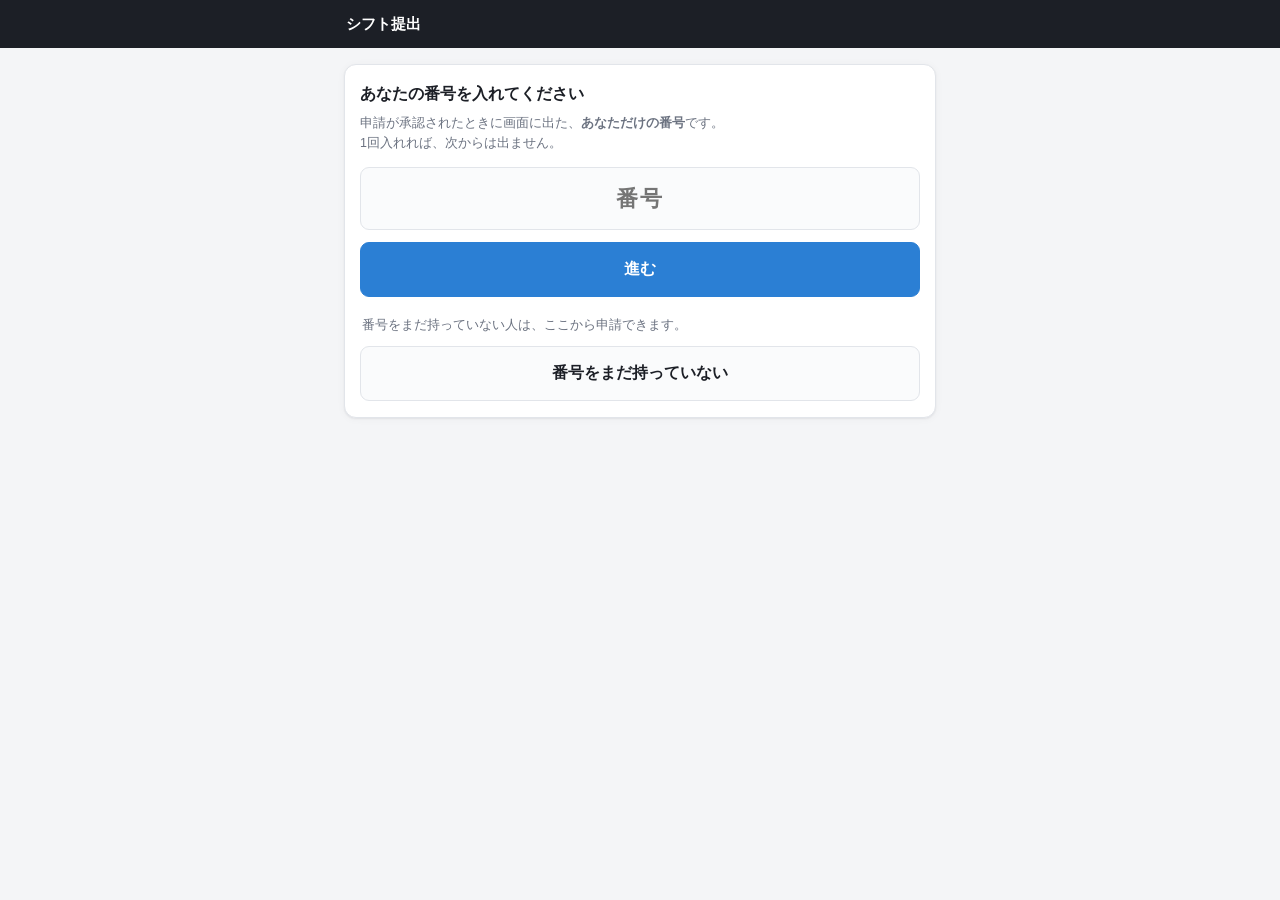
<file: shift/index.html>
<!doctype html>
<html lang="ja">
<head>
<meta charset="utf-8">
<meta name="viewport" content="width=device-width, initial-scale=1, viewport-fit=cover">
<meta name="color-scheme" content="light dark">
<title>シフト提出</title>

<!-- ホーム画面に追加したときの名前とアイコン。
     ★iPhoneが「追加」の画面に先に入れてくれる名前は
       apple-mobile-web-app-title です。打ち直さなくてもこの名前で追加できます。
       （アイコンの下は幅が狭いので、実際には途中までしか出ません）
     ★店舗の名前は入れません。このページは全店舗で同じURLを配っていて、
       誰なのかは番号で決まるためです。前は「バグる シフト提出」と
       書いてあったので、他の店舗の人にもそう見えていました。
       番号を入れたあとは、下の applyOpen がタブの名前を店舗名に変えます
     ★ホーム画面に追加ずみの人の名前は、ここを直しても変わりません
       （追加したときの名前が焼き付きます）。
     ★アイコンも**店舗を入れません**。前はバグるの牛の絵に「シフト」と
       帯を付けたものでした（`img/shift-icon-*.png`）。全店舗おなじURLなので、
       他の店舗の人のホーム画面にもバグるの牛が並びます。
       いまは**黒地に銀のS＋赤い帯**で、右に会社のマークが小さく入ります
       （2026-09-10 差し替え）。もとの絵は `素材/シフトアプリロゴ.png`。
       作り直す道具は `素材/シフトのアイコンを作る.py` です。
       ★店舗が増えても、ここは直さなくて済みます。
     ★アイコンの作り方（もとの絵を差し替えるときも同じ）
       もとの絵は**角丸と影が描き込まれていて、まわりが透明**でした。
       そのまま渡すと、iPhoneが**さらに自分で角を丸める**ので
       角丸の中に角丸ができ、透明だったところが**黒いふち**になります。
       なので**板の外側を、板の一番近い内側の色で埋めて**、四角いっぱいに
       伸ばしています。切り落としていないので、Sも矢印も文字も位置は元のままです。
       角はiPhoneとAndroidが丸めてくれます。
     ★会社のマーク（`img/t3dining-mark.png`）は**透明ではなく白い地が
       焼き込まれています**。そのまま黒の上に置くと白い四角が出ます。
       道具の中で白を抜いて、銀色に塗り替えてから置いています。
     ★写真のような絵はPNGが重くなります（前の金の板は512が398KBありました）。
       色の下位3bitを落として抑えています。見た目は変わりません。
     ★theme-color は 店舗の色（バグるの桃色）→ 青 → 紺 とたどってきました。
       いまはアイコンの黒にそろえています。 -->
<link rel="manifest" href="manifest.json">
<meta name="apple-mobile-web-app-capable" content="yes">
<meta name="apple-mobile-web-app-status-bar-style" content="black">
<meta name="apple-mobile-web-app-title" content="シフト提出">
<meta name="theme-color" content="#101113">
<link rel="apple-touch-icon" href="../img/shift-icon-180.png?v=ab0bd671">
<link rel="icon" href="../img/shift-icon-64.png?v=0254ff8c">

<link rel="stylesheet" href="css/submit.css?v=e8a6d2b3">
<meta name="app-version" content="d1c2b9a1">
</head>
<body>

<header class="head">
  <div class="head__inner">
    <span class="head__title" id="headTitle">シフト提出</span>
    <!-- ★普段は中身を出しません。押した人にだけ出し方を見せます。
         いつも出しておくと、慣れた人には毎回じゃまになるためです -->
    <button type="button" class="head__help is-hidden" id="helpBtn">
      <span aria-hidden="true">？</span><span>出し方</span>
    </button>
    <!-- ★★オーナーへ戻るボタンは**置きません**（2026-09-10、ko-dai の指示）。
         前は見本（テスト用）の番号で入ったときだけ出していましたが、
         **見本の番号は各店長も使えます**（マインの「配る番号」に並びます）。
         店長からオーナーへ行ける道になるので、**誰にも出さないことにしました。**
         ★このページは全店舗おなじURLを配っています。ここに1つでも
           他のアプリへの行き先を置くと、番号を持っている人全員の道になります。
           足したくなったら、まず「誰の手に番号があるか」を数えてください。 -->
  </div>
</header>

<main class="page">

  <!-- ===== 0. 読み込み中 =====
       ★はじめはこれを出します。番号を覚えている人にまで
         「番号を入れてください」が一瞬見えてしまうのを防ぐためです -->
  <section class="boot" id="boot">
    <span class="boot__spin" id="bootSpin" aria-hidden="true"></span>
    <p class="boot__text" id="bootText">読み込んでいます…</p>
    <button type="button" class="btn is-hidden" id="bootRetry">もう一度ためす</button>
  </section>

  <!-- ===== 1. 自分の番号 =====
       番号で誰なのかが決まります。名前を選ばせないので、
       他の人の名前で出すことはできません -->
  <section class="card is-hidden" id="gate">
    <h1 class="card__title">あなたの番号を入れてください</h1>
    <!-- ★番号は申請で配ります（2026-09-24、ko-dai さん「今番号をLINEで送る人はいません。今後登録する人は全て申請を出します」） -->
    <p class="card__note">
      申請が承認されたときに画面に出た、<b>あなただけの番号</b>です。<br>
      1回入れれば、次からは出ません。
    </p>
    <!-- ★英字が入ることもあるので type="text"。iPhoneが勝手に大文字にしたり
         直したりしないよう、autocapitalize / autocorrect / spellcheck を切っています -->
    <input type="text" autocomplete="off" autocapitalize="off"
           autocorrect="off" spellcheck="false"
           class="input input--big" id="gatePin" placeholder="番号">
    <p class="err is-hidden" id="gateErr"></p>
    <button type="button" class="btn btn--primary btn--wide" id="gateGo">進む</button>
    <!-- ★番号をまだ持っていない人の入口（2026-09-24、ko-dai さんの指示）。
         申請して、店長がワークスで承認すると、番号が自動で入ります -->
    <!-- ★はじめは隠しておき、js/config.js の SHIFT_REQ_ON が true のときだけ JS が出します（JS が動かなければ出ません） -->
    <div class="is-hidden" id="gateApplyBox">
      <p class="hint" style="margin-top:18px;">番号をまだ持っていない人は、ここから申請できます。</p>
      <button type="button" class="btn btn--wide" id="gateApply">番号をまだ持っていない</button>
    </div>
  </section>

  <!-- ===== 1b. 番号の申請（番号をまだ持っていない人） =====
       ★名前は本人が入れますが、**それだけでは誰にもなれません。**店長がワークスで承認して、
         はじめて番号が入ります（門番は店長の目です）。番号で誰なのかが決まるのは今までどおりです -->
  <section class="card is-hidden" id="apply">
    <h1 class="card__title">番号の申請</h1>
    <div id="applyForm">
      <p class="card__note">
        お店を選び、名前を入れて「申請する」を押してください。<br>
        <b>店長が承認すると、番号が自動で入ります</b>（番号を打たなくて大丈夫です）。
      </p>
      <!-- ★お店は複数選べます（2026-09-24、ko-dai さんの指示）。選んだお店ごとに申請が届き、
           お店ごとに承認されます。承認されたお店から提出できます。ボタンは js が入れます -->
      <div class="field">
        <span class="field__label" id="applyStoresLabel">お店（入っているお店を全部選んでください）</span>
        <div class="day__slots" id="applyStores" role="group" aria-labelledby="applyStoresLabel" style="flex-wrap:wrap;margin:0 0 10px;"></div>
      </div>
      <div class="field">
        <label class="field__label" for="applyName">名前</label>
        <input type="text" class="input" id="applyName" maxlength="20" autocomplete="off" placeholder="名前">
      </div>
      <!-- ★持ち場（2026-09-24、ko-dai さんの指示）。承認されると、この持ち場で名簿に入ります -->
      <div class="field">
        <label class="field__label" for="applyLane">持ち場</label>
        <select class="input" id="applyLane"></select>
      </div>
      <p class="err is-hidden" id="applyErr"></p>
      <button type="button" class="btn btn--primary btn--wide" id="applyGo">申請する</button>
      <button type="button" class="btn btn--wide" id="applyBack" style="margin-top:10px;">番号を持っている人はこちら</button>
    </div>
    <div class="is-hidden" id="applyWait">
      <p class="card__note">
        <b id="applyWho"></b>で申請しました。<br>
        承認されたお店から提出できるようになり、この画面が自動で進みます。
      </p>
      <p class="hint" id="applyState" style="white-space:pre-line;"></p>
      <button type="button" class="btn btn--primary btn--wide" id="applyCheck">もう一度確かめる</button>
      <button type="button" class="btn btn--wide" id="applyCancel" style="margin-top:10px;">申請をやめる</button>
    </div>
  </section>

  <!-- ===== 2. 希望を入れる ===== -->
  <section class="is-hidden" id="form">

    <!-- 誰のページか。開いた人が自分のものだと分かるように、大きく出します -->
    <div class="me" id="meCard">
      <span class="me__name" id="meName"></span>
      <span class="me__of">さんの シフト提出</span>
    </div>

    <!-- ★申請で承認されて番号が入ったとき、1度だけ番号を見せます（2026-09-24、マニュアルの指摘）。
         番号は申請した画面にしか入らないので、ホーム画面のアイコンや別のスマホで開くと、本人の知らない番号を聞かれるため -->
    <div class="card is-hidden" id="myCodeBox">
      <p class="card__note" style="margin:0;">承認されました。これが<b>あなたの番号</b>です。<br>
        ホーム画面のアイコンや、別のブラウザ・別のスマホで開くと、この番号を聞かれます。
        <b>スクリーンショットなどで控えておいてください。</b>他の人には見せないでください。</p>
      <p id="myCode" style="font-size:28px;font-weight:800;letter-spacing:.18em;text-align:center;margin:10px 0;"></p>
      <button type="button" class="btn btn--wide" id="myCodeOk">控えました</button>
    </div>

    <!-- ★申請で選んだお店のうち、まだ承認されていないお店（2026-09-24）。中身は js が入れます -->
    <div class="card is-hidden" id="applyRestBox">
      <p class="card__note" id="applyRest" style="white-space:pre-line;margin:0;"></p>
      <button type="button" class="btn btn--wide" id="applyRestCheck" style="margin-top:10px;">承認されたか確かめる</button>
    </div>

    <div class="card card--period">
      <div class="period">
        <span class="period__main" id="periodMain"></span>
        <span class="period__sub" id="periodSub"></span>
      </div>
      <p class="period__due is-hidden" id="periodDue"></p>
      <p class="period__state" id="periodState"></p>
    </div>

    <!-- ===== 今日のシフト（2026-10-11、ko-dai さんの指示） =====
         ★いま開いているお店の、今日のシフトを、時刻の表で出します（確定したシフトだけ）。
           表を描く部品は js/shift-sheet.js（ワークスの「今日のシフト」と同じもの）です -->
    <div class="past-bar" id="todayBar">
      <div class="past-bar__acts">
        <button type="button" class="btn" id="todayBtn">今日のシフト</button>
      </div>
    </div>

    <!-- ===== 決まったシフトを見るボタン（ページの上の方に置きます） =====
         ★募集を始めると、出す半月が新しい方に変わります。新しい方はまだ
           組んでいないので、決まっているシフトが画面から消えていました
           （2026-09-13、ko-dai の指摘）。
         ★中身は js が入れます。過去が1つもない店舗では、この箱ごと出しません -->
    <div class="past-bar is-hidden" id="pastBar">
      <div class="past-bar__acts">
        <button type="button" class="btn" id="pastPrevBtn">1つ前のシフトを見る</button>
        <button type="button" class="btn" id="pastListBtn">過去のシフト</button>
      </div>
      <!-- 期間のボタンを並べます。押すと、その期間のシフト表が下に出ます -->
      <div class="past-list is-hidden" id="pastList"></div>
    </div>

    <!-- 募集していないときは、ここだけ出します -->
    <div class="card is-hidden" id="closedBox">
      <h2 class="card__title" id="closedTitle">今は募集していません</h2>
      <p class="card__note" id="closedNote">
        次のシフトの募集がはじまると、ここに出ます。しばらくお待ちください。
      </p>
    </div>

    <!-- 確定したシフト。お店が「シフトを確定する」を押すと出ます -->
    <div class="card card--done is-hidden" id="builtBox">
      <h2 class="card__title" id="builtTitle">シフトが決まりました</h2>
      <p class="card__note">あなたの名前は<b>太字</b>で出ています。</p>
      <div class="built" id="builtList"></div>
      <button type="button" class="btn btn--wide" id="builtSave">画像で保存する</button>
      <p class="card__note" id="builtSaveNote">
        お店が印刷しているのと同じシフト表を、写真やファイルに残せます。
        LINEに送ることもできます。
      </p>
    </div>

    <!-- 出したあとの控え -->
    <div class="card card--done is-hidden" id="doneBox">
      <h2 class="card__title" id="doneTitle">出しました</h2>
      <p class="card__note">この内容で受け取りました。直したいときは、下から出し直せます。</p>
      <ul class="done-list" id="doneList"></ul>
    </div>

    <div id="entry">
      <p class="hint" id="slotHint"></p>
      <div class="days" id="days"></div>

      <p class="err is-hidden" id="sendErr"></p>

      <div class="foot">
        <button type="button" class="btn btn--primary btn--wide" id="send">提出する</button>
        <p class="foot__note">提出の期限の日の24時までは、何度でも出し直せます。</p>
      </div>
    </div>

    <button type="button" class="btn btn--plain" id="signOut">番号を入れ直す</button>
  </section>

</main>

<!-- ===== 今日のシフト =====
     「今日のシフト」を押したときだけ出ます。中身は js/submit.js が入れます（openToday）。
     ★枠は「出し方」と同じ部品です。表が横に長いので、幅だけ広げてあります -->
<div class="help is-hidden" id="today" role="dialog" aria-modal="true" aria-labelledby="todayTitle">
  <div class="help__back" id="todayBack"></div>
  <div class="help__panel" style="max-width:1100px;">
    <div class="help__head">
      <h2 class="help__title" id="todayTitle">今日のシフト</h2>
      <button type="button" class="help__x" id="todayClose" aria-label="閉じる">✕</button>
    </div>
    <!-- 前の日・次の日のボタン（2026-11-02）。見出しの下で動かしません。中身は js/submit.js の drawToday が入れます -->
    <div class="help__nav" id="todayNav"></div>
    <div class="help__body">
      <!-- ★min-width:0 … 枠が格子（grid）なので、付けないと表が枠ごと横に広がり、表だけを横に動かせません -->
      <div id="todayBody" style="min-width:0;"></div>
      <button type="button" class="btn btn--wide" id="todayClose2">閉じる</button>
    </div>
  </div>
</div>

<!-- ===== 出し方 =====
     「？出し方」を押したときだけ出ます。普段は畳んであります。
     ★中身はここに直に書いてあります。変えたいときは、この下の文だけ
       書きかえてください（JavaScript は触らなくて大丈夫です）。 -->
<div class="help is-hidden" id="help" role="dialog" aria-modal="true" aria-labelledby="helpTitle">
  <div class="help__back" id="helpBack"></div>
  <div class="help__panel">

    <div class="help__head">
      <h2 class="help__title" id="helpTitle">シフトの出し方</h2>
      <button type="button" class="help__x" id="helpClose" aria-label="閉じる">✕</button>
    </div>

    <!-- ★中身は js/submit.js が組み立てます（2026-09-13、ko-dai の指示）。
         ここにべた書きしていたのは**バグるの形だけ**で、popo と
         仕込み／営業の4店舗には**うその説明**が出ていました。
         いまは店舗ごとに、マネージ →シフト →「シフトの出し方」で直せます。 -->
    <div class="help__body">
      <div id="helpWays"></div>

      <button type="button" class="btn btn--wide" id="helpClose2">閉じる</button>
    </div>

  </div>
</div>

<script src="../js/config.js?v=93c9eb6b"></script>
<!-- シフト表を絵に描くところ。ワークスの「JPEGで保存」と同じものです -->
<script src="../js/shift-sheet.js?v=202d99f9"></script>
<script src="js/submit.js?v=45f4a638"></script>
</body>
</html>
</file>
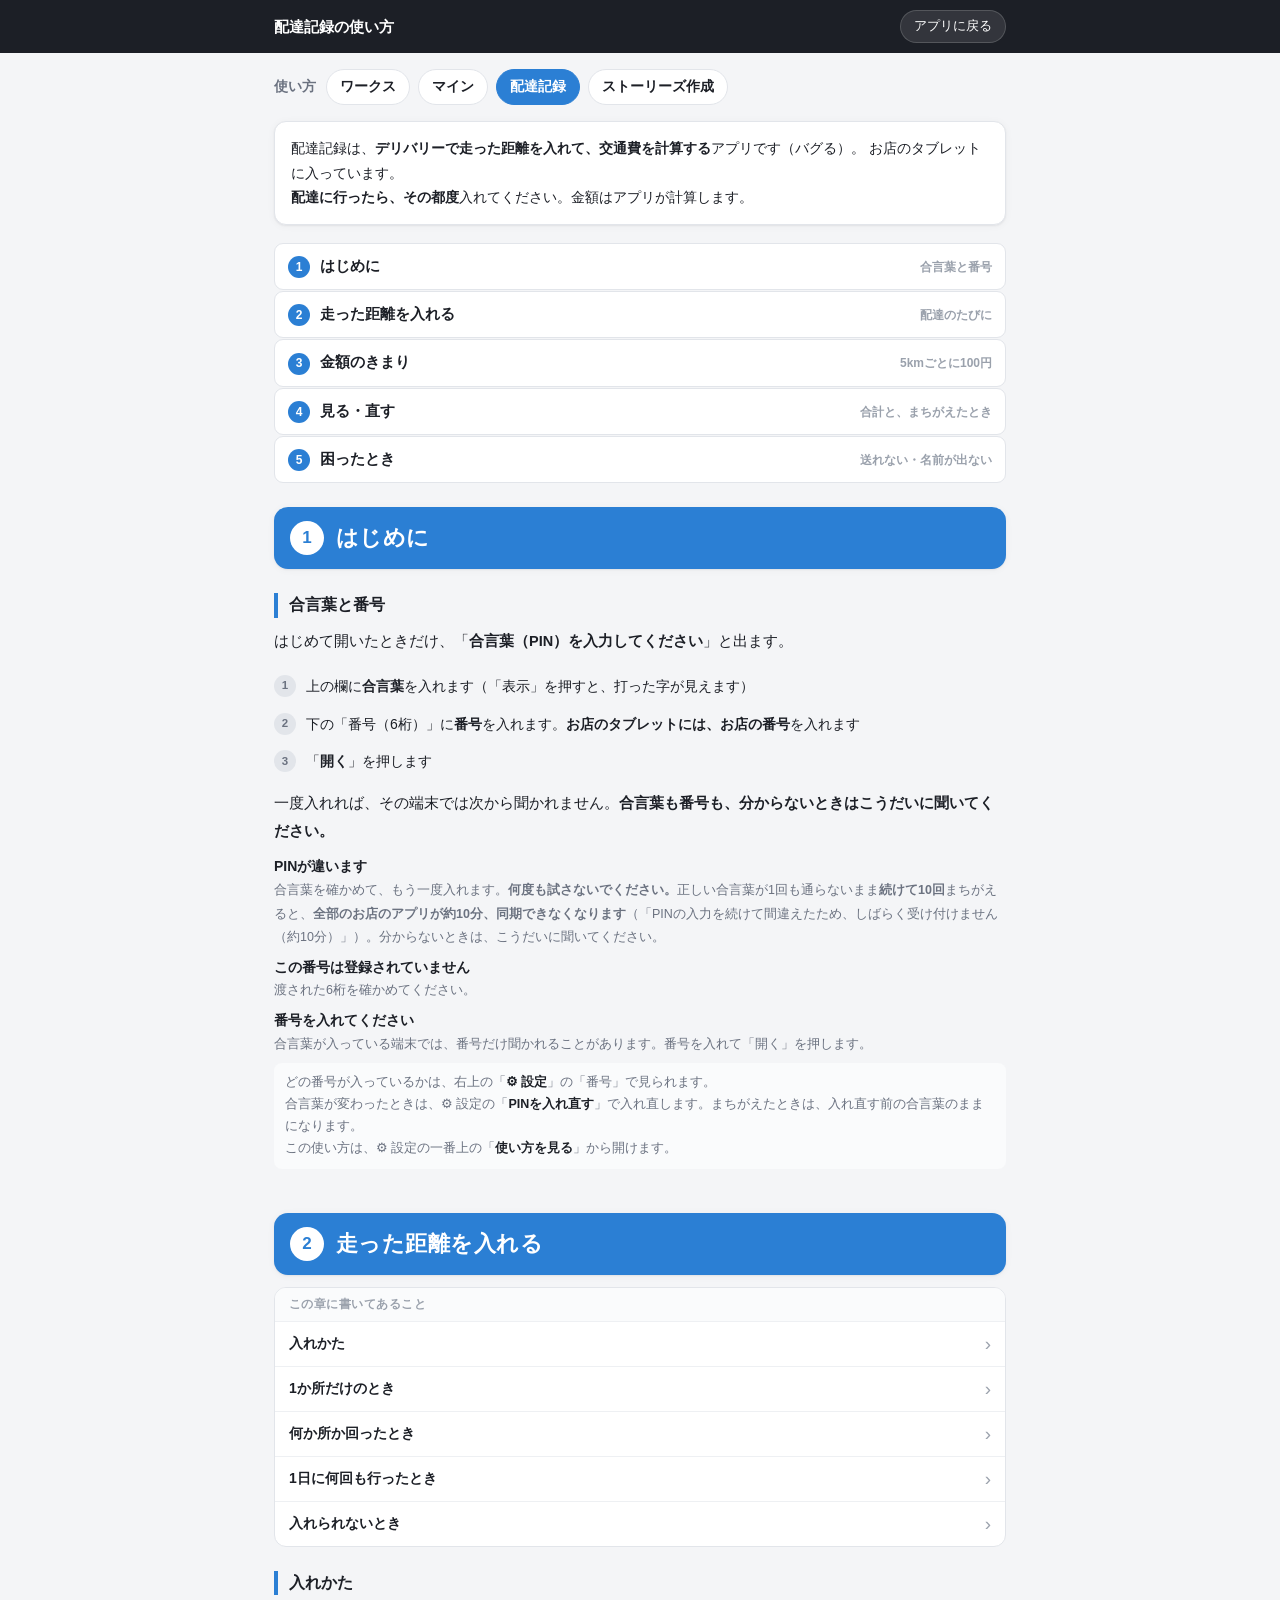
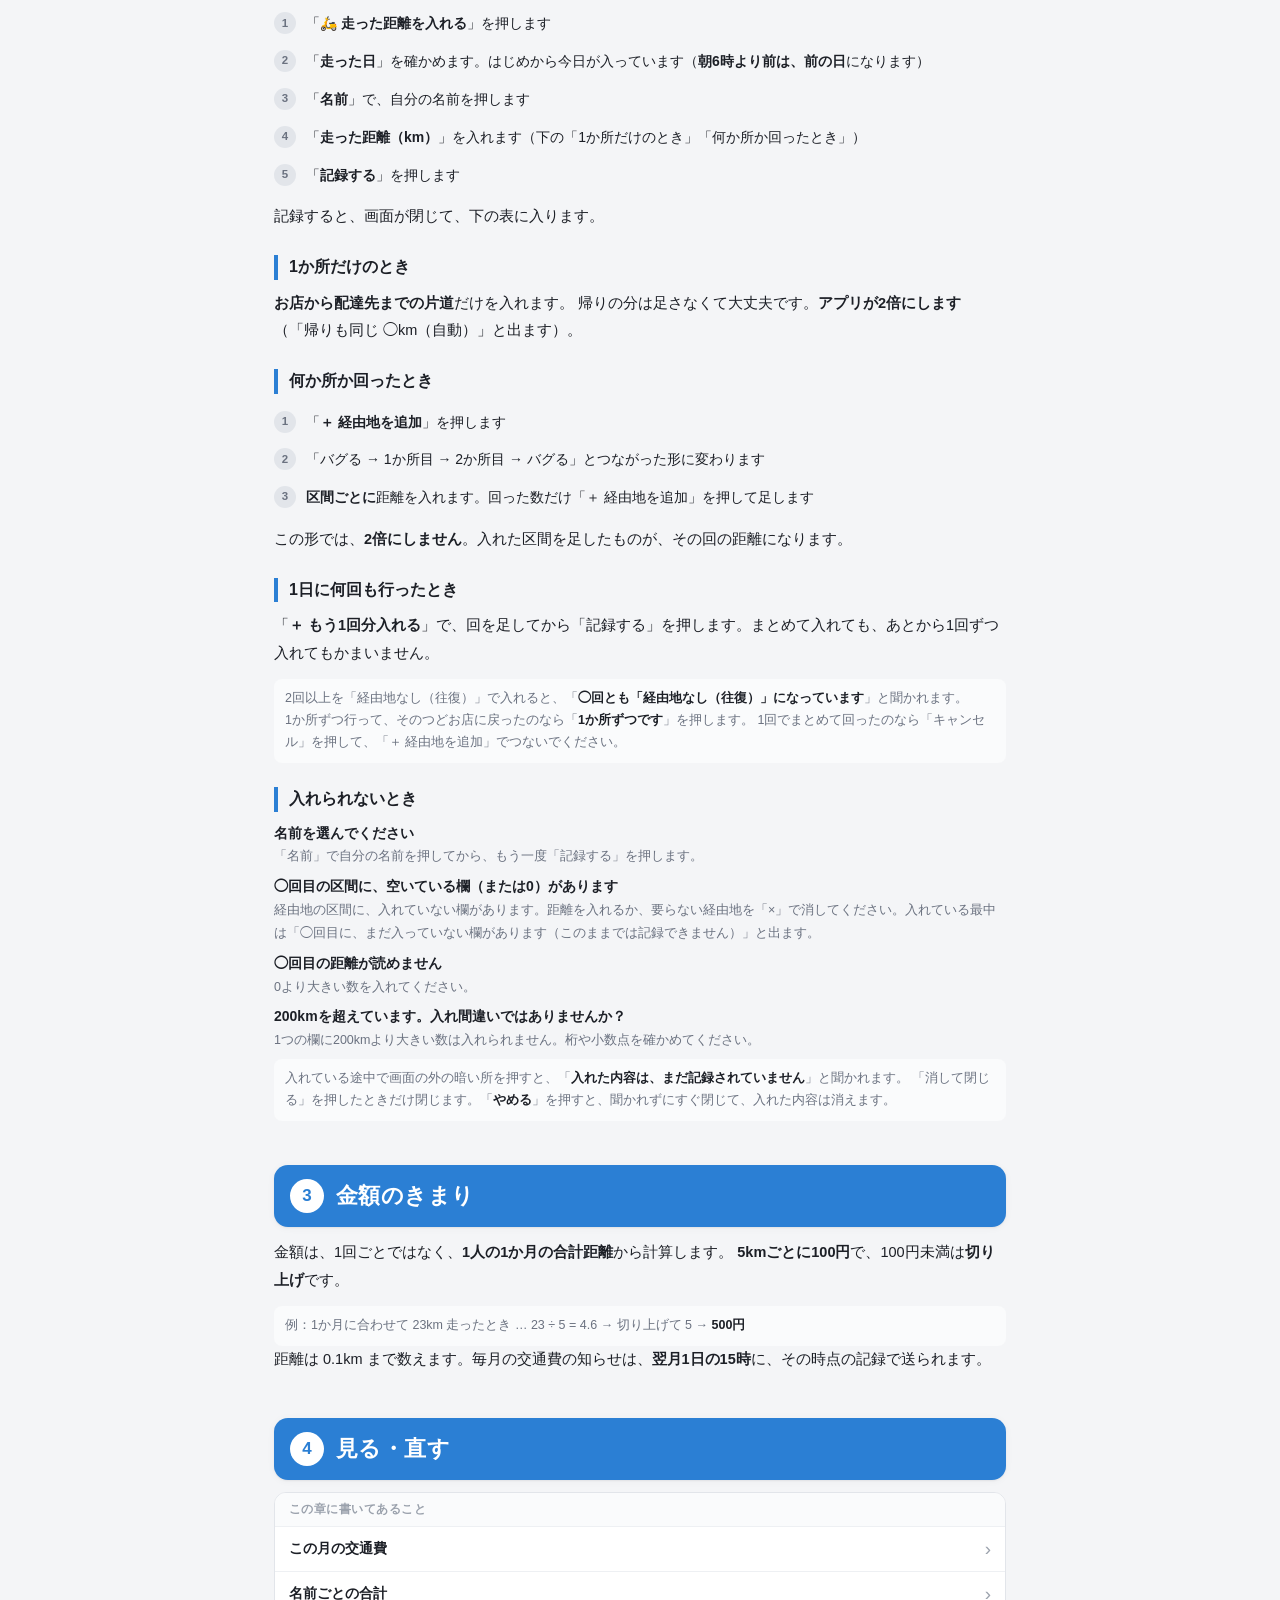
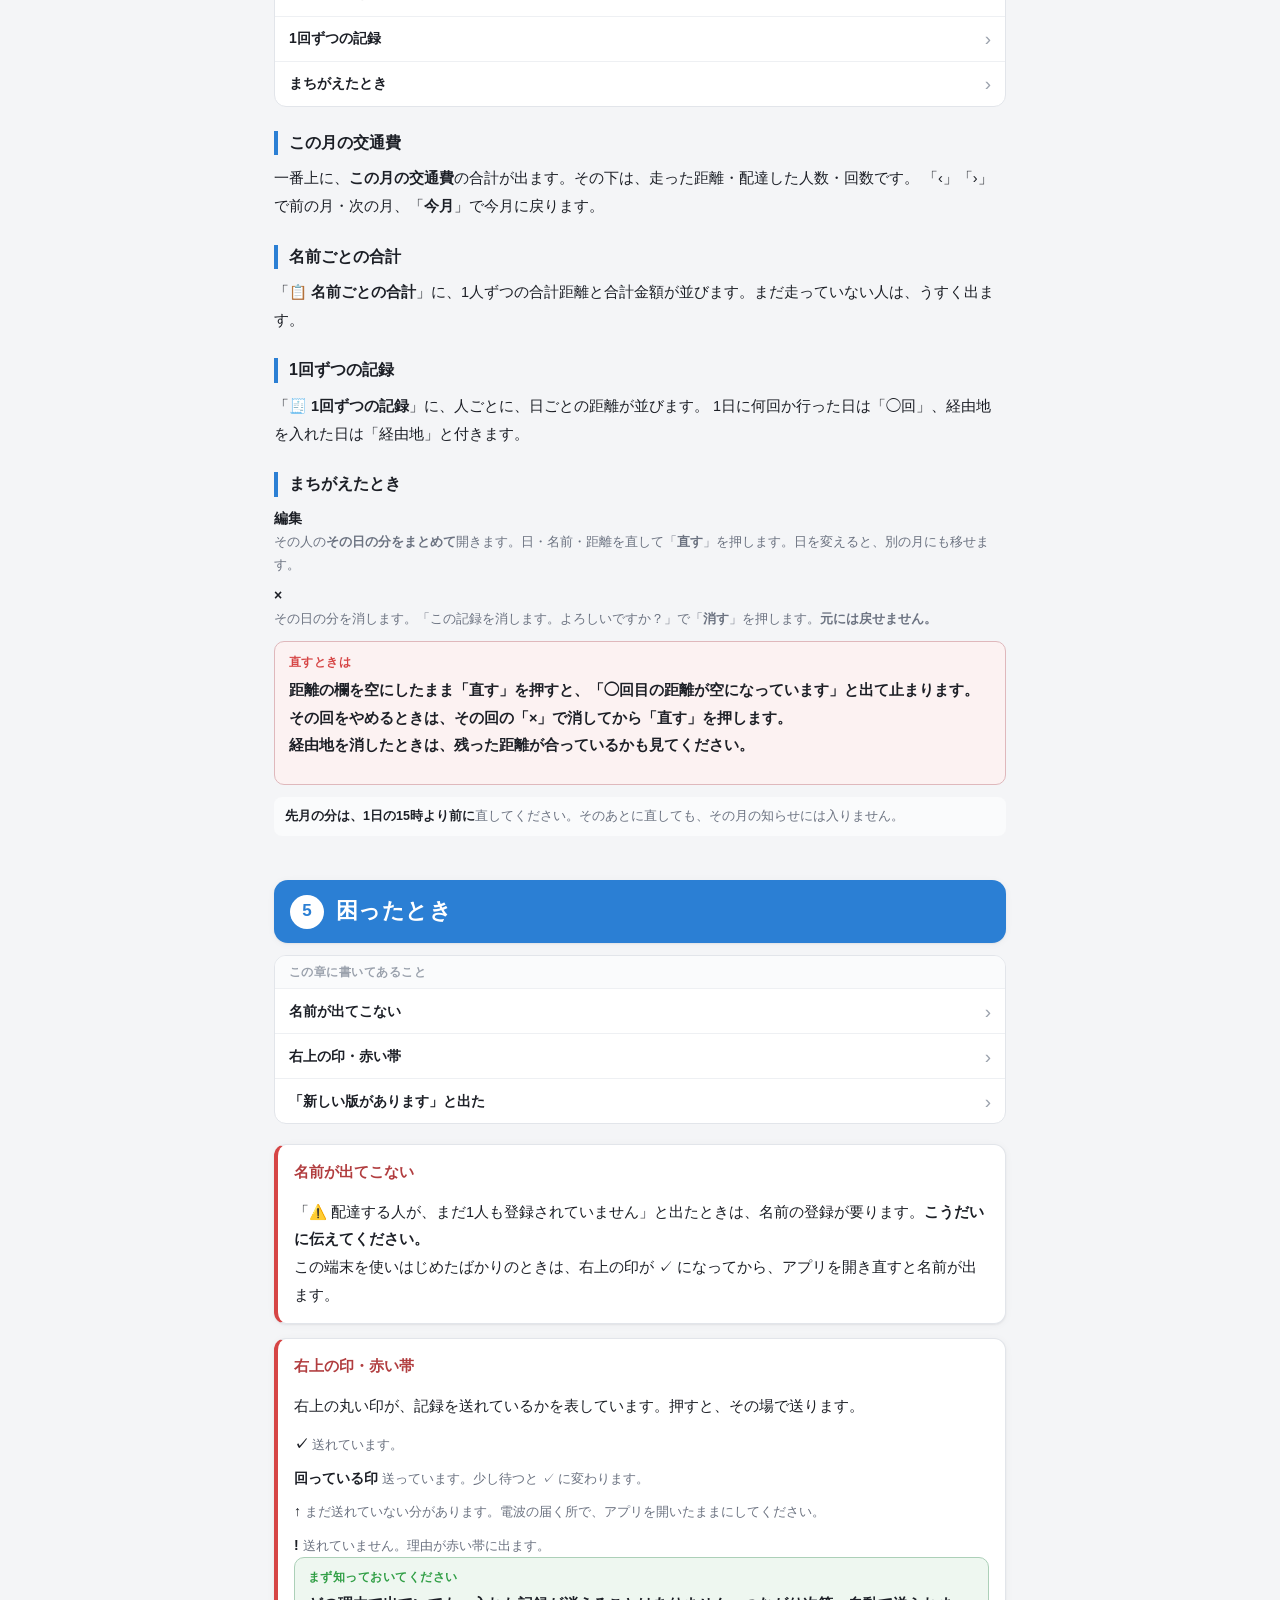
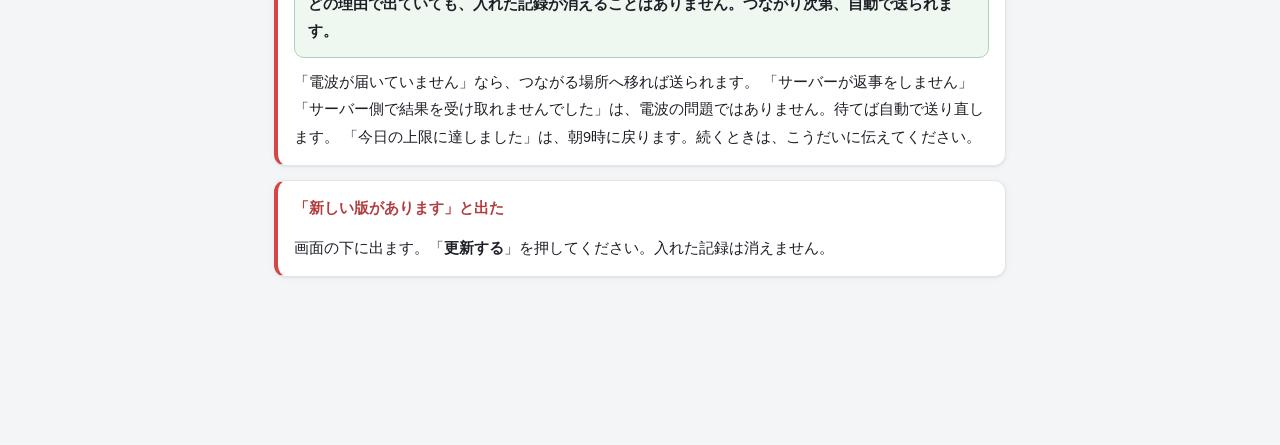
<file: help/drive/index.html>
<!doctype html>
<html lang="ja">
<head>
<meta charset="utf-8">
<meta name="viewport" content="width=device-width, initial-scale=1, viewport-fit=cover">
<title>配達記録の使い方</title>
<link rel="icon" type="image/png" sizes="64x64" href="../../img/drive-icon-64.png?v=7088d4ae">
<link rel="stylesheet" href="../../css/style.css?v=0220ee6b">
<link rel="stylesheet" href="../css/help.css?v=4011d0ad">
<!-- ★配達記録（drive/）の使い方。バグるで配達するアルバイト向けです（2026-09-19、ko-dai さんの指示で作りました）。
     ★文は drive/index.html・drive/js/drive.js・js/config.js（driveRound・driveYen）・js/sync.js の実物どおりです（2026-09-19 夜、配達記録の直し 410f74b5 に合わせました）。
     ★金額の例は作った数です。本物の名前・距離・金額・番号・合言葉は書きません。
     ★公開の道具が PDF「マニュアル/配達記録の使い方.pdf」を作ります（道具/公開する.py の `使い方の本`） -->
<meta name="app-version" content="d1c2b9a1">
</head>
<body>

<header class="help-header">
  <div class="help-header__inner">
    <span class="help-header__title">配達記録の使い方</span>
    <a class="help-back" id="helpBack" href="../../drive/">アプリに戻る</a>
  </div>
</header>

<div class="help-page">

  <div class="help-print-title">
    <div class="help-print-title__main">配達記録の使い方</div>
    <div class="help-print-title__sub" id="helpPrintSub">バグるで配達する人向け</div>
  </div>

  <ul class="help-others" aria-label="他の使い方">
    <li class="help-others__label">使い方</li>
    <li><a href="../">ワークス</a></li>
    <li><a href="../mine/">マイン</a></li>
    <li><a href="./" aria-current="page">配達記録</a></li>
    <li><a href="../story/">ストーリーズ作成</a></li>
  </ul>

  <p class="help-lead">
    配達記録は、<b>デリバリーで走った距離を入れて、交通費を計算する</b>アプリです（バグる）。
    お店のタブレットに入っています。<br>
    <b>配達に行ったら、その都度</b>入れてください。金額はアプリが計算します。
  </p>

  <ul class="help-toc">
    <li class="help-toc__item"><a href="#s1"><span class="help-toc__n">1</span>はじめに<span class="help-toc__sub">合言葉と番号</span></a></li>
    <li class="help-toc__item"><a href="#s2"><span class="help-toc__n">2</span>走った距離を入れる<span class="help-toc__sub">配達のたびに</span></a></li>
    <li class="help-toc__item"><a href="#s3"><span class="help-toc__n">3</span>金額のきまり<span class="help-toc__sub">5kmごとに100円</span></a></li>
    <li class="help-toc__item"><a href="#s4"><span class="help-toc__n">4</span>見る・直す<span class="help-toc__sub">合計と、まちがえたとき</span></a></li>
    <li class="help-toc__item"><a href="#s5"><span class="help-toc__n">5</span>困ったとき<span class="help-toc__sub">送れない・名前が出ない</span></a></li>
  </ul>

  <!-- ============================================================
       1. はじめに
       ★合言葉と番号の画面は drive/index.html の pinModal・drive.js の openPinModal／submitPin の実物どおりです
       ============================================================ -->
  <section class="help-sec" id="s1">
    <div class="help-sec__head"><span class="help-sec__n">1</span><h2 class="help-sec__title">はじめに</h2></div>

    <h3>合言葉と番号</h3>
    <p>はじめて開いたときだけ、「<b>合言葉（PIN）を入力してください</b>」と出ます。</p>
    <ol class="help-steps">
      <li>上の欄に<b>合言葉</b>を入れます（「表示」を押すと、打った字が見えます）</li>
      <li>下の「番号（6桁）」に<b>番号</b>を入れます。<b>お店のタブレットには、お店の番号</b>を入れます</li>
      <li>「<b>開く</b>」を押します</li>
    </ol>
    <p>一度入れれば、その端末では次から聞かれません。<b>合言葉も番号も、分からないときはこうだいに聞いてください。</b></p>

    <ul class="help-marks">
      <li class="help-marks__row"><span class="help-marks__text">
        <span class="help-marks__name" style="display:block;">PINが違います</span>
        <span class="help-marks__desc">合言葉を確かめて、もう一度入れます。<b>何度も試さないでください。</b>正しい合言葉が1回も通らないまま<b>続けて10回</b>まちがえると、<b>全部のお店のアプリが約10分、同期できなくなります</b>（「PINの入力を続けて間違えたため、しばらく受け付けません（約10分）」）。分からないときは、こうだいに聞いてください。</span>
      </span></li>
      <li class="help-marks__row"><span class="help-marks__text">
        <span class="help-marks__name" style="display:block;">この番号は登録されていません</span>
        <span class="help-marks__desc">渡された6桁を確かめてください。</span>
      </span></li>
      <li class="help-marks__row"><span class="help-marks__text">
        <span class="help-marks__name" style="display:block;">番号を入れてください</span>
        <span class="help-marks__desc">合言葉が入っている端末では、番号だけ聞かれることがあります。番号を入れて「開く」を押します。</span>
      </span></li>
    </ul>

    <div class="help-note">
      どの番号が入っているかは、右上の「<b>⚙ 設定</b>」の「番号」で見られます。<br>
      合言葉が変わったときは、⚙ 設定の「<b>PINを入れ直す</b>」で入れ直します。まちがえたときは、入れ直す前の合言葉のままになります。<br>
      この使い方は、⚙ 設定の一番上の「<b>使い方を見る</b>」から開けます。
    </div>
  </section>

  <!-- ============================================================
       2. 走った距離を入れる
       ★入れる画面は drive/index.html の入力の小窓と drive.js（経由地・もう1回分・確かめ）の実物どおりです
       ============================================================ -->
  <section class="help-sec" id="s2">
    <div class="help-sec__head"><span class="help-sec__n">2</span><h2 class="help-sec__title">走った距離を入れる</h2></div>

    <h3>入れかた</h3>
    <ol class="help-steps">
      <li>「<b>🛵 走った距離を入れる</b>」を押します</li>
      <li>「<b>走った日</b>」を確かめます。はじめから今日が入っています（<b>朝6時より前は、前の日</b>になります）</li>
      <li>「<b>名前</b>」で、自分の名前を押します</li>
      <li>「<b>走った距離（km）</b>」を入れます（下の「1か所だけのとき」「何か所か回ったとき」）</li>
      <li>「<b>記録する</b>」を押します</li>
    </ol>
    <p>記録すると、画面が閉じて、下の表に入ります。</p>

    <h3>1か所だけのとき</h3>
    <p>
      <b>お店から配達先までの片道</b>だけを入れます。
      帰りの分は足さなくて大丈夫です。<b>アプリが2倍にします</b>（「帰りも同じ ◯km（自動）」と出ます）。
    </p>

    <h3>何か所か回ったとき</h3>
    <ol class="help-steps">
      <li>「<b>＋ 経由地を追加</b>」を押します</li>
      <li>「バグる → 1か所目 → 2か所目 → バグる」とつながった形に変わります</li>
      <li><b>区間ごとに</b>距離を入れます。回った数だけ「＋ 経由地を追加」を押して足します</li>
    </ol>
    <p>この形では、<b>2倍にしません</b>。入れた区間を足したものが、その回の距離になります。</p>

    <h3>1日に何回も行ったとき</h3>
    <p>
      「<b>＋ もう1回分入れる</b>」で、回を足してから「記録する」を押します。まとめて入れても、あとから1回ずつ入れてもかまいません。
    </p>
    <div class="help-note">
      2回以上を「経由地なし（往復）」で入れると、「<b>◯回とも「経由地なし（往復）」になっています</b>」と聞かれます。<br>
      1か所ずつ行って、そのつどお店に戻ったのなら「<b>1か所ずつです</b>」を押します。
      1回でまとめて回ったのなら「キャンセル」を押して、「＋ 経由地を追加」でつないでください。
    </div>

    <h3>入れられないとき</h3>
    <ul class="help-marks">
      <li class="help-marks__row"><span class="help-marks__text">
        <span class="help-marks__name" style="display:block;">名前を選んでください</span>
        <span class="help-marks__desc">「名前」で自分の名前を押してから、もう一度「記録する」を押します。</span>
      </span></li>
      <li class="help-marks__row"><span class="help-marks__text">
        <span class="help-marks__name" style="display:block;">◯回目の区間に、空いている欄（または0）があります</span>
        <span class="help-marks__desc">経由地の区間に、入れていない欄があります。距離を入れるか、要らない経由地を「×」で消してください。入れている最中は「◯回目に、まだ入っていない欄があります（このままでは記録できません）」と出ます。</span>
      </span></li>
      <li class="help-marks__row"><span class="help-marks__text">
        <span class="help-marks__name" style="display:block;">◯回目の距離が読めません</span>
        <span class="help-marks__desc">0より大きい数を入れてください。</span>
      </span></li>
      <li class="help-marks__row"><span class="help-marks__text">
        <span class="help-marks__name" style="display:block;">200kmを超えています。入れ間違いではありませんか？</span>
        <span class="help-marks__desc">1つの欄に200kmより大きい数は入れられません。桁や小数点を確かめてください。</span>
      </span></li>
    </ul>

    <div class="help-note">
      入れている途中で画面の外の暗い所を押すと、「<b>入れた内容は、まだ記録されていません</b>」と聞かれます。
      「消して閉じる」を押したときだけ閉じます。「<b>やめる</b>」を押すと、聞かれずにすぐ閉じて、入れた内容は消えます。
    </div>
  </section>

  <!-- ============================================================
       3. 金額のきまり
       ★js/config.js の driveYen（1人1か月の合計距離から、5kmごとに100円・切り上げ）の実物どおり。例の数は作ったものです
       ============================================================ -->
  <section class="help-sec" id="s3">
    <div class="help-sec__head"><span class="help-sec__n">3</span><h2 class="help-sec__title">金額のきまり</h2></div>

    <p>
      金額は、1回ごとではなく、<b>1人の1か月の合計距離</b>から計算します。
      <b>5kmごとに100円</b>で、100円未満は<b>切り上げ</b>です。
    </p>
    <div class="help-note">
      例：1か月に合わせて 23km 走ったとき … 23 ÷ 5 = 4.6 → 切り上げて 5 → <b>500円</b>
    </div>
    <p>距離は 0.1km まで数えます。毎月の交通費の知らせは、<b>翌月1日の15時</b>に、その時点の記録で送られます。</p>
  </section>

  <!-- ============================================================
       4. 見る・直す
       ★表と「編集」「×」は drive.js の renderTotals・renderLog・openEdit・askDelete の実物どおりです
       ============================================================ -->
  <section class="help-sec" id="s4">
    <div class="help-sec__head"><span class="help-sec__n">4</span><h2 class="help-sec__title">見る・直す</h2></div>

    <h3>この月の交通費</h3>
    <p>
      一番上に、<b>この月の交通費</b>の合計が出ます。その下は、走った距離・配達した人数・回数です。
      「‹」「›」で前の月・次の月、「<b>今月</b>」で今月に戻ります。
    </p>

    <h3>名前ごとの合計</h3>
    <p>「<b>📋 名前ごとの合計</b>」に、1人ずつの合計距離と合計金額が並びます。まだ走っていない人は、うすく出ます。</p>

    <h3>1回ずつの記録</h3>
    <p>
      「<b>🧾 1回ずつの記録</b>」に、人ごとに、日ごとの距離が並びます。
      1日に何回か行った日は「◯回」、経由地を入れた日は「経由地」と付きます。
    </p>

    <h3>まちがえたとき</h3>
    <ul class="help-marks">
      <li class="help-marks__row"><span class="help-marks__text">
        <span class="help-marks__name" style="display:block;">編集</span>
        <span class="help-marks__desc">その人の<b>その日の分をまとめて</b>開きます。日・名前・距離を直して「<b>直す</b>」を押します。日を変えると、別の月にも移せます。</span>
      </span></li>
      <li class="help-marks__row"><span class="help-marks__text">
        <span class="help-marks__name" style="display:block;">×</span>
        <span class="help-marks__desc">その日の分を消します。「この記録を消します。よろしいですか？」で「<b>消す</b>」を押します。<b>元には戻せません。</b></span>
      </span></li>
    </ul>
    <div class="help-important">
      <span class="help-important__label">直すときは</span>
      <p>
        距離の欄を空にしたまま「直す」を押すと、「<b>◯回目の距離が空になっています</b>」と出て止まります。
        その回をやめるときは、その回の「<b>×</b>」で消してから「直す」を押します。<br>
        経由地を消したときは、残った距離が合っているかも見てください。
      </p>
    </div>
    <div class="help-note">
      <b>先月の分は、1日の15時より前に</b>直してください。そのあとに直しても、その月の知らせには入りません。
    </div>
  </section>

  <!-- ============================================================
       5. 困ったとき
       ★印と帯の文は js/sync.js（この失敗はなにか・legendHtml）と drive.js の実物どおり。ワークスの使い方12番（困ったとき）と同じ仕組みです
       ============================================================ -->
  <section class="help-sec" id="s5">
    <div class="help-sec__head"><span class="help-sec__n">5</span><h2 class="help-sec__title">困ったとき</h2></div>

    <div class="help-q">
      <p class="help-q__title">名前が出てこない</p>
      <p>
        「⚠️ 配達する人が、まだ1人も登録されていません」と出たときは、名前の登録が要ります。<b>こうだいに伝えてください。</b><br>
        この端末を使いはじめたばかりのときは、右上の印が ✓ になってから、アプリを開き直すと名前が出ます。
      </p>
    </div>

    <div class="help-q">
      <p class="help-q__title">右上の印・赤い帯</p>
      <p>右上の丸い印が、記録を送れているかを表しています。押すと、その場で送ります。</p>
      <ul class="help-marks">
        <li class="help-marks__row"><span class="help-marks__text">
          <span class="help-marks__name">✓</span>
          <span class="help-marks__desc">送れています。</span>
        </span></li>
        <li class="help-marks__row"><span class="help-marks__text">
          <span class="help-marks__name">回っている印</span>
          <span class="help-marks__desc">送っています。少し待つと ✓ に変わります。</span>
        </span></li>
        <li class="help-marks__row"><span class="help-marks__text">
          <span class="help-marks__name">↑</span>
          <span class="help-marks__desc">まだ送れていない分があります。電波の届く所で、アプリを開いたままにしてください。</span>
        </span></li>
        <li class="help-marks__row"><span class="help-marks__text">
          <span class="help-marks__name">!</span>
          <span class="help-marks__desc">送れていません。理由が赤い帯に出ます。</span>
        </span></li>
      </ul>
      <div class="help-first">
        <span class="help-first__label">まず知っておいてください</span>
        <p>どの理由で出ていても、<b>入れた記録が消えることはありません。</b>つながり次第、自動で送られます。</p>
      </div>
      <p>
        「電波が届いていません」なら、つながる場所へ移れば送られます。
        「サーバーが返事をしません」「サーバー側で結果を受け取れませんでした」は、電波の問題ではありません。待てば自動で送り直します。
        「今日の上限に達しました」は、朝9時に戻ります。続くときは、こうだいに伝えてください。
      </p>
    </div>

    <div class="help-q">
      <p class="help-q__title">「新しい版があります」と出た</p>
      <p>画面の下に出ます。「<b>更新する</b>」を押してください。入れた記録は消えません。</p>
    </div>

  </section>

</div>

<script src="../js/help.js?v=0619d3be"></script>

</body>
</html>
</file>
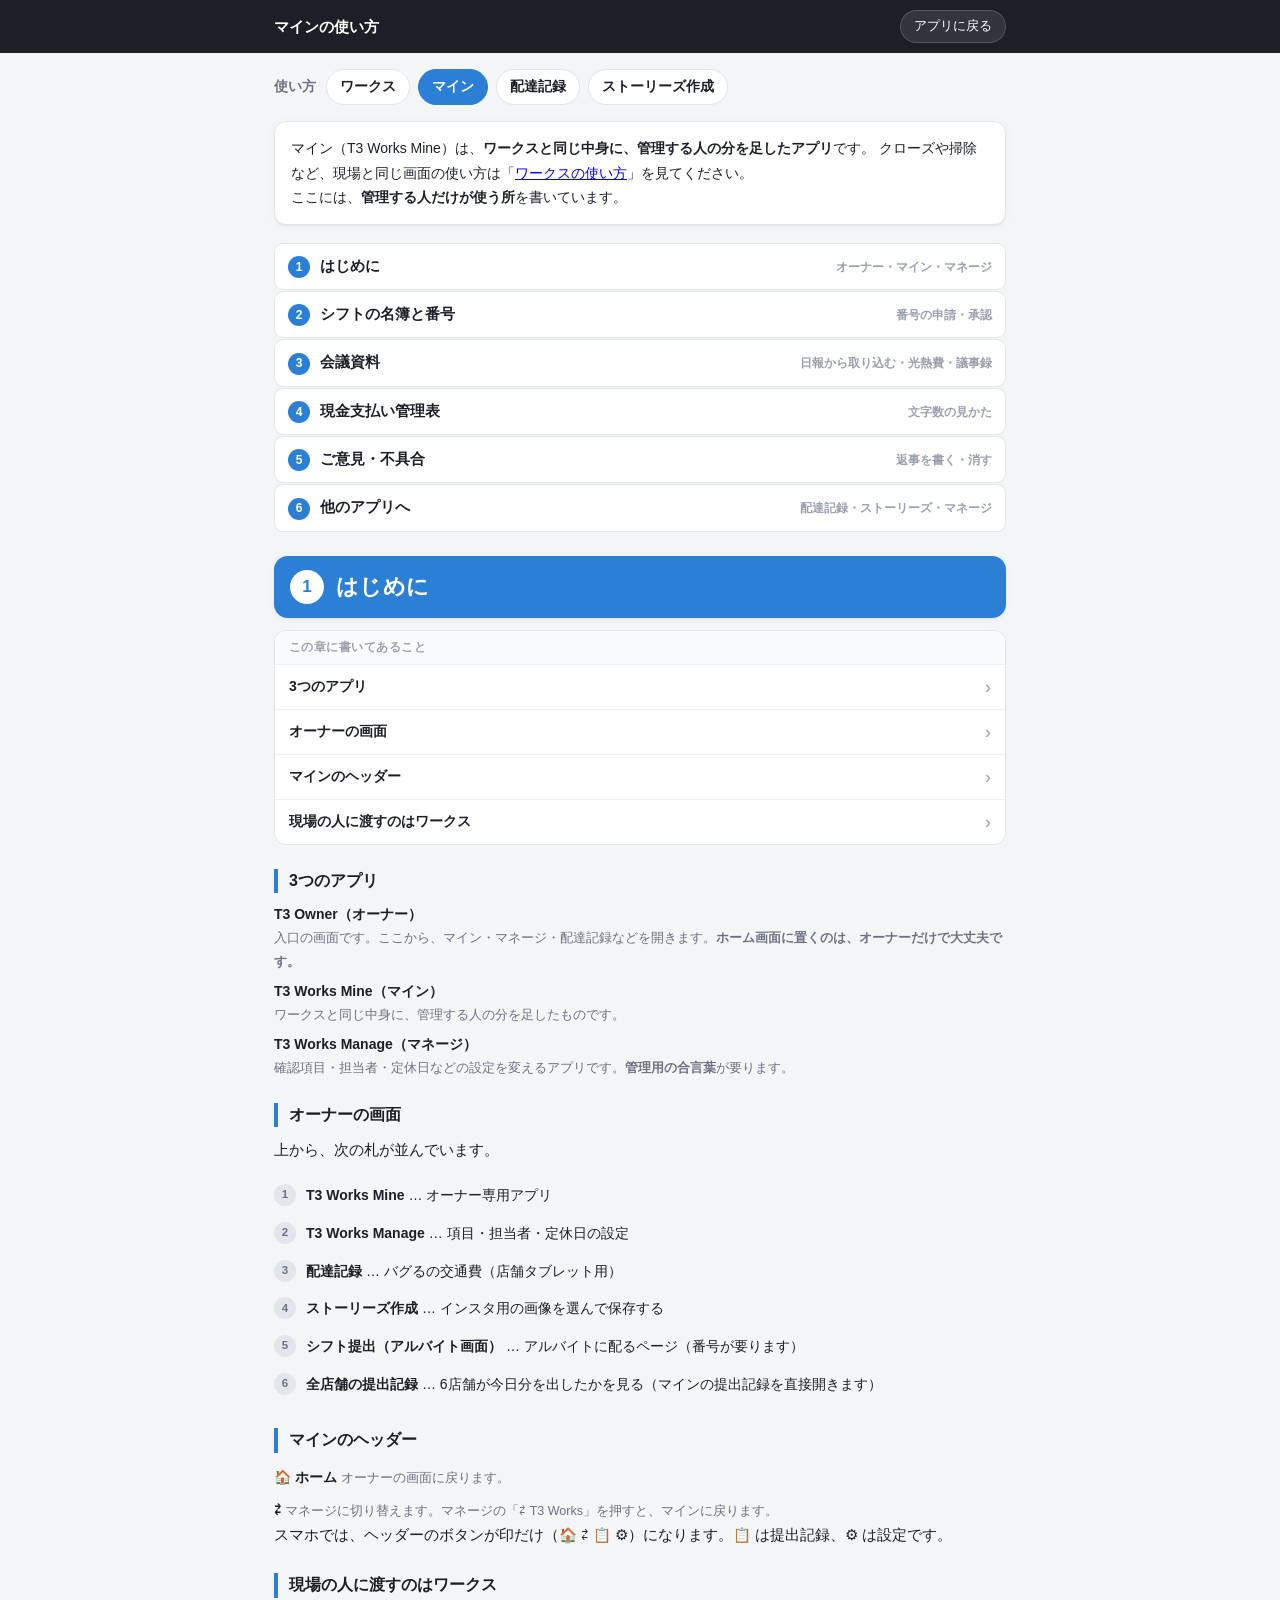
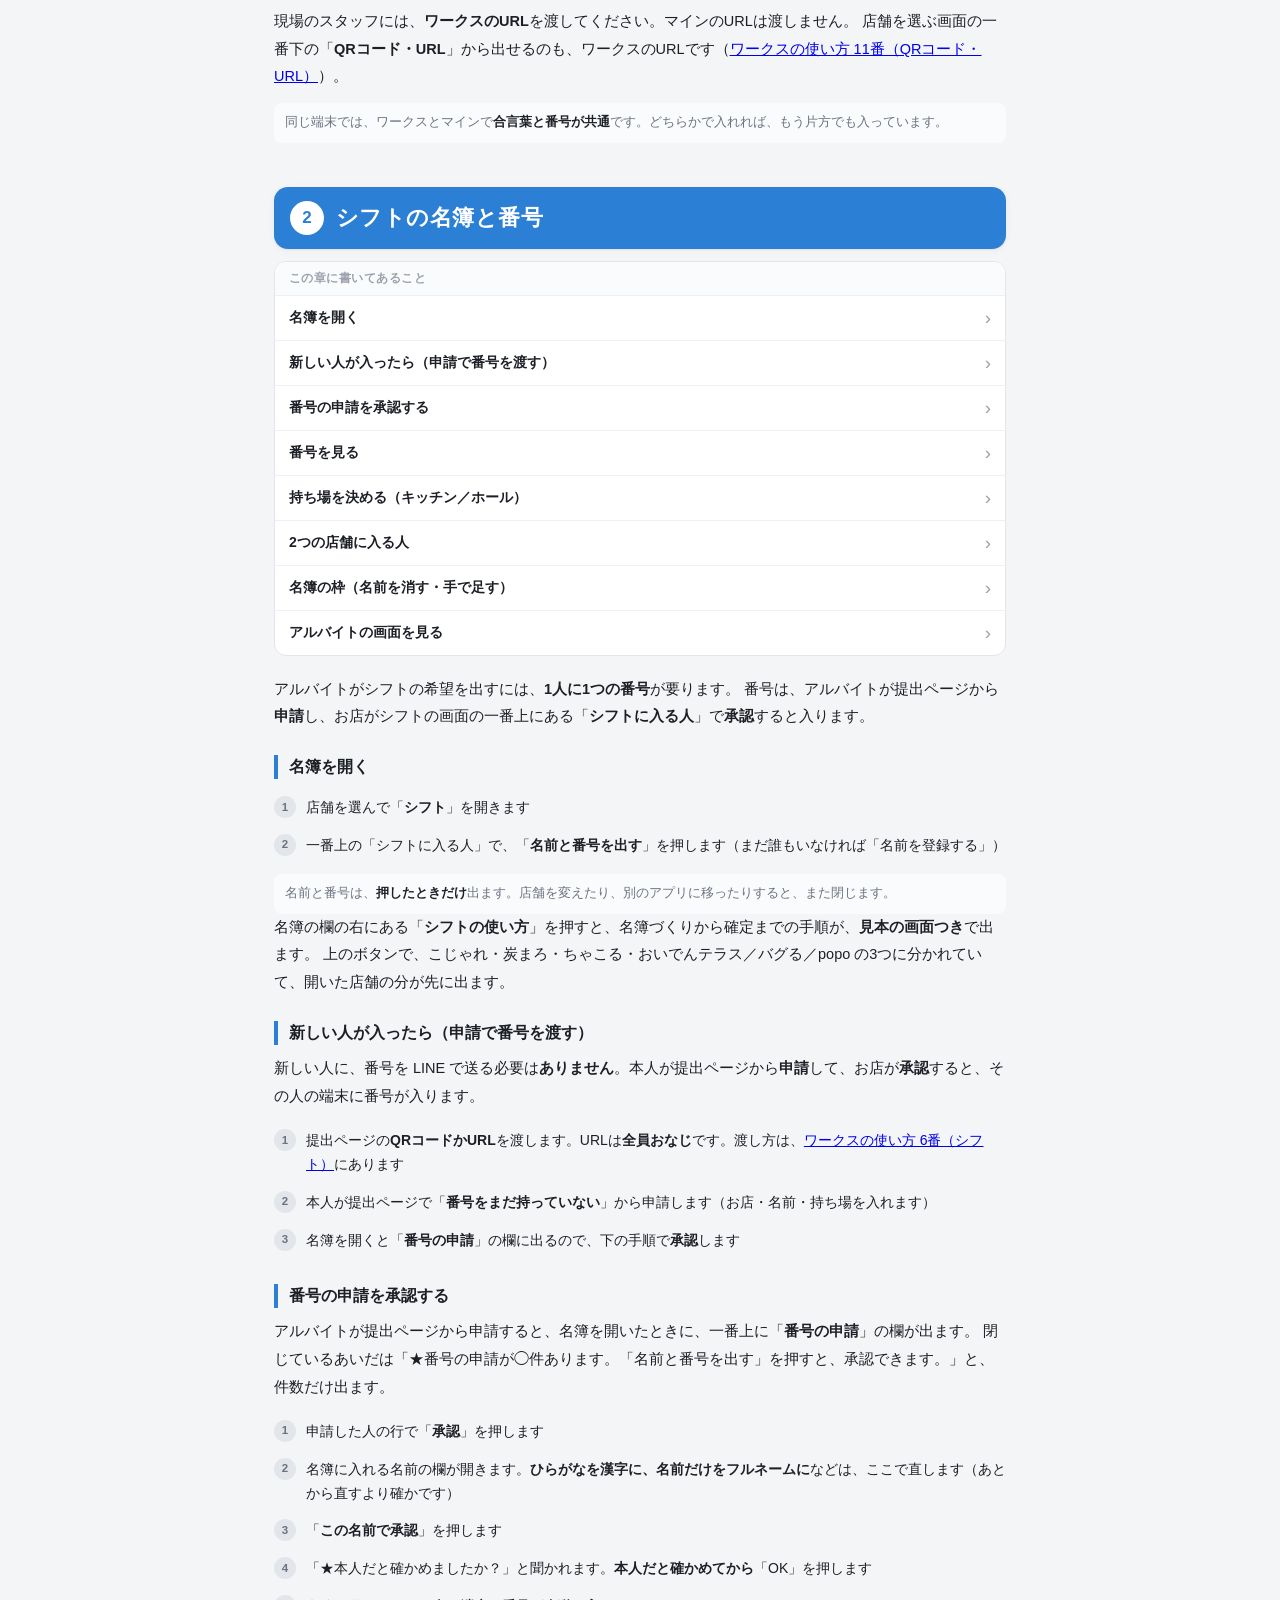
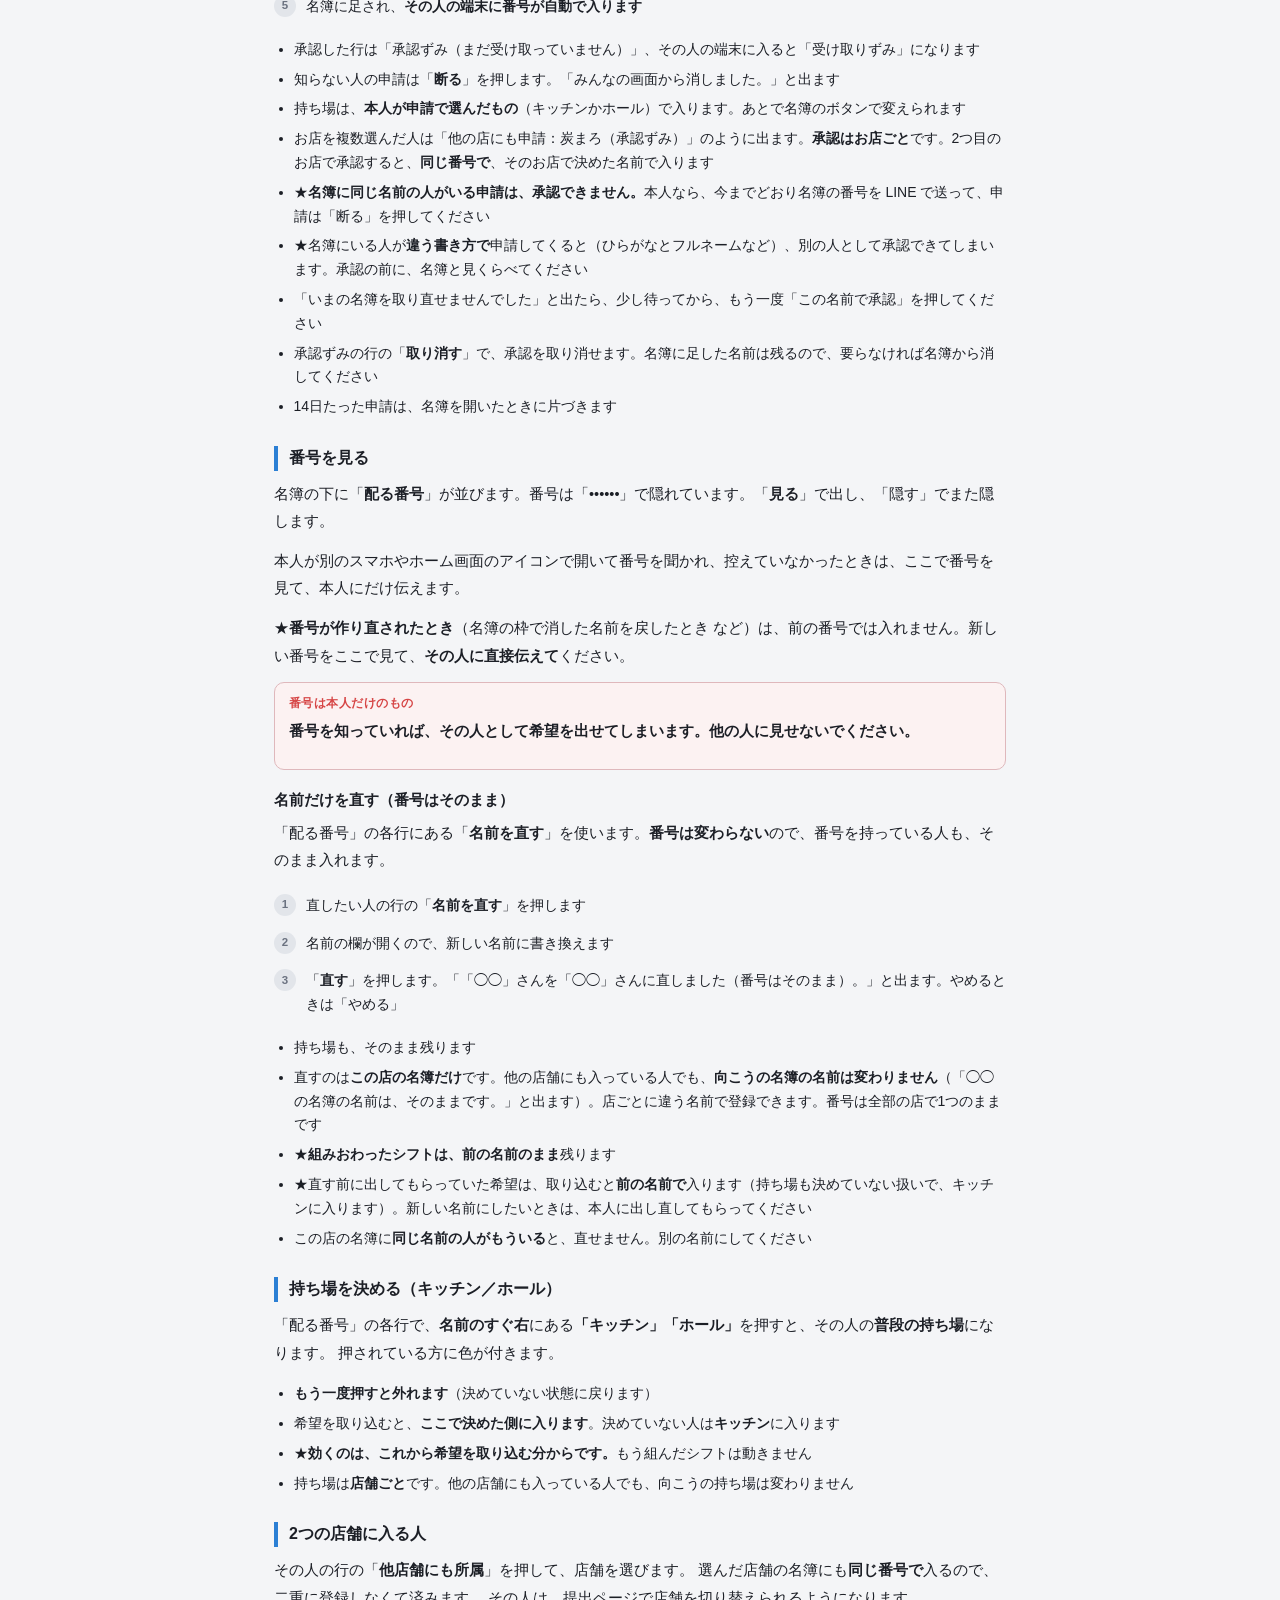
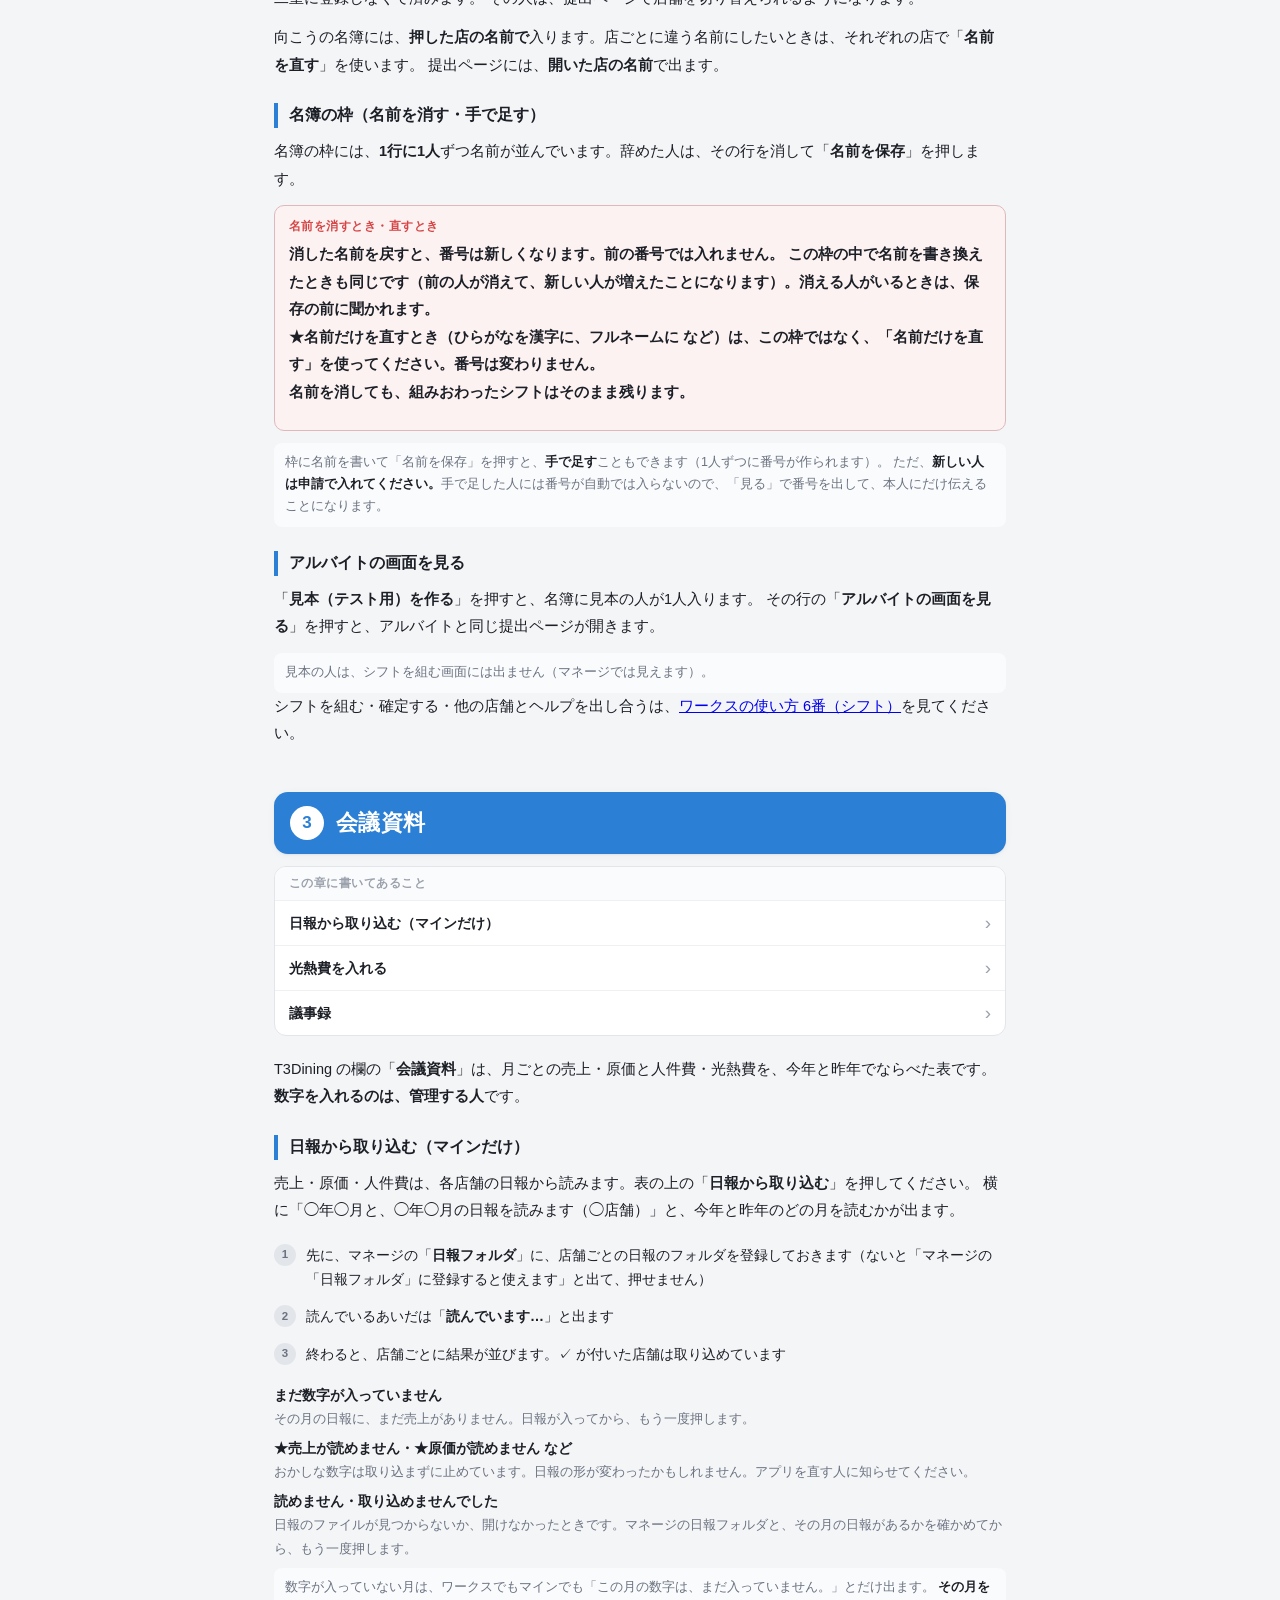
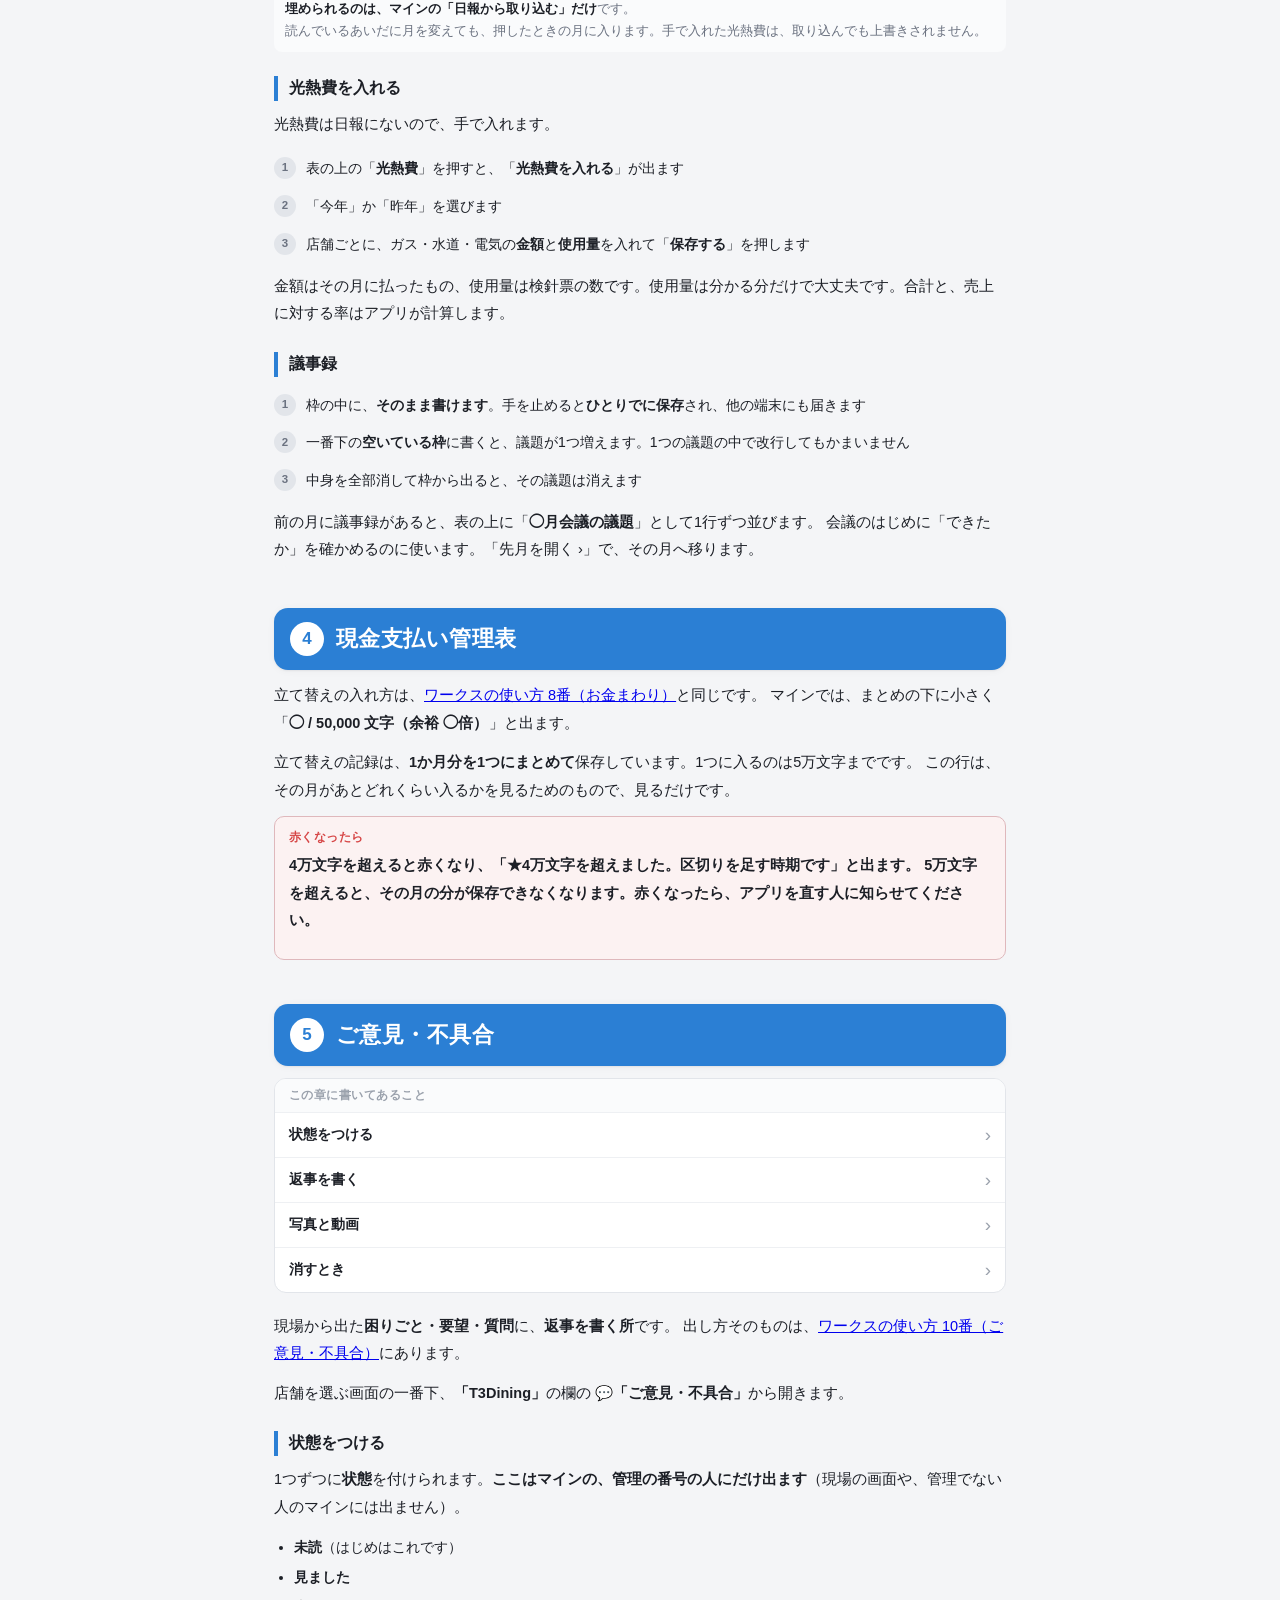
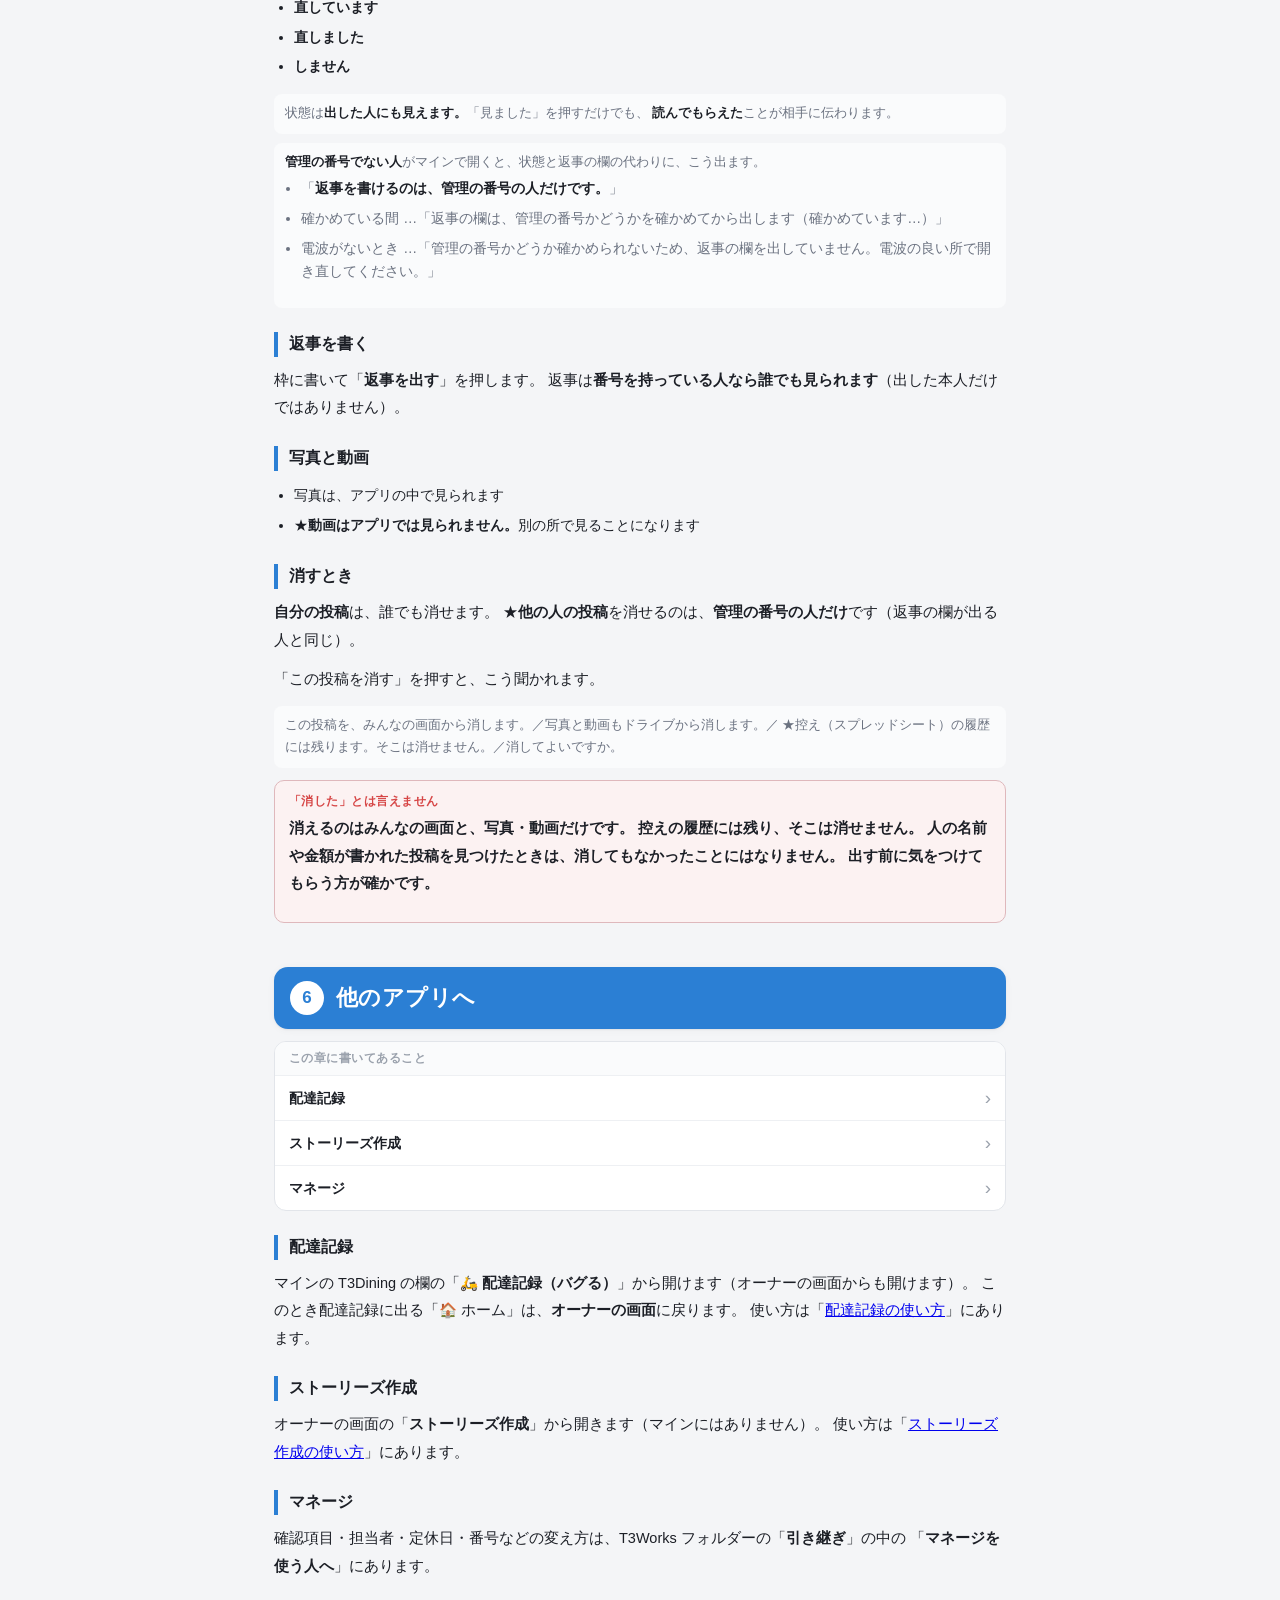
<file: help/mine/index.html>
<!doctype html>
<html lang="ja">
<head>
<meta charset="utf-8">
<meta name="viewport" content="width=device-width, initial-scale=1, viewport-fit=cover">
<title>マインの使い方</title>
<link rel="icon" type="image/png" sizes="64x64" href="../../img/mine-icon-64.png?v=ea09f133">
<link rel="stylesheet" href="../../css/style.css?v=0220ee6b">
<link rel="stylesheet" href="../css/help.css?v=4011d0ad">
<!-- ★マイン（T3 Works Mine）の使い方。管理する人向けです（2026-09-19、ko-dai さんの指示で作りました）。
     ★ワークスと同じ画面の使い方は「ワークスの使い方」（../）にあります。ここは、管理する人だけが使う所を書きます。
       マインにしかないもの（body の data-mode="mine" と .mine-only で出し分け）と、
       ワークスにもあるが管理する人が使う所（シフトの名簿・会議資料の光熱費と議事録）です。
     ★見た目と動きは ../css/help.css と ../js/help.js（4つの使い方で同じもの）。
     ★公開の道具が PDF「マニュアル/マインの使い方.pdf」を作ります（道具/公開する.py の `使い方の本`）。
     ★人の名前・番号・金額・合言葉は書きません。例は ◯ にします -->
<meta name="app-version" content="d1c2b9a1">
</head>
<body>

<header class="help-header">
  <div class="help-header__inner">
    <span class="help-header__title">マインの使い方</span>
    <a class="help-back" id="helpBack" href="../../mine/">アプリに戻る</a>
  </div>
</header>

<div class="help-page">

  <div class="help-print-title">
    <div class="help-print-title__main">マインの使い方</div>
    <div class="help-print-title__sub" id="helpPrintSub">管理する人向け</div>
  </div>

  <ul class="help-others" aria-label="他の使い方">
    <li class="help-others__label">使い方</li>
    <li><a href="../">ワークス</a></li>
    <li><a href="./" aria-current="page">マイン</a></li>
    <li><a href="../drive/">配達記録</a></li>
    <li><a href="../story/">ストーリーズ作成</a></li>
  </ul>

  <p class="help-lead">
    マイン（T3 Works Mine）は、<b>ワークスと同じ中身に、管理する人の分を足したアプリ</b>です。
    クローズや掃除など、現場と同じ画面の使い方は「<a href="../">ワークスの使い方</a>」を見てください。<br>
    ここには、<b>管理する人だけが使う所</b>を書いています。
  </p>

  <ul class="help-toc">
    <li class="help-toc__item"><a href="#s1"><span class="help-toc__n">1</span>はじめに<span class="help-toc__sub">オーナー・マイン・マネージ</span></a></li>
    <li class="help-toc__item"><a href="#s2"><span class="help-toc__n">2</span>シフトの名簿と番号<span class="help-toc__sub">番号の申請・承認</span></a></li>
    <li class="help-toc__item"><a href="#s3"><span class="help-toc__n">3</span>会議資料<span class="help-toc__sub">日報から取り込む・光熱費・議事録</span></a></li>
    <li class="help-toc__item"><a href="#s4"><span class="help-toc__n">4</span>現金支払い管理表<span class="help-toc__sub">文字数の見かた</span></a></li>
    <li class="help-toc__item"><a href="#s5"><span class="help-toc__n">5</span>ご意見・不具合<span class="help-toc__sub">返事を書く・消す</span></a></li>
    <li class="help-toc__item"><a href="#s6"><span class="help-toc__n">6</span>他のアプリへ<span class="help-toc__sub">配達記録・ストーリーズ・マネージ</span></a></li>
  </ul>

  <!-- ============================================================
       1. はじめに
       ★オーナーの札は owner/index.html、マインのヘッダーのボタンは index.html（🏠 ホーム・⇄）の実物どおりです
       ============================================================ -->
  <section class="help-sec" id="s1">
    <div class="help-sec__head"><span class="help-sec__n">1</span><h2 class="help-sec__title">はじめに</h2></div>

    <h3>3つのアプリ</h3>
    <ul class="help-marks">
      <li class="help-marks__row"><span class="help-marks__text">
        <span class="help-marks__name" style="display:block;">T3 Owner（オーナー）</span>
        <span class="help-marks__desc">入口の画面です。ここから、マイン・マネージ・配達記録などを開きます。<b>ホーム画面に置くのは、オーナーだけで大丈夫です。</b></span>
      </span></li>
      <li class="help-marks__row"><span class="help-marks__text">
        <span class="help-marks__name" style="display:block;">T3 Works Mine（マイン）</span>
        <span class="help-marks__desc">ワークスと同じ中身に、管理する人の分を足したものです。</span>
      </span></li>
      <li class="help-marks__row"><span class="help-marks__text">
        <span class="help-marks__name" style="display:block;">T3 Works Manage（マネージ）</span>
        <span class="help-marks__desc">確認項目・担当者・定休日などの設定を変えるアプリです。<b>管理用の合言葉</b>が要ります。</span>
      </span></li>
    </ul>

    <h3>オーナーの画面</h3>
    <p>上から、次の札が並んでいます。</p>
    <ol class="help-steps">
      <li><b>T3 Works Mine</b> … オーナー専用アプリ</li>
      <li><b>T3 Works Manage</b> … 項目・担当者・定休日の設定</li>
      <li><b>配達記録</b> … バグるの交通費（店舗タブレット用）</li>
      <li><b>ストーリーズ作成</b> … インスタ用の画像を選んで保存する</li>
      <li><b>シフト提出（アルバイト画面）</b> … アルバイトに配るページ（番号が要ります）</li>
      <li><b>全店舗の提出記録</b> … 6店舗が今日分を出したかを見る（マインの提出記録を直接開きます）</li>
    </ol>

    <h3>マインのヘッダー</h3>
    <ul class="help-marks">
      <li class="help-marks__row"><span class="help-marks__text">
        <span class="help-marks__name">🏠 ホーム</span>
        <span class="help-marks__desc">オーナーの画面に戻ります。</span>
      </span></li>
      <li class="help-marks__row"><span class="help-marks__text">
        <span class="help-marks__name">⇄</span>
        <span class="help-marks__desc">マネージに切り替えます。マネージの「⇄ T3 Works」を押すと、マインに戻ります。</span>
      </span></li>
    </ul>
    <p>スマホでは、ヘッダーのボタンが印だけ（🏠 ⇄ 📋 ⚙）になります。📋 は提出記録、⚙ は設定です。</p>

    <h3>現場の人に渡すのはワークス</h3>
    <p>
      現場のスタッフには、<b>ワークスのURL</b>を渡してください。マインのURLは渡しません。
      店舗を選ぶ画面の一番下の「<b>QRコード・URL</b>」から出せるのも、ワークスのURLです（<a href="../#s11">ワークスの使い方 11番（QRコード・URL）</a>）。
    </p>
    <div class="help-note">
      同じ端末では、ワークスとマインで<b>合言葉と番号が共通</b>です。どちらかで入れれば、もう片方でも入っています。
    </div>
  </section>

  <!-- ============================================================
       2. シフトの名簿と番号
       ★js/app.js の renderShiftRoster・shiftCodeList の実物どおりです（ワークスにもマインにもあります）。
         組む・QR・ヘルプの出し合いは、ワークスの使い方の6番にあります
       ============================================================ -->
  <section class="help-sec" id="s2">
    <div class="help-sec__head"><span class="help-sec__n">2</span><h2 class="help-sec__title">シフトの名簿と番号</h2></div>

    <p>
      アルバイトがシフトの希望を出すには、<b>1人に1つの番号</b>が要ります。
      番号は、アルバイトが提出ページから<b>申請</b>し、お店がシフトの画面の一番上にある「<b>シフトに入る人</b>」で<b>承認</b>すると入ります。
    </p>

    <!-- ★★名簿の手順は、ワークスの使い方（help/index.html）の6章にも同じものがあります（2026-09-24、ko-dai さんの指示）。
         直すときは両方。食いちがうと .claude/skills/t3works-manual/test_名簿の手順.py が鳴ります。
         本ごとに違ってよいのは data-book の中だけです -->
    <!--名簿の手順:はじめ-->
    <h3>名簿を開く</h3>
    <ol class="help-steps">
      <li>店舗を選んで「<b>シフト</b>」を開きます</li>
      <li>一番上の「シフトに入る人」で、「<b>名前と番号を出す</b>」を押します（まだ誰もいなければ「名前を登録する」）</li>
    </ol>
    <div class="help-note">
      名前と番号は、<b>押したときだけ</b>出ます。店舗を変えたり、別のアプリに移ったりすると、また閉じます。
    </div>
    <!-- ★「シフトの使い方」（シフト 4638176d、ko-dai さんの指示。js/app.js の shiftGuideBtn・openShiftGuide）。
         中身はワークスの使い方6章と重なる2か所目。持ち主はシフト。6章の手順を変えたら、シフトに知らせる -->
    <p>
      名簿の欄の右にある「<b>シフトの使い方</b>」を押すと、名簿づくりから確定までの手順が、<b>見本の画面つき</b>で出ます。
      上のボタンで、こじゃれ・炭まろ・ちゃこる・おいでんテラス／バグる／popo の3つに分かれていて、開いた店舗の分が先に出ます。
    </p>

    <!-- ★2026-09-24、ko-dai さんの決め（シフト ef8c9936）：番号を LINE で送るのをやめ、新しい人は全員申請で入る。
         名簿の［コピー］・送りずみのチェック・「全員に送りました」は消えた（マネージの名簿には残っている。番号を作り直したときに届ける道のため） -->
    <h3>新しい人が入ったら（申請で番号を渡す）</h3>
    <p>
      新しい人に、番号を LINE で送る必要は<b>ありません</b>。本人が提出ページから<b>申請</b>して、お店が<b>承認</b>すると、その人の端末に番号が入ります。
    </p>
    <ol class="help-steps">
      <li>提出ページの<b>QRコードかURL</b>を渡します。URLは<b>全員おなじ</b>です。渡し方は、<span data-book="mine"><a href="../#s6">ワークスの使い方 6番（シフト）</a>にあります</span></li>
      <li>本人が提出ページで「<b>番号をまだ持っていない</b>」から申請します（お店・名前・持ち場を入れます）</li>
      <li>名簿を開くと「<b>番号の申請</b>」の欄に出るので、下の手順で<b>承認</b>します</li>
    </ol>

    <!-- ★番号の申請の承認（js/app.js の shiftReqBox・shiftReqApprove・shiftReqDeny・shiftReqFresh）。2026-09-24 に書いた。
         ★誰が承認・断ったかはサーバーが書く。行に理由・連絡先・メモを書かない決まり（シートの版履歴は消せない）なので、使い方でも書かせない -->
    <h3>番号の申請を承認する</h3>
    <p>
      アルバイトが提出ページから申請すると、名簿を開いたときに、一番上に「<b>番号の申請</b>」の欄が出ます。
      閉じているあいだは「★番号の申請が◯件あります。「名前と番号を出す」を押すと、承認できます。」と、件数だけ出ます。
    </p>
    <ol class="help-steps">
      <li>申請した人の行で「<b>承認</b>」を押します</li>
      <li>名簿に入れる名前の欄が開きます。<b>ひらがなを漢字に、名前だけをフルネームに</b>などは、ここで直します（あとから直すより確かです）</li>
      <li>「<b>この名前で承認</b>」を押します</li>
      <li>「★本人だと確かめましたか？」と聞かれます。<b>本人だと確かめてから</b>「OK」を押します</li>
      <li>名簿に足され、<b>その人の端末に番号が自動で入ります</b></li>
    </ol>
    <ul class="help-list">
      <li>承認した行は「承認ずみ（まだ受け取っていません）」、その人の端末に入ると「受け取りずみ」になります</li>
      <li>知らない人の申請は「<b>断る</b>」を押します。「みんなの画面から消しました。」と出ます</li>
      <li>持ち場は、<b>本人が申請で選んだもの</b>（キッチンかホール）で入ります。あとで名簿のボタンで変えられます</li>
      <li>お店を複数選んだ人は「他の店にも申請：炭まろ（承認ずみ）」のように出ます。<b>承認はお店ごと</b>です。2つ目のお店で承認すると、<b>同じ番号で</b>、そのお店で決めた名前で入ります</li>
      <li>★<b>名簿に同じ名前の人がいる申請は、承認できません。</b>本人なら、今までどおり名簿の番号を LINE で送って、申請は「断る」を押してください</li>
      <li>★名簿にいる人が<b>違う書き方で</b>申請してくると（ひらがなとフルネームなど）、別の人として承認できてしまいます。承認の前に、名簿と見くらべてください</li>
      <li>「いまの名簿を取り直せませんでした」と出たら、少し待ってから、もう一度「この名前で承認」を押してください</li>
      <li>承認ずみの行の「<b>取り消す</b>」で、承認を取り消せます。名簿に足した名前は残るので、要らなければ名簿から消してください</li>
      <li>14日たった申請は、名簿を開いたときに片づきます</li>
    </ul>


    <h3>番号を見る</h3>
    <p>名簿の下に「<b>配る番号</b>」が並びます。番号は「••••••」で隠れています。「<b>見る</b>」で出し、「隠す」でまた隠します。</p>
    <p>
      本人が別のスマホやホーム画面のアイコンで開いて番号を聞かれ、控えていなかったときは、ここで番号を見て、本人にだけ伝えます。
    </p>
    <!-- ★「1人ずつ届ける」はなくなっていない。出番が変わっただけ（本部の指摘・2026-09-25）。
         新しい人＝申請。番号が作り直されたとき（枠で消した名前を戻した・マネージの「作り直す」＝ shiftReissue）＝いまも手で届ける。
         マネージの名簿に送りずみのチェックが残っているのはこのため（js/app.js の名簿のコメント・js/share.js の「別に」も同じ） -->
    <p>
      ★<b>番号が作り直されたとき</b>（名簿の枠で消した名前を戻したとき など）は、前の番号では入れません。新しい番号をここで見て、<b>その人に直接伝えて</b>ください。
    </p>
    <div class="help-important">
      <span class="help-important__label">番号は本人だけのもの</span>
      <p>番号を知っていれば、その人として希望を出せてしまいます。<b>他の人に見せないでください。</b></p>
    </div>

    <!-- ★2026-09-24、シフトの分野の知らせ（ko-dai さんの指示。公開 24901d4f）。中身は js/config.js の shiftRename、
         欄は js/app.js の shiftRenameBox。ワークス・マイン・マネージの3つが同じものを呼びます。
         ★公開 aed63083 から、直すのは**その店の名簿だけ**（ko-dai さんの指示。前は他店舗の名簿もそろえていた）。
         ★番号の申請（承認）は、最初の1件が本番で通ってから書く（ko-dai さんの決め）。ここにはまだ入れない -->
    <h4>名前だけを直す（番号はそのまま）</h4>
    <p>
      「配る番号」の各行にある「<b>名前を直す</b>」を使います。<b>番号は変わらない</b>ので、番号を持っている人も、そのまま入れます。
    </p>
    <ol class="help-steps">
      <li>直したい人の行の「<b>名前を直す</b>」を押します</li>
      <li>名前の欄が開くので、新しい名前に書き換えます</li>
      <li>「<b>直す</b>」を押します。「「◯◯」さんを「◯◯」さんに直しました（番号はそのまま）。」と出ます。やめるときは「やめる」</li>
    </ol>
    <ul class="help-list">
      <li>持ち場も、そのまま残ります</li>
      <li>直すのは<b>この店の名簿だけ</b>です。他の店舗にも入っている人でも、<b>向こうの名簿の名前は変わりません</b>（「◯◯の名簿の名前は、そのままです。」と出ます）。店ごとに違う名前で登録できます。番号は全部の店で1つのままです</li>
      <li>★<b>組みおわったシフトは、前の名前のまま</b>残ります</li>
      <li>★直す前に出してもらっていた希望は、取り込むと<b>前の名前で</b>入ります（持ち場も決めていない扱いで、キッチンに入ります）。新しい名前にしたいときは、本人に出し直してもらってください</li>
      <li>この店の名簿に<b>同じ名前の人がもういる</b>と、直せません。別の名前にしてください</li>
    </ul>

    <!-- ★2026-09-24、シフトの分野が足しました（ko-dai さんの指示。公開 aaaf28e8）。前はマネージにしかありませんでした。
         ボタンの名前は js/config.js の SHIFT_LANES（キッチン／ホール）。押したときは js/app.js の ShiftStaff.setLane。
         ★持ち場は店舗ごと。他店舗にも所属している人でも、向こうの持ち場は変わりません -->
    <h3>持ち場を決める（キッチン／ホール）</h3>
    <p>
      「配る番号」の各行で、<b>名前のすぐ右</b>にある<b>「キッチン」「ホール」</b>を押すと、その人の<b>普段の持ち場</b>になります。
      押されている方に色が付きます。
    </p>
    <ul class="help-list">
      <li><b>もう一度押すと外れます</b>（決めていない状態に戻ります）</li>
      <li>希望を取り込むと、<b>ここで決めた側に入ります</b>。決めていない人は<b>キッチン</b>に入ります</li>
      <li>★<b>効くのは、これから希望を取り込む分からです。</b>もう組んだシフトは動きません</li>
      <li>持ち場は<b>店舗ごと</b>です。他の店舗にも入っている人でも、向こうの持ち場は変わりません</li>
    </ul>

    <h3>2つの店舗に入る人</h3>
    <p>
      その人の行の「<b>他店舗にも所属</b>」を押して、店舗を選びます。
      選んだ店舗の名簿にも<b>同じ番号で</b>入るので、二重に登録しなくて済みます。
      その人は、提出ページで店舗を切り替えられるようになります。
    </p>
    <p>
      向こうの名簿には、<b>押した店の名前で</b>入ります。店ごとに違う名前にしたいときは、それぞれの店で「<b>名前を直す</b>」を使います。
      提出ページには、<b>開いた店の名前</b>で出ます。
    </p>

    <h3>名簿の枠（名前を消す・手で足す）</h3>
    <p>
      名簿の枠には、<b>1行に1人</b>ずつ名前が並んでいます。辞めた人は、その行を消して「<b>名前を保存</b>」を押します。
    </p>
    <div class="help-important">
      <span class="help-important__label">名前を消すとき・直すとき</span>
      <p>
        <b>消した名前を戻すと、番号は新しくなります。</b>前の番号では入れません。
        この枠の中で名前を書き換えたときも同じです（前の人が消えて、新しい人が増えたことになります）。消える人がいるときは、保存の前に聞かれます。<br>
        ★<b>名前だけを直すとき</b>（ひらがなを漢字に、フルネームに など）は、この枠ではなく、「<b>名前だけを直す</b>」を使ってください。<b>番号は変わりません。</b><br>
        名前を消しても、組みおわったシフトはそのまま残ります。
      </p>
    </div>
    <div class="help-note">
      枠に名前を書いて「名前を保存」を押すと、<b>手で足す</b>こともできます（1人ずつに番号が作られます）。
      ただ、<b>新しい人は申請で入れてください。</b>手で足した人には番号が自動では入らないので、「見る」で番号を出して、本人にだけ伝えることになります。
    </div>
    <!-- ★ここにあった「赤い警告が出たら、名簿を直すのに管理用の合言葉が要ります」は、2026-09-24 に外しました
         （シフトの分野の知らせ）。名簿（shiftStaff）は 2026-09-07 に ko-dai さんの判断で**管理用の設定から外され**
         （js/config.js・gas/コード.gs・cloudflare/worker.js の ADMIN_SETTINGS の3か所とも）、警告は
         shiftRosterNeedsAdmin() が真のときだけ出るので、**今は出ません。**ふつうの合言葉の端末でも保存されます。
         ★shiftStaff を管理用の設定に戻したら、警告も戻ります。そのときは、この説明も戻すこと -->

    <h3>アルバイトの画面を見る</h3>
    <p>
      「<b>見本（テスト用）を作る</b>」を押すと、名簿に見本の人が1人入ります。
      その行の「<b>アルバイトの画面を見る</b>」を押すと、アルバイトと同じ提出ページが開きます。
    </p>
    <div class="help-note">
      見本の人は、シフトを組む画面には出ません（マネージでは見えます）。
    </div>

    <!--名簿の手順:おわり-->
    <p>シフトを組む・確定する・他の店舗とヘルプを出し合うは、<a href="../#s6">ワークスの使い方 6番（シフト）</a>を見てください。</p>
  </section>

  <!-- ============================================================
       3. 会議資料
       ★「日報から取り込む」は index.html の .mine-only（マインだけ）。文は js/app.js の日報の取り込みの実物どおりです。
         光熱費（utilModal）と議事録（meetingNotes）は、ワークスにもあります
       ============================================================ -->
  <section class="help-sec" id="s3">
    <div class="help-sec__head"><span class="help-sec__n">3</span><h2 class="help-sec__title">会議資料</h2></div>

    <p>
      T3Dining の欄の「<b>会議資料</b>」は、月ごとの売上・原価と人件費・光熱費を、今年と昨年でならべた表です。
      <b>数字を入れるのは、管理する人</b>です。
    </p>

    <h3>日報から取り込む（マインだけ）</h3>
    <p>
      売上・原価・人件費は、各店舗の日報から読みます。表の上の「<b>日報から取り込む</b>」を押してください。
      横に「◯年◯月と、◯年◯月の日報を読みます（◯店舗）」と、今年と昨年のどの月を読むかが出ます。
    </p>
    <ol class="help-steps">
      <li>先に、マネージの「<b>日報フォルダ</b>」に、店舗ごとの日報のフォルダを登録しておきます（ないと「マネージの「日報フォルダ」に登録すると使えます」と出て、押せません）</li>
      <li>読んでいるあいだは「<b>読んでいます…</b>」と出ます</li>
      <li>終わると、店舗ごとに結果が並びます。✓ が付いた店舗は取り込めています</li>
    </ol>
    <ul class="help-marks">
      <li class="help-marks__row"><span class="help-marks__text">
        <span class="help-marks__name" style="display:block;">まだ数字が入っていません</span>
        <span class="help-marks__desc">その月の日報に、まだ売上がありません。日報が入ってから、もう一度押します。</span>
      </span></li>
      <li class="help-marks__row"><span class="help-marks__text">
        <span class="help-marks__name" style="display:block;">★売上が読めません・★原価が読めません など</span>
        <span class="help-marks__desc">おかしな数字は取り込まずに止めています。日報の形が変わったかもしれません。アプリを直す人に知らせてください。</span>
      </span></li>
      <li class="help-marks__row"><span class="help-marks__text">
        <span class="help-marks__name" style="display:block;">読めません・取り込めませんでした</span>
        <span class="help-marks__desc">日報のファイルが見つからないか、開けなかったときです。マネージの日報フォルダと、その月の日報があるかを確かめてから、もう一度押します。</span>
      </span></li>
    </ul>
    <div class="help-note">
      数字が入っていない月は、ワークスでもマインでも「この月の数字は、まだ入っていません。」とだけ出ます。
      <b>その月を埋められるのは、マインの「日報から取り込む」だけ</b>です。<br>
      読んでいるあいだに月を変えても、押したときの月に入ります。手で入れた光熱費は、取り込んでも上書きされません。
    </div>

    <h3>光熱費を入れる</h3>
    <p>光熱費は日報にないので、手で入れます。</p>
    <ol class="help-steps">
      <li>表の上の「<b>光熱費</b>」を押すと、「<b>光熱費を入れる</b>」が出ます</li>
      <li>「今年」か「昨年」を選びます</li>
      <li>店舗ごとに、ガス・水道・電気の<b>金額</b>と<b>使用量</b>を入れて「<b>保存する</b>」を押します</li>
    </ol>
    <p>金額はその月に払ったもの、使用量は検針票の数です。使用量は分かる分だけで大丈夫です。合計と、売上に対する率はアプリが計算します。</p>

    <h3>議事録</h3>
    <ol class="help-steps">
      <li>枠の中に、<b>そのまま書けます</b>。手を止めると<b>ひとりでに保存</b>され、他の端末にも届きます</li>
      <li>一番下の<b>空いている枠</b>に書くと、議題が1つ増えます。1つの議題の中で改行してもかまいません</li>
      <li>中身を全部消して枠から出ると、その議題は消えます</li>
    </ol>
    <p>
      前の月に議事録があると、表の上に「<b>◯月会議の議題</b>」として1行ずつ並びます。
      会議のはじめに「できたか」を確かめるのに使います。「先月を開く ›」で、その月へ移ります。
    </p>
  </section>

  <!-- ============================================================
       4. 現金支払い管理表
       ★文字数の行は js/app.js の現金支払い管理表（マインだけ）。上限は js/config.js の CELL_MAX・CELL_SOFT
       ============================================================ -->
  <section class="help-sec" id="s4">
    <div class="help-sec__head"><span class="help-sec__n">4</span><h2 class="help-sec__title">現金支払い管理表</h2></div>

    <p>
      立て替えの入れ方は、<a href="../#s8">ワークスの使い方 8番（お金まわり）</a>と同じです。
      マインでは、まとめの下に小さく「<b>◯ / 50,000 文字（余裕 ◯倍）</b>」と出ます。
    </p>
    <p>
      立て替えの記録は、<b>1か月分を1つにまとめて</b>保存しています。1つに入るのは5万文字までです。
      この行は、その月があとどれくらい入るかを見るためのもので、見るだけです。
    </p>
    <div class="help-important">
      <span class="help-important__label">赤くなったら</span>
      <p>
        4万文字を超えると赤くなり、「★4万文字を超えました。区切りを足す時期です」と出ます。
        5万文字を超えると、<b>その月の分が保存できなくなります。</b>赤くなったら、アプリを直す人に知らせてください。
      </p>
    </div>
  </section>

  <!-- ============================================================
       5. 他のアプリへ
       ============================================================ -->
  <!-- ============================================================
       5. ご意見・不具合（返事を書く・消す）
       ★2026-09-23。開くのは js/voice.js。★**状態と返事の欄は、マインの、管理の番号の人にだけ出ます**（2026-09-24 から。前は「マインにしか出ない」で、管理でない社員のマインにも出ていて、書いた返事がサーバーに断られて消えていました。掲示板の知らせ・版 6fe0f0b7）（部署の説明）。
       ★出し方そのものは現場の本（ワークスの使い方 10番）に書いてあるので、ここには書きません。
       ★文言は公開先の js/voice.js から写しました（版 0001f843）。
       ★★「消しました」と書かないこと。控え（スプレッドシート）の版履歴には残り、止められません
       ============================================================ -->
  <section class="help-sec" id="s5">
    <div class="help-sec__head"><span class="help-sec__n">5</span><h2 class="help-sec__title">ご意見・不具合</h2></div>

    <p>
      現場から出た<b>困りごと・要望・質問</b>に、<b>返事を書く所</b>です。
      出し方そのものは、<a href="../#s10">ワークスの使い方 10番（ご意見・不具合）</a>にあります。
    </p>
    <p>
      店舗を選ぶ画面の一番下、<b>「T3Dining」</b>の欄の 💬<b>「ご意見・不具合」</b>から開きます。
    </p>

    <h3>状態をつける</h3>
    <p>
      1つずつに<b>状態</b>を付けられます。<b>ここはマインの、管理の番号の人にだけ出ます</b>（現場の画面や、管理でない人のマインには出ません）。
    </p>
    <ul class="help-list">
      <li><b>未読</b>（はじめはこれです）</li>
      <li><b>見ました</b></li>
      <li><b data-app="voice">直しています</b></li>
      <li><b>直しました</b></li>
      <li><b>しません</b></li>
    </ul>
    <div class="help-note">
      状態は<b>出した人にも見えます。</b>「見ました」を押すだけでも、
      <b>読んでもらえた</b>ことが相手に伝わります。
    </div>

    <div class="help-note">
      <b>管理の番号でない人</b>がマインで開くと、状態と返事の欄の代わりに、こう出ます。
      <ul class="help-list">
        <li>「<b data-app="voice">返事を書けるのは、管理の番号の人だけです。</b>」</li>
        <li>確かめている間 …「<span data-app="voice">返事の欄は、管理の番号かどうかを確かめてから出します（確かめています…）</span>」</li>
        <li>電波がないとき …「<span data-app="voice">管理の番号かどうか確かめられないため、返事の欄を出していません。電波の良い所で開き直してください。</span>」</li>
      </ul>
    </div>

    <h3>返事を書く</h3>
    <p>
      枠に書いて「<b data-app="voice">返事を出す</b>」を押します。
      返事は<b>番号を持っている人なら誰でも見られます</b>（出した本人だけではありません）。
    </p>

    <h3>写真と動画</h3>
    <ul class="help-list">
      <li>写真は、アプリの中で見られます</li>
      <li>★<b>動画はアプリでは見られません。</b>別の所で見ることになります</li>
    </ul>

    <h3>消すとき</h3>
    <!-- ★js/voice.js の `消せる = 自分 || 返事を書ける()`（版 6fe0f0b7）。返事の欄が出る人と同じ条件です -->
    <p>
      <b>自分の投稿</b>は、誰でも消せます。
      ★<b>他の人の投稿</b>を消せるのは、<b>管理の番号の人だけ</b>です（返事の欄が出る人と同じ）。
    </p>
    <p>「この投稿を消す」を押すと、こう聞かれます。</p>
    <div class="help-note">
      この投稿を、みんなの画面から消します。／写真と動画もドライブから消します。／
      ★控え（スプレッドシート）の履歴には残ります。そこは消せません。／消してよいですか。
    </div>
    <div class="help-important">
      <span class="help-important__label">「消した」とは言えません</span>
      <p>
        消えるのは<b>みんなの画面と、写真・動画</b>だけです。
        <b>控えの履歴には残り、そこは消せません。</b>
        人の名前や金額が書かれた投稿を見つけたときは、<b>消してもなかったことにはなりません。</b>
        出す前に気をつけてもらう方が確かです。
      </p>
    </div>
  </section>

  <section class="help-sec" id="s6">
    <div class="help-sec__head"><span class="help-sec__n">6</span><h2 class="help-sec__title">他のアプリへ</h2></div>

    <h3>配達記録</h3>
    <p>
      マインの T3Dining の欄の「<b>🛵 配達記録（バグる）</b>」から開けます（オーナーの画面からも開けます）。
      このとき配達記録に出る「🏠 ホーム」は、<b>オーナーの画面</b>に戻ります。
      使い方は「<a href="../drive/">配達記録の使い方</a>」にあります。
    </p>

    <h3>ストーリーズ作成</h3>
    <p>
      オーナーの画面の「<b>ストーリーズ作成</b>」から開きます（マインにはありません）。
      使い方は「<a href="../story/">ストーリーズ作成の使い方</a>」にあります。
    </p>

    <h3>マネージ</h3>
    <p>
      確認項目・担当者・定休日・番号などの変え方は、T3Works フォルダーの「<b>引き継ぎ</b>」の中の
      「<b>マネージを使う人へ</b>」にあります。
    </p>
  </section>

</div>

<script src="../js/help.js?v=0619d3be"></script>

</body>
</html>
</file>
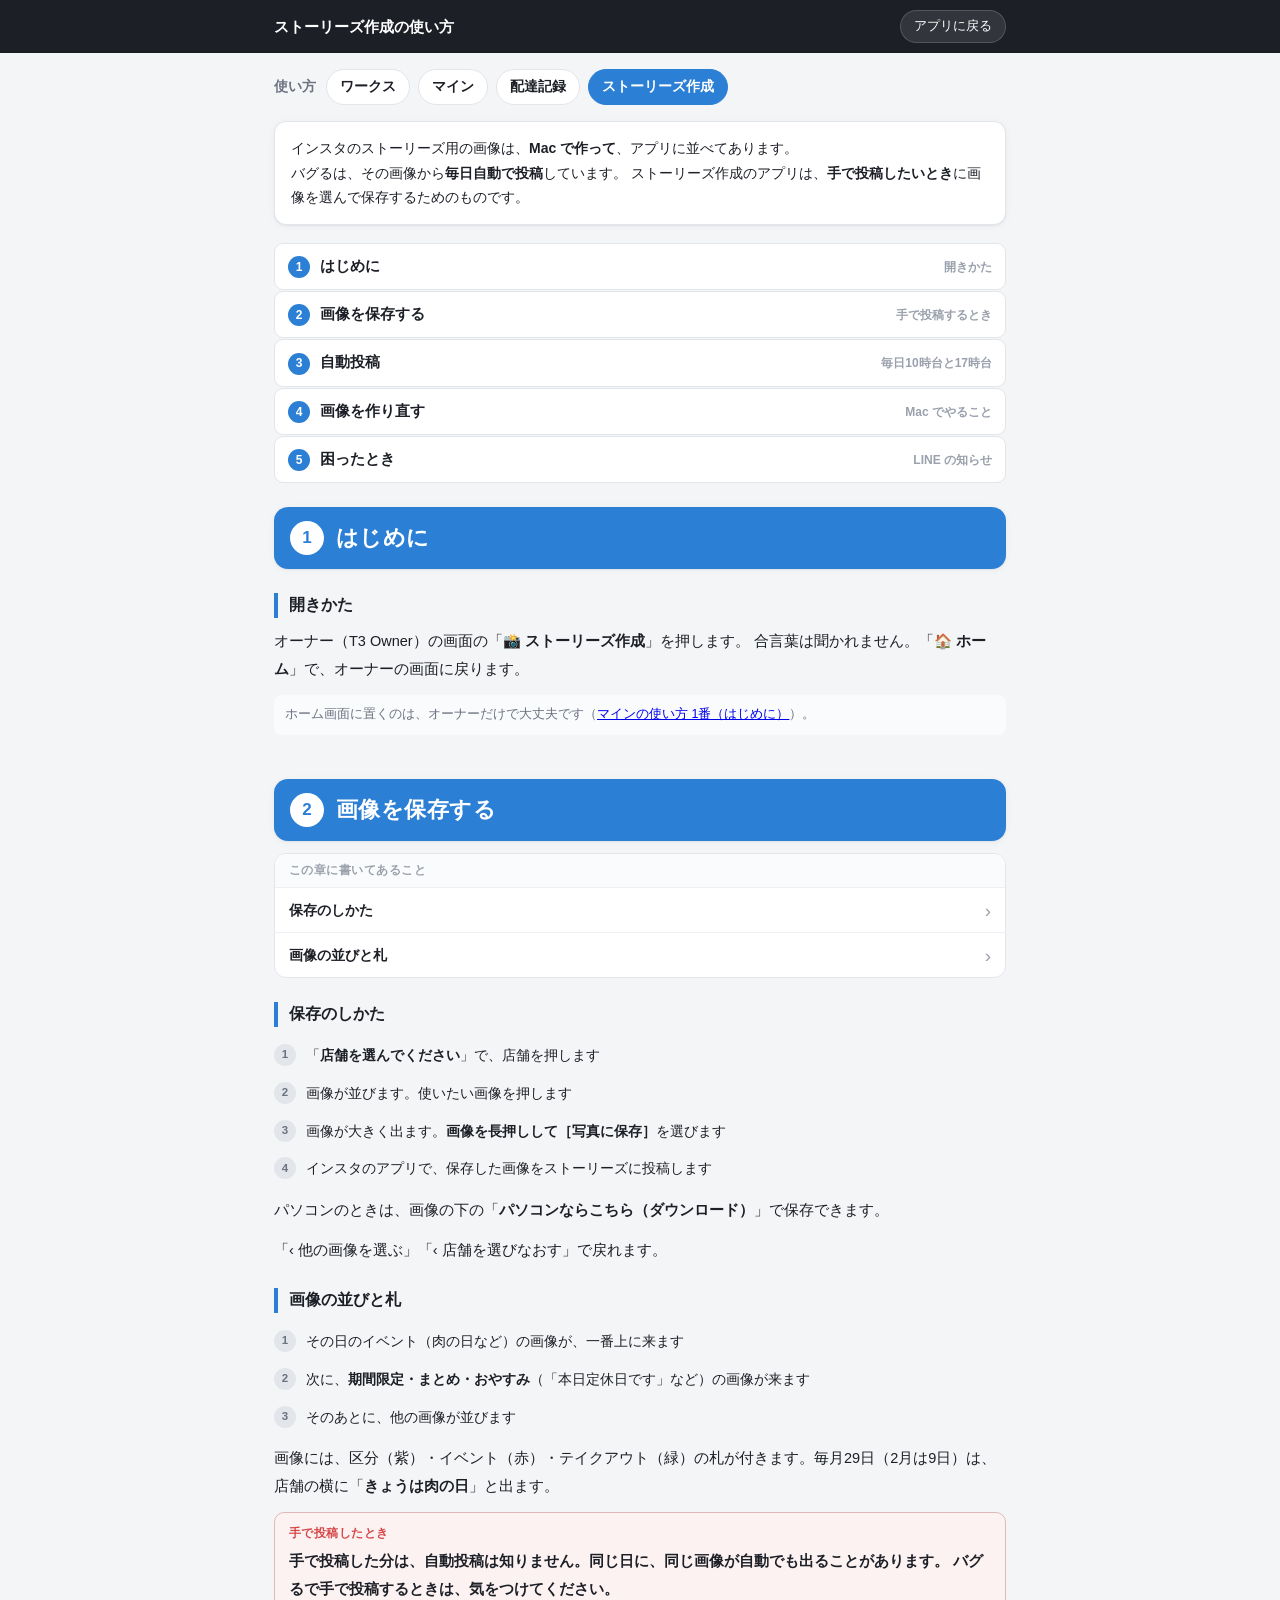
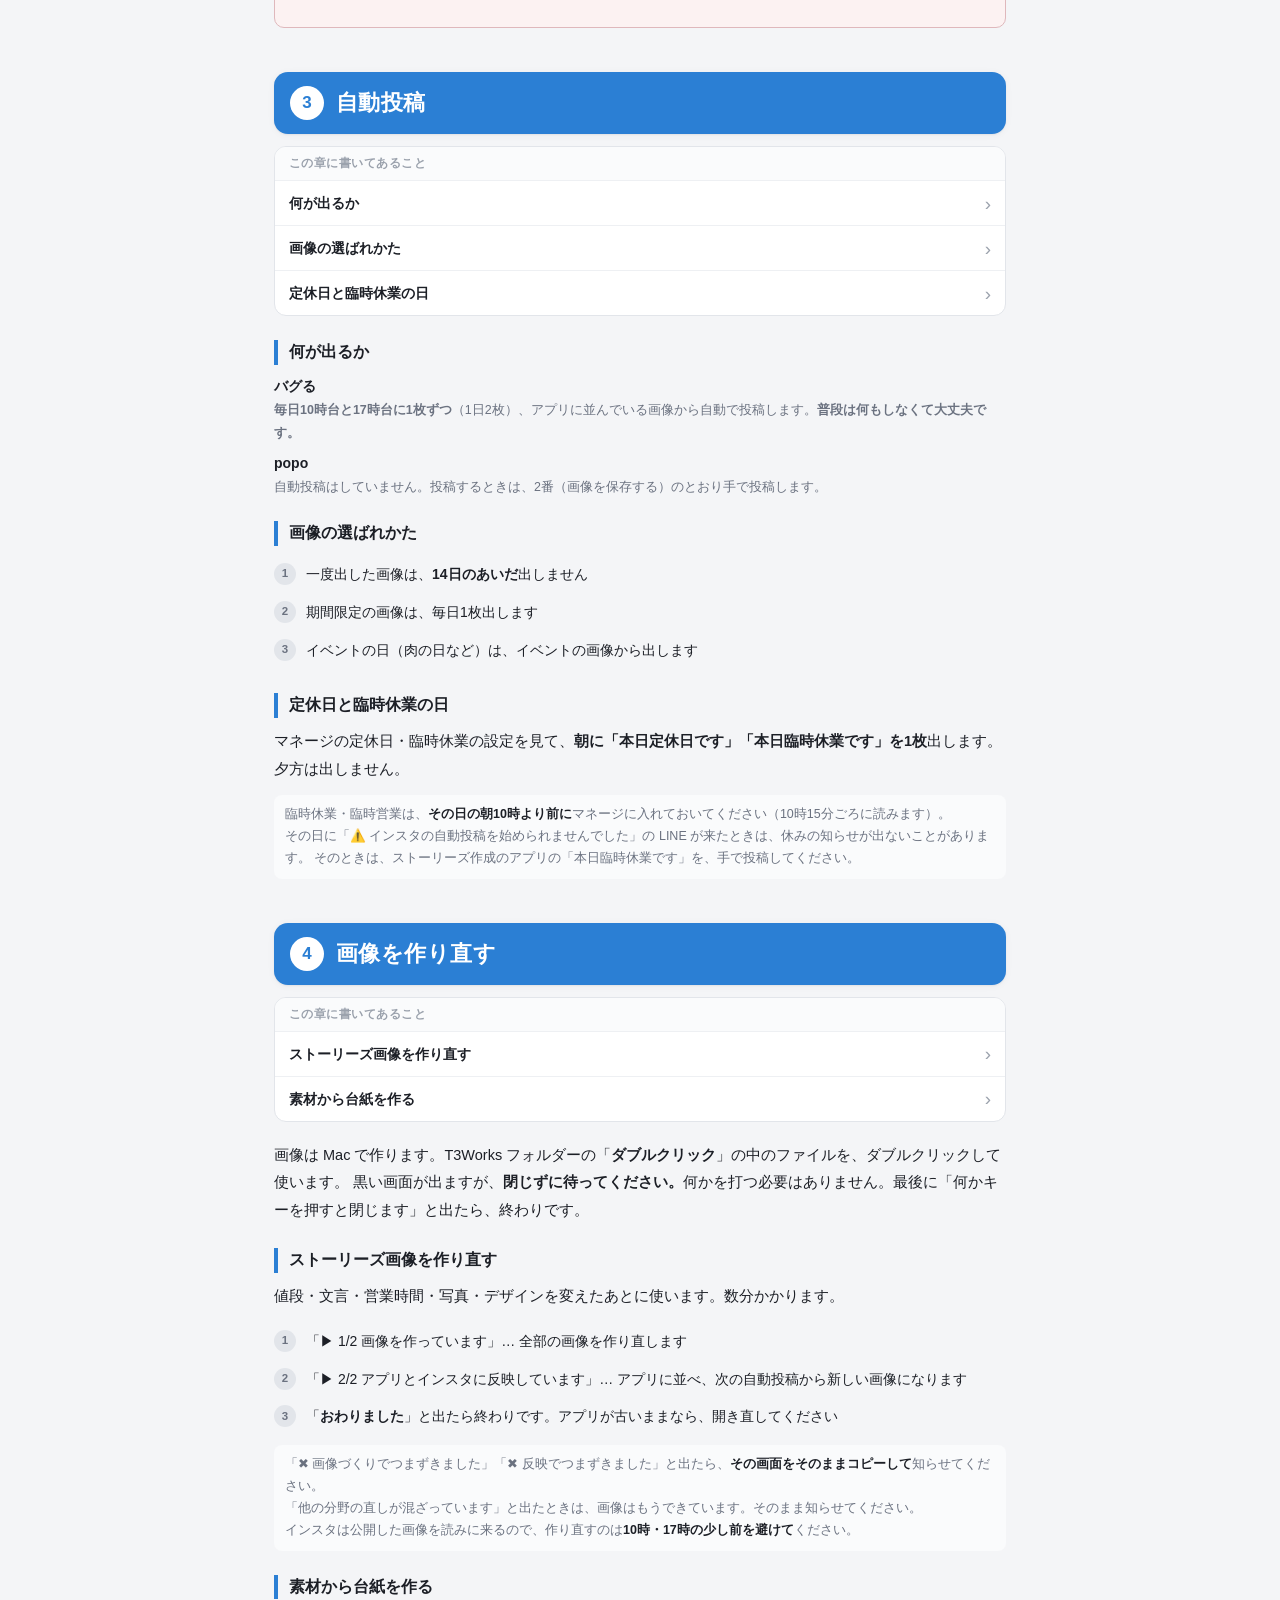
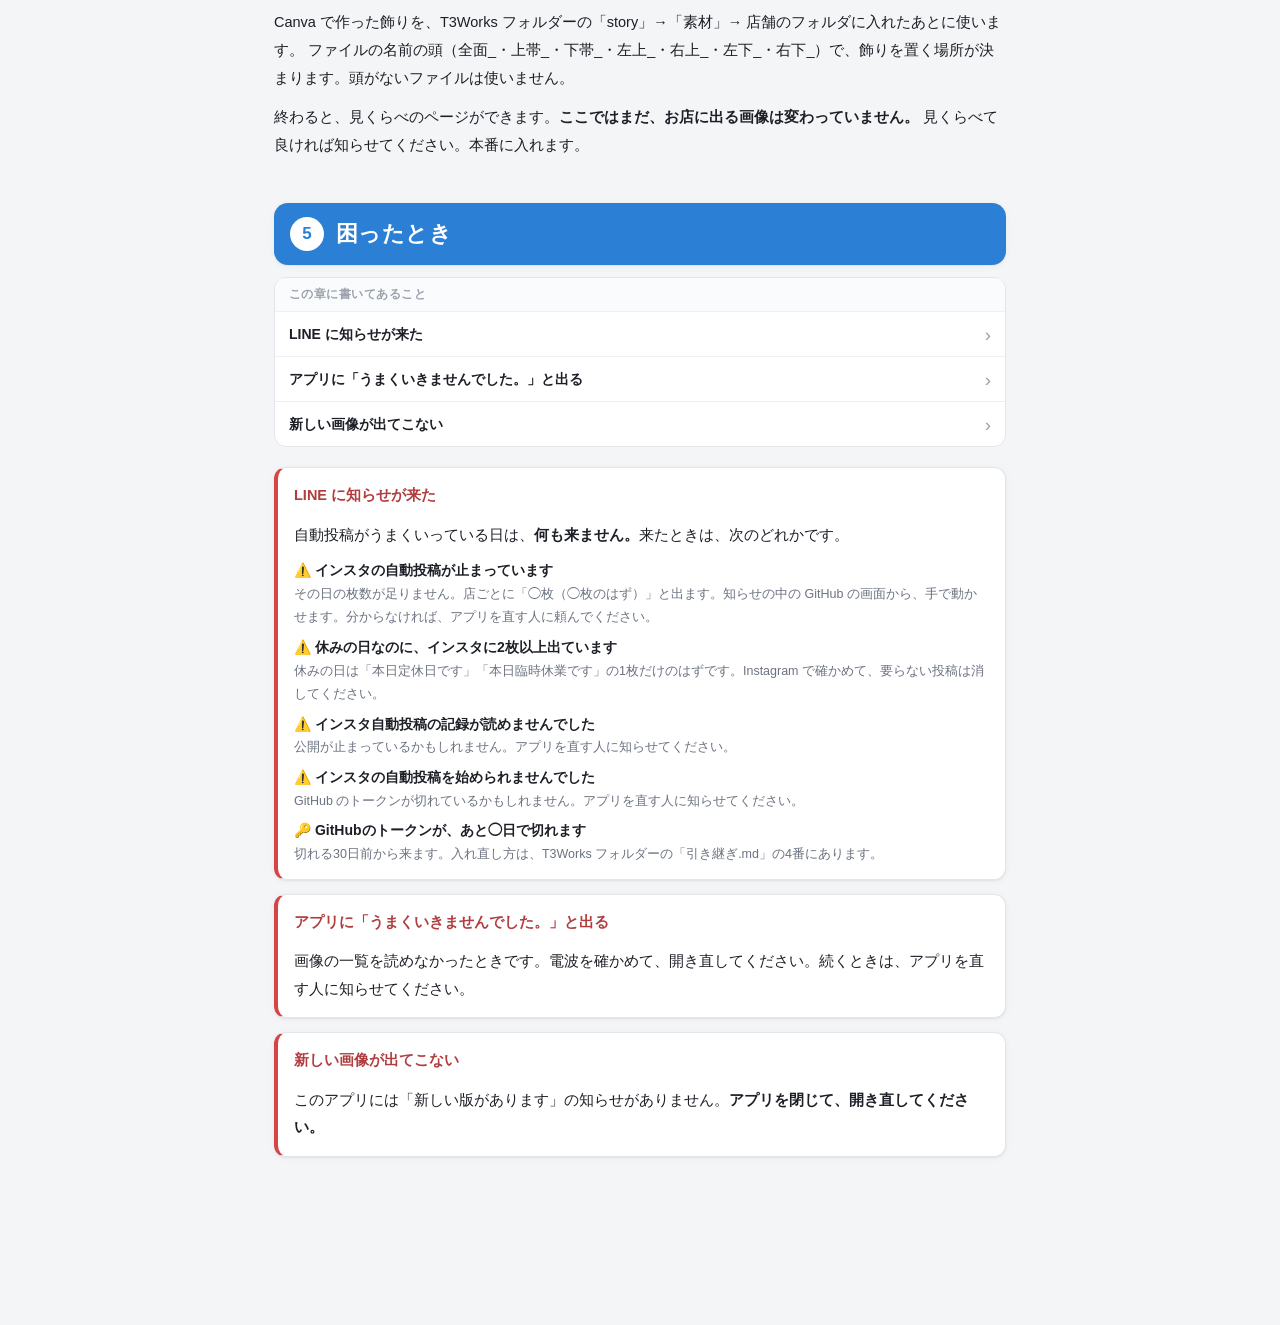
<file: help/story/index.html>
<!doctype html>
<html lang="ja">
<head>
<meta charset="utf-8">
<meta name="viewport" content="width=device-width, initial-scale=1, viewport-fit=cover">
<title>ストーリーズ作成の使い方</title>
<link rel="icon" type="image/png" sizes="64x64" href="../../img/owner-icon-64.png?v=ce05c3fc">
<link rel="stylesheet" href="../../css/style.css?v=0220ee6b">
<link rel="stylesheet" href="../css/help.css?v=4011d0ad">
<!-- ★ストーリーズ作成（story/）と、インスタの自動投稿の使い方。管理する人向けです（2026-09-19、ko-dai さんの指示で作りました）。
     ★アプリの文は story/index.html・story/js/story.js、自動投稿は 自動投稿/投稿する.py・workflows/daily-post.yml・
       story/設定.json（1日の枚数・投稿する時刻）・gas/通知.gs（startStoryPost・インスタの LINE）の実物どおりです。
     ★Mac の道具は ダブルクリック/ の2つの .command の頭の説明どおりです。
     ★トークンや合言葉の値、GitHub の中の名前は書きません。
     ★公開の道具が PDF「マニュアル/ストーリーズ作成の使い方.pdf」を作ります（道具/公開する.py の `使い方の本`） -->
<meta name="app-version" content="d1c2b9a1">
</head>
<body>

<header class="help-header">
  <div class="help-header__inner">
    <span class="help-header__title">ストーリーズ作成の使い方</span>
    <a class="help-back" id="helpBack" href="../../story/">アプリに戻る</a>
  </div>
</header>

<div class="help-page">

  <div class="help-print-title">
    <div class="help-print-title__main">ストーリーズ作成の使い方</div>
    <div class="help-print-title__sub" id="helpPrintSub">管理する人向け</div>
  </div>

  <ul class="help-others" aria-label="他の使い方">
    <li class="help-others__label">使い方</li>
    <li><a href="../">ワークス</a></li>
    <li><a href="../mine/">マイン</a></li>
    <li><a href="../drive/">配達記録</a></li>
    <li><a href="./" aria-current="page">ストーリーズ作成</a></li>
  </ul>

  <p class="help-lead">
    インスタのストーリーズ用の画像は、<b>Mac で作って</b>、アプリに並べてあります。<br>
    バグるは、その画像から<b>毎日自動で投稿</b>しています。
    ストーリーズ作成のアプリは、<b>手で投稿したいとき</b>に画像を選んで保存するためのものです。
  </p>

  <ul class="help-toc">
    <li class="help-toc__item"><a href="#s1"><span class="help-toc__n">1</span>はじめに<span class="help-toc__sub">開きかた</span></a></li>
    <li class="help-toc__item"><a href="#s2"><span class="help-toc__n">2</span>画像を保存する<span class="help-toc__sub">手で投稿するとき</span></a></li>
    <li class="help-toc__item"><a href="#s3"><span class="help-toc__n">3</span>自動投稿<span class="help-toc__sub">毎日10時台と17時台</span></a></li>
    <li class="help-toc__item"><a href="#s4"><span class="help-toc__n">4</span>画像を作り直す<span class="help-toc__sub">Mac でやること</span></a></li>
    <li class="help-toc__item"><a href="#s5"><span class="help-toc__n">5</span>困ったとき<span class="help-toc__sub">LINE の知らせ</span></a></li>
  </ul>

  <!-- ============================================================
       1. はじめに
       ★入口は owner/index.html の「ストーリーズ作成」の札だけです（マイン・ワークスからは外してあります）
       ============================================================ -->
  <section class="help-sec" id="s1">
    <div class="help-sec__head"><span class="help-sec__n">1</span><h2 class="help-sec__title">はじめに</h2></div>

    <h3>開きかた</h3>
    <p>
      オーナー（T3 Owner）の画面の「<b>📸 ストーリーズ作成</b>」を押します。
      合言葉は聞かれません。「<b>🏠 ホーム</b>」で、オーナーの画面に戻ります。
    </p>
    <div class="help-note">
      ホーム画面に置くのは、オーナーだけで大丈夫です（<a href="../mine/#s1">マインの使い方 1番（はじめに）</a>）。
    </div>
  </section>

  <!-- ============================================================
       2. 画像を保存する
       ★画面の文は story/index.html と story/js/story.js（viewStores・viewList・viewDone）の実物どおりです
       ============================================================ -->
  <section class="help-sec" id="s2">
    <div class="help-sec__head"><span class="help-sec__n">2</span><h2 class="help-sec__title">画像を保存する</h2></div>

    <h3>保存のしかた</h3>
    <ol class="help-steps">
      <li>「<b>店舗を選んでください</b>」で、店舗を押します</li>
      <li>画像が並びます。使いたい画像を押します</li>
      <li>画像が大きく出ます。<b>画像を長押しして［写真に保存］</b>を選びます</li>
      <li>インスタのアプリで、保存した画像をストーリーズに投稿します</li>
    </ol>
    <p>パソコンのときは、画像の下の「<b>パソコンならこちら（ダウンロード）</b>」で保存できます。</p>
    <p>「‹ 他の画像を選ぶ」「‹ 店舗を選びなおす」で戻れます。</p>

    <h3>画像の並びと札</h3>
    <ol class="help-steps">
      <li>その日のイベント（肉の日など）の画像が、一番上に来ます</li>
      <li>次に、<b>期間限定・まとめ・おやすみ</b>（「本日定休日です」など）の画像が来ます</li>
      <li>そのあとに、他の画像が並びます</li>
    </ol>
    <p>画像には、区分（紫）・イベント（赤）・テイクアウト（緑）の札が付きます。毎月29日（2月は9日）は、店舗の横に「<b>きょうは肉の日</b>」と出ます。</p>

    <div class="help-important">
      <span class="help-important__label">手で投稿したとき</span>
      <p>
        手で投稿した分は、<b>自動投稿は知りません。</b>同じ日に、同じ画像が自動でも出ることがあります。
        バグるで手で投稿するときは、気をつけてください。
      </p>
    </div>
  </section>

  <!-- ============================================================
       3. 自動投稿
       ★story/設定.json（1日の枚数 2・投稿する時刻 10:00／17:00・毎日かならず出す区分 期間限定）、
         自動投稿/投稿する.py（あけたい日数 14・popo は 自動投稿 false・予定の回は Google の回の投稿に従う 2026-09-19 7dc3809d）、gas/通知.gs（定休日・臨時休業を渡す・LINE）の実物どおりです
       ============================================================ -->
  <section class="help-sec" id="s3">
    <div class="help-sec__head"><span class="help-sec__n">3</span><h2 class="help-sec__title">自動投稿</h2></div>

    <h3>何が出るか</h3>
    <ul class="help-marks">
      <li class="help-marks__row"><span class="help-marks__text">
        <span class="help-marks__name" style="display:block;">バグる</span>
        <span class="help-marks__desc"><b>毎日10時台と17時台に1枚ずつ</b>（1日2枚）、アプリに並んでいる画像から自動で投稿します。<b>普段は何もしなくて大丈夫です。</b></span>
      </span></li>
      <li class="help-marks__row"><span class="help-marks__text">
        <span class="help-marks__name" style="display:block;">popo</span>
        <span class="help-marks__desc">自動投稿はしていません。投稿するときは、2番（画像を保存する）のとおり手で投稿します。</span>
      </span></li>
    </ul>

    <h3>画像の選ばれかた</h3>
    <ol class="help-steps">
      <li>一度出した画像は、<b>14日のあいだ</b>出しません</li>
      <li>期間限定の画像は、毎日1枚出します</li>
      <li>イベントの日（肉の日など）は、イベントの画像から出します</li>
    </ol>

    <h3>定休日と臨時休業の日</h3>
    <p>
      マネージの定休日・臨時休業の設定を見て、<b>朝に「本日定休日です」「本日臨時休業です」を1枚</b>出します。夕方は出しません。
    </p>
    <div class="help-note">
      臨時休業・臨時営業は、<b>その日の朝10時より前に</b>マネージに入れておいてください（10時15分ごろに読みます）。<br>
      その日に「⚠️ インスタの自動投稿を始められませんでした」の LINE が来たときは、休みの知らせが出ないことがあります。
      そのときは、ストーリーズ作成のアプリの「本日臨時休業です」を、手で投稿してください。
    </div>
  </section>

  <!-- ============================================================
       4. 画像を作り直す（Mac）
       ★ダブルクリック/ストーリーズ画像を作り直す.command・素材から台紙を作る.command の頭の説明と画面の文どおりです
       ============================================================ -->
  <section class="help-sec" id="s4">
    <div class="help-sec__head"><span class="help-sec__n">4</span><h2 class="help-sec__title">画像を作り直す</h2></div>

    <p>
      画像は Mac で作ります。T3Works フォルダーの「<b>ダブルクリック</b>」の中のファイルを、ダブルクリックして使います。
      黒い画面が出ますが、<b>閉じずに待ってください。</b>何かを打つ必要はありません。最後に「何かキーを押すと閉じます」と出たら、終わりです。
    </p>

    <h3>ストーリーズ画像を作り直す</h3>
    <p>値段・文言・営業時間・写真・デザインを変えたあとに使います。数分かかります。</p>
    <ol class="help-steps">
      <li>「▶ 1/2 画像を作っています」… 全部の画像を作り直します</li>
      <li>「▶ 2/2 アプリとインスタに反映しています」… アプリに並べ、次の自動投稿から新しい画像になります</li>
      <li>「<b>おわりました</b>」と出たら終わりです。アプリが古いままなら、開き直してください</li>
    </ol>
    <div class="help-note">
      「✖ 画像づくりでつまずきました」「✖ 反映でつまずきました」と出たら、<b>その画面をそのままコピーして</b>知らせてください。<br>
      「他の分野の直しが混ざっています」と出たときは、画像はもうできています。そのまま知らせてください。<br>
      インスタは公開した画像を読みに来るので、作り直すのは<b>10時・17時の少し前を避けて</b>ください。
    </div>

    <h3>素材から台紙を作る</h3>
    <p>
      Canva で作った飾りを、T3Works フォルダーの「story」→「素材」→ 店舗のフォルダに入れたあとに使います。
      ファイルの名前の頭（全面_・上帯_・下帯_・左上_・右上_・左下_・右下_）で、飾りを置く場所が決まります。頭がないファイルは使いません。
    </p>
    <p>
      終わると、見くらべのページができます。<b>ここではまだ、お店に出る画像は変わっていません。</b>
      見くらべて良ければ知らせてください。本番に入れます。
    </p>
  </section>

  <!-- ============================================================
       5. 困ったとき
       ★LINE の文は gas/通知.gs の notifyStory の実物どおりです（通知 762eade7。店ごとに数え、休みの日の出すぎも知らせる。インスタの列に ◯ がある送り先へ。うまくいっている日は何も来ません）
       ============================================================ -->
  <section class="help-sec" id="s5">
    <div class="help-sec__head"><span class="help-sec__n">5</span><h2 class="help-sec__title">困ったとき</h2></div>

    <div class="help-q">
      <p class="help-q__title">LINE に知らせが来た</p>
      <p>自動投稿がうまくいっている日は、<b>何も来ません。</b>来たときは、次のどれかです。</p>
      <ul class="help-marks">
        <li class="help-marks__row"><span class="help-marks__text">
          <span class="help-marks__name" style="display:block;">⚠️ インスタの自動投稿が止まっています</span>
          <span class="help-marks__desc">その日の枚数が足りません。店ごとに「◯枚（◯枚のはず）」と出ます。知らせの中の GitHub の画面から、手で動かせます。分からなければ、アプリを直す人に頼んでください。</span>
        </span></li>
        <li class="help-marks__row"><span class="help-marks__text">
          <span class="help-marks__name" style="display:block;">⚠️ 休みの日なのに、インスタに2枚以上出ています</span>
          <span class="help-marks__desc">休みの日は「本日定休日です」「本日臨時休業です」の1枚だけのはずです。Instagram で確かめて、要らない投稿は消してください。</span>
        </span></li>
        <li class="help-marks__row"><span class="help-marks__text">
          <span class="help-marks__name" style="display:block;">⚠️ インスタ自動投稿の記録が読めませんでした</span>
          <span class="help-marks__desc">公開が止まっているかもしれません。アプリを直す人に知らせてください。</span>
        </span></li>
        <li class="help-marks__row"><span class="help-marks__text">
          <span class="help-marks__name" style="display:block;">⚠️ インスタの自動投稿を始められませんでした</span>
          <span class="help-marks__desc">GitHub のトークンが切れているかもしれません。アプリを直す人に知らせてください。</span>
        </span></li>
        <li class="help-marks__row"><span class="help-marks__text">
          <span class="help-marks__name" style="display:block;">🔑 GitHubのトークンが、あと◯日で切れます</span>
          <span class="help-marks__desc">切れる30日前から来ます。入れ直し方は、T3Works フォルダーの「引き継ぎ.md」の4番にあります。</span>
        </span></li>
      </ul>
    </div>

    <div class="help-q">
      <p class="help-q__title">アプリに「うまくいきませんでした。」と出る</p>
      <p>画像の一覧を読めなかったときです。電波を確かめて、開き直してください。続くときは、アプリを直す人に知らせてください。</p>
    </div>

    <div class="help-q">
      <p class="help-q__title">新しい画像が出てこない</p>
      <p>このアプリには「新しい版があります」の知らせがありません。<b>アプリを閉じて、開き直してください。</b></p>
    </div>
  </section>

</div>

<script src="../js/help.js?v=0619d3be"></script>

</body>
</html>
</file>
<file: shift/css/submit.css>
/* ============================================================
 *  シフト提出ページ — スタイル
 *
 *  アルバイトが開く画面です。ここだけで完結させたいので、
 *  アプリ本体の style.css は読み込んでいません（あちらは3000行あり、
 *  この画面には要らないものばかりだからです）。
 *  色の決め方だけ、本体とそろえてあります。
 * ============================================================ */

:root {
  --bg:        #f4f5f7;
  --surface:   #ffffff;
  --surface-2: #fafbfc;
  --line:      #e2e5ea;
  --line-2:    #eef0f3;
  --text:      #1c1f26;
  --text-sub:  #6b7280;
  --text-weak: #9aa1ac;
  --accent:    #2b7fd4;
  /* 選んでいるものの色。--accent と白の差は 4.13:1 しかなく、
     13pxの太字には足りません。この画面の他の色（4.4〜6.5:1）に
     そろえて、少し濃くしてあります（5.9:1） */
  --pick:      #1f66ad;
  --ok:        #2f9e44;
  --ng:        #d64545;
  --open:      #b4631a;
  --full:      #7a4b8f;
  --lunch:     #2d7a58;
  --dinner:    #4a5fa8;
  /* ラストの行（popo だけ。js/config.js の「ラスト」の節）。組む画面の --shift-last と同じ色 */
  --last:      #1f7a8c;
  --header-bg: #1c1f26;
  --header-fg: #ffffff;
  --radius:    12px;
  --shadow:    0 1px 2px rgba(18, 22, 30, .06), 0 1px 8px rgba(18, 22, 30, .04);
}
@media (prefers-color-scheme: dark) {
  :root {
    --bg:        #14161a;
    --surface:   #1e2126;
    --surface-2: #23272d;
    --line:      #33383f;
    --line-2:    #2a2e34;
    --text:      #e7e9ec;
    --text-sub:  #a3aab5;
    --text-weak: #7b828d;
    --open:      #e0a05c;
    --full:      #c197d6;
    --lunch:     #62c39a;
    --dinner:    #8fa3e0;
    --last:      #6cc4d6;
    --header-bg: #0f1114;
    --shadow:    none;
  }
}

* { box-sizing: border-box; }
body {
  margin: 0; background: var(--bg); color: var(--text);
  font-family: -apple-system, BlinkMacSystemFont, 'Hiragino Sans', 'Noto Sans JP', sans-serif;
  font-size: 15px; line-height: 1.6;
  -webkit-text-size-adjust: 100%;
}
.is-hidden { display: none !important; }

/* -------- 見出し -------- */
.head {
  position: sticky; top: 0; z-index: 10;
  background: var(--header-bg); color: var(--header-fg);
  padding-top: env(safe-area-inset-top);
}
.head__inner {
  display: flex; align-items: center; gap: 10px;
  max-width: 620px; margin: 0 auto; padding: 12px 16px;
}
.head__title { flex: 1 1 auto; min-width: 0; font-size: 15px; font-weight: 700; }
/* 出し方。押した人にだけ中身を出します */
.head__help {
  display: inline-flex; align-items: center; gap: 4px; flex: 0 0 auto;
  border: 1px solid rgba(255,255,255,.28); border-radius: 999px;
  background: rgba(255,255,255,.08); color: var(--header-fg);
  font: inherit; font-size: 12.5px; font-weight: 700;
  padding: 5px 12px; cursor: pointer;
}
.head__help:active { background: rgba(255,255,255,.18); }
.head__help.is-hidden { display: none; }
/* ホームに戻るボタン。見本（テスト用）で入ったときだけ出ます */
.head__home {
  display: inline-flex; align-items: center; gap: 5px; flex: 0 0 auto;
  border: 1px solid rgba(255,255,255,.28); border-radius: 999px;
  background: rgba(255,255,255,.08); color: var(--header-fg);
  font-size: 12.5px; font-weight: 700; text-decoration: none;
  padding: 5px 12px;
}
.head__home:active { background: rgba(255,255,255,.18); }
.head__home.is-hidden { display: none; }
.head__me {
  margin-left: auto; border: 1px solid rgba(255,255,255,.28); border-radius: 999px;
  background: rgba(255,255,255,.08); color: var(--header-fg);
  font: inherit; font-size: 12.5px; font-weight: 700;
  padding: 5px 12px; cursor: pointer;
}

.page {
  max-width: 620px; margin: 0 auto;
  padding: 16px 14px calc(28px + env(safe-area-inset-bottom));
}

/* -------- かたまり -------- */
.card {
  background: var(--surface); border: 1px solid var(--line);
  border-radius: var(--radius); box-shadow: var(--shadow);
  padding: 16px 15px; margin-bottom: 12px;
}
.card__title { margin: 0 0 6px; font-size: 16px; }
.card__note { margin: 0 0 14px; font-size: 12.5px; color: var(--text-sub); }

.input {
  width: 100%; border: 1px solid var(--line); border-radius: 9px;
  background: var(--surface-2); color: var(--text);
  font: inherit; font-size: 15px; padding: 10px 12px;
}
.input:focus { outline: 2px solid color-mix(in srgb, var(--accent) 45%, transparent); }
/* 合言葉の欄。英数字が入るので、桁を空けすぎると長いものがはみ出します。
   1文字ずつ数えられる程度の字間にとどめてあります */
.input--big {
  font-size: 22px; font-weight: 700; text-align: center;
  letter-spacing: .08em; padding: 13px 12px;
  margin-bottom: 12px;   /* すぐ下の「進む」とくっつかないように */
}
.field { display: block; }
.field__label { display: block; font-size: 12.5px; color: var(--text-sub); margin-bottom: 5px; }

.btn {
  border: 1px solid var(--line); border-radius: 9px;
  background: var(--surface-2); color: var(--text);
  font: inherit; font-size: 14px; font-weight: 700;
  padding: 11px 16px; cursor: pointer;
}
.btn--primary { background: var(--accent); border-color: var(--accent); color: #fff; }
.btn--wide { width: 100%; padding: 14px; font-size: 15.5px; }
.btn[disabled] { opacity: .5; }

.err {
  margin: 10px 0 0; font-size: 13px;
  color: color-mix(in srgb, var(--ng) 85%, var(--text));
}
.ok {
  margin: 10px 0 0; font-size: 13.5px; font-weight: 700;
  color: color-mix(in srgb, var(--ok) 85%, var(--text));
}

/* -------- 名前選び -------- */
.names { display: grid; grid-template-columns: repeat(auto-fill, minmax(96px, 1fr)); gap: 8px; }
.names .btn { padding: 14px 6px; font-size: 16px; }

/* -------- 誰のページか --------
   開いた人が「自分のページだ」と一目で分かるように、名前を大きく出します */
.me {
  display: flex; align-items: baseline; gap: 8px; flex-wrap: wrap;
  padding: 4px 4px 14px;
}
.me__name {
  font-size: 27px; font-weight: 700; line-height: 1.2;
  letter-spacing: .02em;
}
.me__of { font-size: 13px; color: var(--text-sub); }

/* -------- 出す半月 --------
   どの半月を出すかはお店が決めるので、前後の送りはありません */
.card--period { padding: 13px 14px; text-align: center; }
.period__main { display: block; font-size: 19px; font-weight: 700; font-variant-numeric: tabular-nums; }
.period__sub { display: block; font-size: 11.5px; color: var(--text-sub); margin-top: 2px; }
.period__state { margin: 9px 0 0; font-size: 12.5px; color: var(--text-sub); text-align: center; }
.period__state.is-sent { color: color-mix(in srgb, var(--ok) 85%, var(--text)); font-weight: 700; }

.hint {
  margin: 0 2px 10px; font-size: 12.5px; color: var(--text-sub); line-height: 1.7;
}

/* -------- 日ごと -------- */
.days { display: grid; gap: 8px; margin-bottom: 12px; }
.day {
  background: var(--surface); border: 1px solid var(--line);
  border-radius: var(--radius); box-shadow: var(--shadow);
  padding: 10px 12px;
}
.day.is-closed { background: var(--surface-2); opacity: .6; }
.day.is-on { border-color: color-mix(in srgb, var(--accent) 45%, var(--line)); }
.day__head { display: flex; align-items: center; gap: 10px; }
.day__date {
  font-size: 15px; font-weight: 700; font-variant-numeric: tabular-nums;
}
.day.is-sun .day__date { color: var(--ng); }
.day.is-sat .day__date { color: var(--dinner); }
.day__closed { font-size: 12.5px; color: var(--text-sub); }
/* 枠は4つあるので、日付の下に1行使って並べます。
   日付と同じ行に押し込むと、iPhoneでは1つ50pxを切って押しまちがえます */
.day__slots { display: flex; gap: 6px; margin-top: 9px; }

.slot {
  flex: 1 1 0; border: 1px solid var(--line); border-radius: 9px;
  background: var(--surface-2); color: var(--text-weak);
  font: inherit; font-size: 13px; font-weight: 700;
  padding: 11px 2px; cursor: pointer; min-height: 44px;
}
/* F は1文字なので、他の枠より狭くてかまいません */
.slot--full { flex: 0 0 46px; }
/* ★選んでいるものは、色とふちで分かるようにします。
   前はここが `color: #fff` だけで、**背景の色は枠のボタン（--open など）にしか
   付いていませんでした。**店舗の切り替えと見本の切り替えには色がないので、
   選んだものが**白地に白文字＝消えて**いました（2026-09-07 ko-dai の指摘）。
   下の `.slot--open.is-on` などは、この後ろに書いてあるので上書きされます */
.slot.is-on {
  background: var(--pick); border-color: var(--pick); color: #fff;
}
.slot--open.is-on   { background: var(--open);   border-color: var(--open); }
.slot--full.is-on   { background: var(--full);   border-color: var(--full); }
.slot--lunch.is-on  { background: var(--lunch);  border-color: var(--lunch); }
.slot--dinner.is-on { background: var(--dinner); border-color: var(--dinner); }

/* 選んだ枠の開始時刻。
   「Lunch は何時から？」を1行使って書き、時刻のボタンは幅いっぱいに並べます
   （84pxの見出し欄に押し込むと、iPhoneでは文字が2行に折れて読みにくいため） */
.times { margin-top: 9px; }
.times__label {
  display: block; margin-bottom: 5px;
  font-size: 12px; font-weight: 700;
}
.times__label--open   { color: var(--open); }
.times__label--full   { color: var(--full); }
.times__label--lunch  { color: var(--lunch); }
.times__label--dinner { color: var(--dinner); }
.times__btns { display: flex; gap: 5px; flex: 1 1 auto; flex-wrap: wrap; }
.time {
  flex: 1 1 60px; border: 1px solid var(--line); border-radius: 8px;
  background: var(--surface-2); color: var(--text);
  font: inherit; font-size: 13px; font-weight: 700;
  padding: 8px 4px; cursor: pointer; font-variant-numeric: tabular-nums;
}
.time.is-on { background: var(--accent); border-color: var(--accent); color: #fff; }

/* その日の連絡。枠の下に1行 */
.day__note {
  width: 100%; box-sizing: border-box; margin-top: 8px;
  border: 1px solid var(--line-2); border-radius: 8px;
  background: var(--surface-2); color: var(--text);
  font: inherit; font-size: 13px; padding: 8px 10px;
}
.day__note:focus { outline: 2px solid color-mix(in srgb, var(--accent) 45%, transparent); }

/* -------- 出したあとの控え -------- */
.card--done {
  border-color: color-mix(in srgb, var(--ok) 45%, var(--line));
  background: color-mix(in srgb, var(--ok) 7%, var(--surface));
}
.card--done .card__title { color: color-mix(in srgb, var(--ok) 85%, var(--text)); }
.done-list { list-style: none; margin: 0; padding: 0; display: grid; gap: 7px; }
.done-row {
  display: grid; grid-template-columns: 92px 1fr; gap: 4px 10px;
  padding: 8px 10px; border-radius: 8px;
  background: var(--surface); border: 1px solid var(--line);
  font-size: 13.5px;
}
.done-row__date { font-weight: 700; font-variant-numeric: tabular-nums; }
.done-row__body { min-width: 0; }
.done-row__note {
  grid-column: 2; font-size: 12.5px; color: var(--text-sub);
}
.done-none { font-size: 13.5px; color: var(--text-sub); }

/* -------- 出す -------- */
.foot { margin-top: 16px; }
.foot__note { margin: 9px 0 0; font-size: 12px; color: var(--text-sub); text-align: center; }
/* 「番号を入れ直す」。普段は使わないので、目立たせません */
.btn--plain {
  display: block; margin: 14px auto 0;
  border: 0; background: none; color: var(--text-weak);
  font-size: 12.5px; font-weight: 400; text-decoration: underline;
  padding: 6px 10px;
}

/* -------- 決まったシフト --------
   自分の出番をすぐ見つけられるよう、自分の名前だけ太くしています */
.built { display: grid; gap: 7px; }
.built-day {
  display: grid; grid-template-columns: 86px 1fr; gap: 4px 10px;
  padding: 8px 10px; border-radius: 8px;
  background: var(--surface); border: 1px solid var(--line);
}
.built-day__date { font-weight: 700; font-size: 13.5px; font-variant-numeric: tabular-nums; }
.built-day.is-sun .built-day__date { color: var(--ng); }
.built-day.is-sat .built-day__date { color: var(--dinner); }
.built-day__body { min-width: 0; }
.built-line { margin: 0 0 3px; font-size: 13px; line-height: 1.7; }
.built-line:last-child { margin-bottom: 0; }
.built-line__slot {
  display: inline-block; min-width: 52px;
  font-size: 11px; font-weight: 700; margin-right: 4px;
}
.built-line__slot--open   { color: var(--open); }
.built-line__slot--lunch  { color: var(--lunch); }
.built-line__slot--dinner { color: var(--dinner); }
.built-line__slot--last   { color: var(--last); }
.built-name { margin-right: 8px; white-space: nowrap; }
.built-name.is-me { font-weight: 700; }
.built-name.is-full {
  background: color-mix(in srgb, var(--text) 14%, transparent);
  border-radius: 4px; padding: 0 3px;
}
.built-none { margin: 0; font-size: 13px; color: var(--text-sub); }
.built-memo { margin: 4px 0 0; font-size: 12px; color: var(--text-sub); }

/* -------- 立ち上げのあと（ランチだけか、通しか） --------
   立ち上げだけ出して帰る人はいないので、押した流れでここまで決めてもらいます */
.after { margin-top: 9px; }
.after__label {
  display: block; margin-bottom: 5px;
  font-size: 12px; font-weight: 700; color: var(--open);
}
.after__btns { display: flex; gap: 6px; }
.after__btn {
  flex: 1 1 0; border: 1px solid var(--line); border-radius: 8px;
  background: var(--surface-2); color: var(--text);
  font: inherit; font-size: 13px; font-weight: 700;
  padding: 9px 4px; cursor: pointer; min-height: 40px;
}
.after__btn.is-on {
  background: var(--accent); border-color: var(--accent); color: #fff;
}

/* -------- 読み込み中 --------
   番号を覚えている人に、番号の画面を一瞬見せないための待ち画面です */
.boot {
  display: flex; flex-direction: column; align-items: center; justify-content: center;
  gap: 12px; padding: 64px 0;
}
.boot.is-hidden { display: none !important; }
.boot__spin {
  width: 26px; height: 26px; border-radius: 50%;
  border: 3px solid var(--line);
  border-top-color: var(--accent);
  animation: boot-spin .8s linear infinite;
}
.boot__text { margin: 0; font-size: 13px; color: var(--text-sub); }
@keyframes boot-spin { to { transform: rotate(360deg); } }
@media (prefers-reduced-motion: reduce) { .boot__spin { animation-duration: 2.4s; } }

/* つながらなかったときは、ぐるぐるを止めてやり直しボタンを出します */
.boot__spin.is-hidden { display: none; }

/* 提出の期限。締切が近い日は色を変えます */
.period__due {
  margin: 8px 0 0; font-size: 13px; font-weight: 700;
  color: color-mix(in srgb, var(--accent) 85%, var(--text));
}
.period__due.is-near { color: color-mix(in srgb, var(--ng) 85%, var(--text)); }
.period__due.is-hidden { display: none; }

/* ============================================================
 *  出し方（「？出し方」を押したときだけ出ます）
 *
 *  ★普段は畳んであります。慣れた人には毎回はじゃまになるためです。
 *  ★スマホでは下から出る形にしています。上から出すと、iPhoneの
 *    時計の帯に頭が隠れます（本体アプリで実際に起きました）。
 * ============================================================ */
.help {
  position: fixed; inset: 0; z-index: 50;
  display: flex; align-items: flex-end; justify-content: center;
}
.help.is-hidden { display: none !important; }
.help__back { position: absolute; inset: 0; background: rgba(12, 15, 20, .55); }
.help__panel {
  position: relative; z-index: 1;
  width: 100%; max-width: 560px;
  /* 上は時計の帯の分だけ空けます */
  max-height: calc(100% - env(safe-area-inset-top) - 18px);
  display: flex; flex-direction: column; overflow: hidden;
  background: var(--surface); color: var(--text);
  border: 1px solid var(--line); border-bottom: 0;
  border-radius: 16px 16px 0 0;
  box-shadow: 0 -8px 34px rgba(12, 15, 20, .3);
}
/* 画面の広い端末では、真ん中に浮かせます */
@media (min-width: 620px) {
  .help { align-items: center; }
  .help__panel {
    max-height: calc(100% - 48px);
    border-bottom: 1px solid var(--line); border-radius: 16px;
    box-shadow: 0 10px 40px rgba(12, 15, 20, .3);
  }
}

/* 見出しは動かしません。長い案内を読んでいる途中でも、閉じられるように */
.help__head {
  flex: 0 0 auto; display: flex; align-items: center; gap: 10px;
  padding: 14px 16px 12px; border-bottom: 1px solid var(--line-2);
  background: var(--surface);
}
.help__title { flex: 1 1 auto; margin: 0; font-size: 17px; }
.help__x {
  flex: 0 0 auto; width: 34px; height: 34px; border-radius: 50%;
  border: 1px solid var(--line); background: var(--surface-2); color: var(--text-sub);
  font: inherit; font-size: 14px; line-height: 1; cursor: pointer;
}
.help__x:active { background: var(--line-2); }
/* 「今日のシフト」の、前の日・次の日のボタンの段（見出しの下で動かしません。2026-11-02）。
   ボタンの並びは js/shift-sheet.js の shiftTodayNav（.shift-tt__nav）。下の空きは、ここで決め直します */
.help__nav { flex: 0 0 auto; padding: 10px 16px 0; background: var(--surface); }
.help__nav:empty { display: none; }
.help__nav .shift-tt__nav { margin: 0; }
.help__nav .btn { padding-top: 9px; padding-bottom: 9px; }

.help__body {
  flex: 1 1 auto; min-height: 0; overflow-y: auto;
  -webkit-overflow-scrolling: touch;
  padding: 14px 16px calc(18px + env(safe-area-inset-bottom));
  display: grid; gap: 10px;
}

/* -------- 入り方ひとつ分 -------- */
.way {
  border: 1px solid var(--line); border-left-width: 4px;
  border-radius: 11px; background: var(--surface-2);
  padding: 12px 13px;
}
.way--open   { border-left-color: var(--open); }
.way--full   { border-left-color: var(--full); }
.way--lunch  { border-left-color: var(--lunch); }
.way--dinner { border-left-color: var(--dinner); }
.way--go     { border-left-color: var(--accent); }
.way__title {
  display: flex; align-items: center; gap: 7px; flex-wrap: wrap;
  margin: 0 0 10px; font-size: 14.5px;
}
.way__chip {
  display: inline-block; border-radius: 7px; padding: 3px 9px;
  font-size: 13px; font-weight: 700; color: #fff;
}
.way--open   .way__chip { background: var(--open); }
.way--full   .way__chip { background: var(--full); }
.way--lunch  .way__chip { background: var(--lunch); }
.way--dinner .way__chip { background: var(--dinner); }

/* 手順。①②の丸数字は、書かなくても番号が付くようにしています */
.way__steps { list-style: none; counter-reset: step; margin: 0; padding: 0; display: grid; gap: 8px; }
.way__steps li {
  counter-increment: step;
  position: relative; padding-left: 31px; min-height: 22px;
  font-size: 14px; line-height: 1.7;
}
.way__steps li::before {
  content: counter(step);
  position: absolute; left: 0; top: .18em;
  width: 22px; height: 22px; border-radius: 50%;
  background: var(--line); color: var(--text-sub);
  font-size: 12px; font-weight: 700; line-height: 22px; text-align: center;
}
.way--go .way__steps li::before { background: var(--accent); color: #fff; }

/* 画面のボタンと同じ色で出して、どれを押すのかを目で結びつけます */
.k {
  display: inline-block; border-radius: 5px; padding: 1px 6px;
  font-size: 13px; font-weight: 700; color: #fff; white-space: nowrap;
}
.k--open   { background: var(--open); }
.k--full   { background: var(--full); }
.k--lunch  { background: var(--lunch); }
.k--dinner { background: var(--dinner); }
.k--go     { background: var(--accent); }
/* ★枠のどれにも当てはまらない言葉（「出勤」「退勤」など）。
   `.k` は白い字なので、地の色がないと**見えなくなります。**
   2026-09-13、出し方を店舗ごとに直せるようにしたとき、
   マネージで打った言葉がまっ白に消えていました */
.k--plain  {
  background: transparent; color: var(--text);
  box-shadow: inset 0 0 0 1.5px var(--line);
}
/* 暗い画面では枠の色が明るくなるので、字の方を暗くします */
@media (prefers-color-scheme: dark) {
  .way__chip, .k--open, .k--full, .k--lunch, .k--dinner { color: #14161a; }
}

.help__aside { margin: 0 2px; font-size: 12.5px; color: var(--text-sub); }
.help__last {
  margin: 2px 0 4px; padding: 11px 13px; border-radius: 11px;
  background: color-mix(in srgb, var(--ok) 10%, var(--surface));
  border: 1px solid color-mix(in srgb, var(--ok) 40%, var(--line));
  color: color-mix(in srgb, var(--ok) 85%, var(--text));
  font-size: 13.5px; font-weight: 700; text-align: center;
}

/* 出しているあいだ、うしろの画面は動かしません */
body.is-help { overflow: hidden; }

/* -------- 出勤〜退勤を選ぶ（時刻を入れる店舗だけ） --------
   30分刻みで8時から24時までだと33個になるので、ボタンではなくプルダウンです。
   iPhone では時計のホイールのように出ます */
/* ★出勤・退勤は上下2段です（2026-09-24）。「時」と「分」を別々に選ぶ形（shiftWheel）にしたら、
   横に2つ並べると1つが4つのプルダウンになり、スマホで「11時」「00分」の字が切れました */
.range { display: flex; flex-direction: column; gap: 8px; margin-top: 9px; }
.range__one { display: flex; align-items: center; gap: 10px; }
.range__one .shift-wheel { flex: 1 1 auto; min-width: 0; }
.range__label {
  flex: 0 0 2.6em;
  font-size: 13px;
  color: var(--text-sub);
}
.range__sel {
  width: 100%;
  /* ★指で押せる大きさにします。iPhone は16px未満だと画面を勝手に拡大します */
  font-size: 16px;
  padding: 9px 8px;
  border: 1px solid var(--line);
  border-radius: 8px;
  background: var(--card);
  color: var(--text);
}

/* ============================================================
 *  店舗の切り替えを待っているあいだ
 *
 *  サーバーに聞き直すのに**2秒ほどかかります**。そのあいだ画面が
 *  変わらないと「押せていない」と思って何度も押されるので、
 *  押したことをすぐ出し、待っていることも見せます（2026-09-07）。
 * ============================================================ */
.switch-wait {
  display: flex; align-items: center; gap: 7px;
  margin: -4px 0 8px; font-size: 12px; font-weight: 700; color: var(--text-sub);
}
.switch-wait.is-hidden { display: none; }
.switch-wait__spin {
  width: 13px; height: 13px; border-radius: 50%;
  border: 2px solid color-mix(in srgb, var(--accent) 28%, transparent);
  border-top-color: var(--accent);
  animation: switch-spin .8s linear infinite;
}
@keyframes switch-spin { to { transform: rotate(360deg); } }
@media (prefers-reduced-motion: reduce) { .switch-wait__spin { animation-duration: 2.4s; } }
/* 待っているあいだは押せません（二重に押すと、返事が入れかわります） */
.day__slots.is-waiting .slot { opacity: .55; pointer-events: none; }

/* ============================================================
 *  過去のシフトを見るボタン
 *
 *  ★募集を始めると、出す半月が新しい方に変わります。新しい方はまだ
 *    組んでいないので、決まっているシフトが画面から消えていました
 *    （2026-09-13、ko-dai の指摘）。**上の方に置きます。**
 *    下に置くと、希望を入れる欄を全部通り過ぎないと見つかりません。
 * ============================================================ */
.past-bar { margin: 0 0 12px; }
.past-bar.is-hidden { display: none; }
.past-bar__acts { display: flex; gap: 8px; }
/* ★指で押すものなので、細くしません。2つ並べて画面の幅を分け合います */
.past-bar__acts .btn { flex: 1 1 0; }
.past-bar__acts .btn.is-on {
  background: var(--accent); border-color: var(--accent); color: #fff;
}
.past-list {
  display: grid; grid-template-columns: repeat(auto-fill, minmax(140px, 1fr));
  gap: 8px; margin-top: 8px;
}
.past-list.is-hidden { display: none; }
.past-list__btn {
  border: 1px solid var(--line); border-radius: 10px;
  background: var(--surface); color: var(--text);
  font: inherit; font-size: 13.5px; font-weight: 700;
  padding: 11px 8px; cursor: pointer; text-align: center;
  font-variant-numeric: tabular-nums;
}
.past-list__btn.is-on {
  background: var(--accent); border-color: var(--accent); color: #fff;
}
.past-list__none { grid-column: 1 / -1; margin: 0; font-size: 12.5px; color: var(--text-sub); }
</file>
<file: css/style.css>
/* ============================================================
 *  T3 Works — スタイル
 *  スマホ優先。ライト／ダークどちらでも見えるようにしています。
 * ============================================================ */

:root {
  --bg:        #f4f5f7;
  --surface:   #ffffff;
  --surface-2: #fafbfc;
  --line:      #e2e5ea;
  --line-2:    #eef0f3;
  --text:      #1c1f26;
  --text-sub:  #6b7280;
  --text-weak: #9aa1ac;
  --accent:    #2b7fd4;
  --ok:        #2f9e44;
  --ng:        #d64545;
  /* 「毎週」の印。店舗色（赤〜橙系）とぶつからないよう紫にしています */
  --every:     #5f45d1;
  /* お金まわりの3ページ（現金支払い管理表・キャッチ集計・精算履歴）で使う色。
     帳簿の「緑罫紙」から取っています。青の --accent とは別にしてあるので、
     クローズや週間掃除の画面には影響しません */
  --money:     #14795a;
  --money-on:  #ffffff;
  --header-bg: #1c1f26;
  --header-fg: #ffffff;
  --store:     #2b7fd4; /* 選択中店舗の色。JSで書き換え */
  --radius:    12px;
  --shadow:    0 1px 2px rgba(18, 22, 30, .06), 0 1px 8px rgba(18, 22, 30, .04);
  --daytabs-h: 52px;
  --updatebar-h: 42px;
}

/* ダーク配色。端末設定（prefers-color-scheme）と、
   ページ側のテーマ切替（data-theme）の両方で効くようにする */
@media (prefers-color-scheme: dark) {
  :root {
    --bg:        #14161a;
    --surface:   #1e2126;
    --surface-2: #23272d;
    --line:      #33383f;
    --line-2:    #2a2e34;
    --text:      #e7e9ec;
    --text-sub:  #a3aab5;
    --text-weak: #7b828d;
    --header-bg: #0f1114;
    --every:     #7c67e6;
    --money:     #46bd8c;
    --money-on:  #0c1f18;
    --shadow:    none;
  }
}
:root[data-theme="dark"] {
  --bg:        #14161a;
  --surface:   #1e2126;
  --surface-2: #23272d;
  --line:      #33383f;
  --line-2:    #2a2e34;
  --text:      #e7e9ec;
  --text-sub:  #a3aab5;
  --text-weak: #7b828d;
  --header-bg: #0f1114;
  --every:     #7c67e6;
  --money:     #46bd8c;
  --money-on:  #0c1f18;
  --shadow:    none;
}
/* 端末がダークでも、ページ側でライトを選んだらライトに戻す */
:root[data-theme="light"] {
  --bg:        #f4f5f7;
  --surface:   #ffffff;
  --surface-2: #fafbfc;
  --line:      #e2e5ea;
  --line-2:    #eef0f3;
  --text:      #1c1f26;
  --text-sub:  #6b7280;
  --text-weak: #9aa1ac;
  --header-bg: #1c1f26;
  --every:     #5f45d1;
  --money:     #14795a;
  --money-on:  #ffffff;
  --shadow:    0 1px 2px rgba(18, 22, 30, .06), 0 1px 8px rgba(18, 22, 30, .04);
}

* { box-sizing: border-box; }

body {
  margin: 0;
  background: var(--bg);
  color: var(--text);
  font-family: -apple-system, BlinkMacSystemFont, "Hiragino Kaku Gothic ProN",
               "Yu Gothic", "Meiryo", sans-serif;
  font-size: 15px;
  line-height: 1.55;
  -webkit-text-size-adjust: 100%;
  padding-bottom: calc(var(--daytabs-h) + env(safe-area-inset-bottom) + 12px);
}
/* お知らせバーが出ているあいだは、その分だけ下を空ける
   （日タブがない画面はもともと余白があるので、足さなくて足ります） */
body.has-update:not(.no-daytabs) {
  padding-bottom: calc(var(--daytabs-h) + env(safe-area-inset-bottom) + 12px + var(--updatebar-h));
}

/* ===================== 新しい版のお知らせ ===================== */
.update-bar {
  position: fixed; left: 0; right: 0; z-index: 45;
  bottom: calc(var(--daytabs-h) + env(safe-area-inset-bottom));
  display: flex; align-items: center; justify-content: center; gap: 10px;
  min-height: var(--updatebar-h);
  padding: 8px 12px;
  background: var(--accent); color: #fff;
  font-size: 13px; font-weight: 600;
  box-shadow: 0 -2px 10px rgba(18, 22, 30, .16);
}
.update-bar.is-hidden { display: none; }
/* 日タブが出ていない画面（店舗選択・提出記録）では画面の一番下に置く */
body.no-daytabs .update-bar {
  bottom: 0;
  padding-bottom: calc(8px + env(safe-area-inset-bottom));
}
.update-bar__btn {
  flex: 0 0 auto;
  background: #fff; color: var(--accent);
  border: 0; border-radius: 999px; padding: 5px 15px;
  font: inherit; font-size: 12.5px; font-weight: 700; cursor: pointer;
}
.update-bar__btn:active { opacity: .82; }

/* ===================== ヘッダー ===================== */
.app-header {
  position: sticky; top: 0; z-index: 30;
  background: var(--header-bg);
  color: var(--header-fg);
  padding-top: env(safe-area-inset-top);
}
.app-header__inner {
  display: flex; align-items: center; justify-content: space-between;
  gap: 12px; padding: 10px 14px 8px;
}
.app-title { display: flex; align-items: center; gap: 9px; min-width: 0; flex: 1 1 auto; }
.app-title__text { display: flex; flex-direction: column; line-height: 1.25; min-width: 0; }
.app-title__main {
  font-size: 15px; font-weight: 700; letter-spacing: .01em;
  white-space: nowrap; overflow: hidden; text-overflow: ellipsis;
}
.app-title__sub  { font-size: 11px; color: #9aa4b2; white-space: nowrap; }
/* ★誰として入っているか。**狭い画面でも消しません。**
   社名（.app-title__sub）はスマホで消えますが、こちらは残します
   （どのアカウントで入っているかは、一番狭い画面でも要る情報です） */
.app-title__who {
  font-size: 11px; font-weight: 700; color: #cfd6df; white-space: nowrap;
  overflow: hidden; text-overflow: ellipsis;
}
.app-title__who.is-hidden { display: none; }

/* スマホ幅ではヘッダーが窮屈になるので、文字を削ってボタンを優先する */
@media (max-width: 520px) {
  .app-title__sub { display: none; }
  /* ★アカウント名は消しません（上の .app-title__sub とは別のものです） */
  .app-title__main { font-size: 13.5px; }
  .settings-btn { padding: 6px 10px; }
  /* ラベルを隠してアイコンだけに。ただし settings-btn--label が付いたものは文字を残す */
  .settings-btn:not(.settings-btn--label) > span + span { display: none; }
  .settings-btn--label { padding: 6px 11px; gap: 4px; }
}
@media (max-width: 360px) {
  .app-title__text { display: none; } /* さらに狭ければロゴだけ残す */
}

/* ---- ロゴ枠 ----
   ロゴは白背景の作品が多いので、白い角丸の台紙に載せて
   ヘッダー（濃色）でもダークモードでも同じ見え方になるようにする */
.logo-chip {
  flex: 0 0 auto; display: inline-flex; align-items: center; justify-content: center;
  background: #fff; border-radius: 8px; overflow: hidden;
}
.logo-chip.is-hidden { display: none; }
.logo-chip img { width: 100%; height: 100%; object-fit: contain; display: block; }
/* 画像がないときは店舗カラーの丸印にフォールバック */
.logo-chip.is-fallback { background: transparent; border-radius: 50%; }
.logo-chip.is-fallback::after {
  content: ''; width: 60%; height: 60%; border-radius: 50%; background: var(--chip-color, currentColor);
}

.logo-chip--app   { width: 32px; height: 32px; padding: 2px; }
.logo-chip--tab   { width: 22px; height: 22px; padding: 1px; border-radius: 6px; }
.logo-chip--store { width: 46px; height: 46px; padding: 3px; border: 1px solid var(--line); }
.logo-chip--store.is-fallback { border-color: transparent; }

.settings-btn {
  display: inline-flex; align-items: center; gap: 5px; flex: 0 0 auto;
  background: rgba(255,255,255,.1); color: #fff;
  border: 1px solid rgba(255,255,255,.16);
  border-radius: 999px; padding: 6px 13px;
  font: inherit; font-size: 12.5px; cursor: pointer;
  text-decoration: none; /* リンクでもボタンと同じ見た目にする（下線を出さない） */
}
.settings-btn:active { background: rgba(255,255,255,.2); }
/* クラスを2つ重ねること。.is-hidden だけだと上の display: inline-flex に負けます */
.settings-btn.is-hidden { display: none; }

/* T3 Works Manage への切り替えボタン。
   スタッフが使う T3 Works では隠したままにし、
   T3 Works Mine（mine/）でだけ出します */
.mine-only { display: none; }
body[data-mode="mine"] .mine-only { display: inline-flex; }
/* 店舗選択に並ぶ大きなボタン（配達記録）の場合。
   ・.stores-big-btn は下の方で display:flex を指定しているので、
     クラスを2つ重ねて（＝強くして）から隠さないと効きません
   ・出すときも inline-flex ではなく flex。横幅いっぱいに広げるためです */
.stores-big-btn.mine-only { display: none; }
body[data-mode="mine"] .stores-big-btn.mine-only { display: flex; }
/* ボタンが1つ増える分、ヘッダーの間隔を詰めてアプリ名が切れないようにする */
body[data-mode="mine"] .app-header__inner { gap: 8px; }
body[data-mode="mine"] .header-actions { gap: 5px; }
@media (max-width: 520px) {
  body[data-mode="mine"] .settings-btn { padding: 6px 9px; }
  body[data-mode="mine"] .mine-only { padding: 6px 10px; }
  /* 「T3 Works Mine」は長いので、狭い画面では提出記録もアイコンだけにする */
  body[data-mode="mine"] .settings-btn--label > span + span { display: none; }
}

/* ---- 店舗タブ ---- */
.store-tabs {
  display: flex; gap: 6px; overflow-x: auto;
  padding: 0 10px 10px;
  scrollbar-width: none; -webkit-overflow-scrolling: touch;
}
.store-tabs::-webkit-scrollbar { display: none; }
.store-tab {
  flex: 0 0 auto;
  border: 1px solid rgba(255,255,255,.14);
  background: rgba(255,255,255,.06);
  color: #d7dbe1;
  border-radius: 999px;
  padding: 7px 15px;
  font: inherit; font-size: 13.5px; font-weight: 600;
  cursor: pointer; white-space: nowrap;
  display: inline-flex; align-items: center; gap: 7px;
}
.store-tab.is-active {
  background: var(--tab-color); border-color: var(--tab-color); color: #fff;
}
.store-tab .logo-chip.is-fallback { --chip-color: var(--tab-color); }
.store-tab.is-active .logo-chip.is-fallback { --chip-color: #fff; }

/* ===================== ページ ===================== */
.page { max-width: 1100px; margin: 0 auto; padding: 14px 12px 0; }
/* シフトを組む画面だけ、画面いっぱいまで使います。
   広い端末ほど横に多くの日を並べて、縦のスクロールを減らすためです */
body.is-shift-wide .page { max-width: 1900px; }

/* ---- 店舗見出し ---- */
.store-head {
  background: var(--surface); border: 1px solid var(--line);
  border-radius: var(--radius); box-shadow: var(--shadow);
  padding: 12px 14px; margin-bottom: 12px;
  border-top: 3px solid var(--store);
}
.store-head__row {
  display: flex; align-items: center; justify-content: space-between;
  gap: 10px; flex-wrap: wrap;
}
.store-head__id { display: flex; align-items: center; gap: 10px; min-width: 0; flex-wrap: wrap; }

/* 「毎週火曜定休」バッジ。常に出しておく */
.closed-badge {
  display: inline-flex; align-items: center;
  background: var(--line); color: var(--text-sub);
  border-radius: 999px; padding: 4px 11px;
  font-size: 12px; font-weight: 700; white-space: nowrap;
}
.closed-badge.is-hidden { display: none; }
.store-head__name {
  margin: 0; font-size: 19px; font-weight: 700; letter-spacing: .01em;
}
/* ---- いま開いている業務（タップで業務の一覧へ戻る） ----
   業務が何個に増えてもここは1つのままなので、画面が狭くなりません */
/* 「いま開いている業務」と「店舗一覧へ戻る」を横に並べた帯。
   店舗ページ共通の場所なので、業務のページを増やしても付いてきます */
.task-bar-row { display: flex; align-items: stretch; gap: 8px; margin: 12px 0 0; }
.task-bar-row.is-hidden { display: none; }

.task-bar {
  display: flex; align-items: center; gap: 8px; flex: 1 1 auto; min-width: 0;
  padding: 9px 12px;
  background: var(--surface-2);
  border: 1px solid var(--line); border-radius: 11px;
  font: inherit; color: var(--text); cursor: pointer; text-align: left;
}
/* 店舗選択まで一気に戻るボタン */
.task-bar__home {
  flex: 0 0 auto;
  padding: 9px 14px;
  background: var(--surface); color: var(--text-sub);
  border: 1px solid var(--line); border-radius: 11px;
  font: inherit; font-size: 12.5px; font-weight: 700; line-height: 1.2;
  cursor: pointer; white-space: nowrap;
}
.task-bar__home:active { background: var(--line-2); }
/* クラス2つ分なので上の display: flex より優先されます */
.task-bar.is-hidden { display: none; }
.task-bar:active { background: var(--line-2); }
.task-bar__arrow { font-size: 20px; line-height: 1; color: var(--text-weak); flex: 0 0 auto; }
.task-bar__label { display: flex; flex-direction: column; gap: 1px; min-width: 0; }
.task-bar__name { font-size: 15px; font-weight: 700; line-height: 1.2; }
.task-bar__hint { font-size: 10.5px; font-weight: 600; color: var(--text-weak); line-height: 1.2; }

/* ---- 業務選択（店舗を選んだあとの画面） ---- */
.stores-sub {
  margin: 22px 2px 8px; font-size: 13px; font-weight: 700; color: var(--text-sub);
}
/* 店舗選択と同じ「横2つ×縦」の並べ方にそろえてあります（.store-grid と同じ形）。
   店舗を選ぶ手つきのまま、業務も選べるようにするためです */
.task-grid {
  list-style: none; margin: 0; padding: 0;
  display: grid; grid-template-columns: repeat(2, 1fr); gap: 12px;
}
@media (min-width: 720px) { .task-grid { grid-template-columns: repeat(3, 1fr); } }

.task-card {
  width: 100%; height: 100%;
  display: flex; flex-direction: column; align-items: center; gap: 9px;
  background: var(--surface);
  border: 1px solid var(--line);
  border-top: 4px solid var(--card-color, var(--accent));
  border-radius: var(--radius); box-shadow: var(--shadow);
  padding: 18px 12px 14px;
  font: inherit; color: var(--text); cursor: pointer; text-align: center;
}
.task-card:active { transform: scale(.98); }
/* 業務カードがリンクのとき（配達記録の入口。別のアプリへ移ります）。ボタンと同じ見た目にします */
a.task-card { text-decoration: none; box-sizing: border-box; }
/* 店舗のロゴにあたる場所。業務には絵文字を置きます */
.task-card__icon {
  flex: 0 0 auto;
  display: flex; align-items: center; justify-content: center;
  width: 74px; height: 74px; border-radius: 18px;
  font-size: 34px; line-height: 1;
  background: color-mix(in srgb, var(--card-color, var(--accent)) 12%, var(--surface-2));
  border: 1px solid var(--line-2);
}
.task-card__main { display: flex; flex-direction: column; align-items: center; gap: 2px; }
.task-card__name { font-size: 17px; font-weight: 700; line-height: 1.3; }
.task-card__sub { font-size: 12.5px; color: var(--text-sub); line-height: 1.35; }
/* margin-top:auto ＝ 説明が2行になっても、しるしは必ずカードの下にそろう */
.task-card__status {
  margin-top: auto; font-size: 11.5px; font-weight: 700;
  border-radius: 999px; padding: 3px 11px;
  background: var(--line-2); color: var(--text-sub);
}
.task-card--todo .task-card__status {
  background: color-mix(in srgb, var(--ng) 13%, transparent); color: var(--ng);
}
.task-card--done .task-card__status {
  background: color-mix(in srgb, var(--ok) 13%, transparent); color: var(--ok);
}

.year-row { display: flex; align-items: center; gap: 6px; margin: 12px 0 8px; }
.year-btn, .today-btn {
  border: 1px solid var(--line); background: var(--surface-2); color: var(--text);
  border-radius: 8px; font: inherit; cursor: pointer;
}
.year-btn { width: 30px; height: 30px; font-size: 17px; line-height: 1; }
.year-label { font-size: 14px; font-weight: 700; min-width: 62px; text-align: center; }
.today-btn { margin-left: auto; font-size: 12.5px; padding: 5px 12px; font-weight: 600; }

/* ---- 月タブ ---- */
.month-tabs {
  display: grid; grid-template-columns: repeat(12, minmax(0, 1fr)); gap: 4px;
}
.month-tab {
  border: 1px solid var(--line); background: var(--surface-2); color: var(--text-sub);
  border-radius: 8px; padding: 7px 0; font: inherit; font-size: 13px; font-weight: 600;
  cursor: pointer; text-align: center;
}
.month-tab.is-active { background: var(--store); border-color: var(--store); color: #fff; }
@media (max-width: 560px) {
  .month-tabs { grid-template-columns: repeat(6, minmax(0, 1fr)); }
}

/* ===================== 日別ビュー ===================== */
.view.is-hidden { display: none; }

.day-head {
  display: flex; align-items: center; justify-content: space-between;
  gap: 14px; flex-wrap: wrap;
  background: var(--surface); border: 1px solid var(--line);
  border-radius: var(--radius); box-shadow: var(--shadow);
  padding: 12px 14px; margin-bottom: 12px;
}
.day-head__left { display: flex; flex-direction: column; gap: 8px; }
.day-head__date { display: flex; align-items: baseline; gap: 3px; }
.day-head__num  { font-size: 30px; font-weight: 800; line-height: 1; }
.day-head__unit { font-size: 15.5px; color: var(--text-sub); }
/* 0時を過ぎたときだけ出る案内 */
.day-rollover {
  margin: 4px 0 0; font-size: 11.5px; font-weight: 700; line-height: 1.5;
  color: var(--accent);
}
.day-rollover.is-hidden { display: none; }
.day-head__dow  { font-size: 15.5px; color: var(--text-sub); margin-left: 2px; }
.day-head__dow.is-sat { color: #2b7fd4; }
.day-head__dow.is-sun { color: #d64545; }

/* ---- 日付の下：その日の担当者 ---- */
.staff-row { display: flex; align-items: center; gap: 7px; }
.staff-row__label {
  font-size: 12px; font-weight: 700; color: var(--text-sub); flex: 0 0 auto;
}
.staff-row__select {
  font: inherit; font-size: 14.5px; font-weight: 600; color: var(--text);
  background: var(--surface-2); border: 1px solid var(--line);
  border-radius: 8px; padding: 9px 10px; min-width: 140px; max-width: 220px;
  cursor: pointer;
}
.staff-row__select.is-empty {
  color: var(--ng); border-color: var(--ng);
  background: color-mix(in srgb, var(--ng) 7%, var(--surface-2));
  font-weight: 700;
}

/* ---- この日だけ営業／休業 ---- */
.day-flags { display: flex; align-items: center; gap: 10px; flex-wrap: wrap; }
.linkbtn {
  border: 0; background: none; padding: 0; font: inherit; font-size: 12.5px; font-weight: 600;
  color: var(--accent); text-decoration: underline; text-underline-offset: 3px; cursor: pointer;
}
.linkbtn.is-hidden { display: none; }
.override-tag {
  display: inline-flex; align-items: center; border-radius: 999px;
  padding: 3px 10px; font-size: 11.5px; font-weight: 700;
}
.override-tag.is-hidden { display: none; }
.override-tag--closed { background: color-mix(in srgb, var(--ng) 14%, transparent); color: var(--ng); }
.override-tag--open   { background: color-mix(in srgb, var(--ok) 14%, transparent); color: var(--ok); }

.day-head__progress { display: flex; align-items: center; gap: 10px; flex: 1 1 200px; min-width: 160px; }
.progress {
  flex: 1; height: 8px; background: var(--line-2);
  border-radius: 999px; overflow: hidden;
}
.progress__bar { height: 100%; width: 0%; background: var(--store); border-radius: 999px; transition: width .2s; }
.progress__bar.is-done { background: var(--ok); }
.progress__text { font-size: 13px; font-weight: 700; color: var(--text-sub); font-variant-numeric: tabular-nums; }

/* ---- 定休日の案内 ---- */
.closed-notice {
  margin: 0 0 12px;
  background: var(--surface); border: 1px solid var(--line);
  border-left: 4px solid var(--text-weak);
  border-radius: var(--radius); box-shadow: var(--shadow);
  padding: 13px 15px; font-size: 14px; font-weight: 600; color: var(--text-sub);
}
.closed-notice.is-hidden { display: none; }
#checklistArea.is-hidden, .note-card.is-hidden, .staff-row.is-hidden { display: none; }
/* 定休日は日付まわりの主張を弱める */
.view--day.is-closed .day-head__num,
.view--day.is-closed .progress__text { color: var(--text-sub); }
.view--day.is-closed .progress { visibility: hidden; }

/* ---- 項目カード ---- */
.section {
  background: var(--surface); border: 1px solid var(--line);
  border-radius: var(--radius); box-shadow: var(--shadow);
  margin-bottom: 12px; overflow: hidden;
}
.section__head {
  display: flex; align-items: center; gap: 8px;
  padding: 10px 14px; background: var(--surface-2); border-bottom: 1px solid var(--line);
  cursor: pointer; user-select: none; -webkit-user-select: none;
}
.section__head:focus-visible { outline: 2px solid var(--store); outline-offset: -2px; }
.section__chevron {
  flex: 0 0 auto; width: 0; height: 0; margin-right: 2px;
  border-left: 5px solid transparent;
  border-right: 5px solid transparent;
  border-top: 6px solid var(--text-sub);
  transition: transform .15s;
}
.section.is-folded .section__chevron { transform: rotate(-90deg); }
.section.is-folded .item { display: none; }
.section.is-folded .section__head { border-bottom: 0; }
.section__title { font-size: 15.5px; font-weight: 700; margin: 0; margin-right: auto; }
.section__count { font-size: 13px; font-weight: 700; color: var(--text-sub); font-variant-numeric: tabular-nums; }
.section__count.is-done { color: var(--ok); }

.item {
  display: flex; gap: 11px; padding: 11px 14px;
  border-top: 1px solid var(--line-2);
}
.item:first-child { border-top: 0; }
.item.is-done { background: color-mix(in srgb, var(--ok) 5%, transparent); }

.item__check {
  flex: 0 0 auto; appearance: none; -webkit-appearance: none;
  width: 24px; height: 24px; margin: 1px 0 0;
  border: 2px solid var(--line); border-radius: 6px;
  background: var(--surface); cursor: pointer; position: relative;
}
/* 見た目は24pxのまま、指で押せる範囲を44pxに広げる */
.item__check::before {
  content: ''; position: absolute; top: -10px; left: -10px; right: -10px; bottom: -10px;
}
.item__check:checked { background: var(--ok); border-color: var(--ok); }
.item__check:checked::after {
  content: ''; position: absolute; left: 6px; top: 2px;
  width: 6px; height: 12px; border: solid #fff; border-width: 0 2.5px 2.5px 0;
  transform: rotate(42deg);
}
.item__body { flex: 1; min-width: 0; }
.item__label { font-size: 16.5px; font-weight: 600; cursor: pointer; display: block; }
.item__hint  { font-size: 13.5px; color: var(--text-weak); margin-top: 1px; }

.item__value { display: flex; align-items: center; gap: 6px; margin-top: 7px; }
.item__input {
  border: 1px solid var(--line); border-radius: 8px;
  background: var(--surface-2); color: var(--text);
  font: inherit; font-size: 14px; padding: 6px 9px; width: 100%; max-width: 200px;
}
.item__input--text { max-width: 100%; }
.item__unit { font-size: 12.5px; color: var(--text-sub); }

/* チェックした時刻（右端に小さく） */
.item__time {
  flex: 0 0 auto; align-self: flex-start; margin-top: 4px;
  font-size: 11.5px; color: var(--text-weak); font-variant-numeric: tabular-nums;
}

/* ---- 申し送り ---- */
.note-card {
  background: var(--surface); border: 1px solid var(--line);
  border-radius: var(--radius); box-shadow: var(--shadow);
  padding: 12px 14px; margin-bottom: 10px;
}
.note-card__label { display: block; font-size: 13px; font-weight: 700; margin-bottom: 6px; }
.note-card__input {
  width: 100%; border: 1px solid var(--line); border-radius: 8px;
  background: var(--surface-2); color: var(--text);
  font: inherit; font-size: 14px; padding: 8px 10px; resize: vertical;
}
.updated { font-size: 11.5px; color: var(--text-weak); margin: 0 0 6px; text-align: right; }

/* ---- 提出 ---- */
.submit-card {
  display: flex; flex-direction: column; align-items: center; gap: 10px;
  background: var(--surface); border: 1px solid var(--line);
  border-radius: var(--radius); box-shadow: var(--shadow);
  padding: 16px 14px; margin-bottom: 10px;
}
.submit-card.is-hidden { display: none; }
.submit-card.is-submitted { border-color: var(--ok); background: color-mix(in srgb, var(--ok) 5%, var(--surface)); }

.submit-card__status { display: flex; flex-direction: column; align-items: center; gap: 3px; text-align: center; }
.submit-card__mark   { font-size: 16px; font-weight: 800; color: var(--ok); }
/* 送っているあいだ。ぐるぐるを1つ出して「まだ終わっていない」ことを示します。
   ★提出だけは、届いたのを見届けてから「提出済み」に変わります */
.submit-card__sending {
  display: inline-flex; align-items: center; gap: 7px;
  font-size: 16px; font-weight: 800; color: var(--accent);
}
.submit-card__spin {
  width: 15px; height: 15px; border-radius: 50%;
  border: 2px solid color-mix(in srgb, var(--accent) 28%, transparent);
  border-top-color: var(--accent);
  animation: submit-spin .8s linear infinite;
}
@keyframes submit-spin { to { transform: rotate(360deg); } }
@media (prefers-reduced-motion: reduce) { .submit-card__spin { animation-duration: 2.4s; } }
.submit-card.is-sending {
  border-color: color-mix(in srgb, var(--accent) 45%, var(--line));
  background: color-mix(in srgb, var(--accent) 6%, var(--surface));
}
/* 送れなかったとき。押したその場で分かるように、提出のところに出します */
.submit-card__failed {
  display: block; margin-top: 7px; font-size: 12.5px; line-height: 1.6;
  color: color-mix(in srgb, var(--ng) 88%, var(--text));
  font-weight: 700;
}
.submit-card__ready  { font-size: 13.5px; font-weight: 700; color: var(--ok); }
.submit-card__remain { font-size: 14px; font-weight: 700; color: var(--ng); }
.submit-card__meta   { font-size: 12px; color: var(--text-sub); font-variant-numeric: tabular-nums; }

.submit-btn {
  width: 100%; max-width: 320px;
  border: 0; border-radius: 10px; padding: 14px 20px;
  background: var(--store); color: #fff;
  font: inherit; font-size: 16px; font-weight: 800; letter-spacing: .04em;
  cursor: pointer;
}
.submit-btn:disabled { background: var(--line); color: var(--text-weak); cursor: not-allowed; }
.submit-btn.is-hidden { display: none; }

/* ---- 全店舗提出記録 ---- */
.report-head {
  background: var(--surface); border: 1px solid var(--line);
  border-radius: var(--radius); box-shadow: var(--shadow);
  padding: 12px 14px; margin-bottom: 12px;
}
.report-head__row { display: flex; align-items: center; justify-content: space-between; gap: 10px; }
.report-head__title { margin: 0; font-size: 17px; font-weight: 700; }
.report-nav { display: flex; align-items: center; gap: 8px; margin-top: 12px; }
.report-nav__date { font-size: 14.5px; font-weight: 700; font-variant-numeric: tabular-nums; }
.report-summary { margin: 10px 0 0; font-size: 13px; font-weight: 700; color: var(--text-sub); }

/* いま何文字か（マインの立替金だけ）。普段は目立たせません。
   4万文字を超えたときだけ、色を付けて気づけるようにします */
.expense-size {
  margin: 8px 0 0; font-size: 11.5px; font-weight: 600;
  color: var(--text-weak); font-variant-numeric: tabular-nums;
}
.expense-size.is-hidden { display: none; }
.expense-size.is-near {
  color: var(--ng); font-weight: 800;
}
.report-summary.is-all-done { color: var(--ok); }
/* 帳簿の表紙に数字を出している画面では、この一文は記録がないときだけ出します */
.report-summary.is-hidden { display: none; }

.report-list { list-style: none; margin: 0; padding: 0; display: flex; flex-direction: column; gap: 8px; }
.report-item {
  display: flex; align-items: center; gap: 11px;
  background: var(--surface); border: 1px solid var(--line); border-left: 4px solid var(--line);
  border-radius: var(--radius); box-shadow: var(--shadow);
  padding: 12px 14px; cursor: pointer;
}
.report-item--done   { border-left-color: var(--ok); }
.report-item--todo   { border-left-color: var(--ng); }
.report-item--closed { border-left-color: var(--text-weak); opacity: .72; }

.report-item__name { flex: 1; font-size: 16.5px; font-weight: 700; min-width: 0; }
.report-item__status { display: flex; flex-direction: column; align-items: flex-end; gap: 2px; }
.report-item__badge { font-size: 13px; font-weight: 800; }
.report-item--done   .report-item__badge { color: var(--ok); }
.report-item--todo   .report-item__badge { color: var(--ng); }
.report-item--closed .report-item__badge { color: var(--text-sub); }
.report-item__sub { font-size: 11.5px; color: var(--text-weak); font-variant-numeric: tabular-nums; }

.header-actions { display: flex; gap: 6px; flex: 0 0 auto; align-items: center; }

/* ===================== 店舗選択画面 ===================== */
.stores-head { text-align: center; margin: 18px 0 20px; }
.stores-head__title { margin: 0 0 6px; font-size: 21px; font-weight: 800; letter-spacing: .02em; }
.stores-head__date  { margin: 0; font-size: 13.5px; color: var(--text-sub); font-weight: 600; }

.store-grid {
  list-style: none; margin: 0; padding: 0;
  display: grid; grid-template-columns: repeat(2, 1fr); gap: 12px;
}
@media (min-width: 720px) { .store-grid { grid-template-columns: repeat(3, 1fr); } }

.store-card {
  width: 100%; height: 100%;
  display: flex; flex-direction: column; align-items: center; gap: 9px;
  background: var(--surface); border: 1px solid var(--line);
  border-top: 4px solid var(--card-color);
  border-radius: var(--radius); box-shadow: var(--shadow);
  padding: 18px 12px 14px; font: inherit; cursor: pointer;
}
.store-card:active { transform: scale(.98); }
.logo-chip--card {
  width: 74px; height: 74px; padding: 5px;
  border: 1px solid var(--line-2);
}
.store-card__name { font-size: 17px; font-weight: 700; text-align: center; line-height: 1.3; }
.store-card__status {
  font-size: 11.5px; font-weight: 700; border-radius: 999px; padding: 3px 11px;
}
.store-card--todo   .store-card__status { background: color-mix(in srgb, var(--ng) 13%, transparent); color: var(--ng); }
.store-card--done   .store-card__status { background: color-mix(in srgb, var(--ok) 13%, transparent); color: var(--ok); }
.store-card--closed .store-card__status { background: var(--line-2); color: var(--text-sub); }
.store-card--closed { opacity: .78; }

.stores-report-btn {
  display: block; width: 100%; margin: 18px 0 4px;
  background: var(--surface); border: 1px solid var(--line);
  border-radius: var(--radius); box-shadow: var(--shadow);
  padding: 14px; font: inherit; font-size: 14px; font-weight: 700;
  color: var(--text-sub); cursor: pointer;
}

.store-tabs.is-hidden, .day-tabs.is-hidden { display: none; }
/* 日タブがない画面では、下部に空けていた余白を詰める */
body:has(.day-tabs.is-hidden) { padding-bottom: 16px; }
/* 店舗選択画面では下部の日タブがないので余白を詰める */
.view--stores { padding-bottom: 8px; }

/* ヘッダーのタイトルはボタン化してある（タップで店舗選択へ戻る） */
.app-title { border: 0; background: none; padding: 0; color: inherit; text-align: left; cursor: pointer; }

/* ---- 同期の状態 ----
   文字は入れず、丸いしるしの中の「形」と「色」で見せます。
     ✓ 送り終わった／ぐるぐる 送信中／↑ 未送信あり／! 送れていない
   色が見分けにくい人にも伝わるよう、形も必ず変えてあります。 */
.sync-chip {
  display: inline-flex; align-items: center; justify-content: center;
  flex: 0 0 auto; width: 30px; height: 30px; padding: 0;
  border: 1px solid transparent; border-radius: 999px;
  font: inherit; cursor: pointer;
}
.sync-chip svg { width: 17px; height: 17px; display: block; }
.sync-chip.is-hidden { display: none; }
.sync-chip--ok      { background: rgba(255,255,255,.10); color: #9fd8ad; border-color: rgba(255,255,255,.14); }
.sync-chip--busy    { background: rgba(255,255,255,.10); color: #d7dbe1; border-color: rgba(255,255,255,.14); }
.sync-chip--pending { background: rgba(232,163,61,.18); color: #f0b768; border-color: rgba(232,163,61,.35); }
.sync-chip--error   { background: rgba(214,69,69,.20);  color: #f19a9a; border-color: rgba(214,69,69,.40); }
/* 送信中だけ、ゆっくり回して「動いている」ことを見せます */
.sync-chip--busy svg { animation: sync-spin 1.1s linear infinite; }
@keyframes sync-spin { to { transform: rotate(360deg); } }
@media (prefers-reduced-motion: reduce) {
  .sync-chip--busy svg { animation: none; }
}
/* スマホ幅では少しだけ小さく（この指定は上の .sync-chip より後ろに置くこと） */
@media (max-width: 520px) {
  .sync-chip { width: 28px; height: 28px; }
  .sync-chip svg { width: 16px; height: 16px; }
}

.sync-info { margin: 0 0 10px; font-size: 12.5px; color: var(--text-sub); }

/* ---- しるしの見かた（設定の中） ----
   ヘッダーは濃い色の上なので、上の .sync-chip--◯ は白っぽい色で作ってあります。
   ここは白い紙の上なので、同じ色では見えません。塗り直しています。 */
.sync-legend__head {
  margin: 14px 0 0; padding-top: 12px;
  border-top: 1px solid var(--line-2);
  font-size: 12px; font-weight: 700; color: var(--text-sub);
}
.sync-legend {
  list-style: none; margin: 9px 0 0; padding: 0;
  display: flex; flex-direction: column; gap: 11px;
}
.sync-legend__row { display: flex; align-items: flex-start; gap: 11px; }
.sync-legend .sync-chip { cursor: default; }
.sync-legend .sync-chip--ok {
  background: color-mix(in srgb, var(--ok) 14%, var(--surface));
  color: var(--ok); border-color: color-mix(in srgb, var(--ok) 32%, var(--line));
}
.sync-legend .sync-chip--busy {
  background: var(--surface-2); color: var(--text-sub); border-color: var(--line);
}
.sync-legend .sync-chip--pending {
  background: color-mix(in srgb, #e8a33d 16%, var(--surface));
  color: #b3771c; border-color: color-mix(in srgb, #e8a33d 38%, var(--line));
}
.sync-legend .sync-chip--error {
  background: color-mix(in srgb, var(--ng) 14%, var(--surface));
  color: var(--ng); border-color: color-mix(in srgb, var(--ng) 32%, var(--line));
}
/* 見本なので回しません（動くと本物と紛らわしいため） */
.sync-legend .sync-chip--busy svg { animation: none; }
.sync-legend__text { min-width: 0; display: flex; flex-direction: column; gap: 2px; }
.sync-legend__name { font-size: 13.5px; font-weight: 800; line-height: 1.35; }
.sync-legend__desc { font-size: 12px; color: var(--text-sub); line-height: 1.55; }
@media (prefers-color-scheme: dark) {
  :root:not([data-theme="light"]) .sync-legend .sync-chip--pending { color: #e5a94f; }
}
:root[data-theme="dark"] .sync-legend .sync-chip--pending { color: #e5a94f; }

/* ---- 赤になった記録（設定の中） ----
   ★同期は「ときどき」跳ねます。跳ねた瞬間に画面を見ていないと捕まらないので、
     端末に残して、あとから読めるようにしたものです（2026-09-14）。
     日時・理由・待った秒数の3つだけ。読む人が1行で判断できる幅にしています */
.sync-log__head {
  margin: 14px 0 0; padding-top: 12px;
  border-top: 1px solid var(--line-2);
  font-size: 12px; font-weight: 700; color: var(--text-sub);
  display: flex; align-items: baseline; gap: 8px;
}
.sync-log__clear {
  margin-left: auto; border: 0; background: none; padding: 0;
  font: inherit; font-size: 11.5px; font-weight: 600; color: var(--accent);
  text-decoration: underline; text-underline-offset: 3px; cursor: pointer;
}
.sync-log {
  list-style: none; margin: 8px 0 0; padding: 0;
  display: flex; flex-direction: column; gap: 1px;
  max-height: 216px; overflow-y: auto; -webkit-overflow-scrolling: touch;
}
.sync-log__row {
  display: flex; align-items: baseline; gap: 8px;
  padding: 6px 8px; border-radius: 7px;
  background: color-mix(in srgb, var(--ng) 7%, transparent);
  font-size: 12px; line-height: 1.4;
}
.sync-log__when {
  flex: 0 0 auto; font-variant-numeric: tabular-nums;
  font-weight: 700; color: var(--text-sub);
}
.sync-log__kind { flex: 1 1 auto; min-width: 0; font-weight: 700; color: color-mix(in srgb, var(--ng) 85%, var(--text)); }
.sync-log__ms {
  flex: 0 0 auto; font-variant-numeric: tabular-nums; color: var(--text-sub);
}
.sync-log__n {
  flex: 0 0 auto; font-size: 10.5px; font-weight: 800;
  border-radius: 999px; padding: 1px 7px;
  background: color-mix(in srgb, var(--ng) 16%, transparent);
  color: color-mix(in srgb, var(--ng) 85%, var(--text));
}
.sync-log__none {
  padding: 8px 2px; font-size: 12px; color: var(--text-weak); line-height: 1.6;
}
/* ★1行目：静かに送り直して通った分の回数。赤い行ではありません（2026-09-16） */
.sync-log__quiet {
  padding: 6px 8px; border-radius: 7px;
  background: color-mix(in srgb, var(--ok) 8%, transparent);
  font-size: 12px; line-height: 1.5; color: var(--text-sub);
}
.sync-log__quiet b { color: var(--text); }
.sync-log__quiet-note { display: block; font-size: 11px; color: var(--text-weak); }

/* ★設定の中の「使い方を見る」。別ページ（help/）へのリンクです（2026-09-16） */
.help-link {
  display: flex; align-items: center; gap: 11px;
  margin: 0 0 16px; padding: 12px 13px;
  background: var(--surface-2);
  border: 1px solid var(--line); border-left: 4px solid var(--accent);
  border-radius: 11px;
  color: var(--text); text-decoration: none;
}
.help-link:active { background: var(--line-2); }
.help-link__icon {
  flex: 0 0 auto; display: flex; align-items: center; justify-content: center;
  width: 36px; height: 36px; border-radius: 10px; font-size: 19px; line-height: 1;
  background: color-mix(in srgb, var(--accent) 12%, var(--surface));
  border: 1px solid var(--line-2);
}
.help-link__text { flex: 1 1 auto; min-width: 0; display: flex; flex-direction: column; gap: 2px; }
.help-link__name { font-size: 14.5px; font-weight: 800; line-height: 1.25; }
.help-link__sub { font-size: 11.5px; color: var(--text-sub); line-height: 1.4; }
.help-link__arrow { flex: 0 0 auto; font-size: 20px; color: var(--text-weak); line-height: 1; }

.field.is-hidden, .modal__note.is-hidden { display: none; }
.pin-error { margin: 8px 0 0; font-size: 12.5px; color: var(--ng); min-height: 1em; }
.pin-row { display: flex; gap: 8px; align-items: stretch; }
/* ★クラス2つ。`.is-hidden` だけでは上の display:flex と引き分けて消えません
   （このファイルの `.settings-btn.is-hidden` と同じ理由です。2026-09-10 に踏みました） */
.pin-row.is-hidden { display: none; }
#pinInput { text-align: center; letter-spacing: .2em; font-size: 18px; flex: 1; min-width: 0; }
.pin-reveal {
  flex: 0 0 auto; border: 1px solid var(--line); background: var(--surface-2);
  color: var(--text-sub); border-radius: 9px; padding: 0 14px;
  font: inherit; font-size: 13px; font-weight: 600; cursor: pointer;
}
.store-head.is-hidden { display: none; }

/* ===================== 月間表ビュー ===================== */
.month-summary {
  display: flex; gap: 10px; flex-wrap: wrap; margin-bottom: 10px;
}
.stat {
  flex: 1 1 130px; background: var(--surface); border: 1px solid var(--line);
  border-radius: var(--radius); box-shadow: var(--shadow); padding: 10px 12px;
}
.stat__label { font-size: 11.5px; color: var(--text-sub); }
.stat__value { font-size: 21px; font-weight: 800; font-variant-numeric: tabular-nums; }
.stat__value.is-ng { color: var(--ng); }

.table-scroll {
  overflow-x: auto; -webkit-overflow-scrolling: touch;
  background: var(--surface); border: 1px solid var(--line);
  border-radius: var(--radius); box-shadow: var(--shadow);
}
.month-table { border-collapse: separate; border-spacing: 0; font-size: 12px; width: max-content; min-width: 100%; }
.month-table th, .month-table td {
  border-right: 1px solid var(--line-2); border-bottom: 1px solid var(--line-2);
  padding: 5px 4px; text-align: center; white-space: nowrap;
}
.month-table thead th {
  position: sticky; top: 0; z-index: 2;
  background: var(--surface-2); font-weight: 700; color: var(--text-sub);
  min-width: 27px;
}
.month-table thead th.is-sat { color: #2b7fd4; }
.month-table thead th.is-sun { color: #d64545; }
.month-table thead th.is-closed { color: var(--text-weak); background: var(--line-2); }
.month-table thead th.is-today { background: color-mix(in srgb, var(--store) 18%, var(--surface-2)); color: var(--text); }
.month-table td.is-closed { background: var(--line-2); }
.month-table .col-item {
  position: sticky; left: 0; z-index: 3;
  background: var(--surface); text-align: left; font-weight: 600;
  min-width: 190px; max-width: 240px; white-space: normal;
  border-right: 1px solid var(--line);
}
.month-table thead .col-item { z-index: 4; background: var(--surface-2); }
.month-table tr.row-section .col-item { background: var(--surface-2); font-size: 12px; letter-spacing: .02em; }
.month-table tr.row-section td { background: var(--surface-2); }
.month-table td.day-cell { cursor: pointer; }
.month-table tr.row-total td { font-weight: 700; background: var(--surface-2); }

.cell-mark { font-style: normal; font-weight: 700; }
.cell-mark--ok   { color: var(--ok); }
.cell-mark--ng   { color: var(--ng); }
.cell-mark--wait { color: #d98a24; font-size: 11px; }
.cell-mark--closed { color: var(--text-weak); font-size: 11px; font-weight: 600; }
.cell-mark--none { color: var(--text-weak); }
.month-table td.is-off { background: repeating-linear-gradient(
  -45deg, transparent, transparent 3px, var(--line-2) 3px, var(--line-2) 5px); }

.legend { display: flex; gap: 14px; flex-wrap: wrap; font-size: 12px; color: var(--text-sub); margin: 10px 2px; }
.legend__item { display: inline-flex; align-items: center; gap: 5px; }

/* ===================== 週間掃除 =====================
   縦が項目、横が週。1週ずつ／2週まとめて を切り替えて見ます。
   提出と達成率は「2週間（期）」が単位です。 */

/* ---- 週送り ---- */
.week-nav {
  display: flex; align-items: center; gap: 6px;
  margin: 0 0 10px;
}
.week-nav__label { flex: 1 1 auto; min-width: 0; text-align: center; }
.week-nav__main {
  display: block; font-size: 15.5px; font-weight: 700;
  font-variant-numeric: tabular-nums; line-height: 1.25;
}
.week-nav__sub { display: block; font-size: 11.5px; color: var(--text-sub); margin-top: 1px; }

/* 週間掃除では2週間ずつ送るので、年・月タブは出しません */
.store-head.is-weekview .year-row,
.store-head.is-weekview .month-tabs { display: none; }



/* iPadなど画面が広いときは、ページごと幅を絞って中央に寄せます。

   この表は「掃除する場所」と「1週目・2週目」の3列しかありません。
   画面いっぱいに伸ばすと、1週分の列が340pxもあるのに中身は小さな印ひとつ、
   ということになり、項目名から印まで目が渡りにくくなります。
   （現金支払い管理表のように2列に割ることはできないので、こちらの手を使います） */
@media (min-width: 800px) {
  .view--week { max-width: 760px; margin-left: auto; margin-right: auto; }
  /* 上の店舗カードも同じ幅にそろえます。ここだけ広いままだと、
     カードと表の左右がずれて落ち着きません
     （.is-weekview は週間掃除の画面のときだけ付きます） */
  .store-head.is-weekview { max-width: 760px; margin-left: auto; margin-right: auto; }
}

/* 6週ある月でもスマホ縦画面に収まるよう、幅は画面いっぱいに分け合わせます
   （それでも足りないときだけ .table-scroll が横スクロールします） */
.week-table {
  border-collapse: separate; border-spacing: 0;
  font-size: 13.5px; width: 100%;
}
/* 罫線は薄い線ではなく、はっきり見える線を使います */
.week-table th, .week-table td {
  border-right: 1px solid var(--line); border-bottom: 1px solid var(--line);
  padding: 0; text-align: center;
}
.week-table thead th {
  position: sticky; top: 0; z-index: 2;
  background: color-mix(in srgb, var(--store) 12%, var(--surface));
  font-weight: 700; color: var(--text);
  min-width: 42px; padding: 7px 3px; line-height: 1.3;
  white-space: nowrap;
}
/* 見出しは「1週目」と日付を横1列に並べます */
.week-th__nth   { font-size: 11.5px; }
.week-th__range {
  font-size: 11px; font-weight: 600; color: var(--text-weak);
  font-variant-numeric: tabular-nums; margin-left: 5px;
}
/* 今週の列は、見出しから一番下まで枠で囲んで はっきり分けます
   （うすい色だけでは、左右どちらが今週か分かりにくかったため） */
.week-table thead th.is-now {
  background: color-mix(in srgb, var(--store) 26%, var(--surface)); color: var(--text);
}
.week-table thead th.is-now .week-th__range { color: var(--text-sub); }
.week-table thead th.is-now,
.week-table tbody .week-cell.is-now:not(.week-cell--span) {
  border-left: 2px solid var(--store);
  border-right: 2px solid var(--store);
}
.week-table thead th.is-now { border-top: 2px solid var(--store); }
.week-table tbody tr:last-child .week-cell.is-now:not(.week-cell--span) {
  border-bottom: 2px solid var(--store);
}
/* 見出しに出す「今週」の札 */
.week-th__now {
  display: inline-block; margin-left: 5px; padding: 1px 6px;
  border-radius: 999px; background: var(--store); color: #fff;
  font-size: 10px; font-weight: 800; vertical-align: 1px;
}

.week-table .col-item {
  position: sticky; left: 0; z-index: 3;
  background: var(--surface); text-align: left; font-weight: 600;
  width: 40%; min-width: 118px; white-space: normal;
  padding: 6px 7px; line-height: 1.3; font-size: 13px;
  border-right: 1px solid var(--line);
}
.week-table thead .col-item {
  z-index: 4; background: color-mix(in srgb, var(--store) 12%, var(--surface));
}

/* ---- 表に色を付けて見やすくする ----
   グレーだと暗く見えるので、色は全部「店舗の色をうすめたもの」で作ります。
   ・項目名の列は、チェックの列と分けるために少し濃いめ
   ・1行おきに色を敷いて、横に目がすべらないようにする
   横スクロールしたとき下の文字が透けないよう、
   項目名の列だけは透けない色（surface と混ぜた色）にしています */
.week-table tbody tr { background: var(--surface); }
.week-table tbody tr.is-alt { background: color-mix(in srgb, var(--store) 7%, var(--surface)); }
.week-table tbody .col-item { background: color-mix(in srgb, var(--store) 10%, var(--surface)); }
.week-table tbody tr.is-alt .col-item { background: color-mix(in srgb, var(--store) 17%, var(--surface)); }

/* 掃除する場所の見出し（ホール／キッチン／トイレ）。
   表の1行に見えてしまうと項目と紛らわしいので、
   罫線を消して上に大きく余白を空け、「区切り」として見せます */
.week-table tr.week-group td {
  border: 0; background: var(--surface);
  text-align: left; padding: 22px 9px 8px;
}
/* 一番上の見出しだけは、表のすぐ下なので余白を詰めます */
.week-table tbody tr.week-group:first-child td { padding-top: 10px; }

.week-group__label {
  display: inline-flex; align-items: center; gap: 8px;
  font-size: 17px; font-weight: 900; letter-spacing: .06em; color: var(--text);
}
/* 店舗の色の短い棒。見出しだと一目で分かるようにするための目印です */
.week-group__label::before {
  content: ''; flex: 0 0 auto;
  width: 5px; height: 19px; border-radius: 2px; background: var(--store);
}
/* 見出しの下から、また表が始まることを示す線 */
.week-table tr.week-group + tr td { border-top: 1px solid var(--line); }

/* 「毎週」やる項目に付く小さな印。
   赤にすると、こじゃれ・炭まろ・ちゃこるの店舗色（赤〜橙）に埋もれるので、
   6店舗のどの色ともぶつからない紫（--every）を、塗りつぶしで使っています。
   2週に1回の項目には印を付けません（マスが1つにつながっているので分かります） */
.week-every {
  display: inline-block; margin-left: 5px;
  font-size: 10.5px; font-weight: 800; white-space: nowrap; letter-spacing: .04em;
  color: #fff; background: var(--every); border: 0;
  border-radius: 999px; padding: 1px 7px; vertical-align: 1px;
}
/* 2週まとめて見るとき、「2週に1回」の項目はマスを1つにつなげます */
/* 下の行の色と混ざって濁らないよう、ここだけ透けない色にしています */
.week-cell--span { background: color-mix(in srgb, var(--accent) 9%, var(--surface)); }

/* マスそのものがボタン。指で押しやすいよう、セル全面を占めます */
.week-cell.is-now { background: color-mix(in srgb, var(--store) 9%, transparent); }
/* まだ来ていない週。押せますが、うっすら斜線で「先の週」と分かるように */
.week-cell.is-future { background: repeating-linear-gradient(
  -45deg, transparent, transparent 3px, var(--line-2) 3px, var(--line-2) 5px); }
/* ✓・担当者・日付を横1列に並べます */
.week-btn {
  display: flex; flex-direction: row; align-items: center; justify-content: center;
  width: 100%; min-height: 44px; gap: 4px;
  border: 0; background: transparent; color: var(--text);
  font: inherit; cursor: pointer; padding: 4px 3px;
  white-space: nowrap; overflow: hidden;
}
.week-btn:active { background: color-mix(in srgb, var(--store) 12%, transparent); }
.week-btn__mark { font-size: 16px; font-weight: 800; line-height: 1; color: var(--text-weak); flex: 0 0 auto; }
.week-btn__name {
  font-size: 12.5px; font-weight: 700; line-height: 1.1;
  min-width: 0; overflow: hidden; text-overflow: ellipsis;
}
.week-btn__date {
  font-size: 12px; font-weight: 600; line-height: 1.1;
  font-variant-numeric: tabular-nums; flex: 0 0 auto;
}
.week-btn.is-done .week-btn__mark { color: var(--ok); }
.week-btn.is-done .week-btn__name { color: var(--text-sub); }
.week-btn.is-done .week-btn__date { color: var(--text-weak); }

/* ===================== 設定の中の切り替えボタン ===================== */
/* ◯ある／×ない のような2択ボタン */
.seg { display: flex; gap: 8px; }
.seg__btn {
  flex: 1 1 0;
  border: 1px solid var(--line); border-radius: 9px;
  background: var(--surface-2); color: var(--text);
  font: inherit; font-size: 14px; font-weight: 700;
  padding: 10px 8px; cursor: pointer;
}
.seg__btn.is-on {
  background: var(--accent); border-color: var(--accent); color: #fff;
}

/* 版の番号。困ったときに「この番号を教えて」と聞くためのものです */
.app-version {
  margin: 0 0 8px; font-size: 12.5px; color: var(--text-sub);
  font-variant-numeric: tabular-nums;
}
.app-version b { color: var(--text); letter-spacing: .04em; }

/* 店舗選択の下に置く、大きめの入口ボタン（現金支払い管理表）。
   店舗でも提出記録でもない別のかたまりなので、見た目も分けています */
.stores-big-btn {
  display: flex; align-items: center; gap: 13px; width: 100%;
  margin: 0 0 4px; padding: 15px 14px;
  background: var(--surface);
  border: 1px solid var(--line);
  border-left: 5px solid var(--accent);
  border-radius: var(--radius); box-shadow: var(--shadow);
  font: inherit; color: var(--text); text-align: left; cursor: pointer;
  text-decoration: none; /* リンクで使う場合もボタンと同じ見た目にする */
}
.stores-big-btn:active { background: var(--surface-2); }
.stores-big-btn__icon {
  flex: 0 0 auto; display: flex; align-items: center; justify-content: center;
  width: 44px; height: 44px; border-radius: 12px; font-size: 22px; line-height: 1;
  background: color-mix(in srgb, var(--accent) 12%, var(--surface-2));
  border: 1px solid var(--line-2);
}
.stores-big-btn__text { flex: 1 1 auto; min-width: 0; display: flex; flex-direction: column; gap: 3px; }
.stores-big-btn__name { font-size: 16.5px; font-weight: 800; line-height: 1.2; }
.stores-big-btn__sub  { font-size: 11.5px; color: var(--text-sub); line-height: 1.35; }
.stores-big-btn__arrow { flex: 0 0 auto; font-size: 24px; color: var(--text-weak); line-height: 1; }

/* ===================== 立替金（現金支払い管理表） =====================
   人ごとに1枚のカード。上に名前と合計、下に明細 */
.expense-add {
  display: block; width: 100%; margin: 4px 0 14px;
  background: var(--money); color: var(--money-on); border: 0;
  border-radius: var(--radius); box-shadow: var(--shadow);
  padding: 14px; font: inherit; font-size: 15px; font-weight: 800;
  cursor: pointer;
}
.expense-add:active { opacity: .85; }

.expense-note {
  margin: 16px 2px 0; font-size: 12px; color: var(--text-sub); line-height: 1.8;
}

/* 人ごとの合計と精算（スプレッドシートの「N月合計」にあたる表） */
.exp-total-wrap { margin-bottom: 14px; }
.exp-total-wrap.is-hidden { display: none; }
.exp-total { border-collapse: separate; border-spacing: 0; width: 100%; font-size: 14px; }
.exp-total th, .exp-total td {
  border-bottom: 1px solid var(--line); padding: 9px 10px; text-align: left;
}
.exp-total thead th {
  background: color-mix(in srgb, var(--accent) 10%, var(--surface));
  font-size: 12px; font-weight: 700; color: var(--text-sub);
}
.exp-total tr:last-child td { border-bottom: 0; }
.exp-total__name { font-weight: 700; }
/* td.〜 と書かないと、上の「.exp-total th, .exp-total td」に負けて
   左そろえのままになります（見出しと数字がズレる原因でした） */
.exp-total td.exp-total__yen {
  text-align: right; font-weight: 800; font-variant-numeric: tabular-nums; white-space: nowrap;
}
.exp-total td:last-child { text-align: right; width: 1%; white-space: nowrap; }
/* キャッチ集計は4列（店舗・人数・金額・1人）。数字の列は右そろえ */
.catch-table th:not(:first-child) { text-align: right; }
.catch-table td { white-space: nowrap; }
/* 精算が済んだ行は色を落とす */
.exp-total tr.is-paid .exp-total__name,
.exp-total tr.is-paid .exp-total__yen { color: var(--text-weak); }

.exp-paid-btn {
  border: 1px solid var(--money); border-radius: 999px;
  background: var(--money); color: var(--money-on);
  font: inherit; font-size: 12.5px; font-weight: 800;
  padding: 6px 14px; cursor: pointer; white-space: nowrap;
}
.exp-paid-btn.is-done {
  background: var(--surface-2); border-color: var(--line);
  color: var(--ok); font-weight: 700;
}

.exp-card {
  margin-bottom: 12px; padding: 12px 12px 10px;
  background: var(--surface); border: 1px solid var(--line);
  border-radius: var(--radius); box-shadow: var(--shadow);
}
/* 精算が済んだ人は、ひと目で分かるように色を落とします */
.exp-card.is-paid { opacity: .72; }

/* 明細カードの左に色の帯。現金支払い管理表は緑、キャッチ集計は店舗の色です
   （--card-color は renderCatch が店舗の色を入れます） */
.view--expense .exp-card { border-left: 3px solid color-mix(in srgb, var(--money) 55%, var(--line)); }
.view--catch   .exp-card { border-left: 3px solid var(--card-color, var(--money)); }

/* 名前・件数・合計を1行に。帳簿の小見出しのように、下に線を引きます */
.exp-card__head {
  display: flex; align-items: baseline; flex-wrap: wrap; gap: 8px;
  padding-bottom: 8px;
  border-bottom: 1px solid color-mix(in srgb, var(--money) 22%, var(--line));
}
.exp-card__name  { font-size: 15px; font-weight: 800; letter-spacing: .01em; }
.view--expense .exp-card__name { color: color-mix(in srgb, var(--money) 70%, var(--text)); }
.view--catch   .exp-card__name { color: var(--card-color, var(--money)); }
.exp-card__count {
  font-size: 10.5px; font-weight: 700; letter-spacing: .06em;
  color: var(--text-weak);
}
.exp-card__total {
  margin-left: auto; font-size: 17px; font-weight: 800;
  font-variant-numeric: tabular-nums; letter-spacing: -.01em;
}
.exp-card__paid {
  flex: 0 0 100%;
  font-size: 11.5px; font-weight: 700; color: var(--ok);
}
.exp-card__btn { width: 100%; margin-top: 10px; }

.exp-rows { list-style: none; margin: 2px 0 0; padding: 0; }
.exp-row {
  display: flex; align-items: center; gap: 8px;
  padding: 7px 2px; border-top: 1px solid var(--line-2);
  font-size: 13px;
}
/* 一番上の行は、見出しの線とくっついて2本線に見えるので引きません */
.exp-row:first-child { border-top: 0; }
.exp-row__date {
  flex: 0 0 auto; min-width: 34px;
  color: var(--text-weak); font-weight: 700; font-variant-numeric: tabular-nums;
  font-size: 12px;
}
.exp-row__label { flex: 1 1 auto; min-width: 0; overflow-wrap: anywhere; }
.exp-row__receipt { flex: 0 0 auto; font-size: 12px; font-weight: 800; color: var(--ok); }
.exp-row__receipt.is-none { color: var(--text-weak); }
.exp-row__yen {
  flex: 0 0 auto; font-weight: 800; font-variant-numeric: tabular-nums;
}
.exp-row__del {
  flex: 0 0 auto; width: 26px; height: 26px;
  border: 1px solid var(--line); border-radius: 50%;
  background: var(--surface); color: var(--text-weak);
  font: inherit; font-size: 13px; line-height: 1; cursor: pointer;
}
/* 入れた1件を後から直すボタン。消す（×）の左に並びます */
.row-edit {
  flex: 0 0 auto;
  border: 1px solid var(--line); border-radius: 999px;
  background: var(--surface); color: var(--text-sub);
  font: inherit; font-size: 11.5px; font-weight: 700;
  padding: 4px 10px; cursor: pointer; white-space: nowrap;
}
.row-edit:active { background: var(--surface-2); }

/* まとめた行に添える「3件」。名前のうしろに、小さく続けます */
.exp-row__n {
  margin-left: 6px; font-size: 10.5px; font-weight: 700; letter-spacing: .04em;
  color: var(--text-weak); white-space: nowrap;
}

/* ===================== キャッチの明細（まとめた1行の中身） =====================
   一覧は「日付×立て替えた人×店舗」で1行にまとめてあるので、
   誰にいくら渡したかは、この画面で見て1件ずつ直します */
.catch-detail__head {
  margin: 0 0 12px; padding: 7px 0 7px 11px;
  border-left: 3px solid var(--card-color, var(--money));
  font-size: 13px; font-weight: 700; color: var(--text-sub);
  overflow-wrap: anywhere;
}

.catch-detail { list-style: none; margin: 0; padding: 0; }
.catch-detail__row {
  display: flex; align-items: center; gap: 8px;
  padding: 9px 2px; border-top: 1px solid var(--line-2);
  font-size: 13.5px;
}
.catch-detail__row:first-child { border-top: 0; }

/* 渡した相手。長い名前でも折り返して、人数と金額は右にそろえたまま */
.catch-detail__who { flex: 1 1 auto; min-width: 0; overflow-wrap: anywhere; font-weight: 700; }
.catch-detail__people {
  flex: 0 0 auto; min-width: 42px; text-align: right;
  font-weight: 700; font-variant-numeric: tabular-nums; color: var(--text-sub);
}
.catch-detail__yen {
  flex: 0 0 auto; min-width: 66px; text-align: right;
  font-weight: 800; font-variant-numeric: tabular-nums;
}

/* 一番下の合計。帳簿の〆と同じく、上に二重線を引きます */
.catch-detail__foot {
  display: flex; align-items: center; gap: 8px;
  margin: 0; padding: 10px 2px 0;
  border-top: 2px solid color-mix(in srgb, var(--money) 30%, var(--line));
  font-size: 14px;
}
.catch-detail__foot .catch-detail__yen { font-size: 16px; }

/* 直す・× を入れる場所。合計行には空のまま置いて、
   金額のたてのラインが1本になるようにそろえます */
.catch-detail__act {
  flex: 0 0 auto; width: 80px;
  display: flex; align-items: center; justify-content: flex-end; gap: 6px;
}

#catchDetailNote { margin: 12px 0 0; }
/* 合計とボタンがくっつくので、すこし離します */
#catchDetailModal .modal__actions { margin-top: 16px; }

/* ===================== 配達記録（交通費・バグる専用の別アプリ） =====================
   人ごとに 合計距離 と 合計金額 を出します。

   このアプリだけ、差し色をバグるの色にしています。
   他のアプリと同じ青のままだと「T3 Works の一部」に見えてしまい、
   タブレットのアルバイトが別物だと気づきにくいためです。 */
.app-drive {
  --accent: #bf5480;
  --drive-deep: #8d3a5e;   /* 見出しなど、濃い方の色 */
  /* 白い文字を載せる面の色。ここだけは明暗どちらでも同じ濃さにします。
     ダークで明るいピンクにすると、白文字のコントラストが 1.9 まで落ちて読めません */
  --drive-solid: #bf5480;
  --drive-solid-2: #8d3a5e;
}
@media (prefers-color-scheme: dark) {
  .app-drive { --accent: #d97aa4; --drive-deep: #f0a6c4; }
}
:root[data-theme="dark"] .app-drive { --accent: #d97aa4; --drive-deep: #f0a6c4; }

/* ヘッダーの下に差し色の線を1本。アプリの見分けが付きます */
.app-drive .app-header { border-bottom: 3px solid var(--accent); }
.app-drive .page { padding-top: 16px; }

/* ---- iPadの横画面（広い画面）は2列に ----
   1列のまま横に伸ばすと、表の名前と数字が左右に離れて読みにくくなります。
   左＝まとめと入力／右＝1回ずつの記録 に分けて、真ん中の余白をなくします。
   900px未満（スマホ・iPadの縦）では、今までどおり上から順に並びます */
.drive-page { display: flex; flex-direction: column; }
.drive-col { min-width: 0; }
@media (min-width: 900px) {
  .drive-page {
    flex-direction: row; align-items: flex-start;
    gap: 26px; max-width: 1040px;
  }
  .drive-col { flex: 1 1 0; }
}

/* ---- その月のまとめ（この画面の主役） ---- */
.drive-hero {
  position: relative; overflow: hidden;
  margin-bottom: 16px; padding: 14px 16px 15px;
  border-radius: 18px;
  background:
    radial-gradient(120% 120% at 100% 0%,
      color-mix(in srgb, var(--accent) 26%, var(--surface)) 0%,
      color-mix(in srgb, var(--accent) 9%, var(--surface)) 55%,
      var(--surface) 100%);
  border: 1px solid color-mix(in srgb, var(--accent) 28%, var(--line));
  box-shadow: 0 2px 14px color-mix(in srgb, var(--accent) 14%, transparent);
}

.drive-hero__nav { display: flex; align-items: center; gap: 8px; }
.drive-hero__arrow {
  flex: 0 0 auto; width: 32px; height: 32px;
  border: 1px solid color-mix(in srgb, var(--accent) 30%, var(--line));
  border-radius: 50%;
  background: var(--surface); color: var(--accent);
  font: inherit; font-size: 17px; line-height: 1; cursor: pointer;
}
.drive-hero__arrow:active { background: var(--surface-2); }
.drive-hero__month {
  font-size: 15px; font-weight: 800; font-variant-numeric: tabular-nums;
  letter-spacing: .01em;
}
.drive-hero__today {
  margin-left: auto;
  border: 1px solid color-mix(in srgb, var(--accent) 30%, var(--line));
  border-radius: 999px; padding: 5px 13px;
  background: var(--surface); color: var(--accent);
  font: inherit; font-size: 12.5px; font-weight: 700; cursor: pointer;
}

.drive-hero__figures { margin-top: 12px; }
.drive-hero__label {
  margin: 0; font-size: 11.5px; font-weight: 700; letter-spacing: .08em;
  color: var(--drive-deep); text-transform: none;
}
/* 主役の数字。ここだけ思い切り大きくして、ひと目で分かるようにします */
.drive-hero__yen {
  margin: 1px 0 0; font-size: 40px; font-weight: 800; line-height: 1.1;
  font-variant-numeric: tabular-nums; letter-spacing: -.02em;
  color: var(--text);
}
.drive-hero__sub {
  margin: 4px 0 0; font-size: 13px; font-weight: 700; color: var(--text-sub);
  font-variant-numeric: tabular-nums;
}

/* 入れ方の決まり。1か所のときと、何か所か回ったときの2つを並べます。
   区切り線は外側に1本だけ引きます（1行ごとに引くと騒がしいため） */
.drive-hero__rules {
  margin-top: 13px; padding-top: 11px;
  border-top: 1px dashed color-mix(in srgb, var(--accent) 32%, var(--line));
  display: flex; flex-direction: column; gap: 8px;
}
.drive-hero__rule {
  display: flex; align-items: flex-start; gap: 9px; margin: 0;
  font-size: 12px; line-height: 1.55; color: var(--text-sub);
}
.drive-hero__badge {
  flex: 0 0 auto; min-width: 76px; text-align: center;   /* 「何か所か」に合わせて、後ろの文章の頭をそろえます */
  padding: 3px 10px; border-radius: 999px;
  background: var(--drive-solid); color: #fff;
  font-size: 11.5px; font-weight: 800; letter-spacing: .04em;
}
/* 経由地の方は、ふつうの往復と見分けが付くよう白抜きにします */
.drive-hero__badge--multi {
  background: var(--surface); color: var(--drive-solid);
  border: 1.5px solid var(--drive-solid);
  padding: 1.5px 8.5px;
}

/* ---- 記録するボタン（この画面で一番押されるもの） ---- */
.drive-add {
  display: flex; align-items: center; gap: 13px; width: 100%;
  margin: 0 0 20px; padding: 14px 16px;
  border: 0; border-radius: 16px;
  background: linear-gradient(135deg, var(--drive-solid), var(--drive-solid-2));
  color: #fff; font: inherit; text-align: left; cursor: pointer;
  box-shadow: 0 3px 14px color-mix(in srgb, var(--accent) 34%, transparent);
}
.drive-add:active { transform: translateY(1px); box-shadow: none; }
.drive-add__icon {
  flex: 0 0 auto; display: flex; align-items: center; justify-content: center;
  width: 44px; height: 44px; border-radius: 13px; font-size: 23px; line-height: 1;
  background: rgba(255, 255, 255, .22);
}
.drive-add__text { flex: 1 1 auto; min-width: 0; display: flex; flex-direction: column; gap: 2px; }
.drive-add__main { font-size: 17px; font-weight: 800; line-height: 1.2; }
.drive-add__sub  { font-size: 11.5px; opacity: .82; line-height: 1.35; }
.drive-add__plus { flex: 0 0 auto; font-size: 26px; font-weight: 300; line-height: 1; opacity: .9; }

/* ---- 小見出し ---- */
.drive-sub {
  display: flex; align-items: center; gap: 7px;
  margin: 0 2px 9px; font-size: 13px; font-weight: 800;
  color: var(--drive-deep); letter-spacing: .02em;
}
.drive-sub.is-hidden { display: none; }

.drive-total-wrap {
  margin-bottom: 22px; padding: 2px;
  background: var(--surface); border: 1px solid var(--line);
  border-radius: 14px; box-shadow: var(--shadow);
}

/* 名前の下に、その人の距離を長さで表した細い帯を敷きます。
   数字を読まなくても「誰が一番走っているか」が見て分かります */
.drive-table td { position: relative; }
.drive-table__bar {
  position: absolute; left: 10px; bottom: 6px; height: 3px;
  border-radius: 2px; background: var(--accent); opacity: .5;
}
/* 走っていない人・立て替えがない人は、名前も数字も落ち着かせる
   （配達記録の表と、現金支払い管理表の表の両方で使います） */
.exp-total tr.is-zero .exp-total__name,
.exp-total tr.is-zero .exp-total__yen { color: var(--text-weak); font-weight: 600; }

/* 一番下の合計行。上の行と地続きに見えないよう、線を1本足します */
.exp-total tr.drive-foot td {
  border-top: 2px solid color-mix(in srgb, var(--accent) 40%, var(--line));
  background: color-mix(in srgb, var(--accent) 9%, var(--surface));
}
.exp-total tr.drive-foot td:first-child { border-bottom-left-radius: 12px; }
.exp-total tr.drive-foot td:last-child { border-bottom-right-radius: 12px; }

/* 明細カードの見出しに出す「3回」 */
.drive-card__count {
  padding: 2px 9px; border-radius: 999px;
  background: color-mix(in srgb, var(--accent) 13%, var(--surface-2));
  color: var(--drive-deep);
  font-size: 11.5px; font-weight: 800; font-variant-numeric: tabular-nums;
}
.exp-card--drive { border-left: 4px solid color-mix(in srgb, var(--accent) 55%, var(--line)); }

/* 明細の距離。margin-left:auto で、日付との間を空けて右側にまとめます */
.drive-row__km { margin-left: auto; }
/* 2回以上行った日に出る「3回」。その日の合計であることが分かるようにします */
.drive-row__times {
  flex: 0 0 auto;
  padding: 1px 8px; border-radius: 999px;
  background: color-mix(in srgb, var(--accent) 12%, var(--surface-2));
  color: var(--drive-deep);
  font-size: 11px; font-weight: 800; font-variant-numeric: tabular-nums;
}
/* 2倍にしていない記録が入っている日の印。
   あとから見返したときに「まとめて回った日」だと分かります */
.drive-row__plain {
  flex: 0 0 auto;
  padding: 1px 8px; border-radius: 999px;
  border: 1px solid var(--line); background: var(--surface-2);
  color: var(--text-sub); font-size: 11px; font-weight: 700;
}

/* 入力中に「3回分 / 往復 合計 24.8km として記録します」と出る行 */
.drive-hint {
  margin: 9px 2px 0; font-size: 12px; color: var(--text-sub); line-height: 1.5;
}
.drive-hint.is-on { color: var(--accent); font-weight: 800; font-size: 13px; }

/* 切り替え忘れの疑いがあるときの注意。
   入力中からずっと出しておいて、記録する前に気づけるようにします */
.drive-warn {
  display: flex; align-items: flex-start; gap: 9px;
  margin: 10px 0 0; padding: 10px 12px;
  border: 1px solid #e8a33d; border-radius: 11px;
  background: color-mix(in srgb, #e8a33d 12%, var(--surface));
  font-size: 12.5px; line-height: 1.6; color: var(--text);
}
.drive-warn.is-hidden { display: none; }
.drive-warn > span[aria-hidden] { flex: 0 0 auto; font-size: 14px; }

/* 注意書きの中の「例）」。字を落として、読む順番が分かるようにします */
.drive-callout__eg {
  display: block; margin-top: 7px; padding-top: 7px;
  border-top: 1px dashed color-mix(in srgb, var(--accent) 30%, var(--line));
  font-size: 12px; line-height: 1.7; color: var(--text-sub);
}
.drive-callout__eg b { color: var(--text); }
.drive-callout__ng { display: block; margin-top: 3px; color: var(--ng); }

/* 「片道」を強調する。往復で入れてしまう間違いが一番起きやすいので、
   見出し・注意書き・各行の3か所で念を押しています */
.drive-oneway {
  padding: 1px 7px; margin-right: 1px; border-radius: 6px;
  background: var(--drive-solid); color: #fff; font-weight: 800;
}
.drive-callout {
  display: flex; align-items: center; gap: 10px;
  margin: 8px 0 12px; padding: 10px 12px;
  border: 1px solid color-mix(in srgb, var(--accent) 30%, var(--line));
  border-radius: 12px;
  background: color-mix(in srgb, var(--accent) 8%, var(--surface));
  font-size: 12.5px; line-height: 1.55; color: var(--text);
}
.drive-callout__mark { flex: 0 0 auto; font-size: 15px; white-space: nowrap; }
/* ---- 入力画面：1回分の経路 ----
   1回分を1枚のカードにして、その中に地図アプリのような経路を描きます。
   経由地なし … お店 → 配達先 → お店（片道を1つ入れて、2倍にします）
   経由地あり … お店 → 1か所目 → … → お店（区間ごとに入れて、そのまま足します） */
.drive-legs { display: flex; flex-direction: column; gap: 12px; }

.drive-trip {
  padding: 11px 12px 12px;
  border: 1px solid var(--line); border-radius: 13px;
  background: var(--surface-2);
}
/* 経由地を足した回は、ふつうの往復と見分けが付くよう縁を色づけます */
.drive-trip.is-multi {
  border-color: color-mix(in srgb, var(--accent) 42%, var(--line));
  background: color-mix(in srgb, var(--accent) 5%, var(--surface));
}
.drive-trip__head { display: flex; align-items: center; margin-bottom: 8px; }
.drive-trip__no {
  font-size: 12.5px; font-weight: 800; color: var(--drive-deep);
  font-variant-numeric: tabular-nums;
}
.drive-trip__del {
  margin-left: auto; width: 30px; height: 30px;
  border: 1px solid var(--line); border-radius: 50%;
  background: var(--surface); color: var(--text-weak);
  font: inherit; font-size: 15px; line-height: 1; cursor: pointer;
}
.drive-legs.is-single .drive-trip__del { visibility: hidden; }

/* 経路。左に縦線を引いて、上から下へつながって見えるようにします */
.drive-route { position: relative; padding-left: 3px; }
.drive-route__stop { display: flex; align-items: center; gap: 8px; min-height: 26px; }
.drive-route__mark { flex: 0 0 auto; width: 22px; text-align: center; font-size: 14px; }
.drive-route__name { font-size: 13.5px; font-weight: 700; }
.drive-route__drop {
  margin-left: auto; width: 26px; height: 26px;
  border: 1px solid var(--line); border-radius: 50%;
  background: var(--surface); color: var(--text-weak);
  font: inherit; font-size: 13px; line-height: 1; cursor: pointer;
}
/* 区間（矢印＋距離） */
.drive-route__leg { display: flex; align-items: center; gap: 8px; padding: 5px 0; }
.drive-route__arrow {
  flex: 0 0 auto; width: 22px; text-align: center;
  color: color-mix(in srgb, var(--accent) 60%, var(--text-weak)); font-size: 15px;
}
.drive-route__input {
  flex: 1 1 auto; min-width: 0; max-width: 150px;
  font-size: 17px; font-weight: 700; font-variant-numeric: tabular-nums;
}
.drive-route__input:focus {
  outline: none; border-color: var(--accent);
  box-shadow: 0 0 0 3px color-mix(in srgb, var(--accent) 18%, transparent);
}
.drive-route__unit { flex: 0 0 auto; font-size: 12.5px; color: var(--text-sub); font-weight: 700; }
/* 帰り道は自動なので、入力欄ではなく説明として出します */
.drive-route__leg--auto { padding: 3px 0; }
.drive-route__auto { font-size: 12px; color: var(--text-weak); }

.drive-route__add {
  display: block; width: 100%; margin-top: 9px; padding: 9px;
  border: 1px dashed color-mix(in srgb, var(--accent) 45%, var(--line));
  border-radius: 10px; background: transparent; color: var(--accent);
  font: inherit; font-size: 12.5px; font-weight: 800; cursor: pointer;
}
.drive-route__add:active { background: color-mix(in srgb, var(--accent) 12%, var(--surface)); }

/* その回が何kmになるか。入れ終わるまでは色を落としておきます */
.drive-trip__total {
  margin: 9px 0 0; font-size: 12px; color: var(--text-weak); line-height: 1.5;
  font-variant-numeric: tabular-nums; min-height: 1em;
}
.drive-trip__total.is-on { color: var(--accent); font-weight: 800; font-size: 12.5px; }

.drive-legs__add {
  display: block; width: 100%; margin-top: 12px; padding: 11px;
  border: 1.5px dashed color-mix(in srgb, var(--accent) 45%, var(--line));
  border-radius: 11px;
  background: color-mix(in srgb, var(--accent) 6%, var(--surface));
  color: var(--accent);
  font: inherit; font-size: 14px; font-weight: 800; cursor: pointer;
}
.drive-legs__add:active { background: color-mix(in srgb, var(--accent) 14%, var(--surface)); }

@media (max-width: 380px) {
  .drive-hero__yen { font-size: 34px; }
}

/* 入力画面：よく使う項目のボタン */
.exp-chips { display: flex; flex-wrap: wrap; gap: 6px; margin-top: 7px; }
.exp-chip {
  border: 1px solid var(--line); border-radius: 999px;
  background: var(--surface-2); color: var(--text-sub);
  font: inherit; font-size: 12.5px; font-weight: 700;
  padding: 5px 12px; cursor: pointer;
}
.exp-chip:active { background: var(--line-2); }
/* 選んだもの */
.exp-chip.is-on {
  background: var(--accent); border-color: var(--accent); color: #fff;
}
.field.is-hidden { display: none; }

/* ===================== 帳簿の見た目 =====================
   現金支払い管理表・キャッチ集計・精算履歴の3つで使う、共通の作りです。
   紙の帳簿のように「罫線は細く、数字は桁をそろえて大きく」を旨にしています。

   ねらい
     ・数字を主役にする（金額は太く、¥ は控えめに）
     ・罫線を細くして、行そのものを読みやすくする
     ・見出しは小さく字間をあけて、表の中身とはっきり分ける
     ・一番下に〆の合計行を置く
   ------------------------------------------------------ */

/* -------- 色 --------
   お金の3ページは「緑の帳簿」でそろえます。クローズ・週間掃除は青のまま。
   画面を見た瞬間に「いま お金の話をしている」と分かるようにするためです。

   ★赤（--ng）は未精算にだけ使います。緑＝ふつう／赤＝まだ渡していない、
     という意味づけを崩さないよう、他の場所では赤を使いません */
.view--expense .report-head,
.view--catch   .report-head,
.view--meeting .report-head,
.view--settle  .report-head {
  border-top: 3px solid var(--money);
}
/* 表題にだけ色を差します（本文まで色を付けると読みにくくなるため） */
.view--expense .report-head__title,
.view--catch   .report-head__title,
.view--meeting .report-head__title,
.view--settle  .report-head__title { color: var(--money); }

/* -------- お金の画面のボタン --------
   入力画面と確認ダイアログは、クローズなど他の画面と使い回しています。
   そのままだと緑の画面から青いボタンが出てくるので、
   body.is-money（app.js が付けます）のあいだだけ緑に替えます */
body.is-money .btn--primary {
  background: var(--money); border-color: var(--money); color: var(--money-on);
}
body.is-money .seg__btn.is-on,
body.is-money .exp-chip.is-on {
  background: var(--money); border-color: var(--money); color: var(--money-on);
}
/* 店舗を選ぶボタンだけは、その店舗の色にします。
   店舗の色は濃い赤〜橙なので、文字は白のままで読めます
   （--pick-color は openExpenseForm が入れます） */
body.is-money .exp-chip.is-on[data-store] {
  background: var(--pick-color); border-color: var(--pick-color); color: #fff;
}
/* 消す・とり消すの赤は、意味が変わるので緑にしません */
body.is-money .btn--primary.btn--danger {
  background: var(--ng); border-color: var(--ng); color: #fff;
}

/* -------- 2列の並び（iPadの横画面むけ） --------
   1列のまま画面いっぱいに伸ばすと、名前と金額のあいだが
   画面の半分以上あいてしまい、目が右まで渡れません。
   幅があるときは横に伸ばすかわりに、「まとめと入力」と「明細」に分けます。
   （配達記録の .drive-page と同じ考え方） */
.ledger-page { display: flex; flex-direction: column; }
.ledger-col { min-width: 0; }
/* スマホ幅では見出しは要りません（すぐ下にカードが続くので分かります） */
.ledger-col__head { display: none; }

/* 800px から2列。iPadは縦（820）でも2列になり、
   iPad mini の縦（744）とスマホは1列のままです */
@media (min-width: 800px) {
  .ledger-page {
    flex-direction: row; align-items: flex-start;
    gap: 22px; max-width: 1040px;
  }
  .ledger-col { flex: 1 1 0; }
  .ledger-col__head {
    display: block; margin: 0 2px 10px;
    font-size: 12px; font-weight: 700; letter-spacing: .06em;
    color: color-mix(in srgb, var(--money) 70%, var(--text-sub));
  }
}

/* -------- 表紙の数字（合計・未精算・人数） -------- */
.ledger-figures {
  display: flex; flex-wrap: wrap; gap: 0;
  margin: 12px 0 0; padding: 12px 0 2px;
  border-top: 1px solid color-mix(in srgb, var(--money) 30%, var(--line));
}
.ledger-figure { flex: 1 1 0; min-width: 92px; padding-right: 12px; }
/* 数字どうしのあいだに細い縦線。帳簿の欄の区切りに見せます */
.ledger-figure + .ledger-figure {
  padding-left: 12px; border-left: 1px solid var(--line-2);
}
.ledger-figure__label {
  margin: 0; font-size: 10.5px; font-weight: 700;
  letter-spacing: .06em; color: color-mix(in srgb, var(--money) 62%, var(--text-sub));
  white-space: nowrap; overflow: hidden; text-overflow: ellipsis;
}
.ledger-figure__value {
  margin: 2px 0 0; font-size: 21px; font-weight: 800; line-height: 1.15;
  font-variant-numeric: tabular-nums; letter-spacing: -.01em;
  white-space: nowrap;
}
.ledger-figure__unit { font-size: 12px; font-weight: 700; color: var(--text-sub); margin-left: 1px; }
/* 未精算が残っている月だけ、この数字に色を付けます */
.ledger-figure--alert.is-on .ledger-figure__value { color: var(--ng); }
.ledger-figure--alert.is-on .ledger-figure__label { color: var(--ng); }
.ledger-figure--alert.is-on .yen-mark {
  color: color-mix(in srgb, var(--ng) 60%, var(--text-weak));
}

/* ¥ は消さずに、数字より控えめにします（何の数字かは分かるように） */
.yen-mark { font-size: .78em; font-weight: 700; color: var(--text-weak); margin-right: 1px; }
.ledger-unit { font-size: .72em; font-weight: 700; color: var(--text-weak); margin-left: 1px; }

/* -------- 表そのもの -------- */
.ledger { font-size: 14px; }
/* 見出しは、うすい緑地に緑の文字。下の線も緑にして表の頭を作ります */
.ledger thead th {
  background: color-mix(in srgb, var(--money) 9%, var(--surface));
  border-bottom: 2px solid color-mix(in srgb, var(--money) 45%, var(--line));
  padding-top: 7px; padding-bottom: 7px;
  font-size: 10.5px; font-weight: 700; letter-spacing: .08em;
  color: color-mix(in srgb, var(--money) 78%, var(--text-sub)); white-space: nowrap;
}
/* 1行おきにうすい緑を敷きます（帳簿の「緑罫紙」と同じ考え方）。
   横に長い行でも、目が となりの行に飛び移らなくなります */
.ledger tbody tr:nth-child(even) {
  background: color-mix(in srgb, var(--money) 6%, transparent);
}
/* 見出しは、その列の中身と同じ側にそろえます。
   1列目は名前なので左、それより右は数字なので右そろえです。
   ★「thead」を書かないこと。書くと強さが上がって、
     下の .settle-table 側の左そろえ（出金口座の列）に勝ってしまいます */
.ledger th:not(:first-child) { text-align: right; }
/* 行の区切りは、一番細い線で */
.ledger tbody td { border-bottom: 1px solid var(--line-2); padding-top: 10px; padding-bottom: 10px; }
.ledger tbody tr:last-child td { border-bottom: 1px solid var(--line); }
.ledger .exp-total__name { font-size: 14px; font-weight: 700; }
.ledger td.exp-total__yen { font-size: 15px; letter-spacing: -.01em; }

/* 〆の合計行。上に2本線を引くのは紙の帳簿と同じ作法です */
.ledger tfoot .ledger-foot td {
  border-top: 3px double color-mix(in srgb, var(--money) 50%, var(--line));
  border-bottom: 0;
  padding-top: 11px; padding-bottom: 11px;
  background: color-mix(in srgb, var(--money) 7%, var(--surface));
}
.ledger tfoot .ledger-foot .exp-total__name {
  font-size: 13px; font-weight: 800;
  color: color-mix(in srgb, var(--money) 78%, var(--text-sub));
}
.ledger tfoot .ledger-foot .exp-total__yen { font-size: 17px; font-weight: 800; color: var(--money); }
.ledger tfoot .ledger-foot .yen-mark { color: color-mix(in srgb, var(--money) 55%, var(--text-weak)); }
.ledger-foot__note { font-size: 11.5px; font-weight: 700; color: var(--text-weak); }

/* 店舗の色を、名前の左に細い帯で添えます */
.catch-table tbody tr[style*="--row-color"] .exp-total__name {
  box-shadow: inset 3px 0 0 var(--row-color); padding-left: 13px;
}

@media (max-width: 480px) {
  .ledger { font-size: 13.5px; }
  .ledger th, .ledger td { padding-left: 8px; padding-right: 8px; }
  .ledger-figure__value { font-size: 19px; }
}

/* ===================== 提出記録のカレンダー =====================
   1日分の升目に、6店舗の印を並べます。
   色が付いていれば提出済み、白抜きなら未提出、グレーなら定休日です */
.cal { margin-top: 12px; }
.cal__head, .cal__grid {
  display: grid; grid-template-columns: repeat(7, minmax(0, 1fr)); gap: 4px;
}
.cal__head { margin-bottom: 4px; }
.cal__dow {
  text-align: center; font-size: 11.5px; font-weight: 700; color: var(--text-sub);
}
.cal__dow.is-sun { color: var(--ng); }
.cal__dow.is-sat { color: var(--accent); }

.cal__cell {
  position: relative;
  display: flex; flex-direction: column; align-items: center; gap: 4px;
  min-height: 54px; padding: 5px 2px 6px;
  border: 1px solid var(--line); border-radius: 9px;
  background: var(--surface); color: inherit;
  font: inherit; cursor: pointer;
}
.cal__cell.is-empty { border: 0; background: transparent; cursor: default; min-height: 0; }
.cal__cell:active { background: var(--surface-2); }
/* 全部そろった日はうすい緑。ひと目で「この日は大丈夫」と分かります */
.cal__cell.is-all { background: color-mix(in srgb, var(--ok) 10%, var(--surface)); }
.cal__cell.is-today { border-color: var(--accent); }
/* いま下に出している日 */
.cal__cell.is-picked {
  border-color: var(--accent);
  box-shadow: 0 0 0 2px color-mix(in srgb, var(--accent) 35%, transparent);
}
/* これから来る日は、うすくして「まだ」と分かるようにします */
.cal__cell.is-future { opacity: .5; }
.cal__num { font-size: 13px; font-weight: 700; font-variant-numeric: tabular-nums; }
.cal__cell.is-sun .cal__num { color: var(--ng); }
.cal__cell.is-sat .cal__num { color: var(--accent); }

.cal__marks {
  display: flex; gap: 3px; flex-wrap: wrap;
  justify-content: center; align-items: center;
}
/* 提出した店舗のアイコン */
.cal-logo {
  width: 20px; height: 20px; padding: 1px;
  border-radius: 6px; border: 1px solid var(--line-2);
}
/* 定休日はうすく。休みだったのか出していないのかが、ひと目で分かります */
.cal-logo.is-closed { opacity: .32; filter: grayscale(1); }
.cal-logo.is-fallback { border-color: transparent; }
/* まだ出ていない店舗の数 */
.cal-yet {
  display: inline-flex; align-items: center; height: 20px; padding: 0 6px;
  border-radius: 999px;
  background: var(--surface-2); border: 1px solid var(--line);
  color: var(--text-sub);
  font-size: 11px; font-weight: 800; font-variant-numeric: tabular-nums;
}
/* 過ぎた日の未提出は、取りこぼしなので赤くします */
.cal-yet.is-late {
  background: color-mix(in srgb, var(--ng) 12%, transparent);
  border-color: color-mix(in srgb, var(--ng) 35%, var(--line));
  color: color-mix(in srgb, var(--ng) 80%, var(--text));
}

/* ミスの記録がある日の印 */
.cal-miss {
  position: absolute; top: 3px; right: 3px;
  min-width: 14px; height: 14px; padding: 0 3px;
  display: flex; align-items: center; justify-content: center;
  border-radius: 999px; background: var(--ng); color: #fff;
  font-size: 10px; font-weight: 800; line-height: 1;
}

.cal-legend {
  list-style: none; margin: 10px 0 0; padding: 0;
  display: flex; flex-wrap: wrap; gap: 6px 14px;
  font-size: 11.5px; color: var(--text-sub);
}
.cal-legend li { display: flex; align-items: center; gap: 5px; }
.cal-legend .cal-miss { position: static; }
.cal-legend .cal-logo { background: var(--text-weak); }

@media (max-width: 560px) {
  .cal__cell { min-height: 46px; padding-top: 4px; }
  .cal-logo { width: 15px; height: 15px; border-radius: 4px; padding: 0; }
  .cal-yet { height: 15px; padding: 0 4px; font-size: 10px; }
  .cal__marks { gap: 2px; }
}

/* -------- 週間掃除：期をならべる -------- */
.period-grid {
  display: grid; gap: 6px; margin-top: 12px;
  grid-template-columns: repeat(auto-fill, minmax(148px, 1fr));
}
.period-cell {
  position: relative;
  display: flex; flex-direction: column; align-items: center; gap: 5px;
  min-height: 62px; padding: 7px 6px 8px;
  border: 1px solid var(--line); border-radius: 9px;
  background: var(--surface); color: inherit;
  font: inherit; cursor: pointer;
}
.period-cell:active { background: var(--surface-2); }
.period-cell.is-all { background: color-mix(in srgb, var(--ok) 10%, var(--surface)); }
.period-cell.is-picked {
  border-color: var(--accent);
  box-shadow: 0 0 0 2px color-mix(in srgb, var(--accent) 35%, transparent);
}
.period-cell.is-future { opacity: .5; }
.period-cell__label {
  font-size: 12px; font-weight: 700; font-variant-numeric: tabular-nums;
  white-space: nowrap;
}

/* -------- 選んだ日の中身 -------- */
.report-day {
  background: var(--surface); border: 1px solid var(--line);
  border-radius: var(--radius); box-shadow: var(--shadow);
  padding: 12px 14px; margin-bottom: 12px;
}
.report-day__head {
  display: flex; align-items: center; justify-content: space-between; gap: 10px;
}
.report-day__title { margin: 0; font-size: 15px; font-weight: 800; }
.report-day__nav { display: flex; gap: 6px; }
.report-day .report-list { margin-top: 10px; }
/* 行の右に「ミス」を置くので、行そのものは押せなくして中のボタンで移動します */
.report-day .report-item { padding: 0; cursor: default; gap: 0; }
.report-item__go {
  flex: 1 1 auto; min-width: 0;
  display: flex; align-items: center; gap: 11px;
  padding: 12px 8px 12px 14px;
  background: transparent; border: 0; color: inherit; font: inherit;
  text-align: left; cursor: pointer;
}
.report-item__miss {
  flex: 0 0 auto; margin: 8px 10px 8px 0;
  border: 1px solid color-mix(in srgb, var(--ng) 40%, var(--line));
  background: color-mix(in srgb, var(--ng) 8%, transparent);
  color: color-mix(in srgb, var(--ng) 80%, var(--text));
  border-radius: 8px; padding: 7px 11px;
  font: inherit; font-size: 12.5px; font-weight: 700; cursor: pointer;
}
.report-item__miss:active { background: color-mix(in srgb, var(--ng) 18%, transparent); }

/* -------- キャッチのランキング --------
   合計の表のすぐ下、左の列の中にあります。右の「店舗ごとの明細」の方が
   たいてい長く、ここが空いてしまうのを埋めるためです。
   ★以前は2列の外（3つ目の子）に置いていたので flex-wrap が要りましたが、
     列の中に入れたので、その仕掛けはもう要りません */
.catch-rank { margin-top: 14px; }
@media (min-width: 800px) {
  .catch-rank {
    margin-top: 16px; padding-top: 14px;
    border-top: 1px solid color-mix(in srgb, var(--money) 22%, var(--line));
  }
}
/* 表の下に円グラフ。列の幅（半分）では左右にならべると、
   どちらも読めない太さになってしまいます */
.rank-body { display: grid; gap: 12px; align-items: start; }
.rank-table .rank-no {
  width: 1%; white-space: nowrap; text-align: center;
  font-size: 13px; font-weight: 800; color: var(--text-sub);
  font-variant-numeric: tabular-nums;
}
/* ★名前や数字の列は中身の幅だけにして、あまった幅は「割合」の列に回します。
     こうしないと名前の列だけがのびて、右に大きなすき間ができます */
.rank-table td.rank-name,
.rank-table td.exp-total__yen { width: 1%; white-space: nowrap; }
/* 「名前」の見出しは、下の名前と同じ左そろえに */
.rank-table thead th:nth-child(2) { text-align: left; }
.rank-table td.rank-share,
.rank-table th:last-child { width: 40%; }
.rank-dot {
  display: inline-block; width: 10px; height: 10px; border-radius: 50%;
  margin-right: 8px; vertical-align: -1px;
}
.rank-share__in { display: flex; align-items: center; gap: 10px; min-width: 116px; }
.rank-bar {
  flex: 1 1 auto; min-width: 40px; height: 9px; border-radius: 5px; overflow: hidden;
  background: color-mix(in srgb, var(--text-weak) 16%, transparent);
}
.rank-bar > i { display: block; height: 100%; min-width: 3px; border-radius: 5px; }
.rank-pct {
  flex: 0 0 auto; margin-left: auto; width: 52px; text-align: right;
  font-size: 13px; font-weight: 800; color: var(--text-sub);
  font-variant-numeric: tabular-nums;
}
/* 円グラフ。まんなかに合計を出します */
.rank-pie {
  margin: 0; padding: 14px 12px 11px;
  display: flex; flex-direction: column; align-items: center; gap: 8px;
  background: var(--surface); border: 1px solid var(--line);
  border-radius: var(--radius); box-shadow: var(--shadow);
}
.rank-pie.is-hidden { display: none; }
.rank-pie__box { width: 100%; max-width: 340px; }
.rank-pie__svg { display: block; width: 100%; height: auto; }
.rank-pie__hole {
  fill: none;
  stroke: color-mix(in srgb, var(--text-weak) 13%, transparent);
}
.rank-pie__arc { fill: none; }
/* 名前と、色から名前へ引く細い線 */
.rank-pie__lead { fill: none; stroke-width: 1.1; opacity: .75; }
.rank-pie__label { fill: var(--text); font-weight: 700; }
.rank-pie__labelPct { fill: var(--text-sub); font-weight: 700; }
.rank-pie__yen {
  text-anchor: middle; fill: var(--text);
  font-weight: 800; font-variant-numeric: tabular-nums;
}
.rank-pie__people {
  text-anchor: middle; fill: var(--text-sub); font-size: 8.5px; font-weight: 700;
}
.rank-pie__cap { font-size: 12px; font-weight: 700; color: var(--text-sub); }
/* スマホでは、はみ出さないように帯まわりをつめます */
@media (max-width: 560px) {
  .rank-table th, .rank-table td { padding-left: 7px; padding-right: 7px; }
  .rank-share__in { gap: 7px; min-width: 84px; }
  .rank-bar { min-width: 24px; }
  .rank-pct { width: 44px; font-size: 12px; }
}
/* 上位3人は、順位の数字に色を付けます */
.rank-table tr.is-top1 .rank-no { color: #c9971a; }
.rank-table tr.is-top2 .rank-no { color: #8d949e; }
.rank-table tr.is-top3 .rank-no { color: #a9713f; }
.rank-table tr.is-top .exp-total__name { font-weight: 800; }
.rank-table tr.is-top1 .exp-total__yen { color: var(--money); }
/* 「その他」を選んだときだけ出る、名前を書く欄 */
.exp-who-free { margin-top: 8px; }
.exp-who-free.is-hidden { display: none; }

/* -------- ミスの一覧 -------- */
/* 店舗でしぼるボタン。件数も出るので、どこが多いかが分かります */
.miss-filter { margin-bottom: 8px; }
.miss-tally {
  margin: 0 2px 8px; font-size: 12px; color: var(--text-sub);
}
.miss-tally.is-hidden { display: none; }
.miss-list { list-style: none; margin: 0; padding: 0; display: grid; gap: 8px; }
.miss-empty { font-size: 12.5px; color: var(--text-sub); padding: 2px; }
.miss-item {
  background: var(--surface); border: 1px solid var(--line);
  border-left: 3px solid var(--row-color, var(--ng));
  border-radius: var(--radius); box-shadow: var(--shadow);
}
.miss-item__btn {
  display: flex; align-items: baseline; gap: 10px; width: 100%;
  padding: 11px 13px;
  background: transparent; border: 0; color: inherit; font: inherit;
  text-align: left; cursor: pointer;
}
.miss-item__btn:active { background: var(--surface-2); }
.miss-item__date {
  flex: 0 0 auto; font-size: 12.5px; font-weight: 800; color: var(--text-sub);
  font-variant-numeric: tabular-nums; min-width: 62px;
}
.miss-item__store {
  flex: 0 0 auto; font-size: 12.5px; font-weight: 800; color: var(--row-color, var(--text));
  min-width: 84px;
}
/* ミスした人。誰のことかが一覧で分かるように、名前は濃く出します */
.miss-item__who {
  flex: 0 0 auto; min-width: 62px;
  font-size: 13px; font-weight: 700; color: var(--text);
}
.miss-item__text { flex: 1 1 auto; min-width: 0; font-size: 13.5px; line-height: 1.6; }
.miss-item__by { flex: 0 0 auto; font-size: 11.5px; color: var(--text-weak); }
.miss-text { min-height: 90px; line-height: 1.6; resize: vertical; font-family: inherit; }
/* 「その他」を選んだときだけ出る、名前を書く欄 */
.miss-who-free { margin-top: 8px; }
.miss-who-free.is-hidden { display: none; }

@media (max-width: 560px) {
  .miss-item__btn { flex-wrap: wrap; gap: 4px 10px; }
  .miss-item__text { flex: 1 1 100%; }
}

/* ===================== 会議資料 =====================
   iPadやパソコンの横向きで見ることが多いページなので、
   もとのスプレッドシートと同じ「今年と昨年がとなり合わせの表」にしています。
   縦向きやスマホでは、表が横スクロールします（.table-scroll）*/

/* 表が横に長いので、この画面のあいだだけページの幅をひろげます。
   1700px … MacBook Pro 16インチ（横1728px）で左右がほぼ余りません。
   iPad（横1180〜1366px）や13〜14インチ（1470〜1512px）は
   もともとこの幅より狭いので、余白は出ません */
body.is-wide .page { max-width: 1700px; }

/* ---- 画面が広いときは、右側に議事録をはりつけます ----
   会議では数字を見ながら書くので、一番下までスクロールしなくても
   書けるようにするためです。狭い画面では表のすぐ下に来ます */
.meeting-layout > * { min-width: 0; }
/* 1500px … これより狭いと、右に議事録を置いた分だけ左が足りなくなり、
   売上の表（一番広くて1142px要ります）が横スクロールになります。
   iPad Pro の横（1366px）や13インチ（1470px）は1列のままにして、
   表を目いっぱい使えるようにしています */
@media (min-width: 1500px) {
  .meeting-layout {
    display: grid;
    /* 13〜14インチ（1470〜1512px）でも、左の表がなるべく横スクロール
       せずに収まるよう、議事録の列は狭めから始めます */
    grid-template-columns: minmax(0, 1fr) 300px;
    column-gap: 18px;
    align-items: start;
  }
  .meeting-layout > * { grid-column: 1; }
  .meeting-side {
    grid-column: 2; grid-row: 1 / span 30;
    position: sticky; top: 12px; align-self: start;
    /* 議題が多い月は、この中だけでスクロールします */
    max-height: calc(100dvh - 90px); overflow-y: auto;
    -webkit-overflow-scrolling: touch;
  }
  .meeting-side .meeting-bar--notes { margin-top: 0; }
  /* 細い列なので、議題は1つずつ縦に並べます */
  .meeting-side .meeting-notes { grid-template-columns: minmax(0, 1fr); }
}
/* 16インチくらいから、議事録の列を少し広げます */
@media (min-width: 1600px) {
  .meeting-layout { grid-template-columns: minmax(0, 1fr) 360px; column-gap: 20px; }
}

/* -------- 上の帯：月を選ぶところ --------
   ‹ 2026年6月 › のとなりに1〜12月を並べ、右の余白を埋めます */
.meeting-nav { flex-wrap: wrap; }
.meeting-months {
  display: flex; gap: 4px; flex: 1 1 auto; margin-left: 8px;
  padding-left: 12px; border-left: 1px solid var(--line);
}
.meeting-month {
  flex: 1 1 0; min-width: 42px;
  border: 1px solid var(--line); background: var(--surface-2);
  color: var(--text-weak);
  border-radius: 8px; padding: 6px 0;
  font: inherit; font-size: 13px; font-weight: 700;
  font-variant-numeric: tabular-nums; cursor: pointer; text-align: center;
}
/* 数字が入っている月は濃く。まだの月はうすいままにします */
.meeting-month.is-filled {
  color: color-mix(in srgb, var(--money) 80%, var(--text));
  border-color: color-mix(in srgb, var(--money) 30%, var(--line));
  background: color-mix(in srgb, var(--money) 7%, var(--surface));
}
.meeting-month.is-on {
  background: var(--money); border-color: var(--money); color: var(--money-on);
}
/* 狭い画面では12個を横一列に置けないので、6個ずつ2段に折り返します */
@media (max-width: 700px) {
  .meeting-months {
    display: grid; grid-template-columns: repeat(6, minmax(0, 1fr));
    flex: 1 1 100%; margin-left: 0; padding-left: 0;
    border-left: 0; margin-top: 10px;
  }
}

/* -------- 上の帯：先月 決めたこと --------
   会議のはじめに「先月の持ち越し」を確かめるためのものです */
.meeting-last {
  margin-top: 12px; padding-top: 11px;
  border-top: 1px solid color-mix(in srgb, var(--money) 25%, var(--line));
}
.meeting-last.is-hidden { display: none; }
.meeting-last__head {
  display: flex; align-items: center; gap: 10px; margin-bottom: 7px;
}
.meeting-last__title {
  flex: 1 1 auto; margin: 0;
  font-size: 12px; font-weight: 800; letter-spacing: .04em;
  color: color-mix(in srgb, var(--money) 72%, var(--text-sub));
}
.meeting-last__go {
  flex: 0 0 auto; border: 1px solid var(--line); background: var(--surface-2);
  border-radius: 999px; padding: 4px 11px;
  font: inherit; font-size: 12px; font-weight: 700; color: var(--text-sub);
  cursor: pointer;
}
.meeting-last__go:active { background: var(--line-2); }
/* 見出しの行だけを並べます。文章の長さがばらばらでも列がそろうよう、
   幅を決めた枠に入れます（1行に入らないものは2行になります）*/
.meeting-last__list {
  list-style: none; margin: 0; padding: 0;
  display: grid; gap: 6px 10px;
  grid-template-columns: repeat(auto-fit, minmax(240px, 1fr));
}
.meeting-last__item {
  display: flex; align-items: baseline; gap: 7px;
  min-width: 0;
  background: var(--surface-2); border: 1px solid var(--line-2);
  border-radius: 9px; padding: 6px 10px 6px 8px;
  font-size: 12.5px; line-height: 1.55;
}
.meeting-last__no {
  flex: 0 0 auto;
  display: inline-flex; align-items: center; justify-content: center;
  width: 16px; height: 16px; border-radius: 999px;
  background: color-mix(in srgb, var(--money) 14%, transparent);
  color: var(--money); font-size: 10px; font-weight: 800;
}
.meeting-last__text { min-width: 0; }

/* 数字の下の説明。数字が入っていない月には出しません */
.expense-note.is-hidden { display: none; }

/* 昨年比。増えていれば緑、減っていれば赤。
   文字の色は --text と混ぜているので、ダークでもうすくなりません */
.meeting-vs {
  display: inline-flex; align-items: center;
  padding: 1px 7px; border-radius: 999px;
  font-size: 12px; font-weight: 800; white-space: nowrap;
  font-variant-numeric: tabular-nums;
}
.meeting-vs.is-up {
  background: color-mix(in srgb, var(--ok) 16%, transparent);
  color: color-mix(in srgb, var(--ok) 78%, var(--text));
}
.meeting-vs.is-down {
  background: color-mix(in srgb, var(--ng) 16%, transparent);
  color: color-mix(in srgb, var(--ng) 78%, var(--text));
}
.meeting-vs--small { font-size: 11px; padding: 0 6px; }

/* -------- 見出しの帯（表の上・議事録の上） -------- */
.meeting-bar {
  display: flex; align-items: center; gap: 12px; flex-wrap: wrap;
  margin: 16px 2px 8px;
}
.meeting-bar--notes { margin-top: 22px; }
/* ★このアプリでは .is-hidden を部品ごとに書く決まりです。
     書き忘れると display:flex が勝って、隠したつもりが出たままになります */
.meeting-bar.is-hidden { display: none; }
.meeting-bar__title {
  flex: 1 1 auto; margin: 0;
  font-size: 13px; font-weight: 800; letter-spacing: .04em;
  color: color-mix(in srgb, var(--money) 72%, var(--text-sub));
}
.meeting-bar__count { font-weight: 700; color: var(--text-weak); }
/* 率／金額の切り替え。入力画面のものより小さく、右端に置きます */
.seg--mode { flex: 0 0 auto; gap: 6px; }
.seg--mode .seg__btn { flex: 0 0 auto; font-size: 12.5px; padding: 6px 12px; }

/* -------- 表そのもの --------
   1つの項目につき「今年・昨年（・比）」の3列。
   幅が足りないときは .table-scroll が横スクロールします */
.meeting-table {
  border-collapse: separate; border-spacing: 0;
  width: max-content; min-width: 100%;
  font-size: 14px;
}
.meeting-table th, .meeting-table td {
  padding: 9px 7px; white-space: nowrap; text-align: right;
  font-variant-numeric: tabular-nums;
}

/* 上段＝項目名。項目のかたまりが分かるよう、左に区切りを入れます */
.meeting-head-top th {
  background: color-mix(in srgb, var(--money) 11%, var(--surface));
  border-bottom: 1px solid color-mix(in srgb, var(--money) 30%, var(--line));
  padding-top: 8px; padding-bottom: 6px;
  font-size: 13.5px; font-weight: 800; letter-spacing: .04em;
  color: color-mix(in srgb, var(--money) 80%, var(--text-sub));
  text-align: center;
}
/* 下段＝2026年 / 昨年 / 差 */
.meeting-head-sub th {
  background: color-mix(in srgb, var(--money) 7%, var(--surface));
  border-bottom: 2px solid color-mix(in srgb, var(--money) 45%, var(--line));
  padding-top: 5px; padding-bottom: 6px;
  font-size: 12.5px; font-weight: 700; letter-spacing: .04em;
  color: var(--text-sub);
}

/* 項目と項目のあいだに、細い縦線を1本（見出しの上段と、差の列の右）*/
.meeting-head-top th + th,
.meeting-head-sub th.is-vs,
.meeting-table tr > *:first-child + * {
  border-left: 1px solid color-mix(in srgb, var(--money) 22%, var(--line));
}

/* -------- 今年と昨年を色で分ける --------
   もとのスプレッドシートと同じように、列ごとに地の色を変えて
   「どこまでが今年で、どこからが昨年か」がひと目で分かるようにします。
   ★背景は必ず transparent と混ぜること。そうしないと1行おきの
     うすい緑（zebra）が下から透けず、行が追いにくくなります */
.meeting-table .is-now {
  background: color-mix(in srgb, var(--money) 5%, transparent);
}
.meeting-table .is-last {
  background: color-mix(in srgb, var(--text-weak) 13%, transparent);
  color: var(--text-sub);
}
.meeting-table th.is-now {
  background: color-mix(in srgb, var(--money) 14%, var(--surface));
  color: color-mix(in srgb, var(--money) 85%, var(--text));
}
.meeting-table th.is-last {
  background: color-mix(in srgb, var(--text-weak) 16%, var(--surface));
  color: var(--text-sub);
}

/* 升目の中身。上が主の数字、下が添える数字（率や増減率）*/
.mt-main { display: block; font-weight: 700; }
.mt-sub {
  display: block; margin-top: 1px;
  font-size: 11.5px; font-weight: 700; color: var(--text-weak);
}
/* 原価と人件費は、金額も率も会議で一番見る数字なので、両方大きく出します */
.mt-cell--two .mt-main { font-size: 15px; font-weight: 800; }
.mt-cell--two .mt-sub {
  margin-top: 3px; font-size: 15px; font-weight: 800;
  color: color-mix(in srgb, var(--money) 78%, var(--text));
}
.meeting-table .is-last.mt-cell--two .mt-sub {
  color: color-mix(in srgb, var(--money) 45%, var(--text-sub));
}
.meeting-table .is-last .mt-sub { color: color-mix(in srgb, var(--text-weak) 70%, transparent); }

/* 差の列。増えて良いか悪いかで色が変わります（列ごとに決めています）*/
.meeting-table .is-vs {
  border-right: 1px solid color-mix(in srgb, var(--money) 22%, var(--line));
}
.meeting-table td.is-vs { font-weight: 800; color: var(--text-sub); }
.meeting-table td.is-vs .mt-main { font-weight: 800; }
.meeting-table td.is-vs.is-good { color: color-mix(in srgb, var(--ok) 80%, var(--text)); }
.meeting-table td.is-vs.is-bad  { color: color-mix(in srgb, var(--ng) 80%, var(--text)); }
.meeting-table td.is-vs .mt-sub { color: inherit; opacity: .72; }

/* 店舗の名前。横スクロールしても左に残します。
   ★セレクタに .meeting-table を付けること。付けないと、上の
     「.meeting-table th, .meeting-table td」の右そろえに負けます */
.meeting-table .meeting-td-name,
.meeting-table .meeting-th-name {
  position: sticky; left: 0; z-index: 1;
  text-align: left; white-space: nowrap;
  font-size: 13.5px; font-weight: 800;
  background: var(--surface);
  box-shadow: inset 4px 0 0 var(--row-color, transparent), 1px 0 0 var(--line);
  padding-left: 13px;
}
.meeting-table .meeting-th-name {
  background: color-mix(in srgb, var(--money) 9%, var(--surface));
  color: color-mix(in srgb, var(--money) 80%, var(--text-sub));
  font-size: 13px; letter-spacing: .04em; z-index: 2;
}
.meeting-table tbody th.meeting-td-name { color: var(--row-color, var(--text)); }

/* 1行おきにうすい緑。横に長い表でも、目がとなりの行に飛び移りません */
.meeting-table tbody tr:nth-child(even) td {
  background: color-mix(in srgb, var(--money) 6%, transparent);
}
.meeting-table tbody tr:nth-child(even) th.meeting-td-name {
  background: color-mix(in srgb, var(--money) 6%, var(--surface));
}
.meeting-table tbody td, .meeting-table tbody th {
  border-bottom: 1px solid var(--line-2);
}


@media (max-width: 900px) {
  .meeting-table { font-size: 13px; }
  .meeting-table th, .meeting-table td { padding-left: 6px; padding-right: 6px; }
  .mt-cell--two .mt-main, .mt-cell--two .mt-sub { font-size: 13.5px; }
}

/* 表が入りきらないときだけ出る案内 */
.meeting-scroll-hint {
  margin: 7px 2px 0; font-size: 11.5px; font-weight: 700;
  color: color-mix(in srgb, var(--money) 70%, var(--text-sub));
}
.meeting-scroll-hint.is-hidden { display: none; }

/* -------- 累計（別枠）と、年間目標の円グラフ -------- */
.meeting-bar--sub { margin-top: 22px; }
/* 累計は4列しかないので、上の表と同じ幅にすると数字のあいだが空きます。
   幅は上の表にそろえたうえで、その分だけ文字を大きくして埋めます */
.meeting-cum-table { font-size: 15px; }
.meeting-cum-table th, .meeting-cum-table td {
  padding-top: 13px; padding-bottom: 13px; padding-left: 14px; padding-right: 14px;
}
/* 今年・去年の金額は「差」の数字と同じ大きさにそろえます */
.meeting-cum-table td.mt-cell, .meeting-cum-table .mt-main { font-size: 24px; }
.meeting-cum-table .mt-sub { font-size: 15px; margin-top: 2px; }
.meeting-cum-table .meeting-td-name { font-size: 17px; }
.meeting-cum-table .meeting-head-sub th { font-size: 14.5px; }
.meeting-cum-table th, .meeting-cum-table td { padding-left: 20px; padding-right: 20px; }
@media (max-width: 900px) {
  .meeting-cum-table td.mt-cell, .meeting-cum-table .mt-main { font-size: 16px; }
  .meeting-cum-table .mt-sub { font-size: 12.5px; }
  .meeting-cum-table .meeting-td-name { font-size: 14px; }
  .meeting-cum-table th, .meeting-cum-table td {
    padding-top: 10px; padding-bottom: 10px; padding-left: 8px; padding-right: 8px;
  }
}

/* 〆の合計行（年間◯店舗累計）。上に2本線を引くのは紙の帳簿と同じ作法です */
.meeting-cum-table tfoot .meeting-foot th,
.meeting-cum-table tfoot .meeting-foot td {
  border-top: 3px double color-mix(in srgb, var(--money) 50%, var(--line));
  border-bottom: 0;
  background: color-mix(in srgb, var(--money) 7%, var(--surface));
  font-weight: 800;
}
/* 2行目（5店舗の合計）は上の行の続きなので、2本線は引きません */
.meeting-cum-table tfoot .meeting-foot + .meeting-foot th,
.meeting-cum-table tfoot .meeting-foot + .meeting-foot td {
  border-top: 1px solid color-mix(in srgb, var(--money) 30%, var(--line));
}
.meeting-cum-table tfoot .meeting-foot td { color: var(--money); }
.meeting-cum-table tfoot .meeting-foot td.is-last {
  color: color-mix(in srgb, var(--money) 55%, var(--text-sub));
}
.meeting-cum-table tfoot .meeting-foot th.meeting-td-name {
  color: color-mix(in srgb, var(--money) 80%, var(--text-sub));
  box-shadow: inset 4px 0 0 transparent, 1px 0 0 var(--line);
}
.meeting-cum-table tfoot .yen-mark { color: color-mix(in srgb, var(--money) 55%, var(--text-weak)); }

/* 6店舗＋合計で7つ。合計は2つ分の幅を取ります。
   ★auto-fill ではなく auto-fit にすること。auto-fill だと、
     店舗の数より枠の方が多いときに右側が空いたまま残ります */
.meeting-goals {
  display: grid; gap: 10px;
  grid-template-columns: repeat(auto-fit, minmax(150px, 1fr));
}
.meeting-goals.is-hidden { display: none; }
.goal-card {
  padding: 12px 10px 11px; text-align: center;
  background: var(--surface); border: 1px solid var(--line);
  border-top: 3px solid var(--goal-color, var(--money));
  border-radius: var(--radius); box-shadow: var(--shadow);
}
/* 5店舗の合計は会議の一番の数字なので、1つだけ大きく置きます */
.goal-card--big { grid-column: span 2; }
.goal-ring { width: 100%; max-width: 116px; height: auto; display: block; margin: 0 auto 8px; }
.goal-ring__bg {
  fill: none; stroke: color-mix(in srgb, var(--goal-color, var(--money)) 16%, var(--line));
  stroke-width: 10;
}
.goal-ring__fill {
  fill: none; stroke: var(--goal-color, var(--money));
  stroke-width: 10; stroke-linecap: round;
}
/* 「いまの時期ならここまで」の目安。輪をまたぐ短い線です。
   うすいと何の線か分からないので、はっきりした濃さにしています */
.goal-ring__pace { stroke: var(--text-sub); stroke-width: 3; stroke-linecap: round; }
.goal-ring__pct {
  fill: var(--text); font-size: 19px; font-weight: 800;
  text-anchor: middle; font-variant-numeric: tabular-nums;
}
.goal-card--big .goal-ring { max-width: 150px; }
.goal-card__name {
  margin: 0; font-size: 13.5px; font-weight: 800; color: var(--goal-color, var(--money));
}
.goal-card__yen {
  margin: 3px 0 0; font-size: 15px; font-weight: 800;
  font-variant-numeric: tabular-nums;
}
/* 目標と残りは会議で口に出す金額なので、大きく出します。
   ★見出しと金額は横に並べないこと。1枚が150px前後しかないので、
     横に並べると「目標 ¥000,000,000」が枠からはみ出します（★実際の金額は書かない） */
.goal-card__rows {
  margin: 9px 0 0; padding-top: 8px;
  border-top: 1px solid var(--line-2);
  display: grid; gap: 7px;
}
.goal-row { text-align: center; }
.goal-row dt {
  display: block;
  font-size: 11px; font-weight: 700; letter-spacing: .06em;
  color: var(--text-weak); white-space: nowrap;
}
.goal-row dd {
  display: block; margin: 1px 0 0;
  font-size: 15px; font-weight: 800;
  font-variant-numeric: tabular-nums; white-space: nowrap;
}
/* 残りは「あといくら足りないか」なので、一番目に入るようにします */
.goal-row--left dt { color: var(--goal-color, var(--money)); }
.goal-row--left dd { font-size: 17px; color: var(--goal-color, var(--money)); }
.goal-done { font-size: 13px; color: var(--ok); }

/* 目安との差。輪の外に立っている短い線と同じ意味を、言葉でも出します */
.goal-card__pace {
  display: flex; flex-direction: column; align-items: center; gap: 4px;
  margin: 9px 0 0; padding-top: 8px;
  border-top: 1px solid var(--line-2);
}
.goal-card__paceLabel {
  font-size: 11px; font-weight: 700; color: var(--text-weak);
  font-variant-numeric: tabular-nums; white-space: nowrap;
}
.goal-gap {
  font-size: 12.5px; font-weight: 800; white-space: nowrap;
  padding: 3px 10px; border-radius: 999px;
  font-variant-numeric: tabular-nums;
}
.goal-gap.is-ahead {
  background: color-mix(in srgb, var(--ok) 16%, transparent);
  color: color-mix(in srgb, var(--ok) 78%, var(--text));
}
.goal-gap.is-late {
  background: color-mix(in srgb, var(--ng) 16%, transparent);
  color: color-mix(in srgb, var(--ng) 78%, var(--text));
}

/* -------- 議事録 --------
   横向きで見るページなので、幅があるときは2列・3列に折り返します */
.meeting-notes { display: grid; gap: 8px; align-items: start; }
@media (min-width: 760px) { .meeting-notes { grid-template-columns: repeat(2, minmax(0, 1fr)); } }
.meeting-notes__empty { grid-column: 1 / -1; }

/* 議題1つ＝1枚。枠の中にそのまま書けます（スプレッドシートと同じ感じ）*/
.meeting-note {
  display: flex; gap: 10px; width: 100%;
  margin: 0; padding: 10px 12px;
  background: var(--surface); border: 1px solid var(--line);
  border-radius: var(--radius); box-shadow: var(--shadow);
}
/* 書き込む枠。見た目は文章のまま、押すと入力できます */
.meeting-note__text {
  flex: 1 1 auto; min-width: 0;
  border: 0; background: transparent; color: inherit;
  font: inherit; font-size: 13.5px; line-height: 1.65;
  padding: 0; margin: 0; resize: none; overflow: hidden;
}
.meeting-note__text:focus { outline: none; }
.meeting-note:focus-within {
  border-color: var(--money);
  box-shadow: 0 0 0 2px color-mix(in srgb, var(--money) 22%, transparent);
}
/* 一番下の、まだ何も書いていない枠 */
.meeting-note--new { background: var(--surface-2); border-style: dashed; }
.meeting-note--new .meeting-note__no {
  background: transparent; color: var(--text-weak);
}
/* 何番目の議題か。会議で話した順番そのものなので、番号に意味があります */
.meeting-note__no {
  flex: 0 0 auto;
  display: flex; align-items: center; justify-content: center;
  width: 20px; height: 20px; margin-top: 1px;
  border-radius: 999px;
  background: color-mix(in srgb, var(--money) 13%, transparent);
  color: var(--money);
  font-size: 11px; font-weight: 800; font-variant-numeric: tabular-nums;
}


/* ===================== 精算履歴 =====================
   経理担当が使う表。経理担当も現場の T3 Works を使うので、
   ワークスにもマインにも出します（隠しません）。
   間違って触られないための手当ては、下の .settle-lock で行います */
.settle-link {
  display: flex;
  width: 100%; margin-top: 10px; gap: 10px;
  align-items: center; text-align: left;
  padding: 10px 12px;
  background: var(--surface-2); border: 1px solid var(--line);
  border-radius: var(--radius); color: inherit;
  font: inherit; cursor: pointer;
}
.settle-link {
  border-left: 3px solid color-mix(in srgb, var(--money) 55%, var(--line));
}
/* ★このアプリでは .is-hidden を部品ごとに書く決まりです。
     display:flex なので、書かないと隠したつもりが出たままになります */
.settle-link.is-hidden { display: none; }
.settle-link__name { color: var(--money); }
.settle-link:active { background: var(--line-2); }
.settle-link__icon { flex: 0 0 auto; font-size: 20px; }
.settle-link__text { flex: 1 1 auto; min-width: 0; display: grid; gap: 1px; }
.settle-link__name { font-size: 14px; font-weight: 800; }
.settle-link__sub  { font-size: 11.5px; color: var(--text-sub); }
.settle-link__arrow { flex: 0 0 auto; color: var(--text-weak); font-size: 18px; }

/* かぎ：押すまで、月の行はタップしても何も起きません。
   閉じているときは目立たせず、あけたときだけ色を付けます */
.settle-lock {
  display: flex; align-items: center; gap: 10px;
  width: 100%; margin-top: 10px; padding: 9px 12px;
  background: var(--surface-2); border: 1px dashed var(--line);
  border-radius: var(--radius); color: inherit;
  font: inherit; text-align: left; cursor: pointer;
}
.settle-lock:active { background: var(--line-2); }
.settle-lock.is-on {
  border-style: solid; border-color: var(--money);
  background: color-mix(in srgb, var(--money) 10%, var(--surface));
}
.settle-lock__icon { flex: 0 0 auto; font-size: 17px; }
.settle-lock__text { flex: 1 1 auto; min-width: 0; display: grid; gap: 1px; }
.settle-lock__name { font-size: 13px; font-weight: 800; color: var(--text-sub); }
.settle-lock.is-on .settle-lock__name { color: var(--money); }
.settle-lock__sub  { font-size: 11.5px; color: var(--text-weak); }

/* 表：発生月・金額・精算日・出金口座・（ボタン）
   ★ .exp-total には「最後の列は width:1% で右そろえ」という決まりがあります。
     5列のこの表にそれが効くと見出しが1文字ずつ縦に折れてしまうので、
     ここで列ごとにそろえ直します（同じ強さなら後に書いた方が勝ちます）。

     どの文字も折り返しません。「未精算」が2行に割れると読みにくいためです。
     幅が足りないときは、表ごと横にスクロールします（.table-scroll） */
.settle-table th, .settle-table td { white-space: nowrap; }
.settle-table th:nth-child(2), .settle-table td:nth-child(2) { text-align: right; }
.settle-table th:nth-child(3), .settle-table td:nth-child(3) { text-align: right; }
.settle-table th:nth-child(4), .settle-table td:nth-child(4) { text-align: left; width: auto; }
/* ボタンの列。中身がないときは幅を取りません */
.settle-table th:last-child, .settle-table td:last-child {
  width: 1%; text-align: right; padding-left: 4px;
}
/* スマホでは字づめを少し詰めて、横スクロールしないで収まるようにします */
@media (max-width: 480px) {
  .settle-table th, .settle-table td { padding-left: 7px; padding-right: 7px; }
}
.settle-table td.settle-cell {
  font-size: 13px; color: var(--text-sub); font-variant-numeric: tabular-nums;
}
.settle-table td.settle-cell.is-yet { color: var(--ng); font-weight: 700; }

/* 押すところ。行のどこを押すのか迷わないよう、はっきりボタンにします */
.settle-act { width: 1%; }
.settle-btn {
  border: 1px solid var(--line); border-radius: 999px;
  background: var(--surface-2); color: var(--text-sub);
  font: inherit; font-size: 12px; font-weight: 800;
  padding: 6px 12px; cursor: pointer; white-space: nowrap;
}
.settle-btn:active { background: var(--line-2); }
/* まだ精算していない月は、押してほしいので色を付けます */
.settle-btn.is-todo {
  background: var(--money); border-color: var(--money); color: var(--money-on);
}
/* 広い画面では長い方、狭い画面では短い方だけ出します */
.settle-btn__short { display: none; }

/* 出金口座は、広い画面では独立した列。
   狭い画面では列ごと消して、精算日の下に小さく添えます
   （5列のままだとボタンが画面からはみ出してしまうため） */
.settle-cell__acc { display: none; }
@media (max-width: 560px) {
  .settle-table th:nth-child(4), .settle-table td:nth-child(4) { display: none; }
  .settle-cell__acc {
    display: block; margin-top: 1px;
    font-size: 10.5px; font-weight: 700; color: var(--text-weak);
  }
  .settle-btn__long { display: none; }
  .settle-btn__short { display: inline; }
  .settle-btn { padding: 6px 10px; }
}
/* 今月の行は、左に印を付けて分かるようにします */
.settle-table tr.is-now td:first-child { box-shadow: inset 3px 0 0 var(--money); }
/* 下の合計（1〜6月・7〜12月・年間合計） */
.settle-table tfoot .settle-foot td {
  border-top: 1px solid var(--line); border-bottom: 0;
  color: var(--text-sub); font-size: 13px;
  white-space: nowrap;   /* スマホ幅で「7〜12月」が2行に折れないように */
}
/* 年間合計だけは〆の行なので、上に2本線（.ledger-foot と同じ作法） */
.settle-table tfoot .settle-foot--total td {
  color: var(--text); font-size: 15px; font-weight: 800;
  border-top: 3px double var(--line);
}
.settle-form__yen {
  margin: 0 0 4px; font-size: 26px; font-weight: 800;
  font-variant-numeric: tabular-nums;
}
/* 「この月の精算を消す」は、まだ精算していない月では出しません */
.btn.is-hidden { display: none; }

/* ===================== 随時掃除 =====================
   週間掃除ページの下に置く、別物のかたまり。
   上の表と地続きに見えないよう、破線で区切って背景も変えています */
.anytime-block {
  margin: 26px 0 6px; padding: 16px 14px 14px;
  background: var(--surface-2);
  border: 1px dashed var(--line);
  border-radius: var(--radius);
}
.anytime-block.is-hidden { display: none; }
.anytime-block__head {
  display: flex; align-items: center; flex-wrap: wrap; gap: 8px;
}
.anytime-block__title {
  margin: 0; font-size: 16px; font-weight: 800; letter-spacing: .02em;
  display: flex; align-items: center; gap: 6px;
}
/* 「達成率に入りません」は、上の表と混同させないための断り書き */
.anytime-block__tag {
  font-size: 10.5px; font-weight: 700; white-space: nowrap;
  color: var(--text-sub); background: var(--surface);
  border: 1px solid var(--line); border-radius: 999px; padding: 2px 9px;
}
.anytime-lead {
  margin: 8px 2px 14px; font-size: 12px; color: var(--text-sub); line-height: 1.7;
}
.anytime-list { list-style: none; margin: 0; padding: 0; }

.anytime-group { margin: 18px 2px 8px; }
.anytime-group:first-child { margin-top: 4px; }

.anytime-row {
  display: flex; align-items: center; gap: 10px; width: 100%;
  min-height: 58px; margin-bottom: 8px; padding: 10px 12px;
  background: var(--surface);
  border: 1px solid var(--line);
  border-left: 4px solid color-mix(in srgb, var(--store) 55%, var(--surface));
  border-radius: 11px; box-shadow: var(--shadow);
  font: inherit; color: var(--text); text-align: left; cursor: pointer;
}
.anytime-row:active { background: var(--surface-2); }
/* 一度もやっていないものは、左の線を濃くして目立たせます */
.anytime-row.is-never { border-left-color: var(--ng); }

.anytime-row__main { flex: 1 1 auto; min-width: 0; display: flex; flex-direction: column; gap: 3px; }
.anytime-row__name { font-size: 16px; font-weight: 700; line-height: 1.3; }
.anytime-row__note {
  align-self: flex-start;
  font-size: 11.5px; font-weight: 700; color: var(--text-sub);
  background: var(--line-2); border-radius: 999px; padding: 1px 8px;
}
.anytime-row__last {
  flex: 0 0 auto; display: flex; flex-direction: column; align-items: flex-end; gap: 2px;
  text-align: right;
}
.anytime-row__ago { font-size: 14.5px; font-weight: 800; color: var(--text); white-space: nowrap; }
.anytime-row.is-never .anytime-row__ago { font-size: 12.5px; font-weight: 700; color: var(--ng); }
.anytime-row__date {
  font-size: 11px; font-weight: 600; color: var(--text-weak); white-space: nowrap;
  font-variant-numeric: tabular-nums;
}

.week-empty {
  margin: 12px 2px; padding: 20px 14px; text-align: center;
  background: var(--surface); border: 1px solid var(--line); border-radius: var(--radius);
  font-size: 13px; color: var(--text-sub); line-height: 1.7;
}
.week-empty.is-hidden { display: none; }
#weekNoteCard.is-hidden { display: none; }
.table-scroll.is-hidden { display: none; }

/* やった人を選ぶ画面 */
.doer__item {
  margin: 0 0 4px; padding: 9px 11px;
  background: var(--surface-2); border: 1px solid var(--line); border-radius: 9px;
  font-size: 15px; font-weight: 700;
}
.doer__week { margin: 0 0 12px; font-size: 12.5px; color: var(--text-sub); }
.doer-grid {
  display: grid; grid-template-columns: repeat(auto-fill, minmax(84px, 1fr));
  gap: 7px; margin-bottom: 16px;
}
.doer-btn {
  border: 1px solid var(--line); border-radius: 9px;
  background: var(--surface-2); color: var(--text);
  font: inherit; font-size: 16px; font-weight: 700;
  padding: 11px 4px; cursor: pointer; text-align: center;
}
.doer-btn:active { background: var(--line-2); }
.doer-btn.is-current { background: var(--ok); border-color: var(--ok); color: #fff; }
#doerClear.is-hidden { display: none; }

/* ---- 達成率の円グラフ（ドーナツ） ----
   輪は補助で、主役は真ん中の数字です。色は1色だけ使い、
   進み具合は輪の長さで表します（100%になったら緑）。 */
.donut { display: block; width: 100%; height: auto; }
.donut__track { fill: none; stroke: var(--line-2); }
.donut__arc { fill: none; stroke-linecap: round; transition: stroke-dasharray .25s; }
.donut__value {
  font-family: inherit; font-weight: 800;
  font-size: 25px; font-variant-numeric: tabular-nums;
}

/* ---- この2週間の達成状況と提出 ---- */
.period-card {
  margin: 12px 0 0;
  background: var(--surface); border: 1px solid var(--line);
  border-radius: var(--radius); box-shadow: var(--shadow); padding: 14px;
}
.period-card.is-submitted { border-color: var(--ok); background: color-mix(in srgb, var(--ok) 5%, var(--surface)); }
.period-card__head { display: flex; align-items: baseline; justify-content: space-between; gap: 10px; }
.period-card__title { font-size: 13px; font-weight: 700; color: var(--text-sub); }
.period-card__rate {
  font-size: 26px; font-weight: 800; line-height: 1;
  font-variant-numeric: tabular-nums; color: var(--store);
}
.period-card__rate.is-full { color: var(--ok); }
.period-card .progress { margin: 9px 0 5px; }
.period-card__count { margin: 0; font-size: 12.5px; color: var(--text-sub); font-variant-numeric: tabular-nums; }
.period-card__when {
  margin: 9px 0 0; padding-top: 9px; border-top: 1px solid var(--line);
  font-size: 12px; color: var(--text-sub); line-height: 1.5;
}
.period-card__when.is-done { color: var(--ok); font-weight: 700; }

/* ---- 週間掃除の提出（日別ページ・提出ボタンの下） ---- */
.submit-card--week { margin-top: 10px; }
.submit-card--week.is-hidden { display: none; }
.submit-card--week.is-submitted {
  border-color: var(--ok); background: color-mix(in srgb, var(--ok) 5%, var(--surface));
}
.submit-card__mark--week {
  font-size: 13px; color: var(--text-sub);
  background: var(--surface-2); border: 1px solid var(--line);
  border-radius: 999px; padding: 2px 10px;
}
.submit-card__rate {
  margin: 8px 0 0; font-size: 15px; font-weight: 700;
  font-variant-numeric: tabular-nums;
}
.submit-card__rate.is-full { color: var(--ok); }

.period-card__submit { display: flex; align-items: center; gap: 8px; flex-wrap: wrap; margin-top: 10px; }
.period-card__label { font-size: 12.5px; color: var(--text-sub); flex: 0 0 auto; }
.period-card__submit .staff-row__select { flex: 1 1 110px; min-width: 100px; }
.period-card__submit .submit-btn { flex: 1 1 100%; }
.submit-card__hint { flex: 1 1 100%; margin: 0; text-align: center; }
.submit-card__hint:empty { display: none; }
.period-card__done { display: flex; align-items: center; gap: 10px; flex-wrap: wrap; margin-top: 10px; }
.period-card__done.is-hidden, .period-card__submit.is-hidden { display: none; }

/* ---- 6店舗の達成状況 ----
   6つを並べて比べる画面なので、輪の色はそろえてあります。
   色を店舗ごとに変えると輪の長さが比べにくくなるうえ、
   店舗カラーには見分けの付きにくい組み合わせがあるためです。
   店舗の見分けは、輪の下のロゴと店名が持たせています。 */
/* 並びはアプリ最初の店舗選択画面と同じ（横2×縦3） */
.rate-list {
  list-style: none; margin: 0; padding: 0;
  display: grid; grid-template-columns: repeat(2, 1fr); gap: 12px;
}
@media (min-width: 720px) { .rate-list { grid-template-columns: repeat(3, 1fr); } }

.rate-item { display: flex; }
.rate-card {
  width: 100%; height: 100%;
  display: flex; flex-direction: column; align-items: center; gap: 8px;
  background: var(--surface); border: 1px solid var(--line);
  border-top: 4px solid var(--card-color);
  border-radius: var(--radius); box-shadow: var(--shadow);
  padding: 16px 12px 14px;
  font: inherit; color: var(--text); cursor: pointer; text-align: center;
}
.rate-card:active { transform: scale(.98); }
.logo-chip--rate { width: 52px; height: 52px; padding: 4px; border: 1px solid var(--line-2); }
.rate-card .donut { width: 104px; margin-top: 2px; }
.rate-card__name {
  font-size: 14px; font-weight: 700; line-height: 1.25;
  max-width: 100%; overflow: hidden; text-overflow: ellipsis; white-space: nowrap;
}
.rate-card__count { font-size: 11.5px; color: var(--text-sub); font-variant-numeric: tabular-nums; }
.rate-card__badge { font-size: 12px; font-weight: 700; }
.rate-card__badge--done { color: var(--ok); }
.rate-card__badge--todo { color: var(--ng); }
.rate-card__badge--none { color: var(--text-weak); }

/* ===================== 日タブ（下部固定） ===================== */
.day-tabs {
  position: fixed; left: 0; right: 0; bottom: 0; z-index: 40;
  display: flex; gap: 4px; align-items: center;
  height: calc(var(--daytabs-h) + env(safe-area-inset-bottom));
  padding: 6px 10px calc(6px + env(safe-area-inset-bottom));
  background: var(--surface);
  border-top: 1px solid var(--line);
  overflow-x: auto; -webkit-overflow-scrolling: touch;
  scrollbar-width: none;
  box-shadow: 0 -2px 10px rgba(18,22,30,.06);
}
.day-tabs::-webkit-scrollbar { display: none; }
.day-tab {
  flex: 0 0 auto; position: relative;
  min-width: 42px; height: 38px;
  border: 1px solid var(--line); border-radius: 8px 8px 4px 4px;
  background: var(--surface-2); color: var(--text-sub);
  font: inherit; font-size: 14px; font-weight: 700; cursor: pointer;
  display: flex; flex-direction: column; align-items: center; justify-content: center;
  line-height: 1;
}
.day-tab__dow { font-size: 9px; font-weight: 600; opacity: .8; margin-top: 1px; }
.day-tab.is-sat { color: #2b7fd4; }
.day-tab.is-sun { color: #d64545; }
.day-tab.is-today { border-color: var(--store); border-width: 2px; }
.day-tab.is-active {
  background: var(--store); border-color: var(--store); color: #fff;
  transform: translateY(-2px);
}
.day-tab.is-active .day-tab__dow { opacity: .95; }
/* 進捗ドット */
.day-tab__state {
  position: absolute; top: 3px; right: 3px;
  width: 6px; height: 6px; border-radius: 50%; background: transparent;
}
.day-tab--partial .day-tab__state { background: #e8a33d; }
/* 定休日のタブ。通常日とはっきり差がつく灰色にする
   （--line-2 は --surface-2 と近すぎて見分けがつかなかった） */
.day-tab--closed {
  background: var(--line); border-color: var(--text-weak);
  color: var(--text-sub);
}
.day-tab--closed .day-tab__dow { font-size: 10px; font-weight: 700; opacity: 1; }
.day-tab--closed.is-active { background: var(--store); border-color: var(--store); color: #fff; }
.day-tab--full    .day-tab__state { background: var(--ok); }
.day-tab.is-active .day-tab__state { box-shadow: 0 0 0 1.5px rgba(255,255,255,.8); }

/* ===================== モーダル ===================== */
/* ★上下の余白に safe-area を足します。これがないと、iPhone の
   ホーム画面アプリで、モーダルの見出しが時刻や電池の表示に
   隠れてしまいます（ヘッダーは 134行目で同じことをしています） */
.modal {
  position: fixed; inset: 0; z-index: 60;
  display: flex; align-items: center; justify-content: center;
  padding: calc(env(safe-area-inset-top) + 16px) 16px
           calc(env(safe-area-inset-bottom) + 16px);
}
.modal.is-hidden { display: none; }
.modal__backdrop { position: absolute; inset: 0; background: rgba(10,12,16,.5); }
.modal__panel {
  position: relative; width: 100%; max-width: 420px;
  background: var(--surface); border: 1px solid var(--line);
  border-radius: 16px; padding: 18px; box-shadow: 0 12px 40px rgba(10,12,16,.3);
  /* 設定は項目が多いので、画面に収まらない分はパネル内でスクロールさせる */
  max-height: calc(100dvh - env(safe-area-inset-top)
                          - env(safe-area-inset-bottom) - 32px);
  overflow-y: auto; -webkit-overflow-scrolling: touch;
}
.modal__title { margin: 0 0 14px; font-size: 16px; }
/* ★見出しの右に置く「閉じる」。中身が長いモーダルでも、
   下まで送らずに戻れるようにするためのものです */
.modal__topbar { display: flex; align-items: flex-start; gap: 10px; }
/* ★見出しと下のボタンは動かさず、中身だけをスクロールさせる形。
   position: sticky は使いません（負の余白と組み合わせると、
   見出しが18px下にずれて中身にかぶりました） */
.modal__panel--fixed-head {
  display: flex; flex-direction: column; overflow: hidden;
}
.modal__panel--fixed-head .modal__body {
  flex: 1 1 auto; min-height: 0;
  overflow-y: auto; -webkit-overflow-scrolling: touch;
  /* パネルの内よ白まで使い切ります（表を端まで見せるため） */
  margin: 0 -18px; padding: 0 18px;
}
.modal__topbar .modal__title { flex: 1 1 auto; }
.modal__x {
  flex: 0 0 auto; width: 32px; height: 32px; margin-top: -4px;
  border: 1px solid var(--line); border-radius: 9px;
  background: var(--surface-2); color: var(--text-sub);
  font: inherit; font-size: 15px; line-height: 1; cursor: pointer;
}
.modal__x:active { background: var(--line-2); }
.modal__hr { border: 0; border-top: 1px solid var(--line); margin: 18px 0 14px; }
.modal__note { font-size: 12.5px; color: var(--text-sub); margin: 0 0 12px; }
.field { display: block; margin-bottom: 14px; }
.field__label { display: block; font-size: 12.5px; color: var(--text-sub); margin-bottom: 5px; }
/* ★入力欄の下の小さな説明（番号の欄など）。2026-09-16 まで見た目の決まりがなく、
     ふつうの大きさの黒い字で出ていました（マニュアル部署の報告） */
.field__hint { margin: 6px 0 0; font-size: 12px; color: var(--text-sub); line-height: 1.6; }
.field__input {
  width: 100%; border: 1px solid var(--line); border-radius: 9px;
  background: var(--surface-2); color: var(--text); font: inherit; font-size: 15px; padding: 9px 11px;
}
.field__input--area { resize: vertical; line-height: 1.7; }
/* ---- 設定：定休日 ---- */
.dow-toggles { display: grid; grid-template-columns: repeat(7, 1fr); gap: 5px; }
.dow-toggle {
  border: 1px solid var(--line); background: var(--surface-2); color: var(--text-sub);
  border-radius: 8px; padding: 9px 0; font: inherit; font-size: 14px; font-weight: 700;
  cursor: pointer; text-align: center;
}
.dow-toggle.is-sun { color: #d64545; }
.dow-toggle.is-sat { color: #2b7fd4; }
.dow-toggle.is-on {
  background: var(--text-sub); border-color: var(--text-sub); color: #fff;
}

.ex-add { display: flex; align-items: center; gap: 6px; flex-wrap: wrap; }
.ex-date, .ex-kind {
  border: 1px solid var(--line); border-radius: 8px; background: var(--surface-2);
  color: var(--text); font: inherit; font-size: 14px; padding: 8px 9px; min-height: 38px;
}
.ex-date { flex: 1 1 150px; min-width: 140px; }
.ex-kind { flex: 1 1 120px; }
/* 「〜」は、項目の休止期間（ほんとうに期間で入れるところ）で使っています。
   定休日の方は1日ずつ登録する作りにしたので、そちらには出ません */
.ex-tilde { color: var(--text-sub); font-size: 13px; }
.ex-hint { margin: 7px 0 0; font-size: 12px; color: var(--text-sub); min-height: 1em; }

.ex-list { list-style: none; margin: 8px 0 0; padding: 0; max-height: 150px; overflow-y: auto; }
.ex-list__empty { font-size: 12.5px; color: var(--text-weak); padding: 4px 2px; }
.ex-list__item {
  display: flex; align-items: center; gap: 8px;
  padding: 7px 2px; border-top: 1px solid var(--line-2); font-size: 13.5px;
}
.ex-list__item:first-child { border-top: 0; }
.ex-list__date { flex: 1; font-variant-numeric: tabular-nums; }
.ex-list__kind { font-size: 11.5px; font-weight: 700; border-radius: 999px; padding: 2px 9px; }
.ex-list__kind--closed { background: color-mix(in srgb, var(--ng) 14%, transparent); color: var(--ng); }
.ex-list__kind--open   { background: color-mix(in srgb, var(--ok) 14%, transparent); color: var(--ok); }
.ex-list__del {
  border: 0; background: none; padding: 2px 4px; font: inherit; font-size: 12px;
  color: var(--text-weak); text-decoration: underline; cursor: pointer;
}

.modal__actions { display: flex; gap: 8px; flex-wrap: wrap; }
/* ★このアプリでは .is-hidden を部品ごとに書く決まりです。
     書き忘れると display:flex が勝って、隠したつもりが出たままになります */
.modal__actions.is-hidden { display: none; }
.btn {
  border: 1px solid var(--line); background: var(--surface-2); color: var(--text);
  border-radius: 9px; padding: 8px 14px; font: inherit; font-size: 13.5px; font-weight: 600;
  cursor: pointer;
}
.btn--primary { background: var(--accent); border-color: var(--accent); color: #fff; }
.btn--danger  { background: var(--ng); border-color: var(--ng); color: #fff; }

/* ---- 誤チェック防止の確認ダイアログ ---- */
.modal__panel--confirm { max-width: 340px; text-align: center; }
.modal__panel--confirm .modal__title { font-size: 14px; color: var(--text-sub); margin-bottom: 10px; }
.confirm__item {
  margin: 0 0 8px; font-size: 17px; font-weight: 700; line-height: 1.45;
}
/* 文中の改行をそのまま出す（提出の確認で担当者を別行に出すため） */
.confirm__message { margin: 0 0 18px; font-size: 13.5px; color: var(--text-sub); white-space: pre-line; }
.modal__actions--confirm { justify-content: center; }
.modal__actions--confirm .btn { flex: 1 1 0; min-width: 110px; padding: 11px 14px; font-size: 14.5px; }

.legend__hatch {
  display: inline-block; width: 14px; height: 14px;
  border: 1px solid var(--line);
  background: repeating-linear-gradient(-45deg, transparent, transparent 3px, var(--line-2) 3px, var(--line-2) 5px);
}

/* ===================== 印刷 ===================== */
@media print {
  .app-header, .day-tabs, .view-switch, .year-row, .month-tabs, .legend { display: none !important; }
  body { padding: 0; background: #fff; }
  .table-scroll { overflow: visible; border: 0; box-shadow: none; }
  .month-table { font-size: 9px; width: 100%; }
}

/* -------- 会議資料：日報からの取り込み -------- */
.nippou { margin: 10px 0 12px; }
.nippou__head { display: flex; align-items: center; gap: 12px; flex-wrap: wrap; }
.nippou__note { font-size: 12.5px; color: var(--text-sub); }
.nippou__list {
  list-style: none; margin: 10px 0 0; padding: 10px 12px;
  display: grid; gap: 6px;
  background: var(--surface); border: 1px solid var(--line);
  border-radius: var(--radius); font-size: 13px;
}
.nippou__list.is-hidden { display: none; }
.nippou__row { color: var(--text-sub); }
.nippou__row b { color: var(--text); margin-right: 10px; }
.nippou__row.is-ng { color: color-mix(in srgb, var(--ng) 85%, var(--text)); }
/* マネージの日報フォルダ。店舗ごとに1行ずつ */
.admin-fields { display: grid; gap: 10px; margin-bottom: 12px; }
.admin-fields .field { display: block; }

/* -------- 会議資料：光熱費の手入力 -------- */
.btn--small { padding: 6px 12px; font-size: 12.5px; }
.btn--small.is-hidden { display: none; }
.modal__panel--wide { max-width: 560px; }

/* -------- 社員のアカウント（マネージ） -------- */
.acct-list { list-style: none; margin: 10px 0 0; padding: 0; }
.acct-row {
  display: flex; align-items: center; gap: 8px; flex-wrap: wrap;
  padding: 9px 2px; border-top: 1px solid var(--line-2); font-size: 13.5px;
}
.acct-row:first-child { border-top: 0; }
.acct-row__name { flex: 1 1 auto; min-width: 0; font-weight: 700; overflow-wrap: anywhere; }
.acct-row__code {
  flex: 0 0 auto; font-variant-numeric: tabular-nums; letter-spacing: .08em;
  color: var(--text-sub); cursor: pointer; min-width: 68px; text-align: center;
}
.acct-row__admin {
  flex: 0 0 auto; display: inline-flex; align-items: center; gap: 4px;
  font-size: 12px; color: var(--text-sub);
}
/* 使えなくした人は、消さずに残したうえで色を落とします */
.acct-row.is-off { opacity: .55; }
/* 長押しで持ち上がっているあいだ。クローズの項目と同じ見え方にそろえます */
.acct-row.is-drag {
  background: var(--surface-2); border-radius: 9px;
  box-shadow: 0 6px 18px rgba(10, 12, 16, .18);
  position: relative; z-index: 2;
}
/* ★指を下ろしたところで持ち上がるまで、行の上では縦スクロールだけ受け付けます */
.acct-row { touch-action: pan-y; }
.acct-row.is-off .acct-row__name { text-decoration: line-through; }
/* 通知（クローズ・ジャーナル）を受け取る店舗（2026-11-21）。行の下に1段 */
.acct-row__push {
  flex: 1 1 100%; display: flex; flex-wrap: wrap; align-items: center; gap: 4px 12px;
  font-size: 12px; color: var(--text-sub); padding-left: 2px;
}
.acct-row__push-label { font-weight: 700; }
.admin-warn { color: var(--ng); }
/* -------- 表を見せるモーダル（出してもらった希望） --------
   パソコン・タブレットでは画面いっぱいに広げて、横スクロールを減らします。
   ★スマホ（700px未満）は今までのままです。狭い画面で広げても意味がなく、
     指の届く幅が変わってしまうためです。

   ★クラス2つで書いてあります。`.modal__panel--table` だけだと、上の
     `.modal__panel--wide`（560px）と**強さが引き分け**で、書いた順番だけで
     決まります。順番に頼ると、あとで行を動かしたときに黙って戻ります
     （2026-09-10、同じ形をこの日3回踏みました）。 */
@media (min-width: 700px) {
  .modal__panel.modal__panel--table { max-width: min(1600px, 94vw); }
}
.util-year { margin-bottom: 12px; }
.util-table th, .util-table td { padding: 8px 10px; }
.util-table .util-name { font-weight: 700; white-space: nowrap; }
.util-input {
  width: 100%; min-width: 92px; box-sizing: border-box;
  border: 1px solid var(--line); border-radius: 8px; background: var(--surface);
  color: inherit; font: inherit; font-size: 14px; font-weight: 700;
  padding: 7px 9px; text-align: right; font-variant-numeric: tabular-nums;
}
.util-input:focus { outline: 2px solid color-mix(in srgb, var(--accent) 45%, transparent); }
/* キャッチの店舗が入っていないときの注意書き */
.meeting-warn {
  margin: 8px 2px 0; padding: 9px 12px;
  border: 1px solid color-mix(in srgb, var(--ng) 35%, var(--line));
  background: color-mix(in srgb, var(--ng) 7%, transparent);
  border-radius: 9px;
  font-size: 12.5px; font-weight: 600;
  color: color-mix(in srgb, var(--ng) 80%, var(--text));
}
.meeting-warn.is-hidden { display: none; }
.nippou__row.is-head { font-weight: 800; color: var(--text); }

/* -------- 会議資料：数字の月と、会議の月 -------- */
/* 「6月」の下に「7月会議」を小さく出します */
.meeting-month { line-height: 1.15; padding: 5px 0 6px; }
.meeting-month__m { display: block; }
.meeting-month__meet {
  display: block; margin-top: 1px;
  font-size: 9.5px; font-weight: 700; opacity: .75;
}
/* 月の見出しのとなりに出す「7月の会議」 */
.meeting-held {
  margin-left: 8px; padding: 2px 8px; border-radius: 999px;
  background: color-mix(in srgb, var(--money) 12%, transparent);
  color: color-mix(in srgb, var(--money) 82%, var(--text));
  font-size: 11.5px; font-weight: 800; letter-spacing: .02em;
  vertical-align: 2px;
}
/* 取り込みは管理者だけが使います（ワークスには出しません） */
.nippou.mine-only { display: none; }
body[data-mode="mine"] .nippou.mine-only { display: block; }

/* -------- 先月の議題 --------
   いまの月の数字は緑、先月の議題は落ち着いた色。
   目立たせるためではなく、先月の話だと分かるようにするためです */
.meeting-last {
  margin-top: 14px; padding: 11px 12px 12px;
  border: 1px solid color-mix(in srgb, var(--text-weak) 22%, var(--line));
  border-radius: 12px;
  background: color-mix(in srgb, var(--text-weak) 6%, transparent);
}
.meeting-last__title { color: var(--text-sub); }
.meeting-last__item {
  background: var(--surface);
  border-color: color-mix(in srgb, var(--text-weak) 20%, var(--line-2));
}
.meeting-last__no {
  background: color-mix(in srgb, var(--text-weak) 20%, transparent);
  color: var(--text-sub);
}

/* -------- T3Dining のボタン（会社全部の画面） --------
   仲間ごとに色を分けます。増やすときは、その仲間の色を1つ決めて
   .stores-big-btn--◯◯ を足してください（--pick を変えるだけです） */
.stores-big-btn { border-left-color: var(--pick, var(--accent)); }
.stores-big-btn__icon {
  background: color-mix(in srgb, var(--pick, var(--accent)) 12%, var(--surface-2));
}
/* お金のこと（現金支払い管理表・キャッチ集計・会議資料）。ページの中と同じ緑 */
.stores-big-btn--money { --pick: var(--money); }
/* バグるのこと（配達記録）。店舗の色にそろえます */
.stores-big-btn--baguru { --pick: #bf5480; }
/* 確認の記録（クローズの提出記録・週間掃除の達成状況）。青 */
.stores-big-btn--check { --pick: #2b7fd4; }
/* 人のこと（面接マニュアル）。オレンジ（2026-09-18） */
.stores-big-btn--people { --pick: #d9822b; }
/* 渡すもの（QRコード・URL）。灰色（2026-09-18）。★この欄の一番下に置く決まりです（index.html） */
.stores-big-btn--share { --pick: #66717f; }
/* シフトのこと（今日のシフト）。紫（2026-10-11）。下の「今日のシフト」の画面と同じ色です */
.stores-big-btn--shift { --pick: var(--today-c); }

/* ===================== 今日のシフト（店舗選択画面から開く。2026-10-11、ko-dai さんの指示） =====================
   店舗を選ぶ → その店舗の今日のシフト、の2段です。
   ★**アプリを開いたときの店舗選択（.store-grid／.store-card）と取りちがえないよう、わざと形を変えてあります。**
       あちら … 白い地に、四角いカードを2〜3列。上に店舗の色の線、下に「提出済み／未提出」
       こちら … 紫の帯の見出しの下に、横長の行を縦に1列。左に店舗の色の線、右に「見る ›」
     見た目をそろえ直さないでください（ko-dai さん「混同しないよう、店舗選択のデザインは少し変えて」）。
   ★表そのもの（.shift-tt…）は、シフトの部署が js/app.js の shiftTodayStyle で入れます。ここには書きません。
   ★.is-hidden は部品ごとの印です（どこにでも効く1行はありません）。出し入れする入れ物には、ここで決まりを書きます */
:root { --today-c: #7a52b3; }
.today-head {
  border-top: 4px solid var(--today-c);
  background: color-mix(in srgb, var(--today-c) 7%, var(--surface));
}
.today-head .report-head__title { color: color-mix(in srgb, var(--today-c) 78%, var(--text)); }
.today-head__date { margin: 6px 0 0; font-size: 13.5px; font-weight: 700; color: var(--text-sub); }

.today-pick.is-hidden, .today-table.is-hidden { display: none; }
.today-pick {
  border: 1px solid color-mix(in srgb, var(--today-c) 30%, var(--line));
  background: color-mix(in srgb, var(--today-c) 5%, var(--surface));
  border-radius: var(--radius); padding: 14px 12px 12px;
}
.today-pick__lead { margin: 0 2px 10px; font-size: 14.5px; font-weight: 800; }
.today-pick__list { list-style: none; margin: 0; padding: 0; display: flex; flex-direction: column; gap: 8px; }
.today-store {
  display: flex; align-items: center; gap: 12px; width: 100%;
  padding: 10px 12px; font: inherit; color: var(--text); text-align: left; cursor: pointer;
  background: var(--surface); border: 1px solid var(--line);
  border-left: 6px solid var(--card-color, var(--today-c));
  border-radius: 12px;
}
.today-store:active { background: var(--surface-2); }
.today-store .logo-chip { flex: 0 0 auto; width: 44px; height: 44px; padding: 3px; border: 1px solid var(--line-2); }
.today-store__name { flex: 1 1 auto; min-width: 0; font-size: 16px; font-weight: 700; line-height: 1.3; }
.today-store__closed {
  flex: 0 0 auto; font-size: 11.5px; font-weight: 700; border-radius: 999px; padding: 3px 10px;
  background: var(--line-2); color: var(--text-sub);
}
.today-store__go {
  flex: 0 0 auto; font-size: 12.5px; font-weight: 800; white-space: nowrap;
  color: color-mix(in srgb, var(--today-c) 80%, var(--text));
}
.today-table__back { margin: 0 0 12px; }

/* ===================== アルバイトの画面を開く枠（2026-10-11、ko-dai さんの指示） =====================
   提出ページ（shift/）を、アプリの中で開くための外側の枠です（中は iframe）。提出ページそのものは変えていません。
     マイン   … ヘッダーの下に出します（top は js/app.js の ptFramePlace が入れます）。右上は本物のマインのまま
     ワークス … 全面（.pt-frame--cover）。閉じるボタンだけ
   ★重なりの順：ヘッダー 30 ＜ この枠 50 ＜ 設定などの窓 60（設定の窓は、この枠の上に出ます）
   ★全面のときだけ、バーが画面の上の切り欠き（ノッチ）の分を払います。ヘッダーの下に出すときは、ヘッダーが払っています
     （両方が払うと二重になります。ご意見のパネルで 2026-09-24 に踏みました） */
.pt-frame {
  position: fixed; inset: 0; z-index: 50;
  display: flex; flex-direction: column;
  background: var(--bg); color: var(--text);
  padding-bottom: env(safe-area-inset-bottom);
}
.pt-frame.is-hidden { display: none; }
html.is-pt-open, html.is-pt-open body { overflow: hidden; }
.pt-frame__bar {
  flex: 0 0 auto; display: flex; align-items: center; justify-content: space-between; gap: 10px;
  padding: 5px 10px;
  background: var(--surface-2); border-bottom: 1px solid var(--line);
}
.pt-frame--cover .pt-frame__bar { padding-top: calc(env(safe-area-inset-top) + 5px); }
.pt-frame__title { flex: 1 1 auto; min-width: 0; font-size: 13px; font-weight: 700; color: var(--text-sub); }
/* ワークスは「閉じるボタンだけ」。字は出しません（場所は残して、ボタンを右に置きます） */
.pt-frame--cover .pt-frame__title { visibility: hidden; }
.pt-frame__close {
  flex: 0 0 auto; padding: 5px 13px; border-radius: 999px; cursor: pointer;
  border: 1px solid var(--line); background: var(--surface); color: var(--text);
  font: inherit; font-size: 13px; font-weight: 800; line-height: 1.5; white-space: nowrap;
}
.pt-frame__close:active { background: var(--line-2); }
.pt-frame__page { flex: 1 1 auto; min-height: 0; width: 100%; border: 0; background: var(--bg); }

/* ===================== 面接マニュアル =====================
   T3Dining の欄から開く、上に重ねるパネルです（js/interview.js）。
   ★z-index は 50。ヘッダー（30）と「新しい版」の帯（45）より上、
     確認の画面（.modal 60）より下です。**番号を聞く画面がパネルの上に出る**ようにしてあります。
   ★マネージの「見え方を確かめる」も、下の .interview-sec などをそのまま使います（.interview-preview） */
.interview, .interview-preview { --people: #d9822b; }
.interview {
  position: fixed; inset: 0; z-index: 50;
  display: flex; flex-direction: column;
  background: var(--bg); color: var(--text);
}
.interview.is-hidden { display: none; }
html.is-interview-open, html.is-interview-open body { overflow: hidden; }
.interview__bar {
  flex: 0 0 auto; display: flex; align-items: center; gap: 10px;
  padding: calc(env(safe-area-inset-top) + 10px) 12px 10px;
  background: var(--header-bg); color: var(--header-fg);
  border-bottom: 3px solid var(--people);
}
.interview__close {
  flex: 0 0 auto; width: 40px; height: 40px; border: 0; border-radius: 10px;
  background: rgba(255, 255, 255, .14); color: inherit; font-size: 17px; font-weight: 700; cursor: pointer;
}
.interview__title { flex: 1 1 auto; margin: 0; font-size: 17px; font-weight: 800; }
.interview__reset {
  flex: 0 0 auto; padding: 8px 12px; border-radius: 999px; cursor: pointer;
  border: 1px solid rgba(255, 255, 255, .4); background: transparent; color: inherit;
  font-size: 12.5px; font-weight: 700;
}
.interview__reset.is-hidden { display: none; }
.interview__scroll {
  flex: 1 1 auto; overflow-y: auto; -webkit-overflow-scrolling: touch; overscroll-behavior: contain;
  padding: 14px 16px calc(env(safe-area-inset-bottom) + 32px);
}
.interview__lead, .interview__body { max-width: 720px; margin-left: auto; margin-right: auto; }
.interview__lead { margin-top: 0; margin-bottom: 12px; font-size: 13px; line-height: 1.8; color: var(--text-sub); }
.interview__lead:empty { display: none; }
.interview__progress {
  display: inline-block; margin-left: 4px; padding: 1px 10px; border-radius: 999px;
  background: color-mix(in srgb, var(--people) 16%, var(--surface)); color: var(--text); font-size: 12px;
}

/* 区切り（【まず聞くこと】【採用なら】…）を1枚のカードにします */
.interview-sec {
  margin-bottom: 14px; overflow: hidden;
  background: var(--surface); border: 1px solid var(--line); border-radius: var(--radius);
  box-shadow: var(--shadow);
}
.interview-sec__title {
  display: flex; align-items: center; justify-content: space-between; gap: 8px;
  margin: 0; padding: 11px 16px 11px 13px;
  border-left: 4px solid var(--people); border-bottom: 1px solid var(--line-2);
  background: color-mix(in srgb, var(--people) 9%, var(--surface));
  font-size: 15.5px; font-weight: 800;
}
.interview-sec__count { flex: 0 0 auto; font-size: 12px; font-weight: 700; color: var(--text-sub); }

/* 項目（◆）。左の丸を押すと ✓ */
.interview-item { display: flex; gap: 12px; padding: 13px 16px; border-top: 1px solid var(--line-2); }
.interview-sec > .interview-item:first-child,
.interview-sec__title + .interview-item { border-top: 0; }
.interview-item__check {
  position: relative; flex: 0 0 auto; width: 30px; height: 30px; margin-top: -3px; padding: 0;
  border: 2px solid var(--line); border-radius: 50%; background: var(--surface); cursor: pointer;
}
.interview-item__check[aria-pressed="true"] { background: var(--ok); border-color: var(--ok); }
.interview-item__check[aria-pressed="true"]::after {
  content: ''; position: absolute; left: 8.5px; top: 3.5px; width: 7px; height: 13px;
  border: solid #fff; border-width: 0 3px 3px 0; transform: rotate(45deg);
}
.interview-item__dot {
  flex: 0 0 auto; width: 10px; height: 10px; margin-top: 7px; border-radius: 50%; background: var(--people);
}
.interview-item__body { flex: 1 1 auto; min-width: 0; }
.interview-item__title { margin: 0; font-size: 15px; font-weight: 700; line-height: 1.6; }
.interview-item.is-done .interview-item__title,
.interview-item.is-done .interview-line { color: var(--text-weak); }

/* 項目の下の説明（→）・さらに下（・）・大事（！） */
.interview-lines { list-style: none; margin: 5px 0 0; padding: 0; }
.interview-lines--loose { margin: 0; padding: 8px 16px; }
.interview-line { margin: 4px 0; font-size: 14px; line-height: 1.75; }
.interview-line--sub { position: relative; padding-left: 20px; }
.interview-line--sub::before {
  content: '→'; position: absolute; left: 0; top: 0; color: var(--people); font-weight: 800;
}
.interview-line--sub2 { position: relative; padding-left: 36px; font-size: 13.5px; color: var(--text-sub); }
.interview-line--sub2::before { content: '・'; position: absolute; left: 20px; top: 0; }
.interview-line--em {
  margin: 8px 0; padding: 8px 12px; border-left: 4px solid var(--ng); border-radius: 0 8px 8px 0;
  background: color-mix(in srgb, var(--ng) 10%, var(--surface)); color: var(--ng); font-weight: 700;
}
.interview-item.is-done .interview-line--em { color: var(--text-weak); border-left-color: var(--line); }

/* 応募者に聞くこと（？）。吹き出しのように */
.interview-ask {
  display: flex; gap: 10px; align-items: flex-start; margin: 10px 16px 12px; padding: 12px 14px;
  border-radius: 12px; background: color-mix(in srgb, var(--accent) 11%, var(--surface));
  font-size: 14px; font-weight: 700; line-height: 1.6;
}
.interview-ask__tag {
  flex: 0 0 auto; margin-top: 1px; padding: 2px 9px; border-radius: 999px;
  background: var(--accent); color: #fff; font-size: 11px; font-weight: 800;
}

.interview-empty {
  padding: 20px 18px; background: var(--surface); border: 1px dashed var(--line); border-radius: var(--radius);
  font-size: 13.5px; line-height: 1.8; color: var(--text-sub);
}
.interview-empty p { margin: 0 0 6px; }
.interview-empty__title { font-size: 15px; font-weight: 800; color: var(--text); }

/* 一番下の「チェックを全て外す」（面接が終わったら押す）。指で押しやすい大きさにします */
.interview__foot { max-width: 720px; margin: 6px auto 0; text-align: center; }
.interview__foot.is-hidden { display: none; }
.interview__reset-all {
  display: block; width: 100%; min-height: 50px; padding: 12px 16px; cursor: pointer;
  border: 0; border-radius: var(--radius); background: #a95c13; color: #fff;   /* 白い字が読める濃さ（--people のままだと薄い） */
  font-size: 16px; font-weight: 800;
}
.interview__reset-all:active { filter: brightness(.92); }
.interview__reset-all:disabled {
  cursor: default; background: var(--surface-2); color: var(--text-weak); border: 1px solid var(--line);
}
.interview__foot-note { margin: 8px 0 0; font-size: 12.5px; line-height: 1.7; color: var(--text-sub); }

/* ===================== QRコード・URL =====================
   js/share.js。入れ物は上の .interview を使い回し、色だけ灰色にします */
.share-panel { --people: #66717f; }
.share-cards { display: grid; gap: 14px; max-width: 720px; margin: 0 auto; }
@media (min-width: 640px) { .share-cards { grid-template-columns: 1fr 1fr; } }
.share-card {
  padding: 16px; text-align: center;
  background: var(--surface); border: 1px solid var(--line); border-radius: var(--radius); box-shadow: var(--shadow);
}
.share-card__title { margin: 0 0 6px; font-size: 16px; font-weight: 800; }
.share-card__lead { margin: 0 0 12px; font-size: 13px; line-height: 1.7; color: var(--text-sub); text-align: left; }
/* ★QR は白い台の上に。暗い画面でも読み取れるように、絵そのものに白い余白が入っています */
.share-card__qr {
  display: block; width: 200px; height: 200px; margin: 0 auto 8px;
  background: #fff; border-radius: 8px; image-rendering: pixelated;
}
.share-card__how { margin: 0 0 10px; font-size: 12.5px; line-height: 1.7; color: var(--text-sub); }
.share-card__url {
  display: block; width: 100%; margin-bottom: 10px; resize: none; overflow: hidden;
  font-size: 12.5px; line-height: 1.5; text-align: center; word-break: break-all;
}
.share-card__copy { width: 100%; min-height: 46px; font-size: 15px; font-weight: 800; }
.share-card__note { margin: 10px 0 0; font-size: 12px; line-height: 1.7; color: var(--text-sub); text-align: left; }
.share-note { max-width: 720px; margin: 14px auto 0; font-size: 12.5px; line-height: 1.8; color: var(--text-sub); }
/* 面接マニュアルの中のシフト提出（一番下の「チェックを全て外す」の上） */
.interview__share { max-width: 720px; margin: 0 auto 16px; }
.interview__share:empty { display: none; }

/* マネージの「見え方を確かめる」 */
.interview-preview { margin-top: 10px; padding: 12px; border-radius: var(--radius); background: var(--bg); }
.interview-preview .interview-sec:last-child { margin-bottom: 0; }
/* インスタのこと（ストーリーズ作成）。紫 */

/* ===================== シフト =====================
   管理者だけの画面です（アルバイトは …/shift/ の提出ページを使います）。
   半月分を縦に並べ、1日を1枚のカードにしています。
   横に長い表はiPhoneで読めないので、印刷のときだけ表の形にします。 */
:root {
  --shift-open:   #b4631a;
  --shift-lunch:  #2d7a58;
  --shift-dinner: #4a5fa8;
}
@media (prefers-color-scheme: dark) {
  :root {
    --shift-open:   #e0a05c;
    --shift-lunch:  #62c39a;
    --shift-dinner: #8fa3e0;
  }
}
:root[data-theme="dark"] {
  --shift-open:   #e0a05c;
  --shift-lunch:  #62c39a;
  --shift-dinner: #8fa3e0;
}

/* -------- 上の帯（提出の集まりぐあい） -------- */
.shift-top {
  background: var(--surface); border: 1px solid var(--line);
  border-radius: var(--radius); box-shadow: var(--shadow);
  padding: 12px 14px; margin: 0 0 12px;
}
.shift-top__line {
  display: flex; align-items: baseline; gap: 10px; flex-wrap: wrap;
  margin-bottom: 10px;
}
.shift-top__count {
  font-size: 15px; font-weight: 700; font-variant-numeric: tabular-nums;
}
.shift-top__note { font-size: 12.5px; color: var(--text-sub); }
.shift-top__acts { display: flex; gap: 8px; }
.shift-top__acts .btn { flex: 1 1 0; padding: 10px 8px; }

/* -------- 日を横に並べた表 --------
   今のスプレッドシートと同じ作り。横に2日、1日は持ち場（キッチン／ホール）で
   2列に分かれます。幅が足りないときは、この表だけが横にスクロールします
   （ページ全体は動きません） */
.shift-days { display: grid; gap: 12px; }
.shift-grid-wrap {
  overflow-x: auto; -webkit-overflow-scrolling: touch;
  background: var(--surface); border: 1px solid var(--line);
  border-radius: var(--radius); box-shadow: var(--shadow);
}
.shift-grid {
  /* 1日分の幅は js（SHIFT_DAY_W）と合わせています。
     日数を増やしても、1日の幅がつぶれないようにするためです */
  border-collapse: collapse; width: 100%; min-width: 330px;
  table-layout: fixed;
}
.shift-grid th, .shift-grid td {
  border: 1px solid var(--line-2); vertical-align: top; padding: 0;
}
.shift-grid tr > th:first-child { width: 58px; background: var(--surface-2); }

.shift-grid__date {
  padding: 7px 4px; font-size: 13.5px; font-weight: 700;
  background: var(--surface-2); text-align: center;
  font-variant-numeric: tabular-nums;
}
.shift-grid__date.is-sun { color: var(--ng); }
.shift-grid__date.is-sat { color: var(--shift-dinner); }
.shift-grid__lane {
  padding: 4px 2px; font-size: 10.5px; font-weight: 400;
  color: var(--text-sub); background: var(--surface-2); text-align: center;
}
.shift-grid__slot {
  padding: 6px 2px; font-size: 11px; font-weight: 700;
  text-align: center; vertical-align: middle;
}
.shift-grid__slot--open   { color: var(--shift-open); }
.shift-grid__slot--lunch  { color: var(--shift-lunch); }
.shift-grid__slot--dinner { color: var(--shift-dinner); }
.shift-grid__slot--memo   { color: var(--text-sub); }

/* -------- 枠の変わり目（立ち上げ｜ランチ｜ディナー） --------
     枠が変わるところに太い線を引き、枠の名前の欄にその枠の色をうっすら敷きます。
     行に is-slot-top を付けるのは js/app.js の shiftGridBlock です（シフトの持ち物）。

     ★下の3つは、`.shift-grid__slot--open` だけでは**効きません。**
       上の `.shift-grid tr > th:first-child` に background があり、
       そちらの方が強いので --surface-2 で塗りつぶされます。
       クラス2つ＋要素2つにして、**書く順番に頼らずに**勝つようにしてあります
       （2026-09-10、シフトの案を当てるときに本部が気づきました。
        ブラウザで4通り試して確かめています） */
.shift-grid tr.is-slot-top > th,
.shift-grid tr.is-slot-top > td:not(.is-patty) { border-top: 2px solid var(--line); }
/* ★`:not(.is-patty)` が要ります。これがないと、**パティの桃色の枠の上辺だけが
     この灰色の線に塗りかえられます**（`.shift-grid td.is-patty` より、こちらが強いため）。
     2026-09-10、境目の線を入れた直後に ko-dai さんの画面で消えていました。 */

/* 枠ごとに色を敷きます。
     名前の欄（左） … 濃いめ
     マス（右）     … 薄め
   ★2段にするのは、**左の名前の欄とマスの境目を見せるため**です。
     同じ濃さにすると1つの帯になって、どこまでが名前かが分かりません。
   ★マスは `[data-slot]` で選びます（js が1マスずつ入れています）。
     定休日のマスとメモの欄には付いていないので、そこは塗られません。

   ★`.shift-grid` を**わざと付けていません。**
     この塗りは「土台」で、その上に**状態の色**が乗ります
     （落とし先の青 `.shift-cell.is-drop`、定休日の灰 `td.is-closed` など）。
     `.shift-grid td[data-slot=…]` と書くと土台の方が強くなり、
     **状態の色を全部消します。**2026-09-10、実際に落とし先の青が
     出なくなっていました（シフトが公開前に見つけました）。
     土台は**一番弱く**しておき、状態が自然に勝つようにします。
     こうすると、あとで状態を1つ足す人も何も気にしなくて済みます。
     `td[data-slot]` はシフトの表のマスにしか付きません
     （マネージの `data-slot` は `<div>` なので当たりません）。 */
.shift-grid tr > th.shift-grid__slot.shift-grid__slot--open {
  background: color-mix(in srgb, var(--shift-open) 24%, var(--surface-2));
}
.shift-grid tr > th.shift-grid__slot.shift-grid__slot--lunch {
  background: color-mix(in srgb, var(--shift-lunch) 24%, var(--surface-2));
}
.shift-grid tr > th.shift-grid__slot.shift-grid__slot--dinner {
  background: color-mix(in srgb, var(--shift-dinner) 24%, var(--surface-2));
}
td[data-slot="open"]   { background: color-mix(in srgb, var(--shift-open)   12%, var(--surface)); }
td[data-slot="lunch"]  { background: color-mix(in srgb, var(--shift-lunch)  12%, var(--surface)); }
td[data-slot="dinner"] { background: color-mix(in srgb, var(--shift-dinner) 12%, var(--surface)); }
.shift-grid td.is-closed {
  background: var(--line-2); color: var(--text-sub);
  text-align: center; vertical-align: middle; font-size: 12px;
}

.shift-cell { padding: 3px; }
.shift-grid__memo { padding: 4px; }

/* -------- マスの中の名前 -------- */
.shift-chip {
  display: block; width: 100%; margin-bottom: 3px; text-align: center;
  border: 1px solid var(--line); border-radius: 7px;
  background: var(--surface-2); color: var(--text);
  font: inherit; font-size: 12.5px; font-weight: 600;
  padding: 6px 3px; min-height: 30px; cursor: pointer;
  /* 名前が長いときは折り返します。「…」で隠すと、誰なのか分からなくなるためです */
  line-height: 1.35; word-break: break-all;
}
.shift-chip:active { background: var(--line-2); }

/* 足りない1人分のあき。名前の札と同じ大きさの、赤い空きマスです。
   押すとそのままここに人を入れられます */
.shift-short {
  display: block; width: 100%; margin-bottom: 3px; min-height: 30px;
  border: 1px solid color-mix(in srgb, var(--ng) 40%, var(--line));
  border-radius: 7px;
  background: color-mix(in srgb, var(--ng) 20%, transparent);
  color: color-mix(in srgb, var(--ng) 70%, var(--text-weak));
  font: inherit; font-size: 13px; font-weight: 700;
  padding: 6px 3px; cursor: pointer;
}
.shift-short:active { background: color-mix(in srgb, var(--ng) 32%, transparent); }

.shift-add {
  display: block; width: 100%;
  border: 1px dashed var(--line); border-radius: 7px;
  background: transparent; color: var(--text-weak);
  font: inherit; font-size: 12px; font-weight: 700;
  padding: 5px 3px; min-height: 28px; cursor: pointer;
}
/* まだ入れていない希望がある枠は、押す前に分かるようにしておきます */
.shift-add.has-wish {
  border-style: solid;
  border-color: color-mix(in srgb, var(--accent) 55%, var(--line));
  background: color-mix(in srgb, var(--accent) 9%, transparent);
  color: var(--accent);
}

.shift-memo {
  width: 100%; box-sizing: border-box; text-align: center;
  border: 1px solid var(--line-2); border-radius: 7px;
  background: var(--surface-2); color: var(--text);
  font: inherit; font-size: 12px; padding: 6px 7px;
}
.shift-memo:focus { outline: 2px solid color-mix(in srgb, var(--accent) 45%, transparent); }

.shift-foot { display: flex; gap: 8px; margin: 10px 0 4px; }
.shift-foot .btn { flex: 1 1 0; padding: 11px 6px; }
/* ★このアプリでは .is-hidden を部品ごとに書く決まりです。
     書き忘れると display:flex が勝って、隠したつもりが出たままになります */
.shift-foot.is-hidden { display: none; }

/* -------- 人を選ぶ画面 -------- */
.seg--wrap { flex-wrap: wrap; }
.seg--wrap .seg__btn { flex: 1 1 72px; }
.shift-pick__group {
  margin: 0 0 7px; font-size: 12px; color: var(--text-sub); font-weight: 700;
}
/* 希望を出している人。その他の人と見分けが付くようにします */
.doer-btn.is-wish {
  border-color: color-mix(in srgb, var(--accent) 55%, var(--line));
  background: color-mix(in srgb, var(--accent) 10%, var(--surface-2));
  font-size: 14px;
}

/* -------- 提出の一覧 -------- */
.shift-wishes { list-style: none; margin: 0 0 16px; padding: 0; display: grid; gap: 8px; }
.shift-wish {
  border: 1px solid var(--line); border-radius: 10px;
  background: var(--surface-2); padding: 9px 11px;
}
.shift-wish.is-yet { opacity: .62; }
.shift-wish__head { display: flex; align-items: baseline; gap: 8px; }
.shift-wish__name { font-size: 14.5px; font-weight: 700; }
.shift-wish__when {
  margin-left: auto; font-size: 12px; color: var(--text-sub);
  font-variant-numeric: tabular-nums;
}
.shift-wish__days {
  margin: 5px 0 0; font-size: 12px; color: var(--text-sub); line-height: 1.65;
}
.shift-wish__note {
  margin: 5px 0 0; font-size: 12.5px;
  padding: 5px 8px; border-radius: 7px;
  background: color-mix(in srgb, var(--accent) 8%, transparent);
}

/* -------- 表で見る（印刷用） --------
   今のシフト表と同じ、8日ずつ2段の形にします */
.shift-sheet-wrap { overflow-x: auto; -webkit-overflow-scrolling: touch; margin-bottom: 16px; }
.shift-sheet {
  border-collapse: collapse; width: max-content; min-width: 100%;
  font-size: 12px; margin-bottom: 14px;
}
.shift-sheet th, .shift-sheet td {
  border: 1px solid var(--line);
  padding: 5px 4px; vertical-align: top; text-align: center;
  min-width: 76px;
}
.shift-sheet th { background: var(--surface-2); font-weight: 700; text-align: center; }
.shift-sheet th.is-sun { color: var(--ng); }
.shift-sheet th.is-sat { color: var(--shift-dinner); }
/* 日付と曜日は1行にまとめたので、別行のスタイルは使いません */
/* ★名前と時刻だけ左よせ。名前の長さがそろっていないので、真ん中ぞろえだと
   1日ごとに出だしがずれて、表がガタガタに見えます。
   日付・持ち場・定休日・メモは、今までどおり真ん中ぞろえです。
   ★1人分は「時刻の段」と「名前の段」の2段です。1行に並べると
     1マス17.9mmでは名前が6ptほどになって読めませんでした。 */
/* ★人と人のあいだをはっきりあけます。時刻と名前は近づけ、
   次の人との間はあける。これでどの時刻が誰のものか、ひと目で分かります
   （js の SHIFT_ROW_EM.two と同じ配分にすること） */
.shift-sheet__name {
  display: block; white-space: nowrap; text-align: left;
  margin-bottom: .35em;
}
.shift-sheet__name:last-child { margin-bottom: 0; }
/* ★時刻は名前と同じ大きさ。色だけ少しうすくして見分けます
   （js の SHIFT_TIME_SCALE と同じ 1 です） */
.shift-sheet__at {
  display: block; font-style: normal;
  font-size: 1em; line-height: 1;
  color: color-mix(in srgb, var(--text) 62%, transparent);
}
.shift-sheet__who { display: block; font-weight: 600; line-height: 1.1; }


/* -------- 紙に出すときの、1人分の組み方 --------
   ★「測り場」と「紙」で同じ指定にしてあります。
     どちらかだけ直すと、測った幅と実際の幅がずれて、
     名前がマスからはみ出します（前にそうなりました）。 */
/* 字の大きさで変わらない px の余白は、測るときの邪魔になるので外します */
.shift-sheet-measure .shift-sheet__name { margin: 0; padding: 0; }
.shift-sheet-measure .shift-sheet__name.is-full .shift-sheet__who::after,
body.print-shift .shift-sheet__name.is-full .shift-sheet__who::after { font-size: .8em; }

/* 名前の幅を測るためだけの、見えない場所。
   100px で並べて、その幅から「何倍あるか」を出します */
.shift-sheet-measure {
  position: absolute; left: -9999px; top: 0;
  visibility: hidden; white-space: nowrap;
  font-size: 100px; line-height: 1.2;
}
.shift-sheet-measure .shift-sheet__name { display: inline-block; }
.shift-sheet__label {
  min-width: 52px; font-size: 11px; color: var(--text-sub);
  vertical-align: middle;
}
.shift-sheet__memo { font-size: 11px; color: var(--text-sub); }
.shift-sheet td.is-closed { background: var(--line-2); color: var(--text-sub); text-align: center; }
/* 枠名（立ち上げ・ランチ・ディナー）は縦書き。メモは横書きのままです。
   ★縦書きはマスではなく中の span に付けます。マスに直に付けると
     字が右のはしに寄ってしまい、真ん中に来ません */
.shift-sheet__vlabel {
  display: inline-block; vertical-align: middle;
  writing-mode: vertical-rl; text-orientation: upright;
  white-space: nowrap; letter-spacing: 0; line-height: 1;
}
/* 枠名とメモの見出しは、マスの真ん中（たても よこも）にそろえます */
.shift-sheet th.shift-sheet__label { vertical-align: middle; text-align: center; }
/* 人が足りない分の、赤いあき。1人につき1つ、名前と同じ大きさで出します
   （元のシフト表で、足りないところのマスを赤く塗っているのと同じ意味です） */
.shift-sheet__name.is-short {
  background: color-mix(in srgb, var(--ng) 20%, transparent);
  border-radius: 3px;
}
.shift-text {
  margin: 0; padding: 10px; white-space: pre-wrap; word-break: break-all;
  background: var(--surface-2); border: 1px solid var(--line); border-radius: 9px;
  font-size: 12.5px; line-height: 1.6;
}

/* 印刷したら、シフト表だけが紙に出るようにします。
   ★ body に付けた print-shift を目印にしています（openShiftSheet が付けます）。
     .is-hidden を見て隠す書き方だと、印刷のときだけ中身を出す組み立てができません */
@media print {
  /* ★シフト表は A4 の横向きで、紙のふちまで使って大きく出します。
     余白を最小にして、表を紙いっぱいに広げています */
    /* 紙のふちぎりぎりまで使います。3mm はプリンタが必ず余らせる幅です */
  @page { size: A4 landscape; margin: 3mm; }

  body.print-shift > *:not(#shiftSheetModal) { display: none !important; }
  body.print-shift #shiftSheetModal {
    position: static; display: block; background: none; padding: 0;
  }
  body.print-shift #shiftSheetModal .modal__backdrop,
  body.print-shift #shiftSheetModal .modal__x,
  body.print-shift #shiftSheetModal .modal__actions { display: none !important; }
  body.print-shift #shiftSheetModal .modal__panel {
    max-width: none; max-height: none; overflow: visible;
    border: 0; box-shadow: none; padding: 0;
    display: block;
  }
  /* 中身だけをスクロールさせる囲いは、紙では外します */
  body.print-shift #shiftSheetModal .modal__body {
    overflow: visible; margin: 0; padding: 0;
  }
  body.print-shift .modal__title { font-size: 12pt; margin: 0 0 2mm; text-align: center; }
  body.print-shift .shift-sheet-wrap { overflow: visible; margin: 0; }

  /* ★高さをミリで決め打ちします。
     ブラウザまかせにすると、端末ごとに縮め方が違って
     iPhoneでは2枚になっていました。2段分で198mm。
     A4横（余白を引いて204mm）に必ず収まります */
  body.print-shift .shift-sheet {
    /* 日数の少ない段は --sheet-w で短くします。列の幅は前の段とそろいます。
       画面用の min-width: 100% が残っていると効かないので、ここで消します */
    width: var(--sheet-w, 100%); min-width: 0; table-layout: fixed;
    font-size: 7pt; margin: 0 0 3mm;
    break-inside: avoid; page-break-inside: avoid;
  }
  body.print-shift .shift-sheet th,
  body.print-shift .shift-sheet td {
    border-color: #888; padding: 0.4mm 0.3mm; min-width: 0;
    /* 名前を折り返させません。1行に収まる大きさにしてあります */
    white-space: nowrap; overflow: hidden;
  }
  /* 左の枠名。できるだけ細くします（js の SHIFT_SHEET_LABEL_MM と同じ数です） */
  body.print-shift .shift-sheet tr > th:first-child {
    width: 5mm; font-size: 6.5pt; padding: 0 0.3mm;
    line-height: 1.05; white-space: normal;
  }
  /* ★枠名は縦書き。1文字分の幅で足りるので、日付の列を広くできます。
     メモの見出しはこの span を使っていないので、横書きのままです */
  body.print-shift .shift-sheet__vlabel { font-size: 6pt; }
  body.print-shift .shift-sheet__lane { font-size: 5.5pt !important; padding: 0.2mm 0 !important; }

  /* 1行分の高さ。元の表と同じで、立ち上げ1に対してランチとディナーが3です */
  body.print-shift .shift-sheet tr:nth-child(1) th { height: 6.5mm; font-size: 11pt; }
  body.print-shift .shift-sheet tr:nth-child(2) th { height: 4mm; }
  /* ★行の高さは js が中身から決めます（shiftSheetMetrics）。
     ランチとディナーは同じ高さです */
  body.print-shift .shift-sheet tr:nth-child(3) td { height: var(--row-open, 10mm); }
  body.print-shift .shift-sheet tr:nth-child(4) td,
  body.print-shift .shift-sheet tr:nth-child(5) td { height: var(--row-slot, 28mm); }
  /* メモは長くなることがあるので、ここだけ折り返させます（高さは下に伸びます） */
  body.print-shift .shift-sheet tr:last-child td { height: 5.5mm; white-space: normal; }
  /* 「メモ」の見出しは横書きのまま。5mm の列に1行で入る大きさにします */
  body.print-shift .shift-sheet tr:last-child > th:first-child {
    font-size: 5.5pt; white-space: nowrap;
  }
  /* ★メモの中身。画面用の 11px（＝8.25pt）のままだと、名前より大きく出て
     すぐ2行になり、表が下に伸びて2枚になります */
  body.print-shift .shift-sheet__memo { font-size: 6pt; line-height: 1.3; }
  /* 名前の大きさは js が決めます（マスの幅に収まる大きさ）。
     ★札はマスのふち（日付やキッチン／ホールの線）までいっぱいに広げます。
       前は字のまわりだけを囲んでいたので、早上がりの橙のふちが
       時刻の数字にかぶっていました。線は外へ、字は少し内がわへ */
  body.print-shift .shift-sheet__name {
    line-height: 1.5; font-size: var(--name-pt, 7pt);
    margin: 0 -0.3mm; padding: 0 0 0 0.5mm;
  }
  body.print-shift .shift-sheet__name.is-full {
    background: #dcdcdc;
    outline: 1px solid #b4b4b4;
    -webkit-print-color-adjust: exact; print-color-adjust: exact;
  }
  body.print-shift .shift-sheet td.is-closed {
    background: #ececec;
    -webkit-print-color-adjust: exact; print-color-adjust: exact;
  }

  /* ★色を紙に出させます。
     これがないと、ブラウザは「背景の色は刷らない」ことにしてしまいます */
  body.print-shift .shift-sheet,
  body.print-shift .shift-sheet * {
    -webkit-print-color-adjust: exact; print-color-adjust: exact;
  }

  /* ★色は変数を使わず、ここで決め打ちにします。
     var(--…) のままだと、端末が夜モードのときに
     紙まで暗い色で刷られてしまうためです */
  body.print-shift .modal__title { color: #111418; }
  body.print-shift .shift-sheet { color: #111418; }
  body.print-shift .shift-sheet th { background: #f2f4f6; color: #111418; }
  body.print-shift .shift-sheet th.is-sun { color: #c0392b; }
  body.print-shift .shift-sheet th.is-sat { color: #33509a; }
  body.print-shift .shift-sheet__label,
  body.print-shift .shift-sheet__lane,
  body.print-shift .shift-sheet__memo { color: #3d434b; }
  body.print-shift .shift-sheet td.is-closed { color: #6b7280; }

  /* ★パティの桃色と、早上がりの橙。
     上の「th, td { border-color: #888 }」の方が強くて、
     せっかくの色が灰色に上書きされていました（印刷が白黒に見えた原因）。
     ここで色だけ塗り直します（線の太さと、内側の縦線を消す指定はそのまま） */
  body.print-shift .shift-sheet td.is-patty {
    border-top-color: #bf5480; border-bottom-color: #bf5480;
  }
  body.print-shift .shift-sheet td.is-patty-first { border-left-color: #bf5480; }
  body.print-shift .shift-sheet td.is-patty-last { border-right-color: #bf5480; }
  /* 早上がりの橙のふちは、札の一番外がわに引きます（マスの線に合います） */
  body.print-shift .shift-sheet__name.is-early {
    outline: 1px solid #d98324; outline-offset: -1px; border-radius: 0;
  }
  /* 人が足りない分の赤いあき。紙でも同じ色で出します */
  body.print-shift .shift-sheet__name.is-short { background: #f2c4c4; }
}

/* -------- シフト：F（ランチからディナーまで通し） --------
   組んだ表では「ランチ」の枠にだけ名前が出ます。ディナーには出しません。
   今のスプレッドシートでランチのセルをグレーに塗っているのと同じ意味なので、
   こちらも塗りつぶしで見せます（色だけに頼らないよう、印刷の表には F も付けます） */
/* これまでのシフト表の一覧 */
.past-list { display: grid; gap: 8px; margin-bottom: 14px; max-height: 52vh; overflow-y: auto; }
.past-item {
  display: flex; align-items: baseline; gap: 10px; width: 100%;
  border: 1px solid var(--line); border-radius: 10px;
  background: var(--surface); color: var(--text);
  font: inherit; text-align: left; padding: 11px 13px; cursor: pointer;
}
.past-item b { font-size: 15px; font-weight: 800; }
.past-item span { font-size: 12.5px; color: var(--text-sub); }
.past-item:active { background: var(--surface-2); }

/* 通し（F）の印。組む画面の札のうしろに付けます */
.chip-f {
  margin-left: 6px; font-weight: 800; font-size: .9em;
  color: color-mix(in srgb, var(--text) 78%, transparent);
}
.shift-chip.is-full,
.doer-btn.is-full {
  background: color-mix(in srgb, var(--text) 14%, var(--surface-2));
  border-color: color-mix(in srgb, var(--text) 26%, var(--line));
}

/* 印刷の表。1つのマスに何人か入るので、名前ごとに塗ります */
.shift-sheet__name.is-full {
  background: color-mix(in srgb, var(--text) 15%, transparent);
  border-radius: 3px;
  margin: 0 -2px;
  padding: 0 2px;
}
/* ★F は名前の段のうしろに付けます（時刻の段のうしろだと離れて見えます） */
.shift-sheet__name.is-full .shift-sheet__who::after {
  content: ' F';
  font-size: .8em;
  font-weight: 800;
  /* ★灰色の塗りの上に出るので、薄いと紙で読めません。濃い色にします */
  color: var(--text);
}

/* 枠の名前が「立ち上げ」「ディナー」と4文字になったので、少し広げます */
.shift-slot__label { flex: 0 0 62px; }



/* -------- シフト：募集の状態 --------
   「まだ募集していない／募集中／確定ずみ」を、一番上に出します。
   ここを見落とすと、募集していない期間で待ちつづけることになります */
.shift-phase {
  display: inline-block; padding: 3px 10px; border-radius: 999px;
  font-size: 12px; font-weight: 700;
  border: 1px solid var(--line); background: var(--surface-2); color: var(--text-sub);
}
.shift-phase--open {
  border-color: color-mix(in srgb, var(--ok) 45%, var(--line));
  background: color-mix(in srgb, var(--ok) 12%, transparent);
  color: color-mix(in srgb, var(--ok) 85%, var(--text));
}
.shift-phase--built {
  border-color: color-mix(in srgb, var(--accent) 45%, var(--line));
  background: color-mix(in srgb, var(--accent) 12%, transparent);
  color: color-mix(in srgb, var(--accent) 90%, var(--text));
}
.shift-top__note { margin: 8px 0 10px; font-size: 12.5px; color: var(--text-sub); }
.shift-top__acts + .shift-top__acts { margin-top: 7px; }
.shift-top__acts .btn.is-hidden { display: none; }

/* アルバイトが書いてきた、その日の連絡。こちらが書くメモとは別ものなので、
   色を変えて「もらったもの」だと分かるようにしています */
.shift-said {
  margin: 6px 0 0; padding: 6px 9px; text-align: center;
  font-size: 12.5px; line-height: 1.6;
  border-radius: 7px;
  background: color-mix(in srgb, var(--accent) 8%, transparent);
  color: color-mix(in srgb, var(--accent) 30%, var(--text));
}

/* -------- シフト：持ち場と、時刻のじか書き -------- */
.free-time { display: flex; gap: 8px; }
.free-time .field__input { flex: 1 1 auto; text-align: center; font-variant-numeric: tabular-nums; }
.free-time .field__input.is-ng { border-color: var(--ng); }
.free-time .btn { flex: 0 0 auto; }

/* 下のボタン。確定 → 出す の順に並べます */
.shift-foot--build { margin: 16px 0 8px; }
.shift-foot--build .btn { flex: 1 1 auto; padding: 13px 8px; font-size: 15px; }
.shift-foot .btn[disabled] { opacity: .45; cursor: default; }

/* 印刷の表。1日が持ち場の数だけ列に分かれます */
.shift-sheet__lane {
  font-size: 10px !important; font-weight: 400 !important;
  color: var(--text-sub); padding: 3px 2px !important;
}

/* 同期が止まっているときの知らせ（クローズの画面の上） */
.sync-warn {
  margin: 0 0 10px; padding: 9px 12px;
  border: 1px solid color-mix(in srgb, var(--ng) 40%, var(--line));
  background: color-mix(in srgb, var(--ng) 8%, transparent);
  border-radius: 9px;
  font-size: 12.5px; line-height: 1.65;
  color: color-mix(in srgb, var(--ng) 80%, var(--text));
}
.sync-warn.is-hidden { display: none; }

/* まだ送れていない分があるとき。赤ではなく橙にして、
   「壊れた」ではなく「これから送られる」と分かるようにします */
.sync-warn.is-waiting {
  border-color: color-mix(in srgb, #d98324 45%, var(--line));
  background: color-mix(in srgb, #d98324 10%, transparent);
  color: color-mix(in srgb, #b4631a 85%, var(--text));
}

/* 光熱費を入れる画面。ガス・水道・電気それぞれに「金額」と「使用量」が並びます */
.util-table th.util-sub {
  font-size: 11px; font-weight: 400; color: var(--text-sub); padding: 3px 6px;
}
.util-input--use {
  background: var(--surface-2);
  color: var(--text-sub);
}
.util-input--use:focus { color: var(--text); }

/* -------- シフト：提出の一覧（名前×日付） --------
   スマレジの提出一覧と同じ形。誰がどの日に出しているかを見くらべます。
   日数が多いので、この表だけ横にスクロールします */
.wish-wrap {
  overflow-x: auto; -webkit-overflow-scrolling: touch;
  border: 1px solid var(--line); border-radius: 9px; margin-bottom: 10px;
}
.wish-table { border-collapse: collapse; width: max-content; min-width: 100%; }
.wish-table th, .wish-table td {
  border: 1px solid var(--line-2); padding: 3px;
  text-align: center; vertical-align: top;
}
.wish-table__name {
  position: sticky; left: 0; z-index: 1;
  min-width: 72px; background: var(--surface-2);
  font-size: 12.5px; font-weight: 700; line-height: 1.35;
}
.wish-table__count { font-size: 10.5px; font-weight: 400; color: var(--text-sub); }
.wish-table tr.is-yet .wish-table__name { color: var(--text-weak); }
.wish-table__day {
  min-width: 46px; background: var(--surface-2);
  font-size: 12.5px; font-weight: 700; font-variant-numeric: tabular-nums;
}
.wish-table__dow { font-size: 10px; font-weight: 400; color: var(--text-sub); }
.wish-table__day.is-sun, .wish-table__day.is-sun .wish-table__dow { color: var(--ng); }
.wish-table__day.is-sat, .wish-table__day.is-sat .wish-table__dow { color: var(--shift-dinner); }
.wish-table .is-closed { background: var(--line-2); }

.wish-chip {
  display: block; margin: 1px 0; padding: 2px 3px; border-radius: 4px;
  font-size: 10.5px; font-weight: 700; color: #fff;
  font-variant-numeric: tabular-nums; white-space: nowrap;
}
.wish-chip--open   { background: var(--shift-open); }
.wish-chip--full   { background: #7a4b8f; }
.wish-chip--lunch  { background: var(--shift-lunch); }
.wish-chip--dinner { background: var(--shift-dinner); }
.wish-note {
  display: inline-block; margin: 1px 0 0; padding: 1px 4px; border-radius: 4px;
  font-size: 10px; font-weight: 700; cursor: help;
  background: color-mix(in srgb, var(--accent) 15%, transparent); color: var(--accent);
}
/* ★印は1つにつき1行。印の幅をそろえて、説明の頭を縦にそろえます */
.wish-legend { margin: 0 0 14px; font-size: 11.5px; color: var(--text-sub); }
.wish-legend__slots {
  display: flex; align-items: center; gap: 5px; flex-wrap: wrap;
  margin: 0 0 8px;
}
.wish-legend__row {
  display: flex; align-items: center; gap: 7px;
  margin: 0 0 4px;
}
.wish-legend__row:last-child { margin-bottom: 0; }
/* 印の入るところは同じ幅にします（説明の頭がそろいます） */
.wish-legend__row > :first-child { flex: 0 0 auto; width: 42px; text-align: center; }
.wish-legend .wish-chip { display: inline-block; margin: 0; }

/* 時間をずらして入れるボタン（立ち上げの希望が多い日に使います） */
.shift-spill {
  grid-column: 1 / -1;
  border: 1px solid color-mix(in srgb, var(--shift-lunch) 50%, var(--line));
  background: color-mix(in srgb, var(--shift-lunch) 10%, transparent);
  color: color-mix(in srgb, var(--shift-lunch) 85%, var(--text));
  border-radius: 9px; font: inherit; font-size: 13px; font-weight: 700;
  padding: 9px 6px; cursor: pointer;
}

/* 提出の一覧：組んだシフトとの突き合わせ
     濃い … 実際に入れた（こちらが本物）
     薄い … 出したのに、まだ入れていない
     印   … 希望を出していない日に入れた */
.wish-chip.is-yet {
  background: transparent;
  border: 1px dashed currentColor;
  opacity: .75;
}
.wish-chip--open.is-yet   { color: var(--shift-open); }
.wish-chip--full.is-yet   { color: #7a4b8f; }
.wish-chip--lunch.is-yet  { color: var(--shift-lunch); }
.wish-chip--dinner.is-yet { color: var(--shift-dinner); }
/* ★ふちの色は var(--text) では**見えません。**--text は明るい画面では暗く、
     暗い画面では明るい色です。チップの色はその逆に動くので、いつも同系色に
     なっていました（8通りのうち6通りが読めない濃さでした）。
     var(--surface) はチップと逆に動くので、7通りで読めます
     （残る1つはダークの「通し」。あの色だけ画面に合わせて変わらないためです）。
     字の ＊ が本命の印なので、こちらは添えものです（2026-09-10） */
.wish-chip.is-extra { outline: 2px solid var(--surface); outline-offset: -2px; }


/* -------- シフト：早上がりと、パティ --------
     早上がり … F で入れているが、早めに上がる人。橙のふちで囲みます
     パティ   … その日のパティを作る枠。ランチかディナーのどちらか一方に付き、
                その枠全部を桃色のふちで囲みます */
.shift-chip.is-early {
  border-color: #d98324;
  box-shadow: inset 0 0 0 1px #d98324;
}

/* パティのボタンは、メモの下に置いています。印刷には出ません */
/* メモにすぐ足せる決まり文句のボタン。パティのボタンのすぐ上に置きます */
.memo-tags { display: flex; flex-wrap: wrap; gap: 4px; margin-top: 5px; }
.memo-tag {
  border: 1px dashed var(--line); border-radius: 7px;
  background: transparent; color: var(--text-weak);
  font: inherit; font-size: 10.5px; font-weight: 700;
  padding: 4px 7px; cursor: pointer;
}
.memo-tag.is-on {
  border-style: solid; border-color: var(--accent);
  background: color-mix(in srgb, var(--accent) 12%, transparent);
  color: var(--accent);
}
.patty-box { display: flex; gap: 4px; margin-top: 5px; }
.shift-patty {
  flex: 1 1 0;
  border: 1px dashed var(--line); border-radius: 7px;
  background: transparent; color: var(--text-weak);
  font: inherit; font-size: 10.5px; font-weight: 700;
  padding: 5px 2px; cursor: pointer;
}
.shift-patty.is-on {
  border-style: solid; border-color: #bf5480;
  background: color-mix(in srgb, #bf5480 12%, transparent);
  color: #bf5480;
}

/* キッチンとホールをまとめて1つの枠として囲みます。
   ★上下と外がわだけを桃色にします。キッチンとホールのあいだの線は
     他のマスと同じまま残します（ここまで消すと、どちらの持ち場か
     分からなくなるためです） */
.shift-grid td.is-patty {
  border-top: 2px solid #bf5480;
  border-bottom: 2px solid #bf5480;
}
.shift-grid td.is-patty-first { border-left: 2px solid #bf5480; }
.shift-grid td.is-patty-last  { border-right: 2px solid #bf5480; }

/* 印刷の表。考え方は上と同じです */
.shift-sheet__name.is-early {
  outline: 1.5px solid #d98324; outline-offset: -1px; border-radius: 3px;
}
.shift-sheet td.is-patty {
  border-top: 2px solid #bf5480;
  border-bottom: 2px solid #bf5480;
}
.shift-sheet td.is-patty-first { border-left: 2px solid #bf5480; }
.shift-sheet td.is-patty-last  { border-right: 2px solid #bf5480; }
@media print {
  body.print-shift .shift-sheet__name.is-early,
  body.print-shift .shift-sheet td.is-patty {
    -webkit-print-color-adjust: exact; print-color-adjust: exact;
  }
}


/* ============================================================
 *  現金売上（ジャーナルの写真から）
 * ============================================================ */
.cash-box {
  background: var(--surface); border: 1px solid var(--line);
  border-radius: 12px; box-shadow: var(--shadow);
  padding: 14px; margin-bottom: 12px;
}
/* 見出しと、その右の短い説明。狭いときは説明だけ下の行に落とします
   （見出しの方が折れると、2行目が1文字だけになって読みにくいためです） */
.cash-box__head { display: flex; align-items: baseline; gap: 4px 10px; flex-wrap: wrap; margin-bottom: 10px; }
.cash-box__title { margin: 0; font-size: 15px; white-space: nowrap; }
.cash-box__date {
  flex: 1 1 auto; font-size: 12.5px; color: var(--text-sub);
  font-variant-numeric: tabular-nums;
}

/* 撮った写真。押すと大きく出ます */
.cash-shot {
  display: block; width: 100%; padding: 0; cursor: pointer;
  border: 1px solid var(--line); border-radius: 10px;
  background: var(--surface-2); overflow: hidden;
}
.cash-shot.is-empty { cursor: default; }
.cash-shot__img { display: block; width: 100%; max-height: 46vh; object-fit: contain; background: #fff; }
.cash-shot__empty {
  display: block; padding: 34px 10px; font-size: 13px; color: var(--text-weak); text-align: center;
}
/* このアプリでは、隠すクラスは要素ごとに書く決まりです（.is-hidden だけでは効きません） */
.cash-shot__img.is-hidden, .cash-shot__empty.is-hidden { display: none; }

/* 撮るボタン。カメラをそのまま開くので、見た目はボタンにします */
.cash-take {
  display: block; margin-top: 10px; padding: 13px;
  border: 1px solid var(--store, var(--accent)); border-radius: 10px;
  background: var(--store, var(--accent)); color: #fff;
  font-size: 15.5px; font-weight: 700; text-align: center; cursor: pointer;
}
.cash-take.is-busy { opacity: .5; pointer-events: none; }

.cash-msg { margin: 9px 0 0; font-size: 12.5px; line-height: 1.6; color: var(--text-sub); }
.cash-msg.is-ok   { color: color-mix(in srgb, var(--ok) 85%, var(--text)); font-weight: 700; }
.cash-msg.is-warn { color: color-mix(in srgb, var(--ng) 85%, var(--text)); font-weight: 700; }
.cash-msg.is-busy { color: color-mix(in srgb, var(--accent) 85%, var(--text)); }
.cash-msg.is-hidden { display: none; }

/* 金額を入れる2行 */
.cash-line { display: flex; align-items: center; gap: 10px; margin-bottom: 12px; }
.cash-line__label { flex: 1 1 auto; font-size: 13.5px; font-weight: 700; }
.cash-line__field { display: inline-flex; align-items: center; gap: 5px; flex: 0 0 auto; }
.cash-line__input {
  width: 130px; border: 1px solid var(--line); border-radius: 9px;
  background: var(--surface-2); color: var(--text);
  font: inherit; font-size: 18px; font-weight: 700; text-align: right;
  padding: 9px 10px; font-variant-numeric: tabular-nums;
}
.cash-line__input:focus { outline: 2px solid color-mix(in srgb, var(--accent) 45%, transparent); }
.cash-line__unit { font-size: 13px; color: var(--text-sub); }

.cash-note { margin: 9px 0 0; font-size: 12px; color: var(--text-sub); text-align: center; }

/* その月の一覧。探すためのものなので、新しい日を上にします */
.cash-list { display: grid; gap: 6px; }
.cash-item {
  display: grid; grid-template-columns: 92px 1fr auto auto; align-items: center; gap: 8px;
  width: 100%; padding: 10px; cursor: pointer; text-align: left;
  border: 1px solid var(--line); border-radius: 9px;
  background: var(--surface-2); color: var(--text); font: inherit; font-size: 13.5px;
}
.cash-item.is-ng { border-color: color-mix(in srgb, var(--ng) 45%, var(--line)); }
.cash-item__date { font-weight: 700; font-variant-numeric: tabular-nums; }
.cash-item__yen { text-align: right; font-weight: 700; font-variant-numeric: tabular-nums; }
.cash-item__mark { font-size: 12px; color: var(--text-weak); font-variant-numeric: tabular-nums; }
.cash-item__mark.is-ok { color: color-mix(in srgb, var(--ok) 85%, var(--text)); font-weight: 700; }
.cash-item__mark.is-ng { color: color-mix(in srgb, var(--ng) 88%, var(--text)); font-weight: 700; }
.cash-item__photo { font-size: 12px; }
.cash-empty { margin: 0; font-size: 13px; color: var(--text-sub); }

/* 写真を大きく見る */
.modal__panel--shot { max-width: 92vw; }
.shot-big {
  display: block; width: 100%; max-height: 74vh; object-fit: contain;
  background: #fff; border-radius: 8px;
}

/* -------- 現金売上：日ごと／1週間 の切り替え -------- */
.cash-tabs { display: flex; gap: 6px; margin-bottom: 12px; }
.cash-tab {
  flex: 1 1 0; border: 1px solid var(--line); border-radius: 10px;
  background: var(--surface); color: var(--text-sub);
  font: inherit; font-size: 14px; font-weight: 700;
  padding: 11px 4px; cursor: pointer; min-height: 44px;
}
.cash-tab.is-on {
  background: var(--store, var(--accent)); border-color: var(--store, var(--accent)); color: #fff;
}
#cashPaneDay.is-hidden, #cashPaneWeek.is-hidden { display: none; }

/* -------- 1週間分（月〜日） -------- */
.cash-week-nav { display: flex; align-items: center; gap: 8px; margin-bottom: 12px; }
.cash-week-nav__label {
  flex: 1 1 auto; text-align: center; font-size: 15px; font-weight: 700;
  font-variant-numeric: tabular-nums;
}
.cash-week { display: grid; gap: 4px; margin-bottom: 12px; }
.cash-day {
  display: grid; grid-template-columns: 52px 24px 1fr 22px; align-items: center; gap: 8px;
  width: 100%; padding: 10px; cursor: pointer; text-align: left;
  border: 1px solid var(--line); border-radius: 9px;
  background: var(--surface-2); color: var(--text); font: inherit; font-size: 14px;
}
.cash-day.is-today { border-color: var(--store, var(--accent)); border-width: 2px; }
.cash-day.is-closed { opacity: .55; }
/* まだ撮っていない日。合計が足りないことに気づけるように色を変えます */
.cash-day.is-yet { border-color: color-mix(in srgb, var(--ng) 40%, var(--line)); }
.cash-day__date { font-weight: 700; font-variant-numeric: tabular-nums; }
.cash-day__dow { font-size: 12px; color: var(--text-sub); }
.cash-day__yen { text-align: right; font-weight: 700; font-variant-numeric: tabular-nums; }
.cash-day.is-yet .cash-day__yen { color: color-mix(in srgb, var(--ng) 85%, var(--text)); }
.cash-day.is-closed .cash-day__yen { color: var(--text-weak); font-weight: 400; }
.cash-day__photo { font-size: 12px; text-align: right; }

.cash-week-miss {
  margin: 0 0 10px; font-size: 12.5px; font-weight: 700;
  color: color-mix(in srgb, var(--ng) 85%, var(--text));
}
.cash-week-miss.is-hidden { display: none; }

/* 読み取った文字を見る（金額が違って入ったときの確かめ用） */
.cash-ocr-link {
  display: block; margin: 8px auto 0; padding: 6px 10px;
  border: 0; background: none; color: var(--text-weak);
  font: inherit; font-size: 12.5px; text-decoration: underline; cursor: pointer;
}
.cash-ocr-link.is-hidden { display: none; }
.ocr-text {
  margin: 0 0 14px; padding: 10px; max-height: 52vh; overflow: auto;
  border: 1px solid var(--line); border-radius: 8px;
  background: var(--surface-2); color: var(--text);
  font-size: 12px; line-height: 1.6; white-space: pre-wrap; word-break: break-all;
}

/* 記録できたときの箱。ボタンと同じ大きさにして、入れかわったことが分かるようにします */
.cash-done {
  display: flex; flex-direction: column; align-items: center; gap: 3px;
  padding: 13px; border-radius: 10px;
  background: color-mix(in srgb, var(--ok) 10%, var(--surface));
  border: 1px solid color-mix(in srgb, var(--ok) 45%, var(--line));
}
.cash-done.is-hidden { display: none; }
.cash-done__mark {
  font-size: 16px; font-weight: 800;
  color: color-mix(in srgb, var(--ok) 85%, var(--text));
}
.cash-done__meta { font-size: 12px; color: var(--text-sub); font-variant-numeric: tabular-nums; }
/* 担当者の選び欄。金額の欄と同じ幅にそろえます */
.cash-line__select { width: 152px; font-size: 15px; padding: 10px 10px; }
/* 記録済みのあいだ、金額と担当者はさわれません（押しまちがえの上書きを防ぐため） */
.cash-line__input[readonly],
.cash-line__select:disabled { background: var(--line-2); color: var(--text-sub); }
/* 「記録し直す」。普段は使わないので、真ん中に小さく置きます */
.cash-box .linkbtn { display: block; margin: 10px auto 0; padding: 4px 10px; }

/* ============================================================
 *  アルバイトの教育
 * ============================================================ */
#trainList.is-hidden, #trainOne.is-hidden { display: none; }

/* 人の一覧 */
.train-people { display: grid; gap: 6px; margin-bottom: 12px; }
.train-people.is-hidden { display: none; }
.train-person {
  display: grid; grid-template-columns: 1fr 90px 62px; align-items: center; gap: 10px;
  width: 100%; padding: 12px 12px; cursor: pointer; text-align: left;
  border: 1px solid var(--line); border-radius: 10px;
  background: var(--surface-2); color: var(--text); font: inherit; font-size: 15px;
}
.train-person__name { font-weight: 700; min-width: 0; overflow: hidden; text-overflow: ellipsis; white-space: nowrap; }
.train-person__bar {
  display: block; height: 7px; border-radius: 4px; overflow: hidden;
  background: var(--line);
}
.train-person__fill { display: block; height: 100%; background: var(--store, var(--accent)); }
.train-person__num {
  text-align: right; font-size: 12.5px; color: var(--text-sub);
  font-variant-numeric: tabular-nums;
}
.train-person.is-done { opacity: .7; }
.train-person.is-done .train-person__num { color: color-mix(in srgb, var(--ok) 85%, var(--text)); font-weight: 700; }
.train-person.is-done .train-person__fill { background: var(--ok); }

/* 名前を足す */
.train-add { display: flex; gap: 8px; }
.train-add__input { flex: 1 1 auto; }

/* 終わった人（普段は畳んでおきます） */
.train-done-head {
  display: flex; align-items: center; width: 100%; padding: 0;
  border: 0; background: none; color: var(--text); font: inherit; font-size: 15px;
  font-weight: 700; cursor: pointer;
}
.train-done-head__mark { margin-left: auto; color: var(--text-weak); font-size: 18px; }

/* 1人分の中身 */
.train-one__head { display: flex; align-items: center; gap: 12px; margin-bottom: 12px; }
.train-one__name { font-size: 19px; font-weight: 700; }
.train-bar { display: block; height: 9px; border-radius: 5px; background: var(--line); overflow: hidden; }
.train-bar__fill { display: block; height: 100%; background: var(--store, var(--accent)); transition: width .2s; }

/* 項目。クローズのチェックと同じ押し心地にします */
.train-item {
  display: flex; align-items: flex-start; gap: 12px; width: 100%;
  padding: 13px 4px; cursor: pointer; text-align: left;
  border: 0; border-top: 1px solid var(--line-2);
  background: none; color: var(--text); font: inherit; font-size: 15px;
}
.train-item:first-of-type { border-top: 0; }
.train-item__box {
  flex: 0 0 auto; width: 26px; height: 26px; border-radius: 7px;
  border: 2px solid var(--line); background: var(--surface-2);
  font-size: 15px; font-weight: 800; line-height: 22px; text-align: center;
  color: transparent;
}
.train-item.is-on .train-item__box {
  background: var(--ok); border-color: var(--ok); color: #fff;
}
.train-item__body { display: block; min-width: 0; }
.train-item__label { display: block; line-height: 1.5; }
.train-item.is-on .train-item__label { color: var(--text-sub); }
.train-item__hint { display: block; margin-top: 3px; font-size: 12.5px; color: var(--text-sub); }

/* 「この人を一覧から消す」。まちがって押さないよう、色を落として真ん中に置きます */
.train-remove {
  display: block; margin: 4px auto 8px; padding: 8px 12px;
  color: var(--text-weak); font-weight: 400;
}

/* -------- シフト：名前をつまんで動かす -------- */
/* 持ち上げているあいだ、元の名前はうすくします（どれを動かしているか分かるように） */
.shift-chip.is-moving { opacity: .3; }
/* 指について回る影。下のマスを拾えるよう、指の下では当たり判定を持ちません */
.shift-ghost {
  position: fixed; z-index: 999; pointer-events: none;
  box-shadow: 0 6px 18px rgba(18, 22, 30, .35);
  transform: scale(1.06);
}
/* 落とし先のマス */
.shift-cell.is-drop {
  background: color-mix(in srgb, var(--accent) 18%, transparent);
  outline: 2px solid var(--accent); outline-offset: -2px;
}

/* ============================================================
 *  端末に保存できなかったときの帯
 *
 *  黙って落ちると「チェックしたのに保存されていない」に気づけません。
 *  画面の一番下に、消えない形で出します。
 * ============================================================ */
.store-error {
  position: fixed; left: 0; right: 0; bottom: 0; z-index: 9000;
  background: #c0392b; color: #fff;
  font-size: 14px; font-weight: 700; line-height: 1.5;
  padding: 12px 16px calc(12px + env(safe-area-inset-bottom));
  text-align: center;
}
.store-error.is-hidden { display: none; }

/* ============================================================
 *  日報に入れる5つ（現金売上のページ）
 * ============================================================ */
.cash-hint { color: var(--text-weak); font-size: 12px; margin: 0 0 10px; line-height: 1.6; }

.cash-minus { display: grid; grid-template-columns: 1fr 1fr; gap: 8px 10px; margin-bottom: 14px; }
@media (max-width: 420px) { .cash-minus { grid-template-columns: 1fr; } }
.cash-minus__row { display: flex; align-items: center; gap: 8px; }
.cash-minus__label {
  flex: 1 1 auto; font-size: 12px; font-weight: 700; color: var(--text-weak);
}
.cash-minus__input {
  flex: 0 0 88px; width: 88px; text-align: right;
  border: 1px solid var(--line); border-radius: 8px;
  background: var(--surface); color: var(--text);
  font: inherit; font-size: 14px; font-variant-numeric: tabular-nums;
  padding: 7px 9px;
}
.cash-minus__input[readonly] { background: var(--surface-2); color: var(--text-weak); }

.cash-nippou {
  width: 100%; border-collapse: collapse;
  font-size: 14px; font-variant-numeric: tabular-nums;
}
.cash-nippou th,
.cash-nippou td { border-top: 1px solid var(--line); padding: 8px 6px; }
.cash-nippou th { text-align: left; font-weight: 700; white-space: nowrap; }
.cash-nippou td { text-align: right; color: var(--text-weak); }
.cash-nippou td.is-to { color: var(--text); font-weight: 800; }

.cash-box__date.is-ok { color: var(--text-weak); }
.cash-box__date.is-bad { color: #c0392b; font-weight: 800; }
.cash-checks { color: var(--text-weak); font-size: 11px; margin: 10px 0 0; line-height: 1.6; }
.cash-nippou td.is-to.is-ng { color: #c0392b; font-weight: 700; }

/* ===== ご意見（アプリ内フィードバック） =====
   ★入れ物（.interview）は面接マニュアルと同じものを使い回しています。
     ここに足すのは、中身の並べ方だけです */
/* ★position: relative は、右上の赤い印（.voice-dot）を、このボタンの中に置くためです。
   ないと、印が画面の右上に飛びます（2026-09-23、ブラウザで確かめました） */
.stores-big-btn--voice { --pick: #2a9d8f; position: relative; }

/* 返事が来たときの赤い印（T3Dining の欄のボタンに出ます） */
.voice-dot {
  position: absolute; top: 10px; right: 42px;
  min-width: 20px; height: 20px; padding: 0 6px;
  border-radius: 10px; background: #d64545; color: #fff;
  font-size: 12px; line-height: 20px; text-align: center; font-weight: 700;
}

.voice__new {
  margin-left: auto; padding: 6px 14px;
  border: 0; border-radius: 8px; background: #2a9d8f; color: #fff;
  font-size: 15px; font-weight: 700; cursor: pointer;
}
.voice__new.is-hidden { display: none; }

.voice-list { display: flex; flex-direction: column; gap: 10px; }
.voice-card {
  display: flex; flex-direction: column; gap: 6px;
  width: 100%; padding: 12px 14px; text-align: left;
  border: 1px solid #e0e4e8; border-left: 4px solid #2a9d8f; border-radius: 10px;
  background: #fff; cursor: pointer; font-size: 15px;
}
.voice-card--bug { border-left-color: #d64545; }
.voice-card--want { border-left-color: #d9a22b; }
.voice-card--ask { border-left-color: #2b7fd4; }
.voice-card__head { display: flex; align-items: center; gap: 8px; }
.voice-card__kind { font-weight: 700; }
.voice-card__state {
  margin-left: auto; padding: 2px 8px; border-radius: 999px;
  background: #eef1f4; color: #555; font-size: 12px;
}
.voice-card__state--直しました { background: #e3f3ea; color: #1f7a46; }
.voice-card__state--しません { background: #eee; color: #777; }
.voice-card__body { color: #333; line-height: 1.5; }
.voice-card__foot { display: flex; gap: 10px; color: #777; font-size: 13px; }
.voice-card__reply { color: #1f7a46; font-weight: 700; }
.voice-empty { padding: 24px 8px; color: #777; text-align: center; }

.voice-form { display: flex; flex-direction: column; gap: 6px; }
.voice-kinds { display: flex; gap: 8px; margin-bottom: 8px; }
.voice-kind { flex: 1; }
.voice-kind input { position: absolute; opacity: 0; }
.voice-kind span {
  display: block; padding: 10px 6px; text-align: center;
  border: 1px solid #d5dbe0; border-radius: 8px; background: #fff; font-size: 14px;
}
.voice-kind input:checked + span { border-color: #2a9d8f; background: #e8f5f3; font-weight: 700; }
.voice-label { margin-top: 10px; font-size: 14px; font-weight: 700; color: #444; }
.voice-text {
  width: 100%; padding: 10px; font-size: 16px; line-height: 1.6;
  border: 1px solid #d5dbe0; border-radius: 8px; resize: vertical;
}
.voice-count { margin: 2px 0 0; color: #888; font-size: 12px; text-align: right; }
.voice-note { margin: 2px 0; color: #666; font-size: 13px; line-height: 1.5; }
.voice-file { margin-top: 6px; font-size: 14px; }
.voice-files { display: flex; flex-wrap: wrap; gap: 6px; margin-top: 6px; }
.voice-chip {
  display: inline-flex; align-items: center; gap: 4px;
  padding: 4px 8px; border-radius: 999px; background: #eef1f4; font-size: 13px;
}
.voice-chip__x { border: 0; background: none; cursor: pointer; color: #888; font-size: 14px; }
.voice-warn {
  margin-top: 12px; padding: 10px; border-radius: 8px;
  background: #fdf3f3; color: #8a3b3b; font-size: 13px; line-height: 1.6;
}
.voice-actions { display: flex; gap: 8px; margin-top: 14px; }
.voice-actions--drop { margin-top: 24px; }
.voice-btn {
  flex: 1; padding: 12px; border: 1px solid #d5dbe0; border-radius: 8px;
  background: #fff; font-size: 16px; cursor: pointer;
}
.voice-btn--send { border-color: #2a9d8f; background: #2a9d8f; color: #fff; font-weight: 700; }
.voice-btn--drop { border-color: #d6b3b3; color: #a04141; }
.voice-state { margin-top: 8px; color: #444; font-size: 14px; min-height: 1.4em; }

.voice-back { margin-bottom: 10px; border: 0; background: none; color: #2b7fd4; font-size: 15px; cursor: pointer; }
.voice-one__kind { display: flex; align-items: center; gap: 8px; font-weight: 700; }
.voice-one__body { white-space: pre-wrap; line-height: 1.7; font-size: 16px; }
.voice-one__foot { color: #777; font-size: 13px; }
.voice-one__id { color: #999; font-size: 12px; }
.voice-shots { display: flex; flex-direction: column; gap: 8px; }
.voice-shot { padding: 8px; border: 1px dashed #d5dbe0; border-radius: 8px; }
.voice-shot--movie { background: #f7f8f9; }
.voice-shot__note { margin: 0; color: #666; font-size: 13px; line-height: 1.6; }
.voice-shot__img { width: 100%; border-radius: 6px; }
.voice-reply {
  margin-top: 16px; padding: 12px; border-radius: 8px;
  background: #e8f5f3; border-left: 4px solid #2a9d8f;
}
.voice-reply__head { margin: 0 0 4px; font-weight: 700; font-size: 14px; }
.voice-reply__body { margin: 0; white-space: pre-wrap; line-height: 1.6; }
.voice-write { margin-top: 20px; padding-top: 16px; border-top: 1px solid #e0e4e8; }
.voice-states { display: flex; flex-wrap: wrap; gap: 6px; }
.voice-state-btn {
  padding: 6px 12px; border: 1px solid #d5dbe0; border-radius: 999px;
  background: #fff; font-size: 14px; cursor: pointer;
}
.voice-state-btn.is-on { border-color: #2a9d8f; background: #2a9d8f; color: #fff; font-weight: 700; }
</file>
<file: help/css/help.css>
/* 使い方（help/）の見た目。4つの使い方（ワークス・マイン・配達記録・ストーリーズ作成）で同じものを読みます。
   ★2026-09-19 に help/index.html の <style> からそのまま出しました。アプリの見た目（css/style.css）のあとに読みます */
/* ===================== 使い方ページ =====================
   見た目は ../css/style.css（アプリ本体）に合わせています。
   ここに書くのは、このページだけの並べ方です。 */
.help-header {
  position: sticky; top: 0; z-index: 30;
  background: var(--header-bg); color: var(--header-fg);
  padding-top: env(safe-area-inset-top);
}
.help-header__inner {
  display: flex; align-items: center; gap: 10px;
  padding: 10px 14px; max-width: 760px; margin: 0 auto;
}
.help-header__title { font-size: 15px; font-weight: 700; margin-right: auto; }
.help-back {
  flex: 0 0 auto; display: inline-flex; align-items: center; gap: 5px;
  background: rgba(255,255,255,.1); color: #fff;
  border: 1px solid rgba(255,255,255,.16); border-radius: 999px;
  padding: 6px 13px; font: inherit; font-size: 12.5px;
  text-decoration: none; cursor: pointer;
}
.help-back:active { background: rgba(255,255,255,.2); }

.help-page { max-width: 760px; margin: 0 auto; padding: 16px 14px 60px; }

.help-lead {
  background: var(--surface); border: 1px solid var(--line);
  border-radius: var(--radius); box-shadow: var(--shadow);
  padding: 14px 16px; margin-bottom: 18px;
  font-size: 14px; line-height: 1.75;
}

/* ---- 目次 ---- */
/* 他の使い方へ（4つの使い方の頭に同じ並びで置きます。今のページは色を付けます）。印刷には出しません */
.help-others {
  display: flex; flex-wrap: wrap; align-items: center; gap: 6px 8px;
  list-style: none; margin: 0 0 16px; padding: 0; font-size: 13.5px;
}
.help-others__label { color: var(--text-sub); font-weight: 700; margin-right: 2px; }
.help-others a {
  display: inline-flex; align-items: center; min-height: 36px; padding: 0 13px;
  border: 1px solid var(--line); border-radius: 999px; background: var(--surface);
  color: var(--text); text-decoration: none; font-weight: 700;
}
.help-others a[aria-current="page"] { background: var(--accent); border-color: var(--accent); color: #fff; }

.help-toc {
  list-style: none; margin: 0 0 24px; padding: 0;
  display: flex; flex-direction: column; gap: 1px;
}
.help-toc__item a {
  display: flex; align-items: baseline; gap: 10px;
  padding: 11px 13px; border-radius: 9px;
  background: var(--surface); border: 1px solid var(--line);
  color: var(--text); text-decoration: none; font-size: 14.5px; font-weight: 700;
}
.help-toc__item a:active { background: var(--surface-2); }
.help-toc__n {
  flex: 0 0 auto; width: 22px; height: 22px; border-radius: 50%;
  display: inline-flex; align-items: center; justify-content: center;
  background: var(--accent); color: #fff;
  font-size: 12px; font-weight: 800; font-variant-numeric: tabular-nums;
}
.help-toc__sub { font-size: 12px; font-weight: 600; color: var(--text-weak); margin-left: auto; }

/* ---- 章 ----
   ★見出しは青い帯にしています（2026-09-16、ko-dai さん「もう少し目立つように」）。
     小見出し（h3 の左の青い線）と見分けがつくように、帯と白い字にしました */
.help-sec { margin: 0 0 44px; scroll-margin-top: 64px; }
.help-sec__head {
  display: flex; align-items: center; gap: 12px;
  margin: 0 0 12px; padding: 14px 16px;
  background: var(--accent); color: #fff;
  border-radius: 14px; box-shadow: var(--shadow);
}
.help-sec__n {
  flex: 0 0 auto; width: 34px; height: 34px; border-radius: 50%;
  display: inline-flex; align-items: center; justify-content: center;
  background: #fff; color: var(--accent);
  font-size: 17px; font-weight: 800; font-variant-numeric: tabular-nums;
}
.help-sec__title { margin: 0; font-size: 22px; font-weight: 800; letter-spacing: .02em; color: #fff; }

/* ---- 章の目次 ----
   ★中身は js/help.js が、その章の小見出し（h3 と「困ったとき」の質問）から組み立てます。
     手で書くと、小見出しを足したり入れ替えたりしたときに目次だけ古くなるためです。
     画面の絵（.help-shot）の中の見出しは拾いません */
.help-sec-toc {
  background: var(--surface); border: 1px solid var(--line);
  border-radius: 12px; margin: 0 0 20px; overflow: hidden;
}
.help-sec-toc__label {
  padding: 8px 14px 7px; background: var(--surface-2);
  border-bottom: 1px solid var(--line-2);
  font-size: 11.5px; font-weight: 800; letter-spacing: .04em; color: var(--text-weak);
}
.help-sec-toc__list { list-style: none; margin: 0; padding: 0; }
.help-sec-toc__list li + li { border-top: 1px solid var(--line-2); }
.help-sec-toc__list a {
  display: flex; align-items: center; gap: 8px; min-height: 44px; box-sizing: border-box;
  padding: 10px 14px; color: var(--text); text-decoration: none;
  font-size: 14px; font-weight: 700; line-height: 1.45;
}
.help-sec-toc__list a::after {
  content: '›'; margin-left: auto; padding-left: 6px;
  color: var(--text-weak); font-size: 19px; font-weight: 400; line-height: 1;
}
.help-sec-toc__list a:active { background: var(--surface-2); }
/* 飛んだ先の見出しが、上に貼りついた帯の下に隠れないように */
.help-jump { scroll-margin-top: 72px; }

.help-q {
  background: var(--surface); border: 1px solid var(--line);
  border-left: 4px solid var(--ng);
  border-radius: var(--radius); box-shadow: var(--shadow);
  padding: 14px 16px; margin-bottom: 14px;
}
.help-q__title {
  margin: 0 0 10px; font-size: 15.5px; font-weight: 800; line-height: 1.5;
  color: color-mix(in srgb, var(--ng) 80%, var(--text));
}
.help-q p { margin: 0 0 9px; font-size: 14px; line-height: 1.8; }
.help-q p:last-child { margin-bottom: 0; }

/* 一番多い原因 */
.help-first {
  background: color-mix(in srgb, var(--ok) 8%, var(--surface));
  border: 1px solid color-mix(in srgb, var(--ok) 30%, var(--line));
  border-radius: 10px; padding: 11px 13px; margin: 0 0 11px;
}
.help-first__label {
  display: block; font-size: 11.5px; font-weight: 800; letter-spacing: .04em;
  color: var(--ok); margin-bottom: 4px;
}
.help-first p { margin: 0; font-size: 14px; line-height: 1.75; font-weight: 700; }

/* 手順 */
/* 点の箇条書き（番号の要らないもの）。字の大きさは .help-steps にそろえます */
.help-list { margin: 0 0 12px; padding-left: 1.3em; }
.help-list li { padding: 3px 0; font-size: 14px; line-height: 1.7; }
.help-steps { margin: 0 0 9px; padding-left: 0; list-style: none; counter-reset: step; }
.help-steps li {
  position: relative; padding: 7px 0 7px 32px; font-size: 14px; line-height: 1.7;
  counter-increment: step;
}
.help-steps li::before {
  content: counter(step);
  position: absolute; left: 0; top: 7px;
  width: 22px; height: 22px; border-radius: 50%;
  display: inline-flex; align-items: center; justify-content: center;
  background: var(--line); color: var(--text-sub);
  font-size: 11.5px; font-weight: 800;
}

/* 印の一覧 */
.help-marks { list-style: none; margin: 12px 0 0; padding: 0; display: flex; flex-direction: column; gap: 10px; }
.help-marks__row { display: flex; align-items: flex-start; gap: 11px; }
.help-marks__text { min-width: 0; }
.help-marks__name { font-size: 14px; font-weight: 800; line-height: 1.4; }
.help-marks__desc { font-size: 12.5px; color: var(--text-sub); line-height: 1.65; }

.help-note {
  font-size: 12.5px; color: var(--text-sub); line-height: 1.75;
  background: var(--surface-2); border-radius: 8px; padding: 9px 11px; margin: 9px 0 0;
}
.help-note b { color: var(--text); }

.help-todo {
  background: var(--surface-2); border: 1px dashed var(--line);
  border-radius: var(--radius); padding: 16px;
  font-size: 13.5px; color: var(--text-sub); line-height: 1.7;
}

/* ---- 画面の絵 ----
   ★写真（PNG）ではなく、**アプリと同じ HTML と CSS で組み立てています。**
     ../css/style.css をそのまま読んでいるので、見た目は実物と同じです。
     ★写真にしないのは、**アプリの見た目を直したとき、写真だけが古くなる**からです
     （シフトの「時刻を説明文に書き写さないこと」と同じ考えです）。
     拡大しても崩れず、PDFにしても綺麗で、ダークモードにも付いてきます。 */
.help-shot {
  margin: 12px 0 14px;
  border: 1px solid var(--line); border-radius: 14px;
  background: var(--bg); overflow: hidden;
}
.help-shot__bar {
  display: flex; align-items: center; gap: 8px;
  padding: 7px 11px; background: var(--header-bg); color: var(--header-fg);
  font-size: 11.5px; font-weight: 700;
}
.help-shot__bar .sync-chip { width: 22px; height: 22px; margin-left: auto; }
.help-shot__bar .sync-chip svg { width: 13px; height: 13px; }
.help-shot__body { padding: 11px; }
.help-shot__cap {
  padding: 7px 11px; background: var(--surface-2);
  border-top: 1px solid var(--line-2);
  font-size: 11.5px; color: var(--text-sub); line-height: 1.6;
}
/* 絵の中は本物より少し小さく（説明の中に収めるため） */
.help-shot .store-grid { grid-template-columns: repeat(2, 1fr); gap: 8px; }
.help-shot .store-card { padding: 11px 8px 9px; gap: 6px; }
.help-shot .logo-chip--card { width: 42px; height: 42px; }
.help-shot .store-card__name { font-size: 14px; }
.help-shot .task-card { padding: 12px 8px 10px; gap: 6px; }
.help-shot .task-card__icon { width: 48px; height: 48px; font-size: 22px; border-radius: 13px; }
.help-shot .task-card__name { font-size: 14.5px; }
.help-shot .task-card__sub { font-size: 11px; }
.help-shot .submit-btn { font-size: 14px; padding: 11px 16px; }
.help-shot .section { margin-bottom: 0; }

/* 指でどこを押すかの矢印 */
.help-point {
  display: flex; align-items: center; gap: 8px;
  margin: 9px 0 0; font-size: 13.5px; font-weight: 700; line-height: 1.6;
}
.help-point::before { content: '👆'; font-size: 17px; flex: 0 0 auto; }

/* 大事なひとこと */
.help-important {
  background: color-mix(in srgb, var(--ng) 7%, var(--surface));
  border: 1px solid color-mix(in srgb, var(--ng) 28%, var(--line));
  border-radius: 10px; padding: 12px 14px; margin: 12px 0;
}
.help-important__label {
  display: block; font-size: 11.5px; font-weight: 800; letter-spacing: .04em;
  color: var(--ng); margin-bottom: 5px;
}
.help-important p { margin: 0; font-size: 14px; line-height: 1.8; font-weight: 700; }

/* ★画面の絵（.help-shot__body）の中の p には効かせません。
     効くと `.confirm__message` や `.pin-error` より強くなり、絵の字だけ実物より大きくなります
     ★`:where()` で包むのは、強さ（詳細度）を前と同じにするためです。包まないと、
       あとに書いた `margin: 0` の決まりに勝ってしまい、絵の外の余白が5か所変わります */
.help-sec p:not(:where(.help-shot__body p)) { font-size: 14.5px; line-height: 1.9; margin: 0 0 12px; }
/* ★絵の中の h3（アプリの見出し）には効かせません。p と同じ考えで、:where() で強さを前と同じにしています */
.help-sec h3:not(:where(.help-shot__body h3)) {
  margin: 24px 0 10px; font-size: 16px; font-weight: 800;
  padding-left: 11px; border-left: 4px solid var(--accent);
}
/* h3 の一段下（2026-09-24、ワークス6章の名簿の手順で使い始めました）。章の目次には出ません（js/help.js は h3 だけを拾う） */
.help-sec h4:not(:where(.help-shot__body h4)) {
  margin: 18px 0 8px; font-size: 15px; font-weight: 800; color: var(--text);
}

/* ---- 印刷（PDFにするとき） ----
   ★PDF は公開のたびに作り直し、T3Works フォルダーの「マニュアル/」に置きます（2026-09-19、ko-dai さん。前は一番上の「使い方.pdf」）。
     ページと PDF の対応は 道具/公開する.py の `使い方の本`（help/index.html → ワークスの使い方.pdf、help/mine/ → マイン、help/drive/ → 配達記録、help/story/ → ストーリーズ作成）。
     作るのは公開の道具（本部の持ち物）です。ここは見た目だけを決めます。
   ★前は「章の途中で切らない」（.help-sec に break-inside: avoid）にしていました。
     章はどれも1ページより長いので、**章がまるごと次のページへ送られ、ページの下半分が白く**なっていました。
     いまは「章は新しいページから始める」にして、切らないのは絵・注意の箱・手順の1つずつだけにしています */
.help-print-title { display: none; }
@page { size: A4; margin: 14mm 12mm; }
@media print {
  .help-others { display: none !important; }
  body { background: #fff; font-size: 11pt; -webkit-print-color-adjust: exact; print-color-adjust: exact; }
  .help-header, .help-back { display: none !important; }
  .help-page { max-width: none; padding: 0; }

  /* 1ページ目の題名（画面では出しません。日付と版は js/help.js が入れます） */
  .help-print-title {
    display: block; margin: 0 0 14pt; padding-bottom: 8pt;
    border-bottom: 3px solid var(--accent);
  }
  .help-print-title__main { font-size: 22pt; font-weight: 800; }
  .help-print-title__sub { margin-top: 4pt; font-size: 9pt; color: var(--text-sub); }

  /* 目次は PDF にも出します（押すとその章へ飛べます） */
  .help-toc__item, .help-sec-toc__list li { break-inside: avoid; }
  .help-sec-toc__list a { min-height: 0; padding: 6pt 12pt; }

  .help-sec { break-before: page; margin-bottom: 0; }
  .help-sec__head, .help-sec h3, .help-sec h4, .help-q__title { break-after: avoid; }
  .help-shot, .help-important, .help-note, .help-first, .help-marks__row, .help-steps li { break-inside: avoid; }
  .help-q, .help-lead, .help-first, .help-sec__head { box-shadow: none; }
}
</file>
